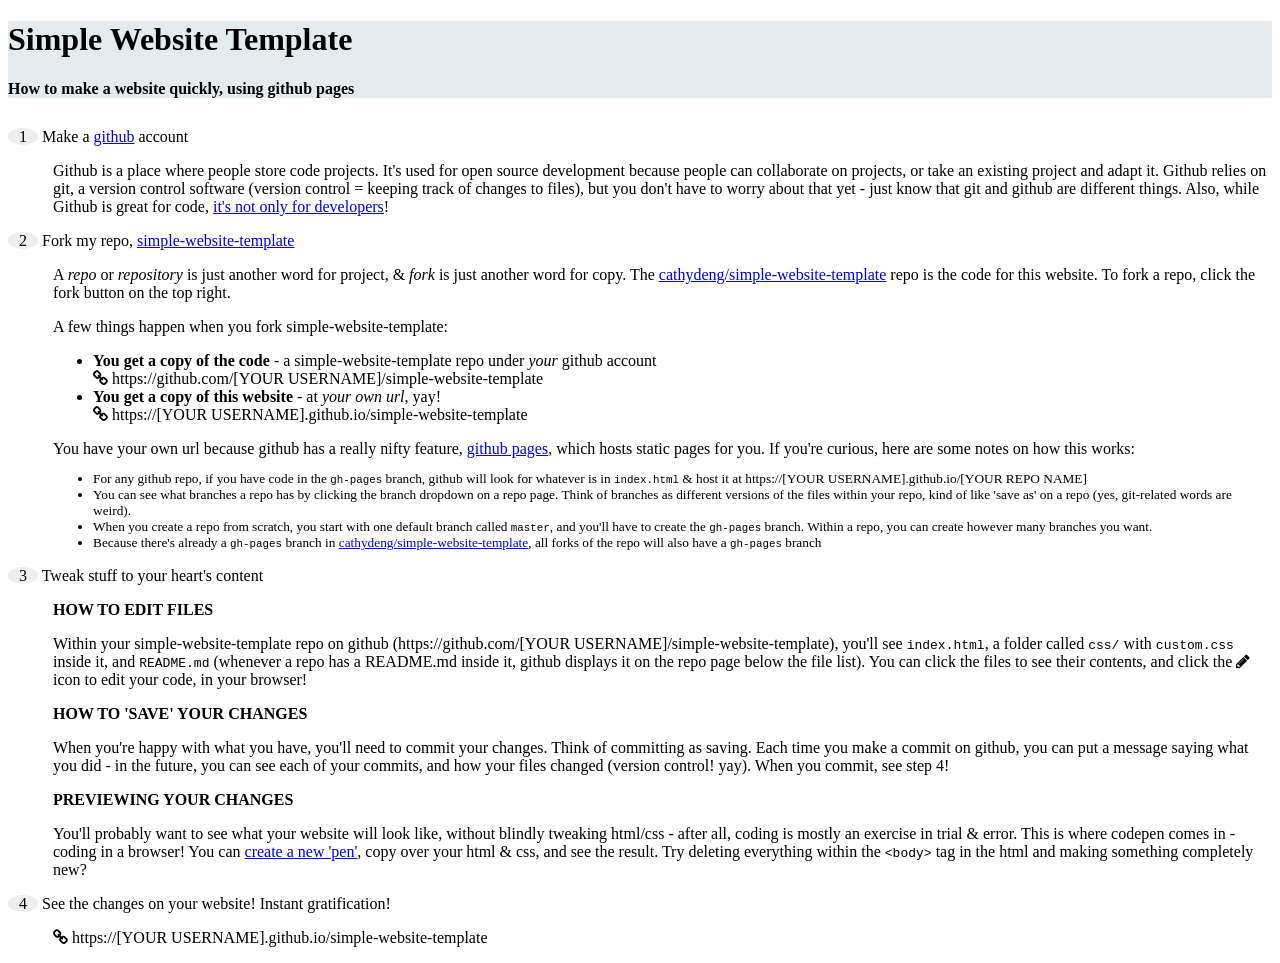
<file: index.html>
<!DOCTYPE html>
<html lang="en">
  <head>
    <meta charset="utf-8">
    <meta name="description" content="">
    <meta name="author" content="">

    <title>MY WEBSITE TITLE</title>

    <!--
    including font awesome - it is nifty for adding icons to your webpage
    see http://fortawesome.github.io/Font-Awesome/icons/
    -->
    <link href="http://maxcdn.bootstrapcdn.com/font-awesome/4.2.0/css/font-awesome.min.css" rel="stylesheet">

    <!-- 
    including bootstrap - it is nifty for pre-styled components
    see http://getbootstrap.com/components/ for components
    see https://bootswatch.com/ for other bootstrap themes
    -->
    <link href="https://bootswatch.com/yeti/bootstrap.min.css" rel="stylesheet">

    <!-- 
    including a custom stylesheet that you can edit - css/custom.css
    -->
    <link href="css/custom.css" rel="stylesheet">

  </head>

  <body>
    <div class="container-fluid colored-header">
        <div class="row">
          <div class="col-sm-12">
            <h1>Simple Website Template</h1>
            <h4>How to make a website quickly, using github pages</h4>
          </div>
        </div>
    </div>

    <div class="container">
      <div class="row">
        <div class="col-sm-12">

          <p class="h3 step">
            <span class="circle">1</span>
            Make a <a href="https://github.com/">github</a> account
          </p>
          <p class="step-detail">
            Github is a place where people store code projects. It's used for open source development because people can collaborate on projects, or take an existing project and adapt it. Github relies on git, a version control software (version control = keeping track of changes to files), but you don't have to worry about that yet - just know that git and github are different things. Also, while Github is great for code, <a href="http://readwrite.com/2013/11/08/seven-ways-to-use-github-that-arent-coding" target="blank">it's not only for developers</a>!
          </p>

          <p class="h3 step">
            <span class="circle">2</span>
            Fork my repo, <a href="https://github.com/cathydeng/simple-website-template" target="blank">simple-website-template</a>
          </p>
          <p class="step-detail">
            A <i>repo</i> or <i>repository</i> is just another word for project, & <i>fork</i> is just another word for copy. The <a href="https://github.com/cathydeng/simple-website-template" target="blank">cathydeng/simple-website-template</a> repo is the code for this website. To fork a repo, click the fork button on the top right.
          </p>
          <p class="step-detail">
            A few things happen when you fork simple-website-template:
          </p>
          <ul class="step-detail">
            <li>
              <strong>You get a copy of the code</strong> - a simple-website-template repo under <i>your</i> github account<br>
              <i class="fa fa-link"></i> https://github.com/[YOUR USERNAME]/simple-website-template
            </li>
            <li>
              <strong>You get a copy of this website</strong> - at <i>your own url</i>, yay!<br>
              <i class="fa fa-link"></i> https://[YOUR USERNAME].github.io/simple-website-template
            </li>
          </ul>
          <div class="well well-sm step-detail">
            You have your own url because github has a really nifty feature, <a href="https://pages.github.com/">github pages</a>, which hosts static pages for you. If you're curious, here are some notes on how this works:
            <small>
            <ul>
              <li>For any github repo, if you have code in the <code>gh-pages</code> branch, github will look for whatever is in <code>index.html</code> & host it at https://[YOUR USERNAME].github.io/[YOUR REPO NAME]</li>
              <li>You can see what branches a repo has by clicking the branch dropdown on a repo page. Think of branches as different versions of the files within your repo, kind of like 'save as' on a repo (yes, git-related words are weird).</li>
              <li>When you create a repo from scratch, you start with one default branch called <code>master</code>, and you'll have to create the <code>gh-pages</code> branch. Within a repo, you can create however many branches you want.</li>
              <li>Because there's already a <code>gh-pages</code> branch in <a href="https://github.com/cathydeng/simple-website-template" target="blank">cathydeng/simple-website-template</a>, all forks of the repo will also have a <code>gh-pages</code> branch</li>
            </ul></small>
          </div>

          <p class="h3 step">
            <span class="circle">3</span>
            Tweak stuff to your heart's content
          </p>
          <p class="step-detail"><strong>HOW TO EDIT FILES</strong></p>
          <p class="step-detail">
            Within your simple-website-template repo on github (https://github.com/[YOUR USERNAME]/simple-website-template), you'll see <code>index.html</code>, a folder called <code>css/</code> with <code>custom.css</code> inside it, and <code>README.md</code> (whenever a repo has a README.md inside it, github displays it on the repo page below the file list). You can click the files to see their contents, and click the <i class="fa fa-pencil"></i> icon to edit your code, in your browser!
          </p>
          <p class="step-detail"><strong>HOW TO 'SAVE' YOUR CHANGES</strong></p>
          <p class="step-detail">
            When you're happy with what you have, you'll need to commit your changes. Think of committing as saving. Each time you make a commit on github, you can put a message saying what you did - in the future, you can see each of your commits, and how your files changed (version control! yay). When you commit, see step 4!
          </p>
          <p class="step-detail"><strong>PREVIEWING YOUR CHANGES</strong></p>
          <p class="step-detail">
            You'll probably want to see what your website will look like, without blindly tweaking html/css - after all, coding is mostly an exercise in trial & error. This is where codepen comes in - coding in a browser! You can <a href="http://codepen.io/pen/" target="blank">create a new 'pen'</a>, copy over your html & css, and see the result. Try deleting everything within the <code>&lt;body&gt;</code> tag in the html and making something completely new?
          </p>

          <p class="h3 step">
            <span class="circle">4</span>
            See the changes on your website! Instant gratification!
          </p>
          <p class="step-detail">
            <i class="fa fa-link"></i> https://[YOUR USERNAME].github.io/simple-website-template</li>
          </p>
        </div>
      </div>
    </div>


  </body>

</html>
</file>
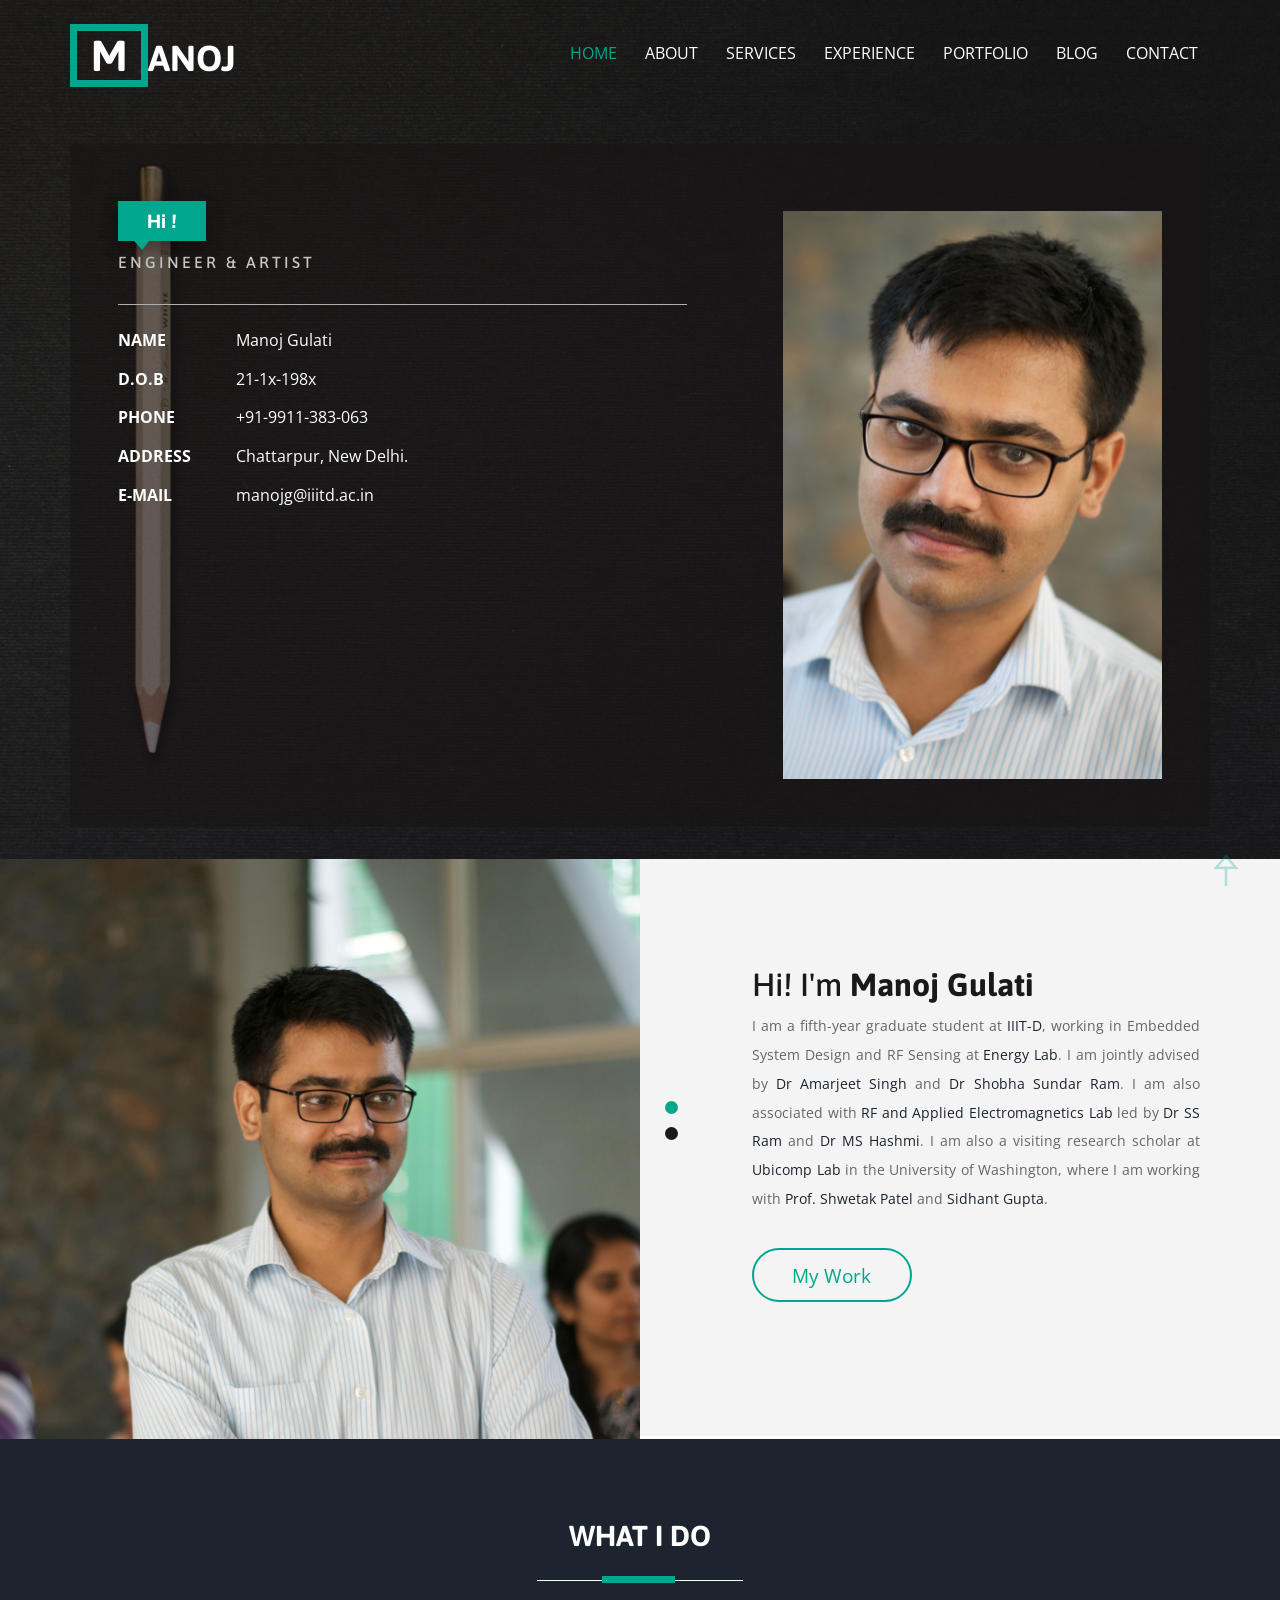
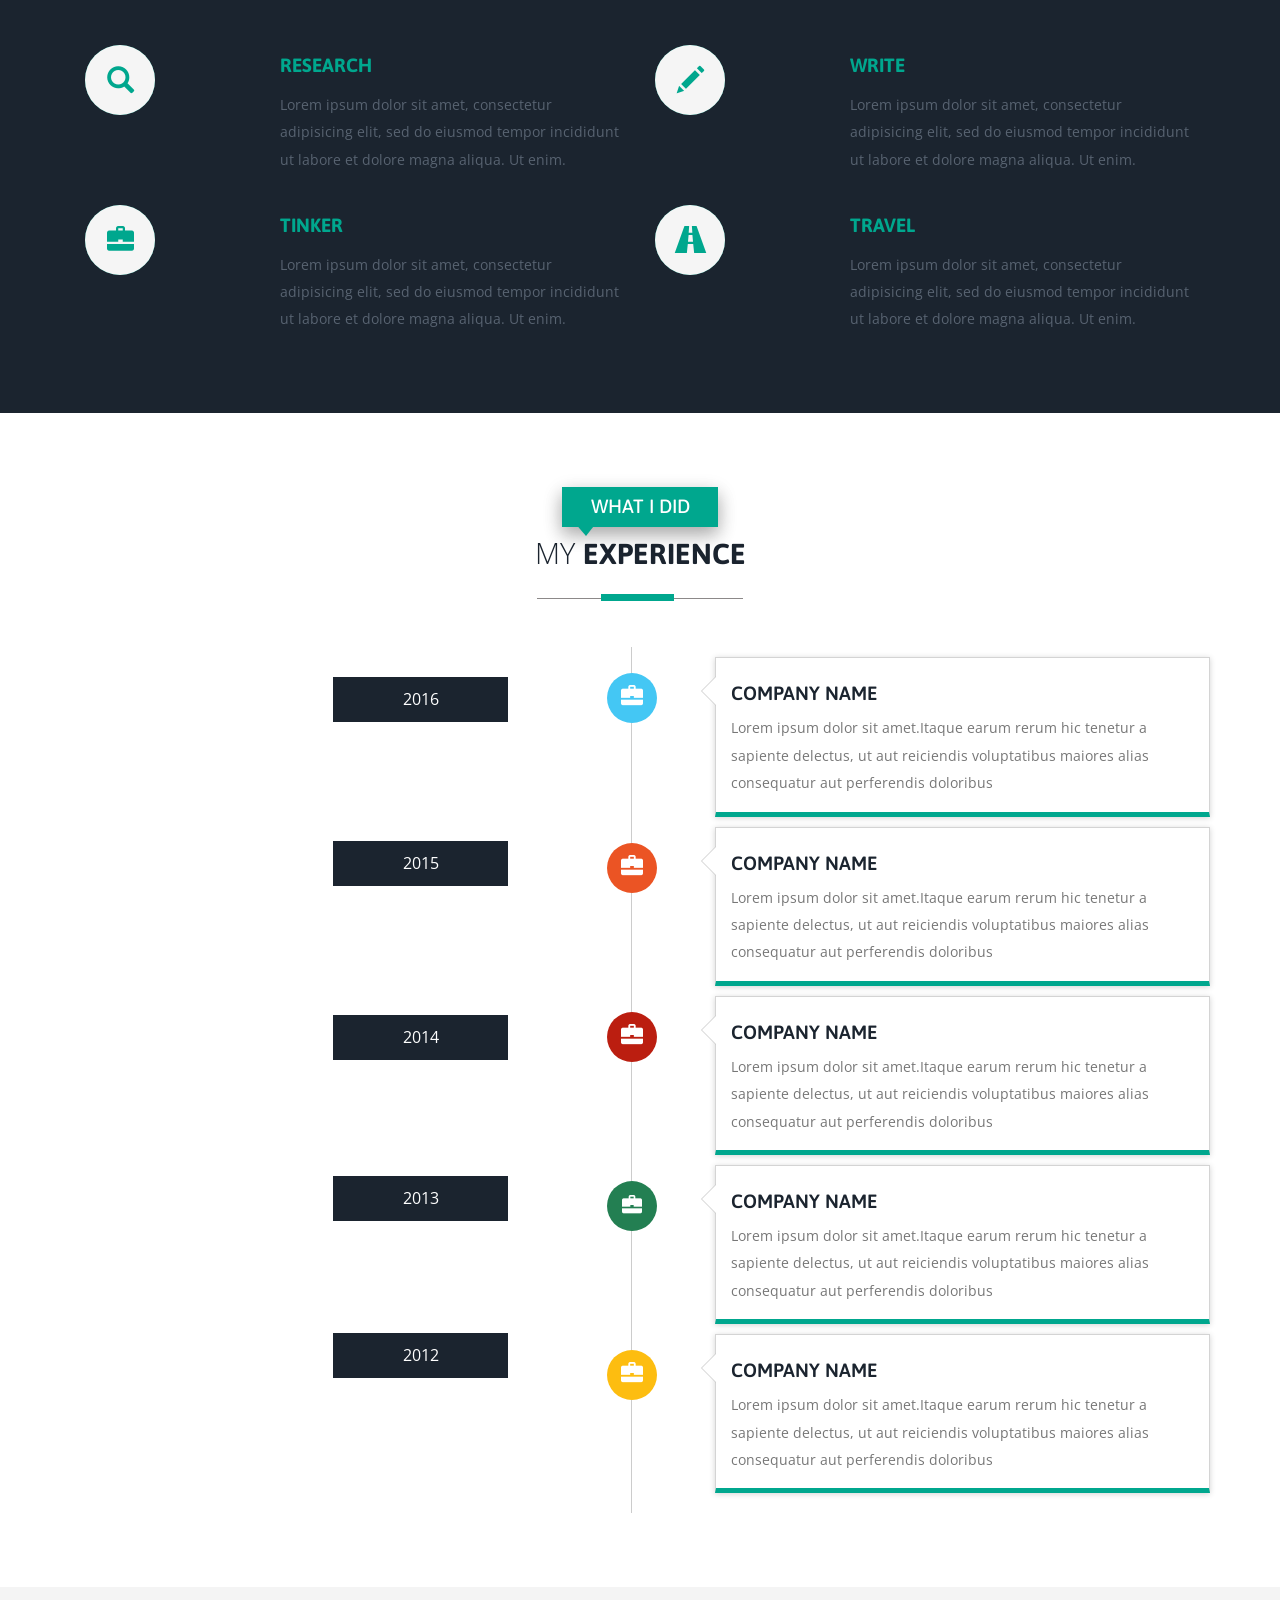
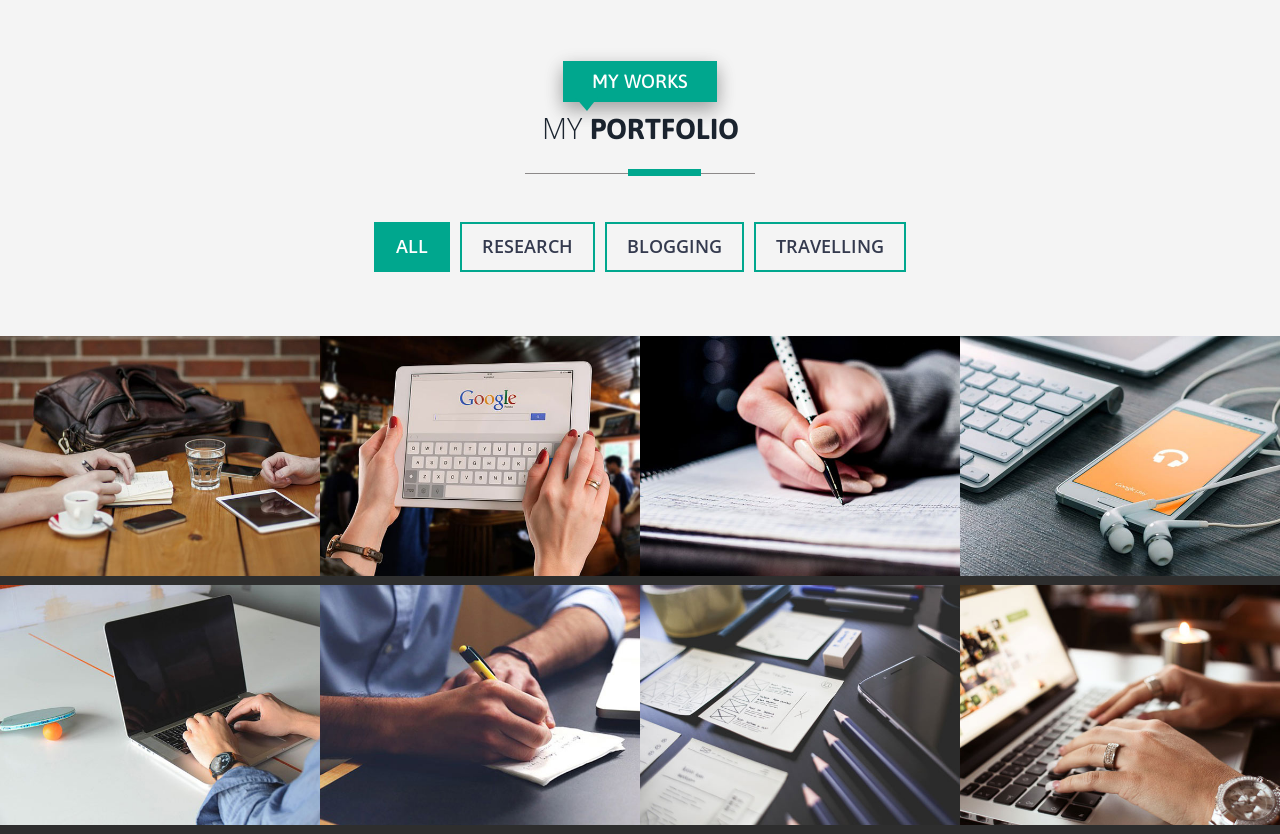
<file: OLD/index.html>
<!--
Author: W3layouts
Author URL: http://w3layouts.com
License: Creative Commons Attribution 3.0 Unported
License URL: http://creativecommons.org/licenses/by/3.0/
-->
<!DOCTYPE HTML>
<html>
<head>
<title>Manoj Gulati</title>
<link href="css/bootstrap.css" rel='stylesheet' type='text/css' />
<!-- jQuery (necessary for Bootstrap's JavaScript plugins) -->
<script src="js/jquery.min.js"></script>
<!-- Custom Theme files -->
<link href="css/style.css" rel='stylesheet' type='text/css' />
 <!-- Custom Theme files -->
 <meta name="viewport" content="width=device-width, initial-scale=1">
 <meta http-equiv="Content-Type" content="text/html; charset=utf-8" />
 <meta name="keywords" content="Preface Responsive web template, Bootstrap Web Templates, Flat Web Templates, Android Compatible web template, 
Smartphone Compatible web template, free webdesigns for Nokia, Samsung, LG, Sony Ericsson, Motorola web design" />
<!-- webfonts -->
	<link href='//fonts.googleapis.com/css?family=Asap:400,700,400italic' rel='stylesheet' type='text/css'>
	<link href='//fonts.googleapis.com/css?family=Open+Sans:400,300,600' rel='stylesheet' type='text/css'>
<!-- webfonts -->
 <!---- start-smoth-scrolling---->
<script type="text/javascript" src="js/move-top.js"></script>
<script type="text/javascript" src="js/easing.js"></script>
	<script type="text/javascript">
			jQuery(document).ready(function($) {
				$(".scroll").click(function(event){		
					event.preventDefault();
					$('html,body').animate({scrollTop:$(this.hash).offset().top},1000);
				});
			});
		</script>
 <!---- start-smoth-scrolling---->
</head>
	<body>
		<!-- container -->
			<!-- header -->
			<div id="home" class="header">
				<div class="container">
				<!-- top-hedader -->
				<div class="top-header">
					<!-- /logo -->
					<!--top-nav---->
					<div class="top-nav">
					<div class="navigation">
					<div class="logo">
						<h1><a href="index.html"><span>M</span>anoj</a></h1>
					</div>
					<div class="navigation-right">
						<span class="menu"><img src="images/menu.png" alt=" " /></span>
						<nav class="link-effect-3" id="link-effect-3">
							<ul class="nav1 nav nav-wil">
								<li class="active"><a data-hover="Home" href="index.html">Home</a></li>
								<li><a class="scroll" data-hover="About" href="#about">About</a></li>
								<li><a class="scroll" data-hover="Services" href="#services" >Services</a></li>
								<li><a class="scroll" data-hover="Experience" href="#work">Experience</a></li>
								<li><a class="scroll" data-hover="Portfolio" href="#port">Portfolio</a></li>
								<li><a class="scroll" data-hover="Blog" href="#blogs">Blog</a></li>
								<li><a class="scroll" data-hover="Contact" href="#contact">Contact</a></li>
							</ul>
						</nav>
							<!-- script-for-menu -->
								<script>
								   $( "span.menu" ).click(function() {
									 $( "ul.nav1" ).slideToggle( 300, function() {
									 // Animation complete.
									  });
									 });
								</script>
							<!-- /script-for-menu -->
					</div>
					<div class="clearfix"></div>
				</div>
				<!-- /top-hedader -->
				</div>
			<div class="banner-info">
				<div class="col-md-7 header-right">
					<h1>Hi !</h1>
					<h6>Engineer & Artist</h6>
					<ul class="address">
					
					<li>
							<ul class="address-text">
								<li><b>NAME</b></li>
								<li>Manoj Gulati</li>
							</ul>
						</li>
						<li>
							<ul class="address-text">
								<li><b>D.O.B</b></li>
								<li>21-1x-198x</li>
							</ul>
						</li>
						<li>
							<ul class="address-text">
								<li><b>PHONE </b></li>
								<li>+91-9911-383-063</li>
							</ul>
						</li>
						<li>
							<ul class="address-text">
								<li><b>ADDRESS </b></li>
								<li>Chattarpur, New Delhi.</li>
							</ul>
						</li>
						<li>
							<ul class="address-text">
								<li><b>E-MAIL </b></li>
								<li><a href="mailto:manojg@iiitd.ac.in"> manojg@iiitd.ac.in</a></li>
							</ul>
						</li>
						<!-- <li>
							<ul class="address-text">
								<li><b>WEBSITE </b></li>
								<li><a href="http://w3layouts.com">www.myresume.com</a></li>
							</ul>
						</li> -->
						
					</ul>
				</div>
				<div class="col-md-5 header-left">
					<img src="images/img1.jpg" alt="">
				</div>
				<div class="clearfix"> </div>
						
		      </div>
			</div>
		</div>
	</div>
			<!-- about -->
			<div id="about" class="about">
				<div class="col-md-6 about-left">
					<div id="owl-demo1" class="owl-carousel owl-carousel2">
					                <div class="item">
					                	<div class="about-left-grid">
											<h2>Hi! I'm <span>Manoj Gulati</span></h2>
											<p style="text-align:justify">I am a fifth-year graduate student at <a href="iiitd.ac.in">IIIT-D</a>, working in Embedded System Design and RF Sensing at <a href="energy.iiitd.edu.in">Energy Lab</a>. I am jointly advised by <a href="iitd.ac.in/~amarjeet">Dr Amarjeet Singh</a> and <a href="iiitd.ac.in/~shobha">Dr Shobha Sundar Ram</a>. I am also associated with <a href="https://sites.google.com/a/iiitd.ac.in/rfael/">RF and Applied Electromagnetics Lab</a> led by <a href="iitd.ac.in/~shobha">Dr SS Ram</a> and <a href="iitd.ac.in/~mshashmi">Dr MS Hashmi</a>.
											I am also a visiting research scholar at <a href="http://ubicomplab.cs.washington.edu/">Ubicomp Lab</a> in the University of Washington, where I am working with <a href="iitd.ac.in/~shwetak">Prof. Shwetak Patel</a> and <a href="sidhantgupta.com/about.html">Sidhant Gupta</a>.</p>
											<ul>
												<li><a class="a-btn-a scroll" href="#port">My Work</a></li>
											
											</ul>
										</div>
					                </div>
					                  <div class="item">
					                	<div class="about-left-grid">
											<h2>Background</h2>
											<p style="text-align:justify">Before joining IIIT, I have worked with <a href="hpesindia.com">Hewlett-Packard Educational services</a> (Noida),<a href="wifinitytech.com">WiFinity Tech</a> (Bangalore) and <a href="indrion.co.in">Indrion Technologies</a> (Bangalore) as Embedded Design Engineer in WSN for Smart Energy applications. I did B.Tech (Hons.) ECE in 2011 from <a href="mdurohtak.ac.in">Maharshi Dayanand University, Rohtak.</a>

If you want to know more about the kind of work I do, you can have a look at my CV (last updated in July 2015) <a href="https://manojgulati.files.wordpress.com/2015/08/manoj_gulati_cv_july15.pdf">here</a>.</p>
											<ul>
												<li><a class="a-btn-a scroll" href="#port">My Work</a></li>
												
											</ul>
										</div>
					                </div>
					                  <!-- <div class="item">
					                	<div class="about-left-grid">
											<h2>Hi! I'm <span>ROB LEE</span></h2>
											<p>Lorem ipsum dolor sit amet, consectetur adipisicing elit, sed do eiusmod tempor incididunt ut labore et dolore magna aliqua. Ut enim ad minim veniam, quis nostrud exercitation ullamco laboris nisi ut aliquip ex ea commodo consequat. Duis aute irure dolor in reprehenderit in voluptate velit esse cillum dolore eu fugiat nulla pariatur. Excepteur sint occaecat cupidatat non proident, sunt in culpa qui officia deserunt mollit anim id est laborum. Sed ut perspiciatis.</p>
											<ul>
												<li><a class="a-btn-a scroll" href="#port">My Work</a></li>
												<li><a class="a-btn-h scroll" href="#contact">Hire Me</a></li>
											</ul>
										</div>
					                </div> -->
					</div>
				</div>
				<div class="col-md-6 about-right">
					
				</div>
				<div class="clearfix"> </div>
							<link href="css/owl.carousel.css" rel="stylesheet">
							    <script src="js/owl.carousel.js"></script>
			<script>
				$(document).ready(function() {
					$("#owl-demo1").owlCarousel({
						items : 1,
						lazyLoad : false,
						autoPlay : true,
						navigation : false,
						navigationText :  false,
						pagination : true,
					});
				});
			</script>
			<!-- Feedback -->
			<script>
				$(document).ready(function() {
					$("#owl-demo3").owlCarousel({
						items : 1,
						lazyLoad : false,
						autoPlay : true,
						navigation : false,
						navigationText :  true,
						pagination :true,
					});
				});
			</script>
			</div>
			<!-- /about -->
			<!-- services -->
			<div id="services" class="services">
				<div class="container">
					<div class="service-head one text-center ">
						<!-- <h4>WHAT I DO</h4> -->
						<h3><span>WHAT I DO</span></h3>
						<span class="border two"></span>
					</div>
					<!-- services-grids -->
					<div class="wthree_about_right_grids w3l-agile">
				<div class="col-md-6 wthree_about_right_grid">
					<div class="col-xs-4 wthree_about_right_grid_left">
						<div class="hvr-rectangle-in">
							<i class="glyphicon glyphicon-search"></i>
						</div>
					</div>
					<div class="col-xs-8 wthree_about_right_grid_right">
						<h4>Research</h4>
						<p>Lorem ipsum dolor sit amet, consectetur adipisicing elit, sed do eiusmod tempor incididunt ut labore et dolore magna aliqua. Ut enim.</p>
					</div>
					<div class="clearfix"> </div>
				</div>
				<div class="col-md-6 wthree_about_right_grid">
					<div class="col-xs-4 wthree_about_right_grid_left">
						<div class="hvr-rectangle-in">
							<i class="glyphicon glyphicon-pencil"></i>
						</div>
					</div>
					<div class="col-xs-8 wthree_about_right_grid_right">
						<h4>Write</h4>
						<p>Lorem ipsum dolor sit amet, consectetur adipisicing elit, sed do eiusmod tempor incididunt ut labore et dolore magna aliqua. Ut enim.</p>
					</div>
					<div class="clearfix"> </div>
				</div>
				<div class="col-md-6 wthree_about_right_grid">
					<div class="col-xs-4 wthree_about_right_grid_left">
						<div class="hvr-rectangle-in">
							<i class="glyphicon glyphicon-briefcase"></i>
						</div>
					</div>
					<div class="col-xs-8 wthree_about_right_grid_right">
						<h4>Tinker</h4>
						<p>Lorem ipsum dolor sit amet, consectetur adipisicing elit, sed do eiusmod tempor incididunt ut labore et dolore magna aliqua. Ut enim.</p>
					</div>
					<div class="clearfix"> </div>
				</div>
				<div class="col-md-6 wthree_about_right_grid">
					<div class="col-xs-4 wthree_about_right_grid_left">
						<div class="hvr-rectangle-in">
							<i class="glyphicon glyphicon-road"></i>
						</div>
					</div>
					<div class="col-xs-8 wthree_about_right_grid_right">
						<h4>Travel</h4>
						<p>Lorem ipsum dolor sit amet, consectetur adipisicing elit, sed do eiusmod tempor incididunt ut labore et dolore magna aliqua. Ut enim.</p>
					</div>
					<div class="clearfix"> </div>
				</div>
				<div class="clearfix"> </div>
			</div>

					<!-- services-grids -->
				</div>
			</div>
			<!-- services -->
			<!--work-experience-->
	<div id="work" class="work">
		<div class="container">
			<div class="service-head text-center">
						<h4>WHAT I DID</h4>
						<h3>MY <span>EXPERIENCE</span></h3>
						<span class="border one"></span>
					</div>
					<div class="time-main w3l-agile">
							<div class="col-md-6 year-info">
							   <ul class="year">
								   <li>2016</li>
								   <li>2015</li>
								   <li>2014</li>
								   <li>2013</li>
								   <li>2012</li>
								   <div class="clearfix"></div>
								</ul>
							</div> 
					                        <ul class="col-md-6 timeline">
																<li>
																  <div class="timeline-badge info"><i class="glyphicon glyphicon-briefcase"></i></div>
																  <div class="timeline-panel">
																	<div class="timeline-heading">
																	  <h4 class="timeline-title">COMPANY NAME</h4>
																	</div>
																	<div class="timeline-body">
																	  <p>Lorem ipsum dolor sit amet.Itaque earum rerum hic tenetur a sapiente delectus, ut aut reiciendis voluptatibus maiores alias consequatur aut perferendis doloribus </p>
																	</div>
																  </div>
																</li>
																
																<li>
																  <div class="timeline-badge primary"><i class="glyphicon glyphicon-briefcase"></i></div>
																  <div class="timeline-panel">
																	<div class="timeline-heading">
																	  <h4 class="timeline-title">COMPANY NAME</h4>
																	</div>
																	<div class="timeline-body">
																	  <p>Lorem ipsum dolor sit amet.Itaque earum rerum hic tenetur a sapiente delectus, ut aut reiciendis voluptatibus maiores alias consequatur aut perferendis doloribus </p>
																	</div>
																  </div>
																</li>
																
																
																
																<li>
																  <div class="timeline-badge danger"><i class="glyphicon glyphicon-briefcase"></i></div>
																  <div class="timeline-panel">
																	<div class="timeline-heading">
																	  <h4 class="timeline-title">COMPANY NAME</h4>
																	</div>
																	<div class="timeline-body">
																	  <p>Lorem ipsum dolor sit amet.Itaque earum rerum hic tenetur a sapiente delectus, ut aut reiciendis voluptatibus maiores alias consequatur aut perferendis doloribus </p>
																	</div>
																  </div>
																</li>
																
																<li>
																  <div class="timeline-badge success"><i class="glyphicon glyphicon-briefcase"></i></div>
																  <div class="timeline-panel">
																	<div class="timeline-heading">
																	  <h4 class="timeline-title">COMPANY NAME</h4>
																	</div>
																	<div class="timeline-body">
																	  <p>Lorem ipsum dolor sit amet.Itaque earum rerum hic tenetur a sapiente delectus, ut aut reiciendis voluptatibus maiores alias consequatur aut perferendis doloribus </p>
																	</div>
																  </div>
																</li>
																<li>
																  <div class="timeline-badge pass"><i class="glyphicon glyphicon-briefcase"></i></div>
																  <div class="timeline-panel">
																	<div class="timeline-heading">
																	  <h4 class="timeline-title">COMPANY NAME</h4>
																	</div>
																	<div class="timeline-body">
																	  <p>Lorem ipsum dolor sit amet.Itaque earum rerum hic tenetur a sapiente delectus, ut aut reiciendis voluptatibus maiores alias consequatur aut perferendis doloribus </p>
																	</div>
																  </div>
																</li>
															</ul>
								<div class="clearfix"></div>
								</div>
						</div>
				</div>
	<!--//work-experience-->

		<!-- portfolio -->
<div class="portfolio" id="port">
				<div class="service-head text-center">
						<h4>MY WORKS</h4>
						<h3>MY <span>PORTFOLIO</span></h3>
						<span class="border"></span>
					</div>
			<div class="portfolio-grids">
				<script src="js/easyResponsiveTabs.js" type="text/javascript"></script>
				<script type="text/javascript">
									$(document).ready(function () {
										$('#horizontalTab').easyResponsiveTabs({
											type: 'default', //Types: default, vertical, accordion           
											width: 'auto', //auto or any width like 600px
											fit: true   // 100% fit in a container
										});
									});
									
				</script>
				<div class="sap_tabs">
					<div id="horizontalTab" style="display: block; width: 100%; margin: 0px;">
						<ul class="resp-tabs-list">
							<li class="resp-tab-item" aria-controls="tab_item-0" role="tab"><span>ALL</span></li> 
							<li class="resp-tab-item" aria-controls="tab_item-1" role="tab"><span>RESEARCH</span></li> 
							<li class="resp-tab-item" aria-controls="tab_item-2" role="tab"><span>BLOGGING</span></li> 				
							<li class="resp-tab-item" aria-controls="tab_item-3" role="tab"><span>TRAVELLING</span></li> 
						</ul>				  	 
						<div class="resp-tabs-container">
							<div class="tab-1 resp-tab-content" aria-labelledby="tab_item-0">
								<div class="col-md-3 team-gd ">
									
										<a href="#portfolioModal1" class="portfolio-link b-link-diagonal b-animate-go" data-toggle="modal"><img src="images/pic4.jpg" alt="">
										
										</a>
									
								</div>
								<div class="col-md-3 team-gd ">
									
										<a href="#portfolioModal3" class="portfolio-link b-link-diagonal b-animate-go" data-toggle="modal"><img src="images/pic5.jpg" alt="">
										
										</a>
									
								</div>
								<div class="col-md-3 team-gd ">
									
										<a href="#portfolioModal2" class="portfolio-link b-link-diagonal b-animate-go" data-toggle="modal"><img src="images/pic9.jpg" alt="">
										
										</a>
									
								</div>
								<div class="col-md-3 team-gd ">
								
										<a href="#portfolioModal4" class="portfolio-link b-link-diagonal b-animate-go" data-toggle="modal"><img src="images/pic6.jpg" alt="">
										
										</a>
									
								</div>
								<div class="col-md-3 team-gd yes_marg ">
									
										<a href="#portfolioModal5" class="portfolio-link b-link-diagonal b-animate-go" data-toggle="modal"><img src="images/pic10.jpg" alt="">
										
										</a>
									
								</div>
								<div class="col-md-3 team-gd yes_marg ">
									
										<a href="#portfolioModal6" class="portfolio-link b-link-diagonal b-animate-go" data-toggle="modal"><img src="images/pic11.jpg" alt="">
										
										</a>
									
								</div>
								<div class="col-md-3 team-gd yes_marg ">
									
										<a href="#portfolioModal7" class="portfolio-link b-link-diagonal b-animate-go" data-toggle="modal"><img src="images/pic13.jpg" alt="">
										
										</a>
								
								</div>
								<div class="col-md-3 team-gd yes_marg ">
									
										<a href="#portfolioModal8" class="portfolio-link b-link-diagonal b-animate-go" data-toggle="modal"><img src="images/pic14.jpg" alt="">
										
										</a>
									
								</div>
								<div class="clearfix"></div>
							</div>
							<div class="tab-1 resp-tab-content" aria-labelledby="tab_item-1">
								<div class="col-md-3 team-gd ">
									<div class="thumb">
										<a href="#portfolioModal5" class="portfolio-link b-link-diagonal b-animate-go" data-toggle="modal"><img src="images/pic10.jpg" alt="">
										
										</a>
									</div>
								</div>
								<div class="col-md-3 team-gd  ">
									<div class="thumb">
										<a href="#portfolioModal6" class="portfolio-link b-link-diagonal b-animate-go" data-toggle="modal"><img src="images/pic11.jpg" alt="">
										
										</a>
									</div>
								</div>
								<div class="col-md-3 team-gd ">
									
										<a href="#portfolioModal7" class="portfolio-link b-link-diagonal b-animate-go" data-toggle="modal"><img src="images/pic13.jpg" alt="">
										
										</a>
									
								</div>
								<div class="clearfix"></div>
							</div>
							<div class="tab-1 resp-tab-content" aria-labelledby="tab_item-2">
								<div class="col-md-3 team-gd ">
									
										<a href="#portfolioModal2" class="portfolio-link b-link-diagonal b-animate-go" data-toggle="modal"><img src="images/pic9.jpg" alt="">
										
										</a>
								
								</div>
								<div class="col-md-3 team-gd ">
									
										<a href="#portfolioModal4" class="portfolio-link b-link-diagonal b-animate-go" data-toggle="modal"><img src="images/pic6.jpg" alt="">
										
										</a>
									
								</div>
								<div class="col-md-3 team-gd">
									
										<a href="#portfolioModal5" class="portfolio-link b-link-diagonal b-animate-go" data-toggle="modal"><img src="images/pic10.jpg" alt="">
										
										</a>
									
								</div>
								<div class="col-md-3 team-gd">
									
										<a href="#portfolioModal6" class="portfolio-link b-link-diagonal b-animate-go" data-toggle="modal"><img src="images/pic11.jpg" alt="">
									
										</a>
									
								</div>
								<div class="clearfix"></div>
							</div>
								<div class="tab-1 resp-tab-content" aria-labelledby="tab_item-3">
								<div class="col-md-3 team-gd ">
									
										<a href="#portfolioModal5" class="portfolio-link b-link-diagonal b-animate-go" data-toggle="modal"><img src="images/pic10.jpg" alt="">
										
										</a>
									
								</div>
								<div class="col-md-3 team-gd">
									
										<a href="#portfolioModal6" class="portfolio-link b-link-diagonal b-animate-go" data-toggle="modal"><img src="images/pic11.jpg" alt="">
										
										</a>
									
								</div>
								<div class="col-md-3 team-gd ">
									
										<a href="#portfolioModal7" class="portfolio-link b-link-diagonal b-animate-go" data-toggle="modal"><img src="images/pic13.jpg" alt="">
										
										</a>
									
								</div>
								<div class="clearfix"></div>
							</div>
						</div>
					</div>
				</div>
			</div>
	</div>
	<!-- //portfolio -->
<!--  top-grids -->
	<!-- 			<div class="blog" id="blogs">
					<div class="container">
						<div class="service-head text-center">
						<h4>BLOGS</h4>
						<h3>MY <span>BLOGS</span></h3>
						<span class="border one"></span>
					</div>
					   <div class="news-grid w3l-agile">
					    <div class="col-md-6 news-img">
						  <a href="#" data-toggle="modal" data-target="#myModal1"> <img src="images/b1.jpg" alt=" " class="img-responsive"></a>
						 
						</div>
					    <div class="col-md-6 news-text">
						   <h3> <a href="#" data-toggle="modal" data-target="#myModal1">HERE GOES AN AWESOME BLOG TITLE</a></h3>
							<ul class="news">
								<li><i class="glyphicon glyphicon-user"></i> <a href="#">Admin</a></li>
								<li><i class="glyphicon glyphicon-comment"></i> <a href="#">2 Comments</a></li>
								<li><i class="glyphicon glyphicon-heart"></i> <a href="#">50 Likes</a></li>
								<li><i class="glyphicon glyphicon-tags"></i> <a href="#">3 Tags</a></li>
							</ul>
							<p>Itaque earum rerum hic tenetur a sapiente delectus, ut aut reiciendis voluptatibus maiores alias consequatur aut perferendis doloribus asperiores repellat. Neque porro quisquam est, qui dolorem ipsum quia dolor sit amet.</p>
							<a href="#" data-toggle="modal" data-target="#myModal1" class="read hvr-shutter-in-horizontal">Read More</a>
					
						</div>
		
						<div class="clearfix"></div>
					 </div>
					  <div class="news-grid">

					    <div class="col-md-6 news-text two">
						   <h3> <a href="#" data-toggle="modal" data-target="#myModal1">HERE GOES AN AWESOME BLOG TITLE</a></h3>
							<ul class="news">
								<li><i class="glyphicon glyphicon-user"></i> <a href="#">Admin</a></li>
								<li><i class="glyphicon glyphicon-comment"></i> <a href="#">2 Comments</a></li>
								<li><i class="glyphicon glyphicon-heart"></i> <a href="#">50 Likes</a></li>
								<li><i class="glyphicon glyphicon-tags"></i> <a href="#">3 Tags</a></li>
							</ul>
							<p>Itaque earum rerum hic tenetur a sapiente delectus, ut aut reiciendis voluptatibus maiores alias consequatur aut perferendis doloribus asperiores repellat. Neque porro quisquam est, qui dolorem ipsum quia dolor sit amet.</p>
								<a href="#" data-toggle="modal" data-target="#myModal1" class="read hvr-shutter-in-horizontal">Read More</a>
					
						</div>
						<div class="col-md-6 news-img two">
						   <a href="#" data-toggle="modal" data-target="#myModal1"> <img src="images/b2.jpg" alt=" " class="img-responsive"></a>
						 
						</div>
						<div class="clearfix"></div>
					 </div>
					  <div class="news-grid">
					    <div class="col-md-6 news-img">
						  <a href="#" data-toggle="modal" data-target="#myModal1"> <img src="images/b3.jpg" alt=" " class="img-responsive"></a>
						 
						</div>
					    <div class="col-md-6 news-text">
						   <h3> <a href="#" data-toggle="modal" data-target="#myModal1">HERE GOES AN AWESOME BLOG TITLE</a></h3>
							<ul class="news">
								<li><i class="glyphicon glyphicon-user"></i> <a href="#">Admin</a></li>
								<li><i class="glyphicon glyphicon-comment"></i> <a href="#">2 Comments</a></li>
								<li><i class="glyphicon glyphicon-heart"></i> <a href="#">50 Likes</a></li>
								<li><i class="glyphicon glyphicon-tags"></i> <a href="#">3 Tags</a></li>
							</ul>
							<p>Itaque earum rerum hic tenetur a sapiente delectus, ut aut reiciendis voluptatibus maiores alias consequatur aut perferendis doloribus asperiores repellat. Neque porro quisquam est, qui dolorem ipsum quia dolor sit amet.</p>
							<a href="#" data-toggle="modal" data-target="#myModal1" class="read hvr-shutter-in-horizontal">Read More</a>
					
						</div>
		
						<div class="clearfix"></div>
					 </div>
					</div>
				</div>
				 top-grids -->
	<!-- /blog-pop-->
			<div class="modal ab fade" id="myModal1" tabindex="-1" role="dialog" aria-labelledby="myModalLabel">
				<div class="modal-dialog about" role="document">
					<div class="modal-content about">
						<div class="modal-header">
							<button type="button" class="close ab" data-dismiss="modal" aria-label="Close"><span aria-hidden="true">&times;</span></button>						
						</div>
						<div class="modal-body about">
								<div class="about">
									
									  <div class="about-inner">
									   
									      <img src="images/b3.jpg" alt="about"/>
										     <h4 class="tittle">A Fews words about us</h4>
										   <p>Lorem ipsum dolor sit amet Integer gravida,Lorem ipsum dolor sit amet Integer gravida velit,Ming sits in the corner the whole day. She's into crochet. quis dolor tristiqumsan.Mirum est notare quam littera gothica, quam nunc putamus parum claram, anteposuerit litterarum formas humanitatis per seacula quarta decima et quinta decima. velit quis dolor tristiqumsan.</p>
										    <p>Lorem ipsum dolor sit amet. Integer gravida velit quis dolor tristiqumsan.anteposuerit litterarum formas humanitatis per seacula amet Integer gravida velit. </p>
									  </div>
												
								</div>
						</div>
					</div>
				</div>
			</div>
			<!-- //blog-pop-->
			<!-- /header -->
<!-- <div class="footer" id="contact">
	<div class="container">
	<div class="service-head one text-center">
						<h4>CONTACT ME</h4>
						<h3>GET <span>IN TOUCH WITH ME</span></h3>
						<span class="border two"></span>
					</div>
		<div class="mail_us">
			 <div class="col-md-6 mail_left">
				<div class="contact-grid1-left">
					<div class="contact-grid1-left1"> -->
						<!-- <span class="glyphicon glyphicon-envelope" aria-hidden="true"></span>
						<h4>Contact By Email</h4>
						<ul>
							<li>Mail1: <a href="mailto:info@example.com">info@example1.com</a></li>
							<li>Mail2: <a href="mailto:info@example.com">info@example2.com</a></li>
						</ul>
					 </div> -->
				<!-- </div> -->
					<!-- <div class="contact-grid1-left">
						<div class="contact-grid1-left1">
							<span class="glyphicon glyphicon-earphone" aria-hidden="true"></span>
							<h4>Contact By Phone</h4>
							<ul>
								<li>Phone: +0000 123 312</li>
								<li>Fax: +123 312</li>
							</ul> -->
						<!-- </div>
					</div> -->
					<!-- <div class="contact-grid1-left">
						<div class="contact-grid1-left1">
							<span class="glyphicon glyphicon-home" aria-hidden="true"></span>
							<h4>Looking For Address</h4>
							<ul>
								<li>Address: General Pvt 66, Dong Da</li>
								<li>Hanoi, Vietnam.</li>
							</ul> -->
				<!-- 		</div>
					</div>
				<div class="clearfix"> </div>
			</div> -->
			<!-- <div class="col-md-6 mail_right">
				<form action="#" method="post">
					<input type="text" name="Name" value="Name" onfocus="this.value = '';" onblur="if (this.value == '') {this.value = 'Nam --><!-- e';}" required="">
					<input type="email" name="Email" value="Email" onfocus="this.value = '';" onblur="if (this.value == '') {this.value = 'Email';}" required="">
					<input type="text" name="Mobile number" value="Mobile number" onfocus="this.value = '';" onblur="if (this.value == '') {this.value = 'Mobile number';}" required="">
					<textarea name="Message..." onfocus="this.value = '';" onblur="if (this.value == '') {this.value = 'Message...';}" required="">Message...</textarea>
					<input type="submit" value="Send">
					
				</form>
			</div>
			<div class="clearfix"></div> -->
		<!-- </div>
		<div class="copy_right text-center">
			<p>&copy; 2016 Preface . All rights reserved | Design by <a href="http://w3layouts.com/" target="_blank">W3layouts.</a></p>
			 <ul class="social-icons two">
							<li><a href="#"> </a></li>
							<li><a href="#" class="fb"> </a></li>
							<li><a href="#" class="in"> </a></li>
							<li><a href="#" class="dott"> </a></li>
						</ul>
		</div>
	</div> -->
</div> 
			<!-- //footer -->
		<!-- /container -->
		<div class="portfolio-modal modal fade slideanim" id="portfolioModal1" tabindex="-1" role="dialog" aria-hidden="true">
    <div class="modal-content port-modal">
        <div class="close-modal" data-dismiss="modal">
            <div class="lr">
                <div class="rl"></div>
            </div>
        </div>
        <div class="container">
			<div class="row">
                <div class="col-lg-8 col-lg-offset-2 text-center">
                    <div class="modal-body">
						<h3>Image-Title</h3>
                        <img src="images/pic4.jpg" class="img-responsive img-centered" alt="">
                        <p>Lorem Ipsum is simply dummy text of the printing and typesetting industry. Lorem Ipsum has been the industry's standard dummy text ever since the 1500s, when an unknown printer took a galley of type and scrambled it to make a type specimen book.</p>
                    </div>
                </div>
            </div>
        </div>
    </div>
</div>
<div class="portfolio-modal modal fade slideanim" id="portfolioModal2" tabindex="-1" role="dialog" aria-hidden="true">
    <div class="modal-content port-modal">
        <div class="close-modal" data-dismiss="modal">
            <div class="lr">
                <div class="rl"></div>
            </div>
        </div>
        <div class="container">
			<div class="row">
                <div class="col-lg-8 col-lg-offset-2 text-center">
                    <div class="modal-body">
						<h3>Image-Title</h3>
                        <img src="images/pic9.jpg" class="img-responsive img-centered" alt="">
                        <p>Lorem Ipsum is simply dummy text of the printing and typesetting industry. Lorem Ipsum has been the industry's standard dummy text ever since the 1500s, when an unknown printer took a galley of type and scrambled it to make a type specimen book.</p>
                    </div>
                </div>
            </div>
        </div>
    </div>
</div>
<div class="portfolio-modal modal fade slideanim" id="portfolioModal3" tabindex="-1" role="dialog" aria-hidden="true">
    <div class="modal-content port-modal">
        <div class="close-modal" data-dismiss="modal">
            <div class="lr">
                <div class="rl"></div>
            </div>
        </div>
        <div class="container">
			<div class="row">
                <div class="col-lg-8 col-lg-offset-2 text-center">
                    <div class="modal-body">
						<h3>Image-Title</h3>
                        <img src="images/pic5.jpg" class="img-responsive img-centered" alt="">
                        <p>Lorem Ipsum is simply dummy text of the printing and typesetting industry. Lorem Ipsum has been the industry's standard dummy text ever since the 1500s, when an unknown printer took a galley of type and scrambled it to make a type specimen book.</p>
                    </div>
                </div>
            </div>
        </div>
    </div>
</div>
<div class="portfolio-modal modal fade slideanim" id="portfolioModal4" tabindex="-1" role="dialog" aria-hidden="true">
    <div class="modal-content port-modal">
        <div class="close-modal" data-dismiss="modal">
            <div class="lr">
                <div class="rl"></div>
            </div>
        </div>
        <div class="container">
			<div class="row">
                <div class="col-lg-8 col-lg-offset-2 text-center">
                    <div class="modal-body">
						<h3>Image-Title</h3>
                        <img src="images/pic6.jpg" class="img-responsive img-centered" alt="">
                        <p>Lorem Ipsum is simply dummy text of the printing and typesetting industry. Lorem Ipsum has been the industry's standard dummy text ever since the 1500s, when an unknown printer took a galley of type and scrambled it to make a type specimen book.</p>
                    </div>
                </div>
            </div>
        </div>
    </div>
</div>
<div class="portfolio-modal modal fade slideanim" id="portfolioModal5" tabindex="-1" role="dialog" aria-hidden="true">
    <div class="modal-content port-modal">
        <div class="close-modal" data-dismiss="modal">
            <div class="lr">
                <div class="rl"></div>
            </div>
        </div>
        <div class="container">
			<div class="row">
                <div class="col-lg-8 col-lg-offset-2 text-center">
                    <div class="modal-body">
						<h3>Image-Title</h3>
                        <img src="images/pic10.jpg" class="img-responsive img-centered" alt="">
                        <p>Lorem Ipsum is simply dummy text of the printing and typesetting industry. Lorem Ipsum has been the industry's standard dummy text ever since the 1500s, when an unknown printer took a galley of type and scrambled it to make a type specimen book.</p>
                    </div>
                </div>
            </div>
        </div>
    </div>
</div>
<div class="portfolio-modal modal fade slideanim" id="portfolioModal6" tabindex="-1" role="dialog" aria-hidden="true">
    <div class="modal-content port-modal">
        <div class="close-modal" data-dismiss="modal">
            <div class="lr">
                <div class="rl"></div>
            </div>
        </div>
        <div class="container">
			<div class="row">
                <div class="col-lg-8 col-lg-offset-2 text-center">
                    <div class="modal-body">
						<h3>Image-Title</h3>
                        <img src="images/pic11.jpg" class="img-responsive img-centered" alt="">
                        <p>Lorem Ipsum is simply dummy text of the printing and typesetting industry. Lorem Ipsum has been the industry's standard dummy text ever since the 1500s, when an unknown printer took a galley of type and scrambled it to make a type specimen book.</p>
                    </div>
                </div>
            </div>
        </div>
    </div>
</div>
<div class="portfolio-modal modal fade slideanim" id="portfolioModal7" tabindex="-1" role="dialog" aria-hidden="true">
    <div class="modal-content port-modal">
        <div class="close-modal" data-dismiss="modal">
            <div class="lr">
                <div class="rl"></div>
            </div>
        </div>
        <div class="container">
			<div class="row">
                <div class="col-lg-8 col-lg-offset-2 text-center">
                    <div class="modal-body">
						<h3>Image-Title</h3>
                        <img src="images/pic13.jpg" class="img-responsive img-centered" alt="">
                        <p>Lorem Ipsum is simply dummy text of the printing and typesetting industry. Lorem Ipsum has been the industry's standard dummy text ever since the 1500s, when an unknown printer took a galley of type and scrambled it to make a type specimen book.</p>
                    </div>
                </div>
            </div>
        </div>
    </div>
</div>
<div class="portfolio-modal modal fade slideanim" id="portfolioModal8" tabindex="-1" role="dialog" aria-hidden="true">
    <div class="modal-content port-modal">
        <div class="close-modal" data-dismiss="modal">
            <div class="lr">
                <div class="rl"></div>
            </div>
        </div>
        <div class="container">
			<div class="row">
                <div class="col-lg-8 col-lg-offset-2 text-center">
                    <div class="modal-body">
						<h3>Image-Title</h3>
                        <img src="images/pic14.jpg" class="img-responsive img-centered" alt="">
                        <p>Lorem Ipsum is simply dummy text of the printing and typesetting industry. Lorem Ipsum has been the industry's standard dummy text ever since the 1500s, when an unknown printer took a galley of type and scrambled it to make a type specimen book.</p>
                    </div>
                </div>
            </div>
        </div>
    </div>
</div>
<div class="portfolio-modal modal fade slideanim" id="portfolioModal9" tabindex="-1" role="dialog" aria-hidden="true">
    <div class="modal-content port-modal">
        <div class="close-modal" data-dismiss="modal">
            <div class="lr">
                <div class="rl"></div>
            </div>
        </div>
        <div class="container">
			<div class="row">
                <div class="col-lg-8 col-lg-offset-2 text-center">
                    <div class="modal-body">
                        <img src="images/pic1.jpg" class="img-responsive img-centered" alt="">
                    </div>
                </div>
            </div>
        </div>
    </div>
</div>
<a href="#home" id="toTop" style="display: block;"> <span id="toTopHover" style="opacity: 1;"> </span></a>
	<!--start-smooth-scrolling-->
						<script type="text/javascript">
									$(document).ready(function() {
										/*
										var defaults = {
								  			containerID: 'toTop', // fading element id
											containerHoverID: 'toTopHover', // fading element hover id
											scrollSpeed: 1200,
											easingType: 'linear' 
								 		};
										*/
										
										$().UItoTop({ easingType: 'easeOutQuart' });
										
									});
								</script>
								<!--end-smooth-scrolling-->
<!-- //for bootstrap working -->
	<script src="js/bootstrap.js"></script>
	

	</body>
</html>
</file>
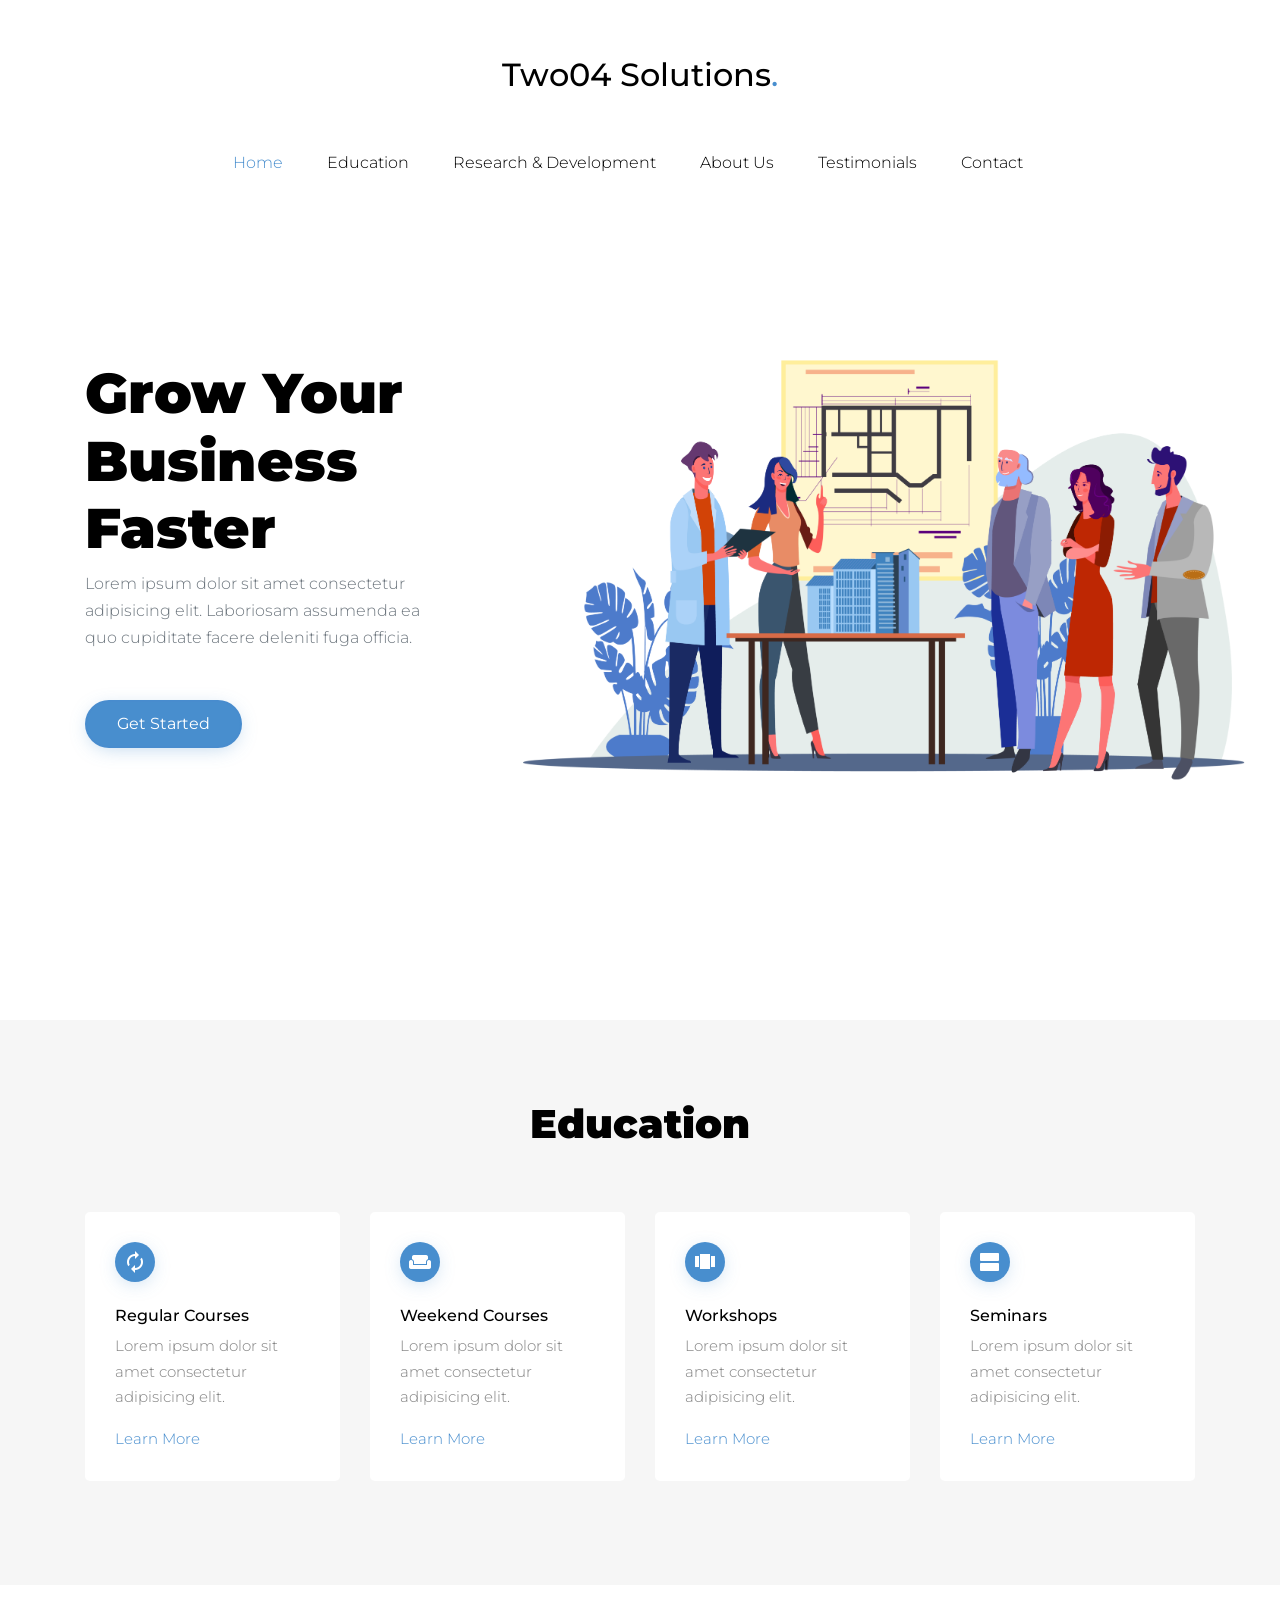
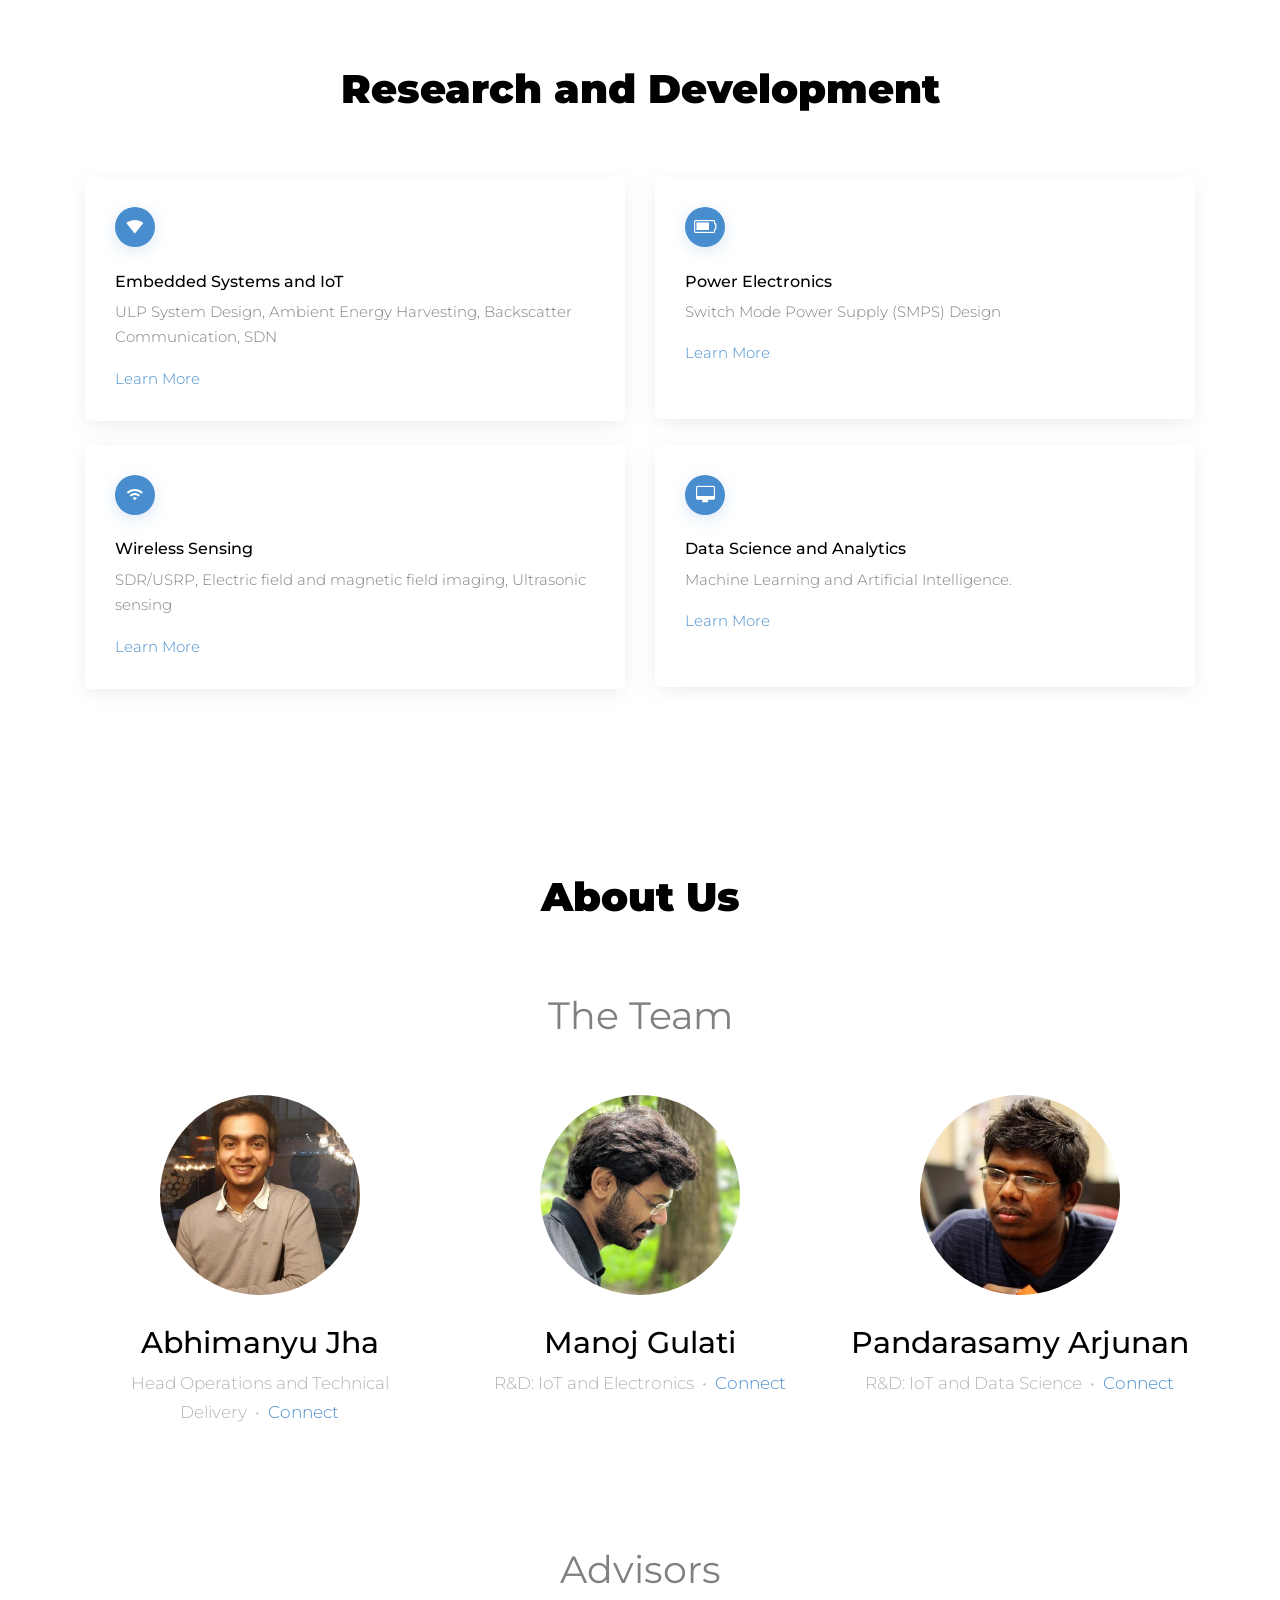
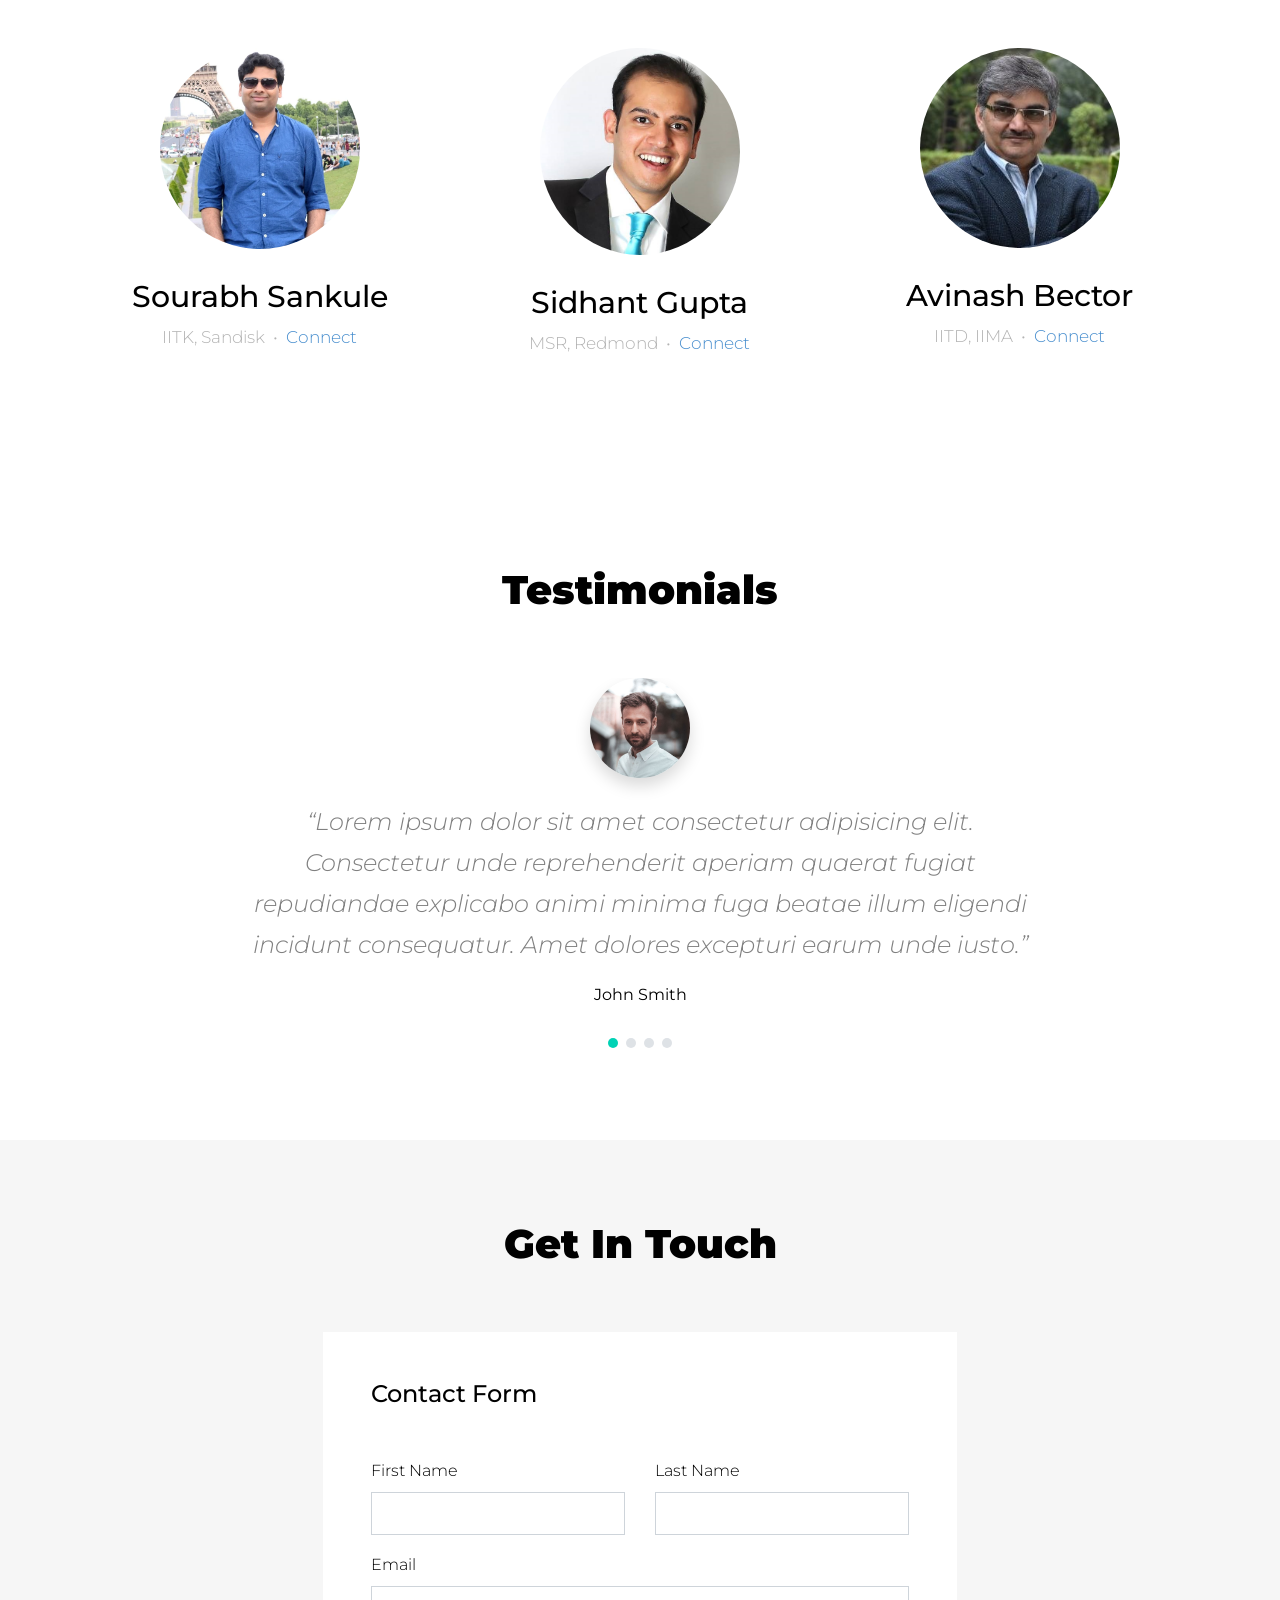
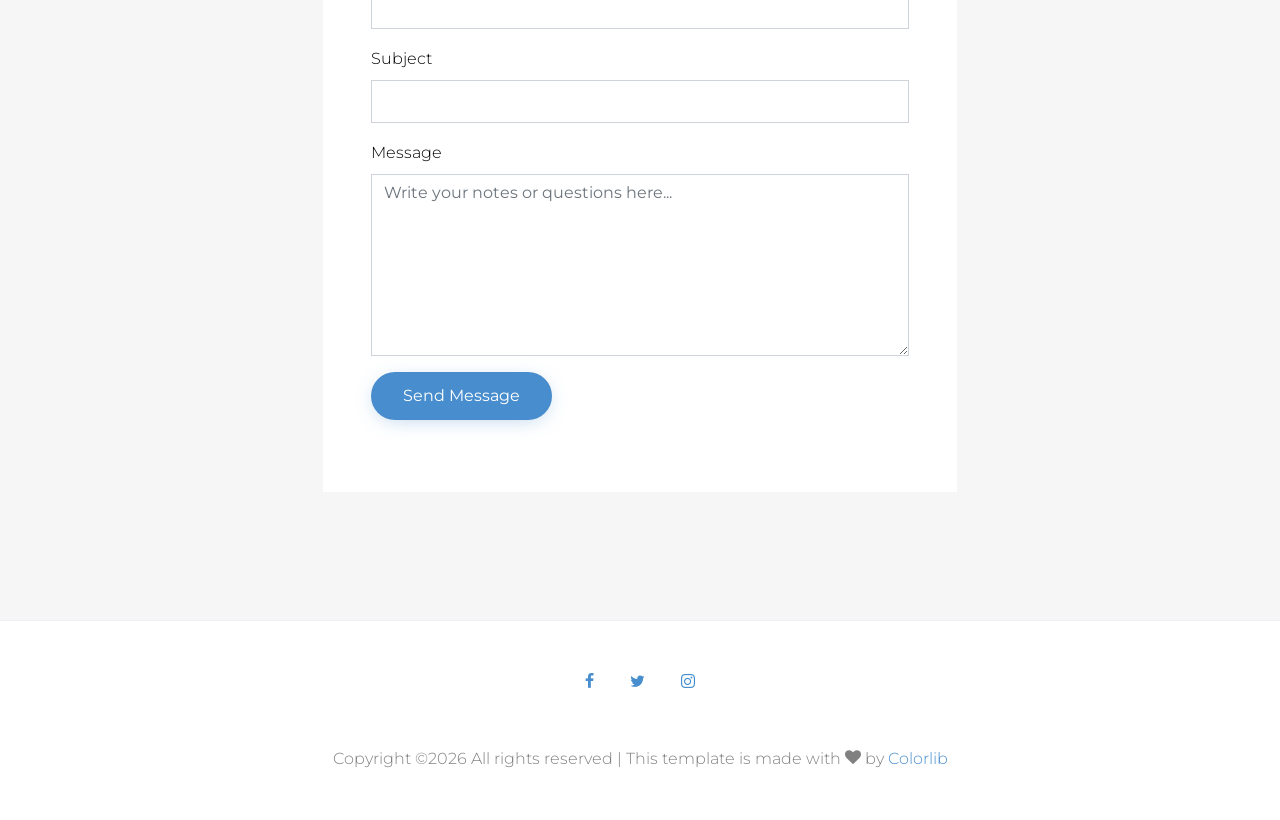
<file: Two04-website/index.html>
<!DOCTYPE html>
<html lang="en">
  <head>
    <title>Two04 Solutions</title>
    <link rel="icon" href="images/204_logo.png" type="image/icon type">

    <meta charset="utf-8">
    <meta name="viewport" content="width=device-width, initial-scale=1, shrink-to-fit=no">
    
    
    <link href="https://fonts.googleapis.com/css?family=Montserrat:300,400,700" rel="stylesheet">
    <link rel="stylesheet" href="fonts/icomoon/style.css">

    <link rel="stylesheet" href="css/bootstrap.min.css">
    <link rel="stylesheet" href="css/jquery-ui.css">
    <link rel="stylesheet" href="css/owl.carousel.min.css">
    <link rel="stylesheet" href="css/owl.theme.default.min.css">
    <link rel="stylesheet" href="css/owl.theme.default.min.css">

    <link rel="stylesheet" href="css/jquery.fancybox.min.css">

    <link rel="stylesheet" href="css/bootstrap-datepicker.css">

    <link rel="stylesheet" href="fonts/flaticon/font/flaticon.css">

    <link rel="stylesheet" href="css/aos.css">

    <link rel="stylesheet" href="css/style.css">
    
  </head>
  <body data-spy="scroll" data-target=".site-navbar-target" data-offset="300">
  
  <div class="site-wrap"  id="home-section">

    <div class="site-mobile-menu site-navbar-target">
      <div class="site-mobile-menu-header">
        <div class="site-mobile-menu-close mt-3">
          <span class="icon-close2 js-menu-toggle"></span>
        </div>
      </div>
      <div class="site-mobile-menu-body"></div>
    </div>
   
    <div class="container d-none d-lg-block">
      <div class="row">
        <div class="col-12 text-center mb-4 mt-5">
            <h1 class="mb-0 site-logo"><a href="index.html" class="text-black h2 mb-0">Two04 Solutions<span class="text-primary">.</span> </a></h1>
          </div>
      </div>
    </div>
    <header class="site-navbar py-md-4 js-sticky-header site-navbar-target" role="banner">

      <div class="container">
        <div class="row align-items-center">
          
          <div class="col-6 col-md-6 col-xl-2  d-block d-lg-none">
            <h1 class="mb-0 site-logo"><a href="index.html" class="text-black h2 mb-0">Two04 Solutions<span class="text-primary">.</span> </a></h1>
          </div>

          <div class="col-12 col-md-10 main-menu">
            <nav class="site-navigation position-relative text-right" role="navigation">

              <ul class="site-menu main-menu js-clone-nav mr-auto d-none d-lg-block">
                <li><a href="#home-section" class="nav-link">Home</a></li>
                <li><a href="#education-section" class="nav-link">Education</a></li>
                <li><a href="#research-section" class="nav-link">Research & Development</a></li>
                <li><a href="#about-section" class="nav-link">About Us</a></li>
                <li><a href="#testimonials-section" class="nav-link">Testimonials</a></li>
                <!-- <li><a href="#blog-section" class="nav-link">Blog</a></li> -->
                <li><a href="#contact-section" class="nav-link">Contact</a></li>
              </ul>
            </nav>
          </div>


          <div class="col-6 col-md-6 d-inline-block d-lg-none ml-md-0" ><a href="#" class="site-menu-toggle js-menu-toggle text-black float-right"><span class="icon-menu h3"></span></a></div>

        </div>
      </div>
      
    </header>
    

    <div class="site-blocks-cover">
      <div class="container">
        <div class="row align-items-center justify-content-center">

          <div class="col-md-12" style="position: relative;" data-aos="fade-up">
            
            <img src="images/landing_1.png" alt="Image" class="img-fluid img-absolute">

            <div class="row mb-4">
              <div class="col-lg-4 mr-auto">
                <h1>Grow Your Business Faster</h1>
                <p class="mb-5">Lorem ipsum dolor sit amet consectetur adipisicing elit. Laboriosam assumenda ea quo cupiditate facere deleniti fuga officia.</p>
                <div>
                  <a href="#" class="btn btn-primary mr-2 mb-2">Get Started</a>
                </div>
              </div>
              
              
            </div>

          </div>
        </div>
      </div>
    </div>  

    <div class="site-section bg-light" id="education-section">
      <div class="container">
        <div class="row mb-5">
          <div class="col-12 text-center">
            <h2 class="section-title mb-3">Education</h2>
          </div>
        </div>
        <div class="row align-items-stretch">
          <div class="col-md-6 col-lg-3 mb-4 mb-lg-4" data-aos="fade-up">
            
            <div class="unit-4 d-block">
              <div class="unit-4-icon mb-3">
                <span class="icon-wrap"><span class="text-primary icon-autorenew"></span></span>
              </div>
              <div>
                <h3>Regular Courses</h3>
                <p>Lorem ipsum dolor sit amet consectetur adipisicing elit.</p>
                <p><a href="#">Learn More</a></p>
              </div>
            </div>

          </div>
          <div class="col-md-6 col-lg-3 mb-4 mb-lg-4" data-aos="fade-up">
            
            <div class="unit-4 d-block">
              <div class="unit-4-icon mb-3">
                <span class="icon-wrap"><span class="text-primary icon-weekend"></span></span>
              </div>
              <div>
                <h3>Weekend Courses</h3>
                <p>Lorem ipsum dolor sit amet consectetur adipisicing elit.</p>
                <p><a href="#">Learn More</a></p>
              </div>
            </div>

          </div>
          <div class="col-md-6 col-lg-3 mb-4 mb-lg-4" data-aos="fade-up">
            
            <div class="unit-4 d-block">
              <div class="unit-4-icon mb-3">
                <span class="icon-wrap"><span class="text-primary icon-view_carousel"></span></span>
              </div>
              <div>
                <h3>Workshops</h3>
                <p>Lorem ipsum dolor sit amet consectetur adipisicing elit.</p>
                <p><a href="#">Learn More</a></p>
              </div>
            </div>

          </div>
          <div class="col-md-6 col-lg-3 mb-4 mb-lg-4" data-aos="fade-up">
            
            <div class="unit-4 d-block">
              <div class="unit-4-icon mb-3">
                <span class="icon-wrap"><span class="text-primary icon-view_agenda"></span></span>
              </div>
              <div>
                <h3>Seminars</h3>
                <p>Lorem ipsum dolor sit amet consectetur adipisicing elit.</p>
                <p><a href="#">Learn More</a></p>
              </div>
            </div>

          </div>

        </div>
      </div>
    </div>
    <!-- <div class="site-section bg-light" id="features-section">
      <div class="container">
        <div class="row mb-5">
          <div class="col-12 text-center">
            <h2 class="section-title mb-3">Features</h2>
          </div>
        </div>
        <div class="row align-items-stretch">
          <div class="col-md-6 col-lg-4 mb-4 mb-lg-4" data-aos="fade-up">
            
            <div class="unit-4 d-block">
              <div class="unit-4-icon mb-3">
                <span class="icon-wrap"><span class="text-primary icon-autorenew"></span></span>
              </div>
              <div>
                <h3>Business Consulting</h3>
                <p>Lorem ipsum dolor sit amet consectetur adipisicing elit. Perferendis quis molestiae vitae eligendi at.</p>
                <p><a href="#">Learn More</a></p>
              </div>
            </div>

          </div>
          <div class="col-md-6 col-lg-4 mb-4 mb-lg-4" data-aos="fade-up">

            <div class="unit-4 d-block">
              <div class="unit-4-icon mb-3">
                <span class="icon-wrap"><span class="text-primary icon-store_mall_directory"></span></span>
              </div>
              <div>
                <h3>Market Analysis</h3>
                <p>Lorem ipsum dolor sit amet consectetur adipisicing elit. Perferendis quis molestiae vitae eligendi at.</p>
                <p><a href="#">Learn More</a></p>
              </div>
            </div>
          </div>
          <div class="col-md-6 col-lg-4 mb-4 mb-lg-4" data-aos="fade-up" >
            <div class="unit-4 d-block">
              <div class="unit-4-icon mb-3">
                <span class="icon-wrap"><span class="text-primary icon-shopping_basket"></span></span>
              </div>
              <div>
                <h3>User Monitoring</h3>
                <p>Lorem ipsum dolor sit amet consectetur adipisicing elit. Perferendis quis molestiae vitae eligendi at.</p>
                <p><a href="#">Learn More</a></p>
              </div>
            </div>
          </div>


          <div class="col-md-6 col-lg-4 mb-4 mb-lg-4" data-aos="fade-up">
            <div class="unit-4 d-block">
              <div class="unit-4-icon mb-3">
                <span class="icon-wrap"><span class="text-primary icon-settings_backup_restore"></span></span>
              </div>
              <div>
                <h3>Insurance Consulting</h3>
                <p>Lorem ipsum dolor sit amet consectetur adipisicing elit. Perferendis quis molestiae vitae eligendi at.</p>
                <p><a href="#">Learn More</a></p>
              </div>
            </div>
          </div>

          <div class="col-md-6 col-lg-4 mb-4 mb-lg-4" data-aos="fade-up">
            <div class="unit-4 d-block">
              <div class="unit-4-icon mb-3">
                <span class="icon-wrap"><span class="text-primary icon-sentiment_satisfied"></span></span>
              </div>
              <div>
                <h3>Customer Satistified</h3>
                <p>Lorem ipsum dolor sit amet consectetur adipisicing elit. Perferendis quis molestiae vitae eligendi at.</p>
                <p><a href="#">Learn More</a></p>
              </div>
            </div>

            
          </div>
          
          <div class="col-md-6 col-lg-4 mb-4 mb-lg-4" data-aos="fade-up">
            <div class="unit-4 d-block">
              <div class="unit-4-icon mb-3">
                <span class="icon-wrap"><span class="text-primary icon-power"></span></span>
              </div>
              <div>
                <h3>Plug &amp; Play</h3>
                <p>Lorem ipsum dolor sit amet consectetur adipisicing elit. Perferendis quis molestiae vitae eligendi at.</p>
                <p><a href="#">Learn More</a></p>
              </div>
            </div>
          </div>

        </div>
      </div>
    </div> -->
    
    <div class="site-section" id="research-section">
      <div class="container">
        <div class="row mb-5">
          <div class="col-12 text-center">
            <h2 class="section-title mb-3">Research and Development</h2>
          </div>
        </div>
        <div class="row align-items-stretch">
          <div class="col-md-6 col-lg-6 mb-4 mb-lg-4" data-aos="fade-up">
            
            <div class="unit-4 d-block elevated-box">
              <div class="unit-4-icon mb-3">
                <span class="icon-wrap"><span class="text-primary icon-network_wifi smaller-icons"></span></span>
              </div>
              <div>
                <h3>Embedded Systems and IoT</h3>
                <p>ULP System Design, Ambient Energy Harvesting, Backscatter Communication, SDN</p>
                <p><a href="#">Learn More</a></p>
              </div>
            </div>

          </div>
          <div class="col-md-6 col-lg-6 mb-4 mb-lg-4" data-aos="fade-up">
            
            <div class="unit-4 d-block elevated-box">
              <div class="unit-4-icon mb-3">
                <span class="icon-wrap"><span class="text-primary icon-battery-3 smaller-icons"></span></span>
              </div>
              <div>
                <h3>Power Electronics</h3>
                <p>Switch Mode Power Supply (SMPS) Design</p>
                <p><a href="#">Learn More</a></p>
              </div>
            </div>

          </div>
          <div class="col-md-6 col-lg-6 mb-4 mb-lg-4" data-aos="fade-up">
            
            <div class="unit-4 d-block elevated-box">
              <div class="unit-4-icon mb-3">
                <span class="icon-wrap"><span class="text-primary icon-wifi2 smaller-icons"></span></span>
              </div>
              <div>
                <h3>Wireless Sensing</h3>
                <p>SDR/USRP, Electric field and magnetic field imaging, Ultrasonic sensing</p>
                <p><a href="#">Learn More</a></p>
              </div>
            </div>

          </div>
          <div class="col-md-6 col-lg-6 mb-4 mb-lg-4" data-aos="fade-up">
            
            <div class="unit-4 d-block elevated-box">
              <div class="unit-4-icon mb-3">
                <span class="icon-wrap"><span class="text-primary icon-desktop smaller-icons"></span></span>
              </div>
              <div>
                <h3>Data Science and Analytics</h3>
                <p>Machine Learning and Artificial Intelligence.</p>
                <p><a href="#">Learn More</a></p>
              </div>
            </div>

          </div>

        </div>
      </div>
    </div>


    <!-- <div class="feature-big">
      <div class="container">
        <div class="row mb-5 site-section border-bottom">
          <div class="col-lg-7">
            <img src="images/do_ui_kit_download_cta_floating_devices-2x.png" alt="Image" class="img-fluid">
          </div>
          <div class="col-lg-5 pl-lg-5 ml-auto mt-md-5">
            <h2 class="text-black">Create interactive prototypes</h2>
            <p class="mb-4">Lorem ipsum dolor sit amet consectetur adipisicing elit. Voluptatem neque nisi architecto autem molestias corrupti officia veniam.</p>
            <ul class="ul-check mb-5 list-unstyled success">
              <li>Adipisci excepturi aliquam</li>
              <li>Deleniti labore reiciendis</li>
            </ul>
            <div class="author-box">
              <div class="d-flex mb-4">
                <div class="mr-3">
                  <img src="images/person_1.jpg" alt="Image" class="img-fluid rounded-circle">
                </div>
                <div class="mr-auto text-black">
                  <strong class="font-weight-bold mb-0">Amalia G.</strong> <br>
                  Co-Founder, XYZ Inc.
                </div>
              </div>
              <blockquote>&ldquo;Lorem ipsum dolor sit amet, consectetur adipisicing elit. Ducimus vitae ipsa asperiores inventore aperiam iure?&rdquo;</blockquote>
            </div>
          </div>
        </div>

        <div class="mt-5 row mb-5 site-section ">
          <div class="col-lg-7 order-1 order-lg-2">
            <img src="images/do_ui_kit_hero_floating_devices-2x.png" alt="Image" class="img-fluid">
          </div>
          <div class="col-lg-5 pr-lg-5 mr-auto mt-5 order-2 order-lg-1">
            <h2 class="text-black">Create interactive prototypes</h2>
            <p class="mb-4">Lorem ipsum dolor sit amet consectetur adipisicing elit. Voluptatem neque nisi architecto autem molestias corrupti officia veniam</p>
            <ul class="ul-check mb-5 list-unstyled success">
              <li>Laborum enim quasi at modi</li>
              <li>Ad at tempore</li>
            </ul>
            

            <div class="author-box">
              <div class="d-flex mb-4">
                <div class="mr-3">
                  <img src="images/person_4.jpg" alt="Image" class="img-fluid rounded-circle">
                </div>
                <div class="mr-auto text-black">
                  <strong class="font-weight-bold mb-0">Darren K.</strong> <br>
                  Co-Founder, XYZ Inc.
                </div>
              </div>
              <blockquote>&ldquo;Lorem ipsum dolor sit amet, consectetur adipisicing elit. Ducimus vitae ipsa asperiores inventore aperiam iure?&rdquo;</blockquote>
            </div>
          </div>
        </div>
      </div>
    </div> -->

<!-- 
    <div class="site-section bg-light" id="about-section">
      <div class="container">
        <div class="row mb-5">
          <div class="col-12 text-center">
            <h2 class="section-title mb-3">About Us</h2>
          </div>
        </div>
        <div class="row mb-5">
          <div class="col-lg-6">
            <img src="images/about_1.jpg" alt="Image" class="img-fluid mb-5 mb-lg-0 rounded shadow">
          </div>
          <div class="col-lg-5 ml-auto pl-lg-5">
            <h2 class="text-black mb-4">Create interactive prototypes</h2>
            <p class="mb-4">Eos cumque optio dolores excepturi rerum temporibus magni recusandae eveniet, totam omnis consectetur maxime quibusdam expedita dolorem dolor nobis dicta labore quaerat esse magnam unde, aperiam delectus! At maiores, itaque.</p>
            <p><a href="#" class="btn btn-primary">Learn More</a></p>
          </div>
        </div>
        
      </div>
    </div> -->


    
    
    <div class="site-section" id="about-section">
      <div class="container">
        <div class="row mb-5">
          <div class="col-12 text-center">
            <h2 class="section-title mb-3">About Us</h2>
            <h3 class="section-subheading">The Team</h3>
          </div>
        </div>

        <div class="row text-center">
          <div class="col-md-6 col-lg-4 mb-4 mb-lg-4">
            <div class="h-entry">
              <img src="images/abhimanyu.jpg" alt="Image" class="img-fluid rounded-circle team-images">
              <h2><a href="#">Abhimanyu Jha</a></h2>
              <div class="meta mb-4">Head Operations and Technical Delivery<span class="mx-2">&bullet;</span><a href="http://in.linkedin.com/in/abhimanyu-jha">Connect</a></div>
            </div> 
          </div>
          <div class="col-md-6 col-lg-4 mb-4 mb-lg-4">
            <div class="h-entry">
              <img src="images/manoj.jpg" alt="Image" class="img-fluid rounded-circle team-images">
              <h2><a href="#">Manoj Gulati</a></h2>
              <div class="meta mb-4">R&D: IoT and Electronics<span class="mx-2">&bullet;</span><a href="http://sg.linkedin.com/in/manoj-gulati-4416b145">Connect</a></div>
            </div>
          </div>
          <div class="col-md-6 col-lg-4 mb-4 mb-lg-4">
            <div class="h-entry">
              <img src="images/samy.jpg" alt="Image" class="img-fluid rounded-circle team-images">
              <h2><a href="#">Pandarasamy Arjunan</a></h2>
              <div class="meta mb-4">R&D: IoT and Data Science<span class="mx-2">&bullet;</span><a href="http://sg.linkedin.com/in/pandarasamy-arjunan-5580a215">Connect</a></div>
            </div>
          </div>
          
        </div>

        <div class="row mb-5">
          <div class="col-12 text-center">
            <h3 class="section-subheading">Advisors</h3>
          </div>
        </div>

        <div class="row text-center">
          <div class="col-md-6 col-lg-4 mb-4 mb-lg-4">
            <div class="h-entry">
              <img src="images/sourabh.jpg" alt="Image" class="img-fluid rounded-circle team-images">
              <h2><a href="#">Sourabh Sankule</a></h2>
              <div class="meta mb-4">IITK, Sandisk<span class="mx-2">&bullet;</span><a href="http://in.linkedin.com/in/sourabh-sankule-51575418">Connect</a></div>
            </div> 
          </div>
          <div class="col-md-6 col-lg-4 mb-4 mb-lg-4">
            <div class="h-entry">
              <img src="images/sidhant.jpg" alt="Image" class="img-fluid rounded-circle team-images">
              <h2><a href="#">Sidhant Gupta</a></h2>
              <div class="meta mb-4">MSR, Redmond<span class="mx-2">&bullet;</span><a href="http://www.linkedin.com/in/sidhantgupta">Connect</a></div>
            </div>
          </div>
          <div class="col-md-6 col-lg-4 mb-4 mb-lg-4">
            <div class="h-entry">
              <img src="images/avinash.jpg" alt="Image" class="img-fluid rounded-circle team-images">
              <h2><a href="#">Avinash Bector</a></h2>
              <div class="meta mb-4">IITD, IIMA<span class="mx-2">&bullet;</span><a href="http://in.linkedin.com/in/avinash-bector-71a6341">Connect</a></div>
            </div>
          </div>
          
        </div>
      </div>
    </div>

    <div class="site-section testimonial-wrap" id="testimonials-section">
      <div class="container">
        <div class="row mb-5">
          <div class="col-12 text-center">
            <h2 class="section-title mb-3">Testimonials</h2>
          </div>
        </div>
      </div>
      <div class="slide-one-item home-slider owl-carousel">
          <div>
            <div class="testimonial">
              <figure class="mb-4 d-block align-items-center justify-content-center">
                <div><img src="images/person_3.jpg" alt="Image" class="w-100 img-fluid mb-3 shadow"></div>
              </figure>
              <blockquote class="mb-3">
                <p>&ldquo;Lorem ipsum dolor sit amet consectetur adipisicing elit. Consectetur unde reprehenderit aperiam quaerat fugiat repudiandae explicabo animi minima fuga beatae illum eligendi incidunt consequatur. Amet dolores excepturi earum unde iusto.&rdquo;</p>
              </blockquote>
              <p class="text-black"><strong>John Smith</strong></p>

              
            </div>
          </div>
          <div>
            <div class="testimonial">
              
              <figure class="mb-4 d-block align-items-center justify-content-center">
                <div><img src="images/person_2.jpg" alt="Image" class="w-100 img-fluid mb-3 shadow"></div>
              </figure>

              <blockquote class="mb-3">
                <p>&ldquo;Lorem ipsum dolor sit amet consectetur adipisicing elit. Consectetur unde reprehenderit aperiam quaerat fugiat repudiandae explicabo animi minima fuga beatae illum eligendi incidunt consequatur. Amet dolores excepturi earum unde iusto.&rdquo;</p>
              </blockquote>
              
              <p class="text-black"><strong>Robert Aguilar</strong></p>
              
              
            </div>
          </div>

          <div>
            <div class="testimonial">
              <figure class="mb-4 d-block align-items-center justify-content-center">
                <div><img src="images/person_4.jpg" alt="Image" class="w-100 img-fluid mb-3 shadow"></div>
              </figure>
              <blockquote class="mb-3">
                <p>&ldquo;Lorem ipsum dolor sit amet consectetur adipisicing elit. Consectetur unde reprehenderit aperiam quaerat fugiat repudiandae explicabo animi minima fuga beatae illum eligendi incidunt consequatur. Amet dolores excepturi earum unde iusto.&rdquo;</p>
              </blockquote>
              <p class="text-black"><strong>Roger Spears</strong></p>

              
            </div>
           
          </div>

          <div>
            <div class="testimonial">
              <figure class="mb-4 d-block align-items-center justify-content-center">
                <div><img src="images/person_1.jpg" alt="Image" class="w-100 img-fluid mb-3 shadow"></div>
              </figure>
              <blockquote class="mb-3">
                <p>&ldquo;Lorem ipsum dolor sit amet consectetur adipisicing elit. Consectetur unde reprehenderit aperiam quaerat fugiat repudiandae explicabo animi minima fuga beatae illum eligendi incidunt consequatur. Amet dolores excepturi earum unde iusto.&rdquo;</p>
              </blockquote>
              <p class="text-black"><strong>Kyle McDonald</strong></p>

              
            </div>

          </div>

        </div>
    </div>

    <div class="site-section bg-light" id="contact-section">
      <div class="container">
        <div class="row mb-5">
          <div class="col-12 text-center">
            <h2 class="section-title mb-3">Get In Touch</h2>
          </div>
        </div>
        <div class="row justify-content-center">
          <div class="col-lg-7 mb-5">

            

            <form action="#" class="p-5 bg-white">
              
              <h2 class="h4 text-black mb-5">Contact Form</h2> 

              <div class="row form-group">
                <div class="col-md-6 mb-3 mb-md-0">
                  <label class="text-black" for="fname">First Name</label>
                  <input type="text" id="fname" class="form-control rounded-0">
                </div>
                <div class="col-md-6">
                  <label class="text-black" for="lname">Last Name</label>
                  <input type="text" id="lname" class="form-control rounded-0">
                </div>
              </div>

              <div class="row form-group">
                
                <div class="col-md-12">
                  <label class="text-black" for="email">Email</label> 
                  <input type="email" id="email" class="form-control rounded-0">
                </div>
              </div>

              <div class="row form-group">
                
                <div class="col-md-12">
                  <label class="text-black" for="subject">Subject</label> 
                  <input type="subject" id="subject" class="form-control rounded-0">
                </div>
              </div>

              <div class="row form-group">
                <div class="col-md-12">
                  <label class="text-black" for="message">Message</label> 
                  <textarea name="message" id="message" cols="30" rows="7" class="form-control rounded-0" placeholder="Write your notes or questions here..."></textarea>
                </div>
              </div>

              <div class="row form-group">
                <div class="col-md-12">
                  <input type="submit" value="Send Message" class="btn btn-primary mr-2 mb-2">
                </div>
              </div>

  
            </form>
          </div>
        
        </div>
        
      </div>
    </div>

    <div class="footer py-5 border-top text-center">
      <div class="container">
        <div class="row mb-5">
          <div class="col-12">
            <p class="mb-0">
              <a href="#" class="p-3"><span class="icon-facebook"></span></a>
              <a href="#" class="p-3"><span class="icon-twitter"></span></a>
              <a href="#" class="p-3"><span class="icon-instagram"></span></a>
            </p>
          </div>
        </div>
        <div class="row">
          <div class="col-md-12">
            <p class="mb-0">
              <!-- Link back to Colorlib can't be removed. Template is licensed under CC BY 3.0. -->
              Copyright &copy;<script>document.write(new Date().getFullYear());</script> All rights reserved | This template is made with <i class="icon-heart" aria-hidden="true"></i> by <a href="https://colorlib.com" target="_blank" >Colorlib</a>
              <!-- Link back to Colorlib can't be removed. Template is licensed under CC BY 3.0. -->
            </p>
          </div>
        </div>
      </div>
    </div>

  
     
    
  </div> <!-- .site-wrap -->

  <script src="js/jquery-3.3.1.min.js"></script>
  <script src="js/jquery-migrate-3.0.1.min.js"></script>
  <script src="js/jquery-ui.js"></script>
  <script src="js/popper.min.js"></script>
  <script src="js/bootstrap.min.js"></script>
  <script src="js/owl.carousel.min.js"></script>
  <script src="js/jquery.stellar.min.js"></script>
  <script src="js/jquery.countdown.min.js"></script>
  <script src="js/bootstrap-datepicker.min.js"></script>
  <script src="js/jquery.easing.1.3.js"></script>
  <script src="js/aos.js"></script>
  <script src="js/jquery.fancybox.min.js"></script>
  <script src="js/jquery.sticky.js"></script>

  
  <script src="js/main.js"></script>
    
  </body>
</html>
</file>
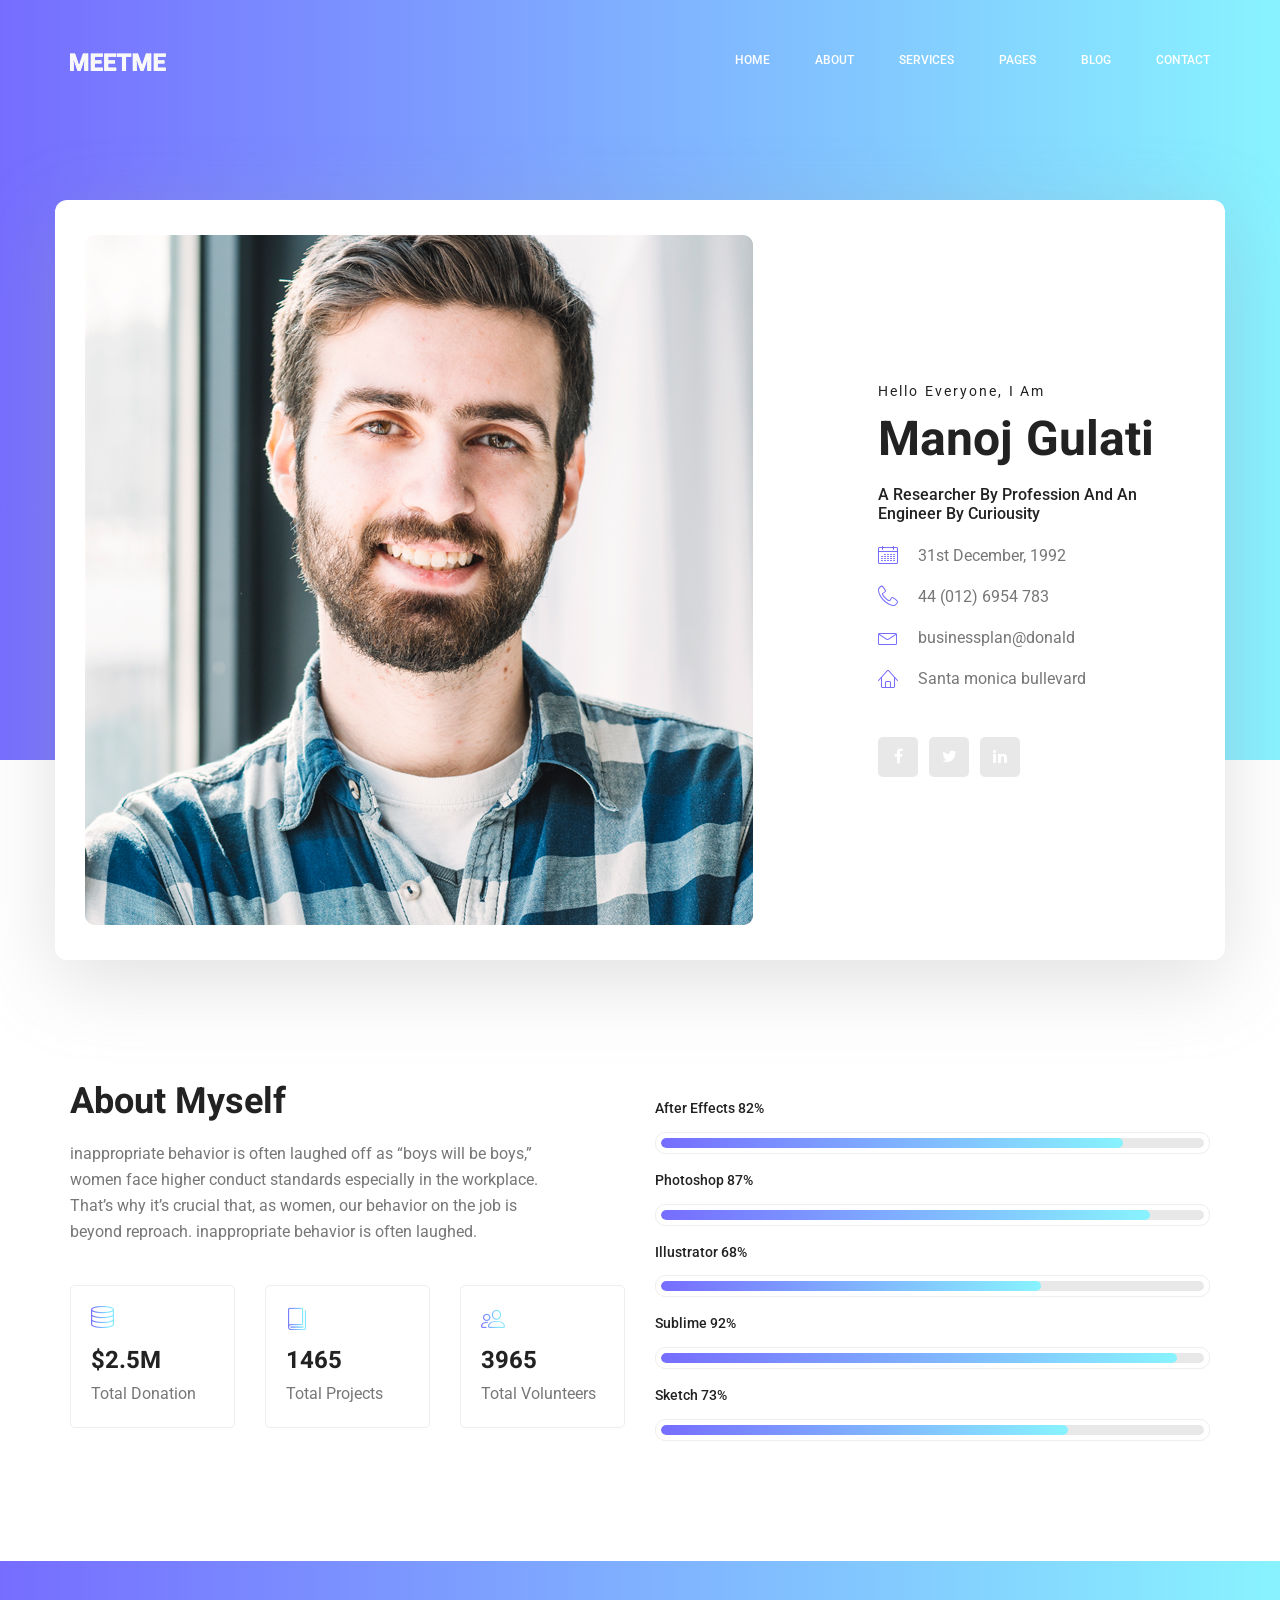
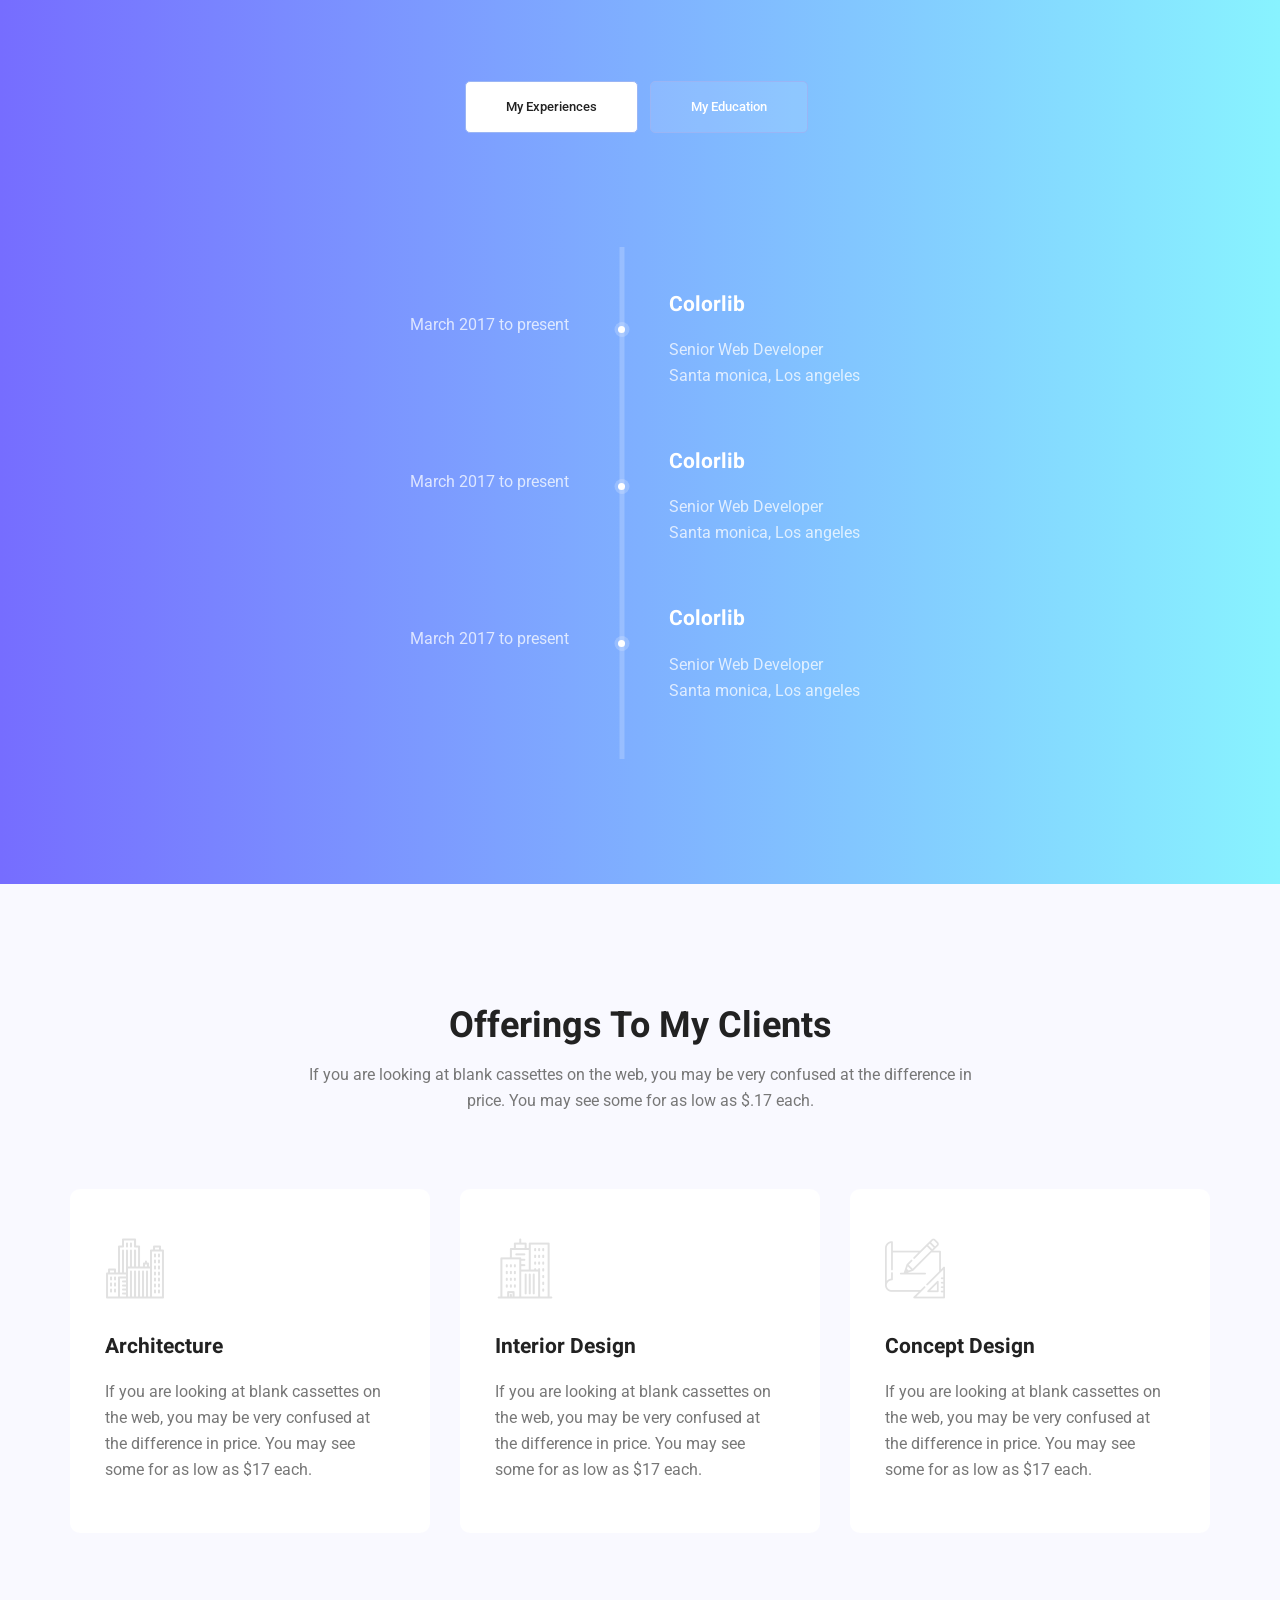
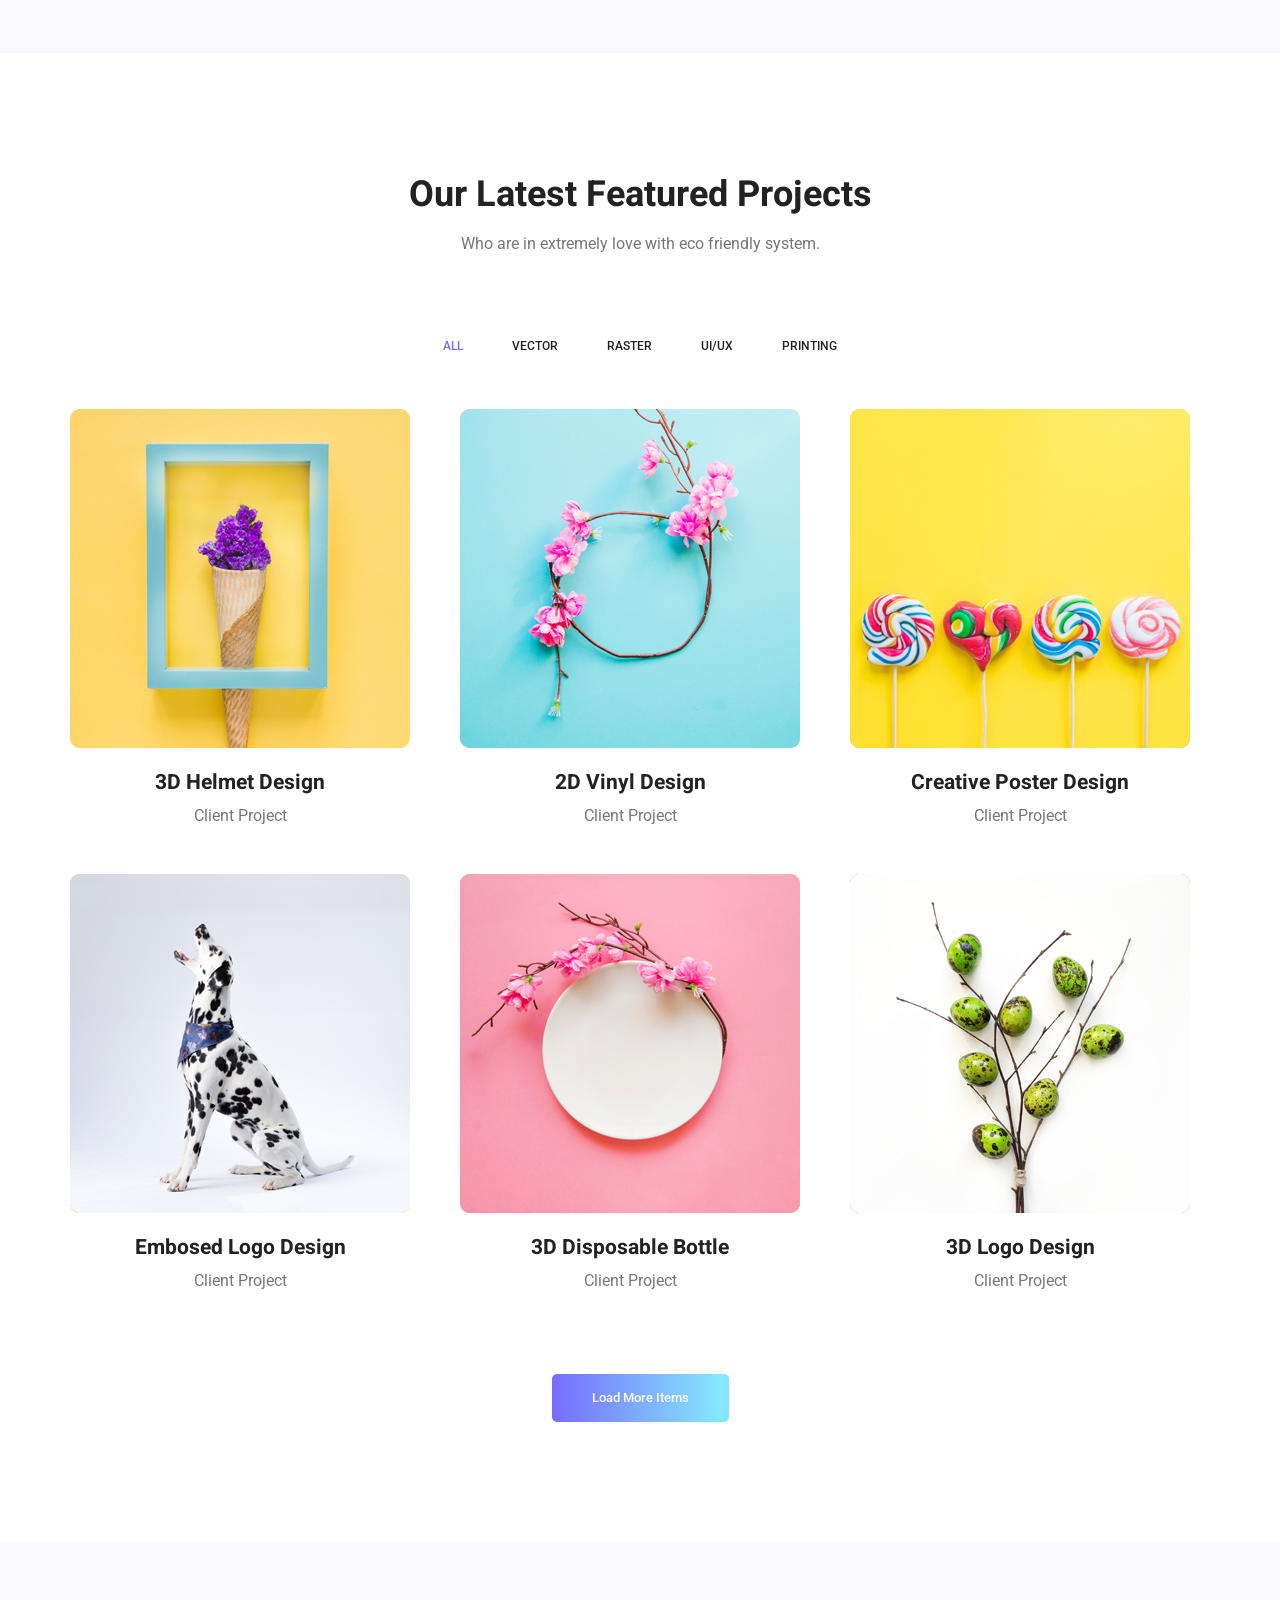
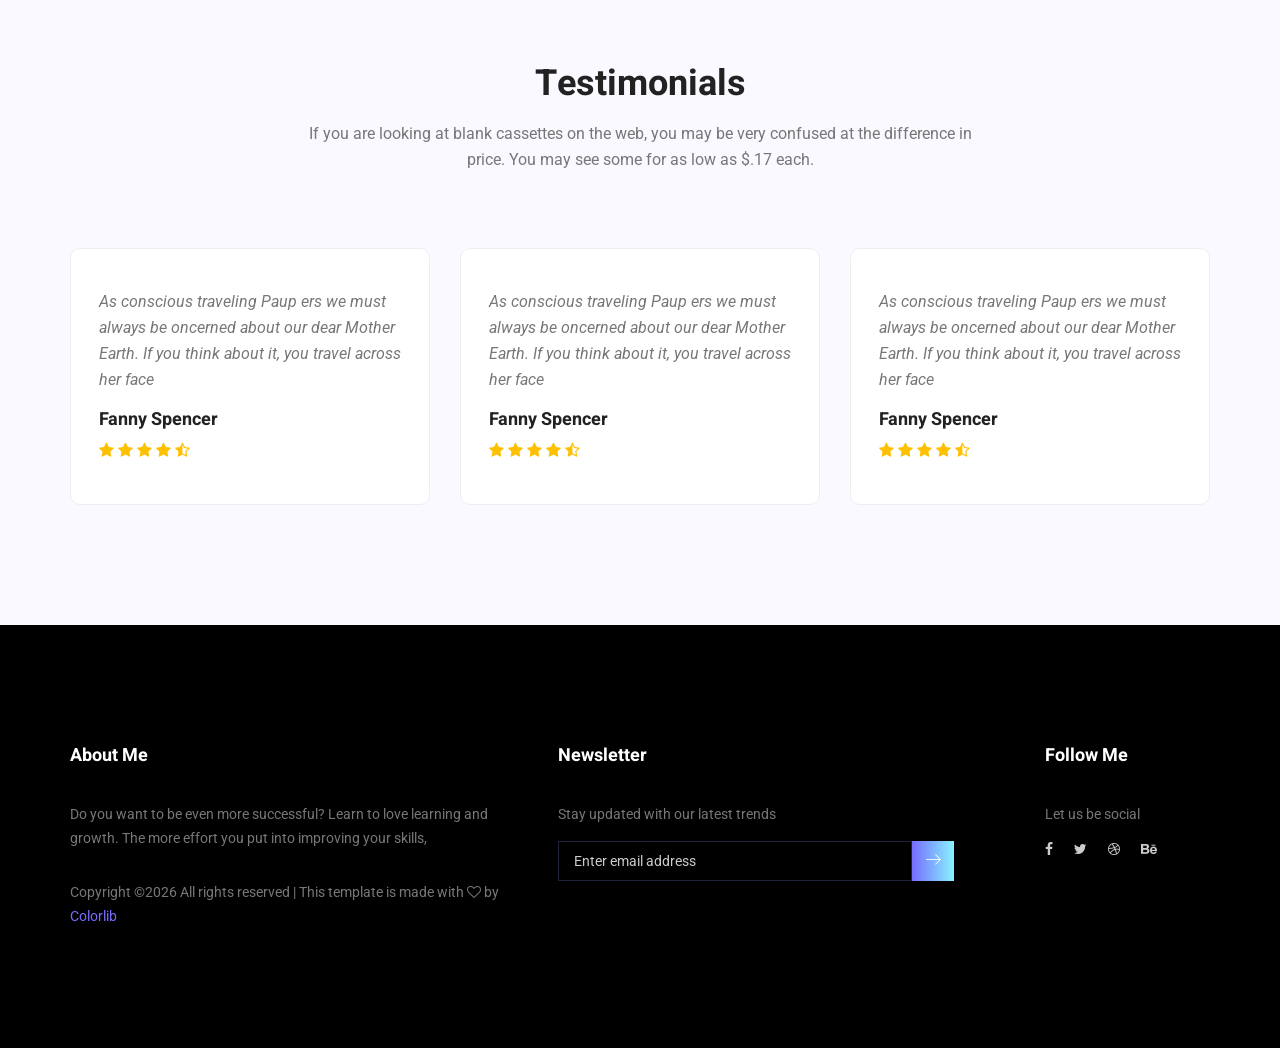
<file: OLD/Backup2/index.html>
<!doctype html>
<html lang="en">
    <head>
        <!-- Required meta tags -->
        <meta charset="utf-8">
        <meta name="viewport" content="width=device-width, initial-scale=1, shrink-to-fit=no">
        <link rel="icon" href="img/favicon.png" type="image/png">
        <title>MeetMe Personal</title>
        <!-- Bootstrap CSS -->
        <link rel="stylesheet" href="css/bootstrap.css">
        <link rel="stylesheet" href="vendors/linericon/style.css">
        <link rel="stylesheet" href="css/font-awesome.min.css">
        <link rel="stylesheet" href="vendors/owl-carousel/owl.carousel.min.css">
        <link rel="stylesheet" href="vendors/lightbox/simpleLightbox.css">
        <link rel="stylesheet" href="vendors/nice-select/css/nice-select.css">
        <link rel="stylesheet" href="vendors/animate-css/animate.css">
        <link rel="stylesheet" href="vendors/popup/magnific-popup.css">
        <link rel="stylesheet" href="vendors/flaticon/flaticon.css">
        <!-- main css -->
        <link rel="stylesheet" href="css/style.css">
        <link rel="stylesheet" href="css/responsive.css">
    </head>
    <body>
        
        <!--================Header Menu Area =================-->
        <header class="header_area">
            <div class="main_menu">
            	<nav class="navbar navbar-expand-lg navbar-light">
					<div class="container box_1620">
						<!-- Brand and toggle get grouped for better mobile display -->
						<a class="navbar-brand logo_h" href="index.html"><img src="img/logo.png" alt=""></a>
						<button class="navbar-toggler" type="button" data-toggle="collapse" data-target="#navbarSupportedContent" aria-controls="navbarSupportedContent" aria-expanded="false" aria-label="Toggle navigation">
							<span class="icon-bar"></span>
							<span class="icon-bar"></span>
							<span class="icon-bar"></span>
						</button>
						<!-- Collect the nav links, forms, and other content for toggling -->
						<div class="collapse navbar-collapse offset" id="navbarSupportedContent">
							<ul class="nav navbar-nav menu_nav ml-auto">
								<li class="nav-item active"><a class="nav-link" href="index.html">Home</a></li> 
								<li class="nav-item"><a class="nav-link" href="about-us.html">About</a></li> 
								<li class="nav-item"><a class="nav-link" href="services.html">Services</a></li> 
								<li class="nav-item submenu dropdown">
									<a href="#" class="nav-link dropdown-toggle" data-toggle="dropdown" role="button" aria-haspopup="true" aria-expanded="false">Pages</a>
									<ul class="dropdown-menu">
										<li class="nav-item"><a class="nav-link" href="portfolio.html">Portfolio</a></li>
										<li class="nav-item"><a class="nav-link" href="elements.html">Elements</a></li>
									</ul>
								</li> 
								<li class="nav-item submenu dropdown">
									<a href="#" class="nav-link dropdown-toggle" data-toggle="dropdown" role="button" aria-haspopup="true" aria-expanded="false">Blog</a>
									<ul class="dropdown-menu">
										<li class="nav-item"><a class="nav-link" href="blog.html">Blog</a></li>
										<li class="nav-item"><a class="nav-link" href="single-blog.html">Blog Details</a></li>
									</ul>
								</li> 
								<li class="nav-item"><a class="nav-link" href="contact.html">Contact</a></li>
							</ul>
						</div> 
					</div>
            	</nav>
            </div>
        </header>
        <!--================Header Menu Area =================-->
        
        <!--================Home Banner Area =================-->
        <section class="home_banner_area">
           	<div class="container box_1620">
           		<div class="banner_inner d-flex align-items-center">
					<div class="banner_content">
						<div class="media">
							<div class="d-flex">
								<img src="img/personal.jpg" alt="">
							</div>
							<div class="media-body">
								<div class="personal_text">
									<h6>Hello Everyone, I am</h6>
									<h3>Manoj Gulati</h3>
									<h4>A researcher by profession and an engineer by curiousity</h4>
									<!-- <p>You will begin to realise why this exercise is called the Dickens Pattern (with reference to the ghost showing Scrooge some different futures)</p> -->
									<ul class="list basic_info">
										<li><a href="#"><i class="lnr lnr-calendar-full"></i> 31st December, 1992</a></li>
										<li><a href="#"><i class="lnr lnr-phone-handset"></i> 44 (012) 6954 783</a></li>
										<li><a href="#"><i class="lnr lnr-envelope"></i> businessplan@donald</a></li>
										<li><a href="#"><i class="lnr lnr-home"></i> Santa monica bullevard</a></li>
									</ul>
									<ul class="list personal_social">
										<li><a href="#"><i class="fa fa-facebook"></i></a></li>
										<li><a href="#"><i class="fa fa-twitter"></i></a></li>
										<li><a href="#"><i class="fa fa-linkedin"></i></a></li>
									</ul>
								</div>
							</div>
						</div>
					</div>
				</div>
            </div>
        </section>
        <!--================End Home Banner Area =================-->
        
        <!--================Welcome Area =================-->
        <section class="welcome_area p_120">
        	<div class="container">
        		<div class="row welcome_inner">
        			<div class="col-lg-6">
        				<div class="welcome_text">
        					<h4>About Myself</h4>
        					<p>inappropriate behavior is often laughed off as “boys will be boys,” women face higher conduct standards especially in the workplace. That’s why it’s crucial that, as women, our behavior on the job is beyond reproach. inappropriate behavior is often laughed.</p>
        					<div class="row">
        						<div class="col-md-4">
        							<div class="wel_item">
        								<i class="lnr lnr-database"></i>
        								<h4>$2.5M</h4>
        								<p>Total Donation</p>
        							</div>
        						</div>
        						<div class="col-md-4">
        							<div class="wel_item">
        								<i class="lnr lnr-book"></i>
        								<h4>1465</h4>
        								<p>Total Projects</p>
        							</div>
        						</div>
        						<div class="col-md-4">
        							<div class="wel_item">
        								<i class="lnr lnr-users"></i>
        								<h4>3965</h4>
        								<p>Total Volunteers</p>
        							</div>
        						</div>
        					</div>
        				</div>
        			</div>
        			<div class="col-lg-6">
        				<div class="tools_expert">
        					<div class="skill_main">
								<div class="skill_item">
									<h4>After Effects <span class="counter">85</span>%</h4>
									<div class="progress_br">
										<div class="progress">
											<div class="progress-bar" role="progressbar" aria-valuenow="85" aria-valuemin="0" aria-valuemax="100"></div>
										</div>
									</div>
								</div>
								<div class="skill_item">
									<h4>Photoshop <span class="counter">90</span>%</h4>
									<div class="progress_br">
										<div class="progress">
											<div class="progress-bar" role="progressbar" aria-valuenow="90" aria-valuemin="0" aria-valuemax="100"></div>
										</div>
									</div>
								</div>
								<div class="skill_item">
									<h4>Illustrator <span class="counter">70</span>%</h4>
									<div class="progress_br">
										<div class="progress">
											<div class="progress-bar" role="progressbar" aria-valuenow="70" aria-valuemin="0" aria-valuemax="100"></div>
										</div>
									</div>
								</div>
								<div class="skill_item">
									<h4>Sublime <span class="counter">95</span>%</h4>
									<div class="progress_br">
										<div class="progress">
											<div class="progress-bar" role="progressbar" aria-valuenow="95" aria-valuemin="0" aria-valuemax="100"></div>
										</div>
									</div>
								</div>
								<div class="skill_item">
									<h4>Sketch <span class="counter">75</span>%</h4>
									<div class="progress_br">
										<div class="progress">
											<div class="progress-bar" role="progressbar" aria-valuenow="75" aria-valuemin="0" aria-valuemax="100"></div>
										</div>
									</div>
								</div>
							</div>
        				</div>
        			</div>
        		</div>
        	</div>
        </section>
        <!--================End Welcome Area =================-->
        
        <!--================My Tabs Area =================-->
        <section class="mytabs_area p_120">
        	<div class="container">
        		<div class="tabs_inner">
					<ul class="nav nav-tabs" id="myTab" role="tablist">
						<li class="nav-item">
							<a class="nav-link active" id="home-tab" data-toggle="tab" href="#home" role="tab" aria-controls="home" aria-selected="true">My Experiences</a>
						</li>
						<li class="nav-item">
							<a class="nav-link" id="profile-tab" data-toggle="tab" href="#profile" role="tab" aria-controls="profile" aria-selected="false">My Education</a>
						</li>
					</ul>
					<div class="tab-content" id="myTabContent">
						<div class="tab-pane fade show active" id="home" role="tabpanel" aria-labelledby="home-tab">
							<ul class="list">
								<li>
									<span></span>
									<div class="media">
										<div class="d-flex">
											<p>March 2017 to present</p>
										</div>
										<div class="media-body">
											<h4>Colorlib</h4>
											<p>Senior Web Developer <br />Santa monica, Los angeles</p>
										</div>
									</div>
								</li>
								<li>
									<span></span>
									<div class="media">
										<div class="d-flex">
											<p>March 2017 to present</p>
										</div>
										<div class="media-body">
											<h4>Colorlib</h4>
											<p>Senior Web Developer <br />Santa monica, Los angeles</p>
										</div>
									</div>
								</li>
								<li>
								<span></span>
									<div class="media">
										<div class="d-flex">
											<p>March 2017 to present</p>
										</div>
										<div class="media-body">
											<h4>Colorlib</h4>
											<p>Senior Web Developer <br />Santa monica, Los angeles</p>
										</div>
									</div>
								</li>
							</ul>
						</div>
						<div class="tab-pane fade" id="profile" role="tabpanel" aria-labelledby="profile-tab">
							<ul class="list">
								<li>
									<span></span>
									<div class="media">
										<div class="d-flex">
											<p>March 2017 to present</p>
										</div>
										<div class="media-body">
											<h4>Colorlib</h4>
											<p>Senior Web Developer <br />Santa monica, Los angeles</p>
										</div>
									</div>
								</li>
								<li>
									<span></span>
									<div class="media">
										<div class="d-flex">
											<p>March 2017 to present</p>
										</div>
										<div class="media-body">
											<h4>Colorlib</h4>
											<p>Senior Web Developer <br />Santa monica, Los angeles</p>
										</div>
									</div>
								</li>
								<li>
								<span></span>
									<div class="media">
										<div class="d-flex">
											<p>March 2017 to present</p>
										</div>
										<div class="media-body">
											<h4>Colorlib</h4>
											<p>Senior Web Developer <br />Santa monica, Los angeles</p>
										</div>
									</div>
								</li>
							</ul>
						</div>
					</div>
        		</div>
        	</div>
        </section>
        <!--================End My Tabs Area =================-->
        
        <!--================Feature Area =================-->
        <section class="feature_area p_120">
        	<div class="container">
        		<div class="main_title">
        			<h2>offerings to my clients</h2>
        			<p>If you are looking at blank cassettes on the web, you may be very confused at the difference in price. You may see some for as low as $.17 each.</p>
        		</div>
        		<div class="feature_inner row">
        			<div class="col-lg-4 col-md-6">
        				<div class="feature_item">
        					<i class="flaticon-city"></i>
        					<h4>Architecture</h4>
        					<p>If you are looking at blank cassettes on the web, you may be very confused at the difference in price. You may see some for as low as $17 each.</p>
        				</div>
        			</div>
        			<div class="col-lg-4 col-md-6">
        				<div class="feature_item">
        					<i class="flaticon-skyline"></i>
        					<h4>Interior Design</h4>
        					<p>If you are looking at blank cassettes on the web, you may be very confused at the difference in price. You may see some for as low as $17 each.</p>
        				</div>
        			</div>
        			<div class="col-lg-4 col-md-6">
        				<div class="feature_item">
        					<i class="flaticon-sketch"></i>
        					<h4>Concept Design</h4>
        					<p>If you are looking at blank cassettes on the web, you may be very confused at the difference in price. You may see some for as low as $17 each.</p>
        				</div>
        			</div>
        		</div>
        	</div>
        </section>
        <!--================End Feature Area =================-->
        
        <!--================Home Gallery Area =================-->
        <section class="home_gallery_area p_120">
        	<div class="container">
        		<div class="main_title">
        			<h2>Our Latest Featured Projects</h2>
        			<p>Who are in extremely love with eco friendly system.</p>
        		</div>
        		<div class="isotope_fillter">
        			<ul class="gallery_filter list">
						<li class="active" data-filter="*"><a href="#">All</a></li>
						<li data-filter=".brand"><a href="#">Vector</a></li>
						<li data-filter=".manipul"><a href="#">Raster</a></li>
						<li data-filter=".creative"><a href="#">UI/UX</a></li>
						<li data-filter=".design"><a href="#">Printing</a></li>
					</ul>
        		</div>
        	</div>
        	<div class="container">
        		<div class="gallery_f_inner row imageGallery1">
        			<div class="col-lg-4 col-md-4 col-sm-6 brand manipul design print">
        				<div class="h_gallery_item">
        					<div class="g_img_item">
        						<img class="img-fluid" src="img/gallery/project-1.jpg" alt="">
        						<a class="light" href="img/gallery/project-1.jpg"><img src="img/gallery/icon.png" alt=""></a>
        					</div>
        					<div class="g_item_text">
        						<h4>3D Helmet Design</h4>
        						<p>Client Project</p>
        					</div>
        				</div>
        			</div>
        			<div class="col-lg-4 col-md-4 col-sm-6 brand manipul creative">
        				<div class="h_gallery_item">
        					<div class="g_img_item">
        						<img class="img-fluid" src="img/gallery/project-2.jpg" alt="">
        						<a class="light" href="img/gallery/project-2.jpg"><img src="img/gallery/icon.png" alt=""></a>
        					</div>
        					<div class="g_item_text">
        						<h4>2D Vinyl Design</h4>
        						<p>Client Project</p>
        					</div>
        				</div>
        			</div>
        			<div class="col-lg-4 col-md-4 col-sm-6 manipul creative design print">
        				<div class="h_gallery_item">
        					<div class="g_img_item">
        						<img class="img-fluid" src="img/gallery/project-3.jpg" alt="">
        						<a class="light" href="img/gallery/project-3.jpg"><img src="img/gallery/icon.png" alt=""></a>
        					</div>
        					<div class="g_item_text">
        						<h4>Creative Poster Design</h4>
        						<p>Client Project</p>
        					</div>
        				</div>
        			</div>
        			<div class="col-lg-4 col-md-4 col-sm-6 brand creative print">
        				<div class="h_gallery_item">
        					<div class="g_img_item">
        						<img class="img-fluid" src="img/gallery/project-4.jpg" alt="">
        						<a class="light" href="img/gallery/project-4.jpg"><img src="img/gallery/icon.png" alt=""></a>
        					</div>
        					<div class="g_item_text">
        						<h4>Embosed Logo Design</h4>
        						<p>Client Project</p>
        					</div>
        				</div>
        			</div>
        			<div class="col-lg-4 col-md-4 col-sm-6 brand manipul design">
        				<div class="h_gallery_item">
        					<div class="g_img_item">
        						<img class="img-fluid" src="img/gallery/project-5.jpg" alt="">
        						<a class="light" href="img/gallery/project-5.jpg"><img src="img/gallery/icon.png" alt=""></a>
        					</div>
        					<div class="g_item_text">
        						<h4>3D Disposable Bottle</h4>
        						<p>Client Project</p>
        					</div>
        				</div>
        			</div>
        			<div class="col-lg-4 col-md-4 col-sm-6 brand creative">
        				<div class="h_gallery_item">
        					<div class="g_img_item">
        						<img class="img-fluid" src="img/gallery/project-6.jpg" alt="">
        						<a class="light" href="img/gallery/project-6.jpg"><img src="img/gallery/icon.png" alt=""></a>
        					</div>
        					<div class="g_item_text">
        						<h4>3D Logo Design</h4>
        						<p>Client Project</p>
        					</div>
        				</div>
        			</div>
        		</div>
        		<div class="more_btn">
        			<a class="main_btn" href="#">Load More Items</a>
        		</div>
        	</div>
        </section>
        <!--================End Home Gallery Area =================-->
        
        <!--================Testimonials Area =================-->
        <section class="testimonials_area p_120">
        	<div class="container">
        		<div class="main_title">
        			<h2>Testimonials</h2>
        			<p>If you are looking at blank cassettes on the web, you may be very confused at the difference in price. You may see some for as low as $.17 each.</p>
        		</div>
        		<div class="testi_inner">
					<div class="testi_slider owl-carousel">
						<div class="item">
							<div class="testi_item">
								<p>As conscious traveling Paup ers we must always be oncerned about our dear Mother Earth. If you think about it, you travel across her face</p>
								<h4>Fanny Spencer</h4>
								<a href="#"><i class="fa fa-star"></i></a>
								<a href="#"><i class="fa fa-star"></i></a>
								<a href="#"><i class="fa fa-star"></i></a>
								<a href="#"><i class="fa fa-star"></i></a>
								<a href="#"><i class="fa fa-star-half-o"></i></a>
							</div>
						</div>
						<div class="item">
							<div class="testi_item">
								<p>As conscious traveling Paup ers we must always be oncerned about our dear Mother Earth. If you think about it, you travel across her face</p>
								<h4>Fanny Spencer</h4>
								<a href="#"><i class="fa fa-star"></i></a>
								<a href="#"><i class="fa fa-star"></i></a>
								<a href="#"><i class="fa fa-star"></i></a>
								<a href="#"><i class="fa fa-star"></i></a>
								<a href="#"><i class="fa fa-star-half-o"></i></a>
							</div>
						</div>
						<div class="item">
							<div class="testi_item">
								<p>As conscious traveling Paup ers we must always be oncerned about our dear Mother Earth. If you think about it, you travel across her face</p>
								<h4>Fanny Spencer</h4>
								<a href="#"><i class="fa fa-star"></i></a>
								<a href="#"><i class="fa fa-star"></i></a>
								<a href="#"><i class="fa fa-star"></i></a>
								<a href="#"><i class="fa fa-star"></i></a>
								<a href="#"><i class="fa fa-star-half-o"></i></a>
							</div>
						</div>
					</div>
        		</div>
        	</div>
        </section>
        <!--================End Testimonials Area =================-->
        
        <!--================Footer Area =================-->
        <footer class="footer_area p_120">
        	<div class="container">
        		<div class="row footer_inner">
        			<div class="col-lg-5 col-sm-6">
        				<aside class="f_widget ab_widget">
        					<div class="f_title">
        						<h3>About Me</h3>
        					</div>
        					<p>Do you want to be even more successful? Learn to love learning and growth. The more effort you put into improving your skills,</p>
        					<p><!-- Link back to Colorlib can't be removed. Template is licensed under CC BY 3.0. -->
Copyright &copy;<script>document.write(new Date().getFullYear());</script> All rights reserved | This template is made with <i class="fa fa-heart-o" aria-hidden="true"></i> by <a href="https://colorlib.com" target="_blank">Colorlib</a>
<!-- Link back to Colorlib can't be removed. Template is licensed under CC BY 3.0. --></p>
        				</aside>
        			</div>
        			<div class="col-lg-5 col-sm-6">
        				<aside class="f_widget news_widget">
        					<div class="f_title">
        						<h3>Newsletter</h3>
        					</div>
        					<p>Stay updated with our latest trends</p>
        					<div id="mc_embed_signup">
                                <form target="_blank" action="https://spondonit.us12.list-manage.com/subscribe/post?u=1462626880ade1ac87bd9c93a&amp;id=92a4423d01" method="get" class="subscribe_form relative">
                                	<div class="input-group d-flex flex-row">
                                        <input name="EMAIL" placeholder="Enter email address" onfocus="this.placeholder = ''" onblur="this.placeholder = 'Email Address '" required="" type="email">
                                        <button class="btn sub-btn"><span class="lnr lnr-arrow-right"></span></button>		
                                    </div>				
                                    <div class="mt-10 info"></div>
                                </form>
                            </div>
        				</aside>
        			</div>
        			<div class="col-lg-2">
        				<aside class="f_widget social_widget">
        					<div class="f_title">
        						<h3>Follow Me</h3>
        					</div>
        					<p>Let us be social</p>
        					<ul class="list">
        						<li><a href="#"><i class="fa fa-facebook"></i></a></li>
        						<li><a href="#"><i class="fa fa-twitter"></i></a></li>
        						<li><a href="#"><i class="fa fa-dribbble"></i></a></li>
        						<li><a href="#"><i class="fa fa-behance"></i></a></li>
        					</ul>
        				</aside>
        			</div>
        		</div>
        	</div>
        </footer>
        <!--================End Footer Area =================-->
        
        
        
        
        
        
        <!-- Optional JavaScript -->
        <!-- jQuery first, then Popper.js, then Bootstrap JS -->
        <script src="js/jquery-3.3.1.min.js"></script>
        <script src="js/popper.js"></script>
        <script src="js/bootstrap.min.js"></script>
        <script src="js/stellar.js"></script>
        <script src="vendors/lightbox/simpleLightbox.min.js"></script>
        <script src="vendors/nice-select/js/jquery.nice-select.min.js"></script>
        <script src="vendors/isotope/imagesloaded.pkgd.min.js"></script>
        <script src="vendors/isotope/isotope.pkgd.min.js"></script>
        <script src="vendors/owl-carousel/owl.carousel.min.js"></script>
        <script src="vendors/popup/jquery.magnific-popup.min.js"></script>
        <script src="js/jquery.ajaxchimp.min.js"></script>
        <script src="vendors/counter-up/jquery.waypoints.min.js"></script>
        <script src="vendors/counter-up/jquery.counterup.min.js"></script>
        <script src="js/mail-script.js"></script>
        <script src="js/theme.js"></script>
    </body>
</html>
</file>
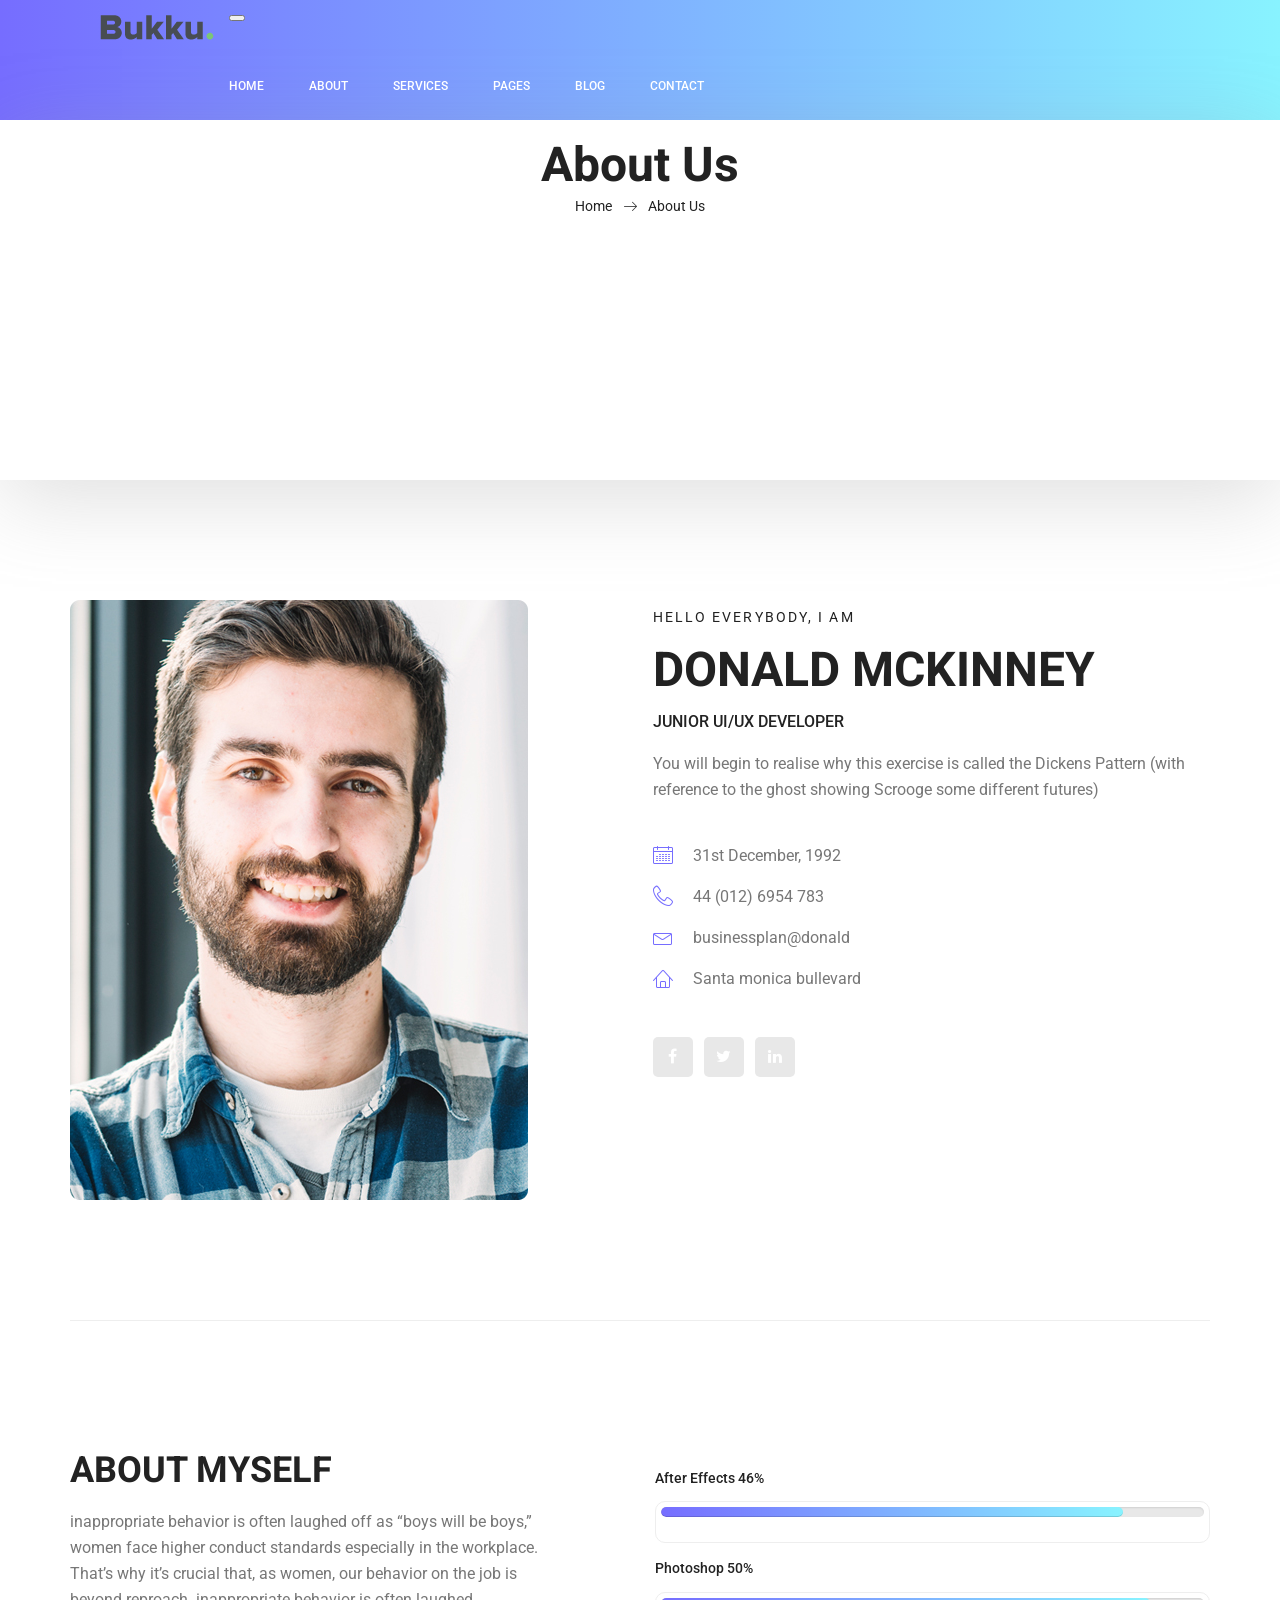
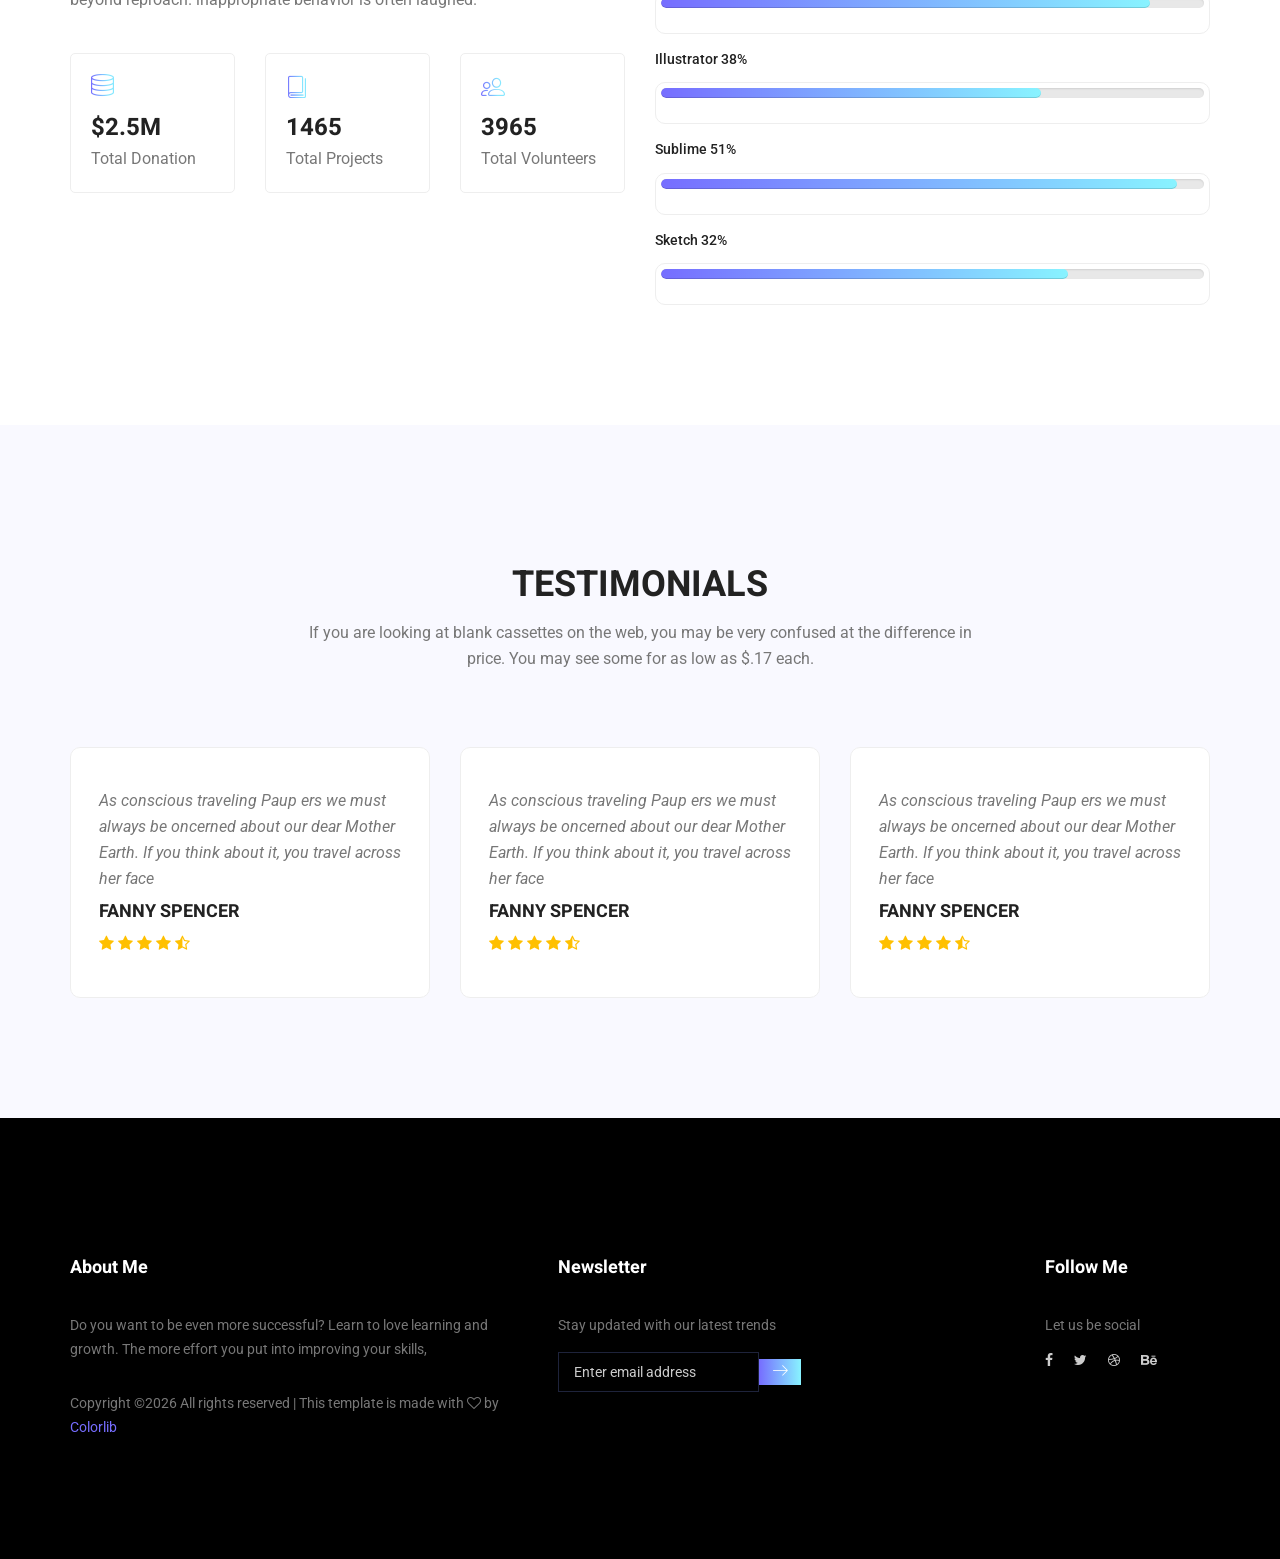
<file: about-us.html>
<!doctype html>
<html lang="en">
    <head>
        <!-- Required meta tags -->
        <meta charset="utf-8">
        <meta name="viewport" content="width=device-width, initial-scale=1, shrink-to-fit=no">
        <link rel="icon" href="img/favicon.png" type="image/png">
        <title>MeetMe Personal</title>
        <!-- Bootstrap CSS -->
        <link rel="stylesheet" href="css/bootstrap.css">
        <link rel="stylesheet" href="vendors/linericon/style.css">
        <link rel="stylesheet" href="css/font-awesome.min.css">
        <link rel="stylesheet" href="vendors/owl-carousel/owl.carousel.min.css">
        <link rel="stylesheet" href="vendors/lightbox/simpleLightbox.css">
        <link rel="stylesheet" href="vendors/nice-select/css/nice-select.css">
        <link rel="stylesheet" href="vendors/animate-css/animate.css">
        <link rel="stylesheet" href="vendors/popup/magnific-popup.css">
        <!-- main css -->
        <link rel="stylesheet" href="css/style.css">
        <link rel="stylesheet" href="css/responsive.css">
    </head>
    <body>
        
        <!--================Header Menu Area =================-->
        <header class="header_area">
            <div class="main_menu">
            	<nav class="navbar navbar-expand-lg navbar-light">
					<div class="container box_1620">
						<!-- Brand and toggle get grouped for better mobile display -->
						<a class="navbar-brand logo_h" href="index.html"><img src="img/logo.png" alt=""></a>
						<button class="navbar-toggler" type="button" data-toggle="collapse" data-target="#navbarSupportedContent" aria-controls="navbarSupportedContent" aria-expanded="false" aria-label="Toggle navigation">
							<span class="icon-bar"></span>
							<span class="icon-bar"></span>
							<span class="icon-bar"></span>
						</button>
						<!-- Collect the nav links, forms, and other content for toggling -->
						<div class="collapse navbar-collapse offset" id="navbarSupportedContent">
							<ul class="nav navbar-nav menu_nav ml-auto">
								<li class="nav-item active"><a class="nav-link" href="index.html">Home</a></li> 
								<li class="nav-item"><a class="nav-link" href="about-us.html">About</a></li> 
								<li class="nav-item"><a class="nav-link" href="services.html">Services</a></li> 
								<li class="nav-item submenu dropdown">
									<a href="#" class="nav-link dropdown-toggle" data-toggle="dropdown" role="button" aria-haspopup="true" aria-expanded="false">Pages</a>
									<ul class="dropdown-menu">
										<li class="nav-item"><a class="nav-link" href="portfolio.html">Portfolio</a></li>
										<li class="nav-item"><a class="nav-link" href="elements.html">Elements</a></li>
									</ul>
								</li> 
								<li class="nav-item submenu dropdown">
									<a href="#" class="nav-link dropdown-toggle" data-toggle="dropdown" role="button" aria-haspopup="true" aria-expanded="false">Blog</a>
									<ul class="dropdown-menu">
										<li class="nav-item"><a class="nav-link" href="blog.html">Blog</a></li>
										<li class="nav-item"><a class="nav-link" href="single-blog.html">Blog Details</a></li>
									</ul>
								</li> 
								<li class="nav-item"><a class="nav-link" href="contact.html">Contact</a></li>
							</ul>
						</div> 
					</div>
            	</nav>
            </div>
        </header>
        <!--================Header Menu Area =================-->
        
        <!--================Home Banner Area =================-->
        <section class="banner_area">
            <div class="box_1620">
				<div class="banner_inner d-flex align-items-center">
					<div class="container">
						<div class="banner_content text-center">
							<h2>About Us</h2>
							<div class="page_link">
								<a href="index.html">Home</a>
								<a href="about-us.html">About Us</a>
							</div>
						</div>
					</div>
				</div>
            </div>
        </section>
        <!--================End Home Banner Area =================-->
        
        
        <!--================Home Banner Area =================-->
        <section class="profile_area">
           	<div class="container">
           		<div class="profile_inner p_120">
					<div class="row">
						<div class="col-lg-5">
							<img class="img-fluid" src="img/personal-2.jpg" alt="">
						</div>
						<div class="col-lg-7">
							<div class="personal_text">
								<h6>Hello Everybody, i am</h6>
								<h3>Donald McKinney</h3>
								<h4>Junior UI/UX Developer</h4>
								<p>You will begin to realise why this exercise is called the Dickens Pattern (with reference to the ghost showing Scrooge some different futures)</p>
								<ul class="list basic_info">
									<li><a href="#"><i class="lnr lnr-calendar-full"></i> 31st December, 1992</a></li>
									<li><a href="#"><i class="lnr lnr-phone-handset"></i> 44 (012) 6954 783</a></li>
									<li><a href="#"><i class="lnr lnr-envelope"></i> businessplan@donald</a></li>
									<li><a href="#"><i class="lnr lnr-home"></i> Santa monica bullevard</a></li>
								</ul>
								<ul class="list personal_social">
									<li><a href="#"><i class="fa fa-facebook"></i></a></li>
									<li><a href="#"><i class="fa fa-twitter"></i></a></li>
									<li><a href="#"><i class="fa fa-linkedin"></i></a></li>
								</ul>
							</div>
						</div>
					</div>
           		</div>
            </div>
        </section>
        <!--================End Home Banner Area =================-->
        
        <!--================Welcome Area =================-->
        <section class="welcome_area p_120">
        	<div class="container">
        		<div class="row welcome_inner">
        			<div class="col-lg-6">
        				<div class="welcome_text">
        					<h4>About Myself</h4>
        					<p>inappropriate behavior is often laughed off as “boys will be boys,” women face higher conduct standards especially in the workplace. That’s why it’s crucial that, as women, our behavior on the job is beyond reproach. inappropriate behavior is often laughed.</p>
        					<div class="row">
        						<div class="col-md-4">
        							<div class="wel_item">
        								<i class="lnr lnr-database"></i>
        								<h4>$2.5M</h4>
        								<p>Total Donation</p>
        							</div>
        						</div>
        						<div class="col-md-4">
        							<div class="wel_item">
        								<i class="lnr lnr-book"></i>
        								<h4>1465</h4>
        								<p>Total Projects</p>
        							</div>
        						</div>
        						<div class="col-md-4">
        							<div class="wel_item">
        								<i class="lnr lnr-users"></i>
        								<h4>3965</h4>
        								<p>Total Volunteers</p>
        							</div>
        						</div>
        					</div>
        				</div>
        			</div>
        			<div class="col-lg-6">
        				<div class="tools_expert">
        					<div class="skill_main">
								<div class="skill_item">
									<h4>After Effects <span class="counter">85</span>%</h4>
									<div class="progress_br">
										<div class="progress">
											<div class="progress-bar" role="progressbar" aria-valuenow="85" aria-valuemin="0" aria-valuemax="100"></div>
										</div>
									</div>
								</div>
								<div class="skill_item">
									<h4>Photoshop <span class="counter">90</span>%</h4>
									<div class="progress_br">
										<div class="progress">
											<div class="progress-bar" role="progressbar" aria-valuenow="90" aria-valuemin="0" aria-valuemax="100"></div>
										</div>
									</div>
								</div>
								<div class="skill_item">
									<h4>Illustrator <span class="counter">70</span>%</h4>
									<div class="progress_br">
										<div class="progress">
											<div class="progress-bar" role="progressbar" aria-valuenow="70" aria-valuemin="0" aria-valuemax="100"></div>
										</div>
									</div>
								</div>
								<div class="skill_item">
									<h4>Sublime <span class="counter">95</span>%</h4>
									<div class="progress_br">
										<div class="progress">
											<div class="progress-bar" role="progressbar" aria-valuenow="95" aria-valuemin="0" aria-valuemax="100"></div>
										</div>
									</div>
								</div>
								<div class="skill_item">
									<h4>Sketch <span class="counter">75</span>%</h4>
									<div class="progress_br">
										<div class="progress">
											<div class="progress-bar" role="progressbar" aria-valuenow="75" aria-valuemin="0" aria-valuemax="100"></div>
										</div>
									</div>
								</div>
							</div>
        				</div>
        			</div>
        		</div>
        	</div>
        </section>
        <!--================End Welcome Area =================-->
        
        <!--================Testimonials Area =================-->
        <section class="testimonials_area p_120">
        	<div class="container">
        		<div class="main_title">
        			<h2>Testimonials</h2>
        			<p>If you are looking at blank cassettes on the web, you may be very confused at the difference in price. You may see some for as low as $.17 each.</p>
        		</div>
        		<div class="testi_inner">
					<div class="testi_slider owl-carousel">
						<div class="item">
							<div class="testi_item">
								<p>As conscious traveling Paup ers we must always be oncerned about our dear Mother Earth. If you think about it, you travel across her face</p>
								<h4>Fanny Spencer</h4>
								<a href="#"><i class="fa fa-star"></i></a>
								<a href="#"><i class="fa fa-star"></i></a>
								<a href="#"><i class="fa fa-star"></i></a>
								<a href="#"><i class="fa fa-star"></i></a>
								<a href="#"><i class="fa fa-star-half-o"></i></a>
							</div>
						</div>
						<div class="item">
							<div class="testi_item">
								<p>As conscious traveling Paup ers we must always be oncerned about our dear Mother Earth. If you think about it, you travel across her face</p>
								<h4>Fanny Spencer</h4>
								<a href="#"><i class="fa fa-star"></i></a>
								<a href="#"><i class="fa fa-star"></i></a>
								<a href="#"><i class="fa fa-star"></i></a>
								<a href="#"><i class="fa fa-star"></i></a>
								<a href="#"><i class="fa fa-star-half-o"></i></a>
							</div>
						</div>
						<div class="item">
							<div class="testi_item">
								<p>As conscious traveling Paup ers we must always be oncerned about our dear Mother Earth. If you think about it, you travel across her face</p>
								<h4>Fanny Spencer</h4>
								<a href="#"><i class="fa fa-star"></i></a>
								<a href="#"><i class="fa fa-star"></i></a>
								<a href="#"><i class="fa fa-star"></i></a>
								<a href="#"><i class="fa fa-star"></i></a>
								<a href="#"><i class="fa fa-star-half-o"></i></a>
							</div>
						</div>
					</div>
        		</div>
        	</div>
        </section>
        <!--================End Testimonials Area =================-->
        
        <!--================Footer Area =================-->
        <footer class="footer_area p_120">
        	<div class="container">
        		<div class="row footer_inner">
        			<div class="col-lg-5 col-sm-6">
        				<aside class="f_widget ab_widget">
        					<div class="f_title">
        						<h3>About Me</h3>
        					</div>
        					<p>Do you want to be even more successful? Learn to love learning and growth. The more effort you put into improving your skills,</p>
        					<p><!-- Link back to Colorlib can't be removed. Template is licensed under CC BY 3.0. -->
Copyright &copy;<script>document.write(new Date().getFullYear());</script> All rights reserved | This template is made with <i class="fa fa-heart-o" aria-hidden="true"></i> by <a href="https://colorlib.com" target="_blank">Colorlib</a>
<!-- Link back to Colorlib can't be removed. Template is licensed under CC BY 3.0. --></p>
        				</aside>
        			</div>
        			<div class="col-lg-5 col-sm-6">
        				<aside class="f_widget news_widget">
        					<div class="f_title">
        						<h3>Newsletter</h3>
        					</div>
        					<p>Stay updated with our latest trends</p>
        					<div id="mc_embed_signup">
                                <form target="_blank" action="https://spondonit.us12.list-manage.com/subscribe/post?u=1462626880ade1ac87bd9c93a&amp;id=92a4423d01" method="get" class="subscribe_form relative">
                                	<div class="input-group d-flex flex-row">
                                        <input name="EMAIL" placeholder="Enter email address" onfocus="this.placeholder = ''" onblur="this.placeholder = 'Email Address '" required="" type="email">
                                        <button class="btn sub-btn"><span class="lnr lnr-arrow-right"></span></button>		
                                    </div>				
                                    <div class="mt-10 info"></div>
                                </form>
                            </div>
        				</aside>
        			</div>
        			<div class="col-lg-2">
        				<aside class="f_widget social_widget">
        					<div class="f_title">
        						<h3>Follow Me</h3>
        					</div>
        					<p>Let us be social</p>
        					<ul class="list">
        						<li><a href="#"><i class="fa fa-facebook"></i></a></li>
        						<li><a href="#"><i class="fa fa-twitter"></i></a></li>
        						<li><a href="#"><i class="fa fa-dribbble"></i></a></li>
        						<li><a href="#"><i class="fa fa-behance"></i></a></li>
        					</ul>
        				</aside>
        			</div>
        		</div>
        	</div>
        </footer>
        <!--================End Footer Area =================-->
        
        
        
        
        <!-- Optional JavaScript -->
        <!-- jQuery first, then Popper.js, then Bootstrap JS -->
        <script src="js/jquery-3.3.1.min.js"></script>
        <script src="js/popper.js"></script>
        <script src="js/bootstrap.min.js"></script>
        <script src="js/stellar.js"></script>
        <script src="vendors/lightbox/simpleLightbox.min.js"></script>
        <script src="vendors/nice-select/js/jquery.nice-select.min.js"></script>
        <script src="vendors/isotope/imagesloaded.pkgd.min.js"></script>
        <script src="vendors/isotope/isotope.pkgd.min.js"></script>
        <script src="vendors/owl-carousel/owl.carousel.min.js"></script>
        <script src="vendors/popup/jquery.magnific-popup.min.js"></script>
        <script src="js/jquery.ajaxchimp.min.js"></script>
        <script src="vendors/counter-up/jquery.waypoints.min.js"></script>
        <script src="vendors/counter-up/jquery.counterup.min.js"></script>
        <script src="js/mail-script.js"></script>
        <script src="js/theme.js"></script>
    </body>
</html>
</file>
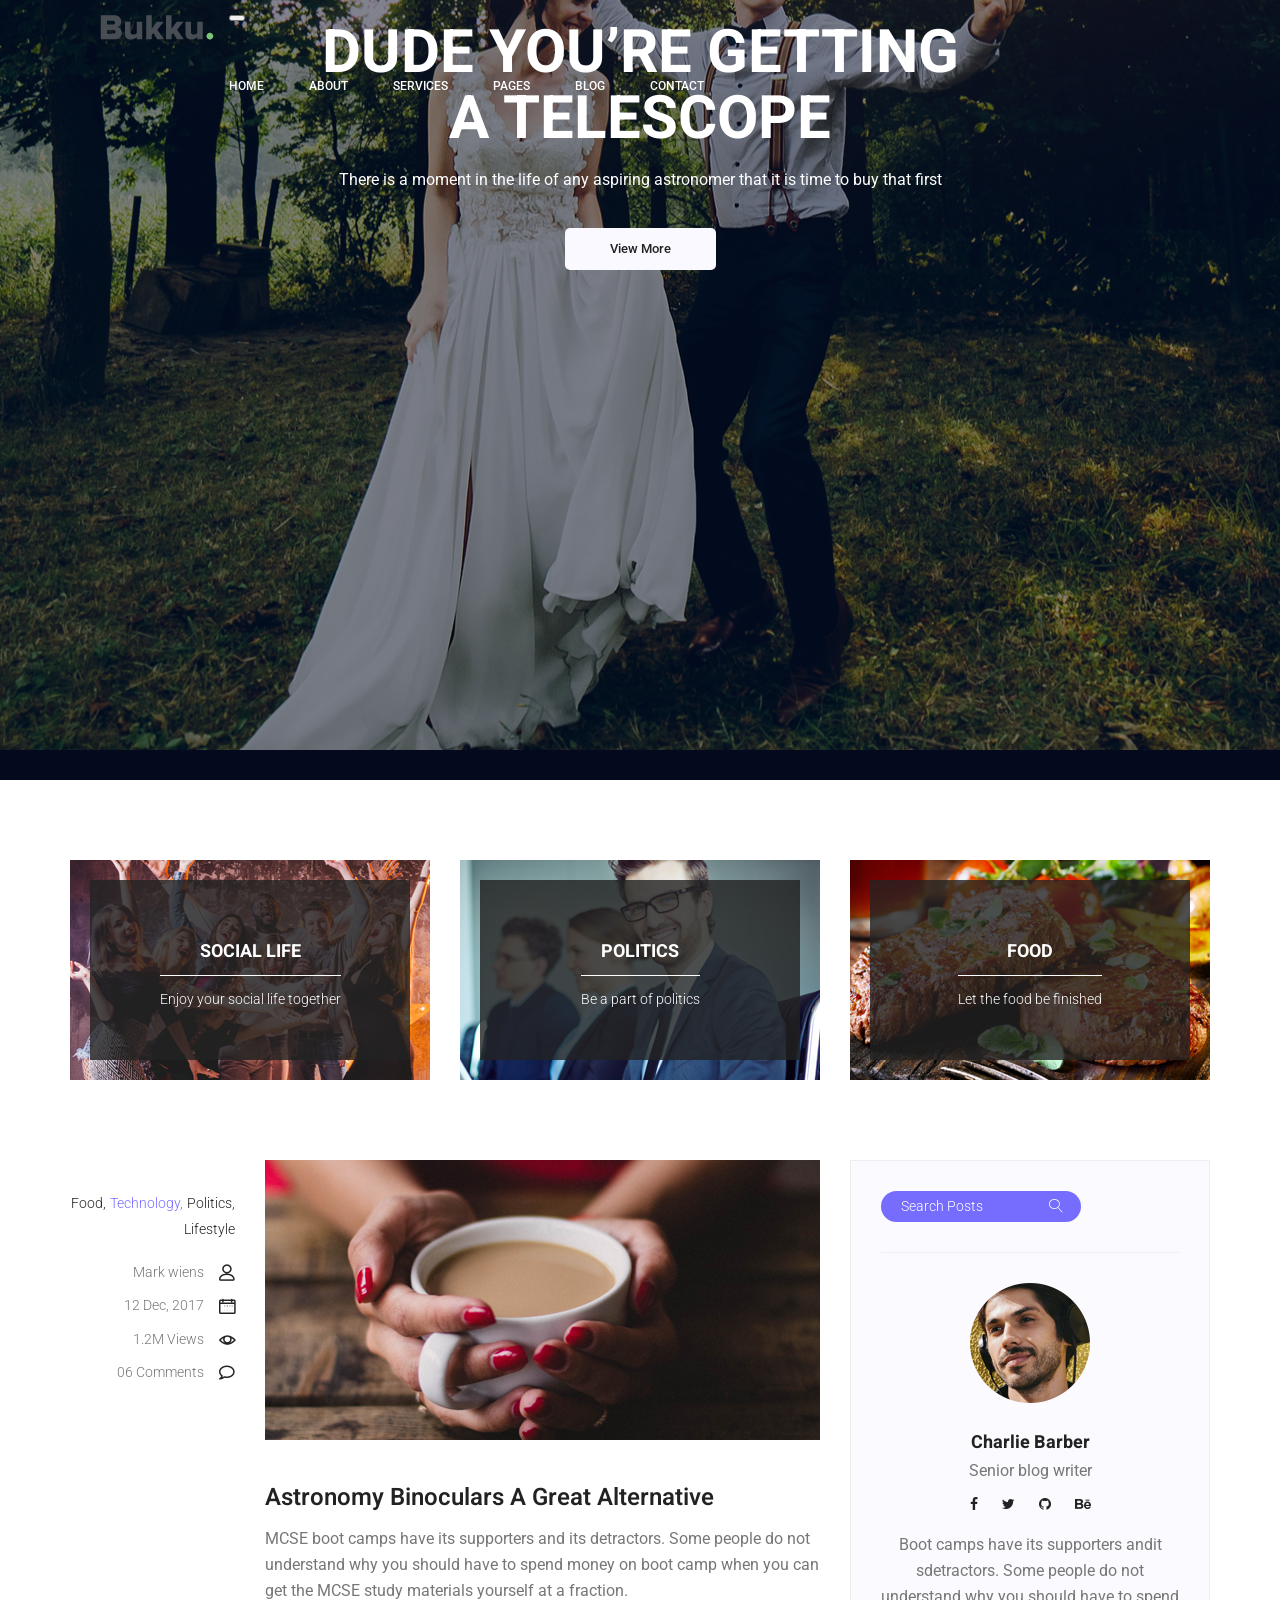
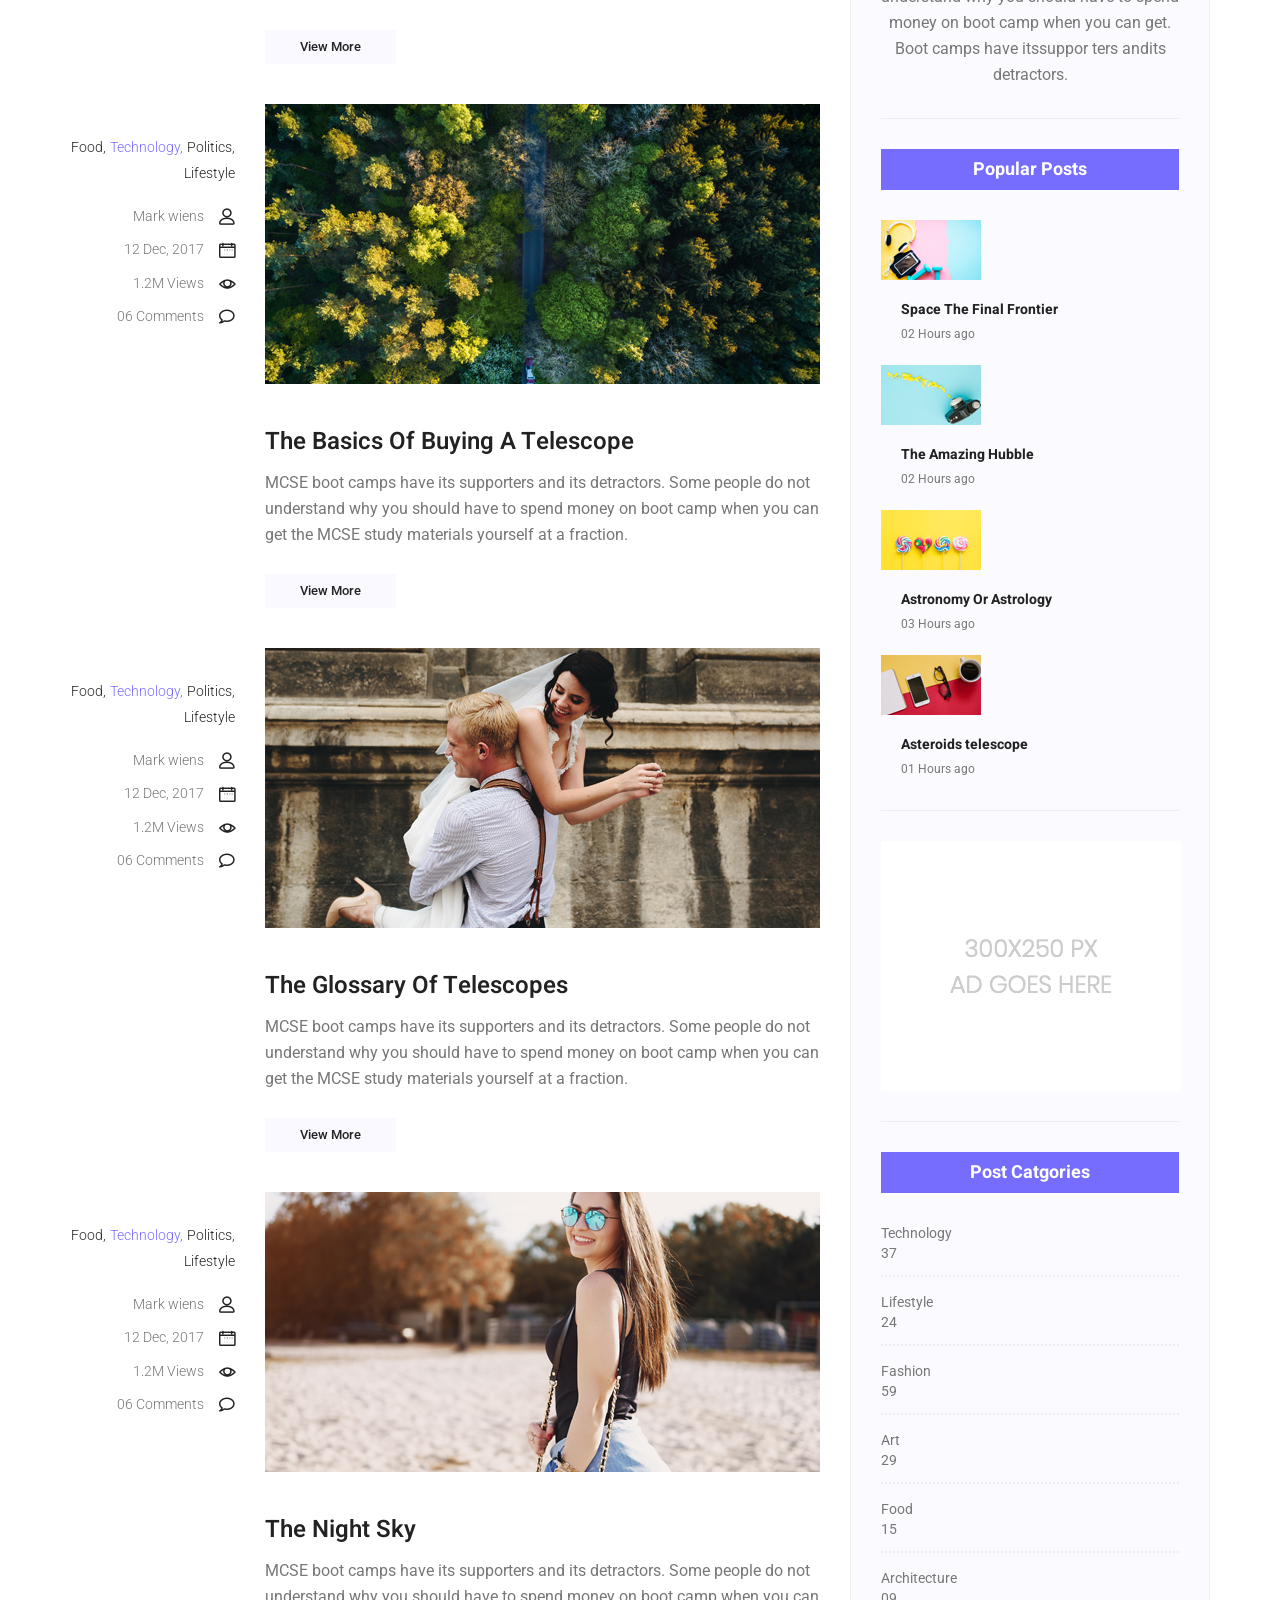
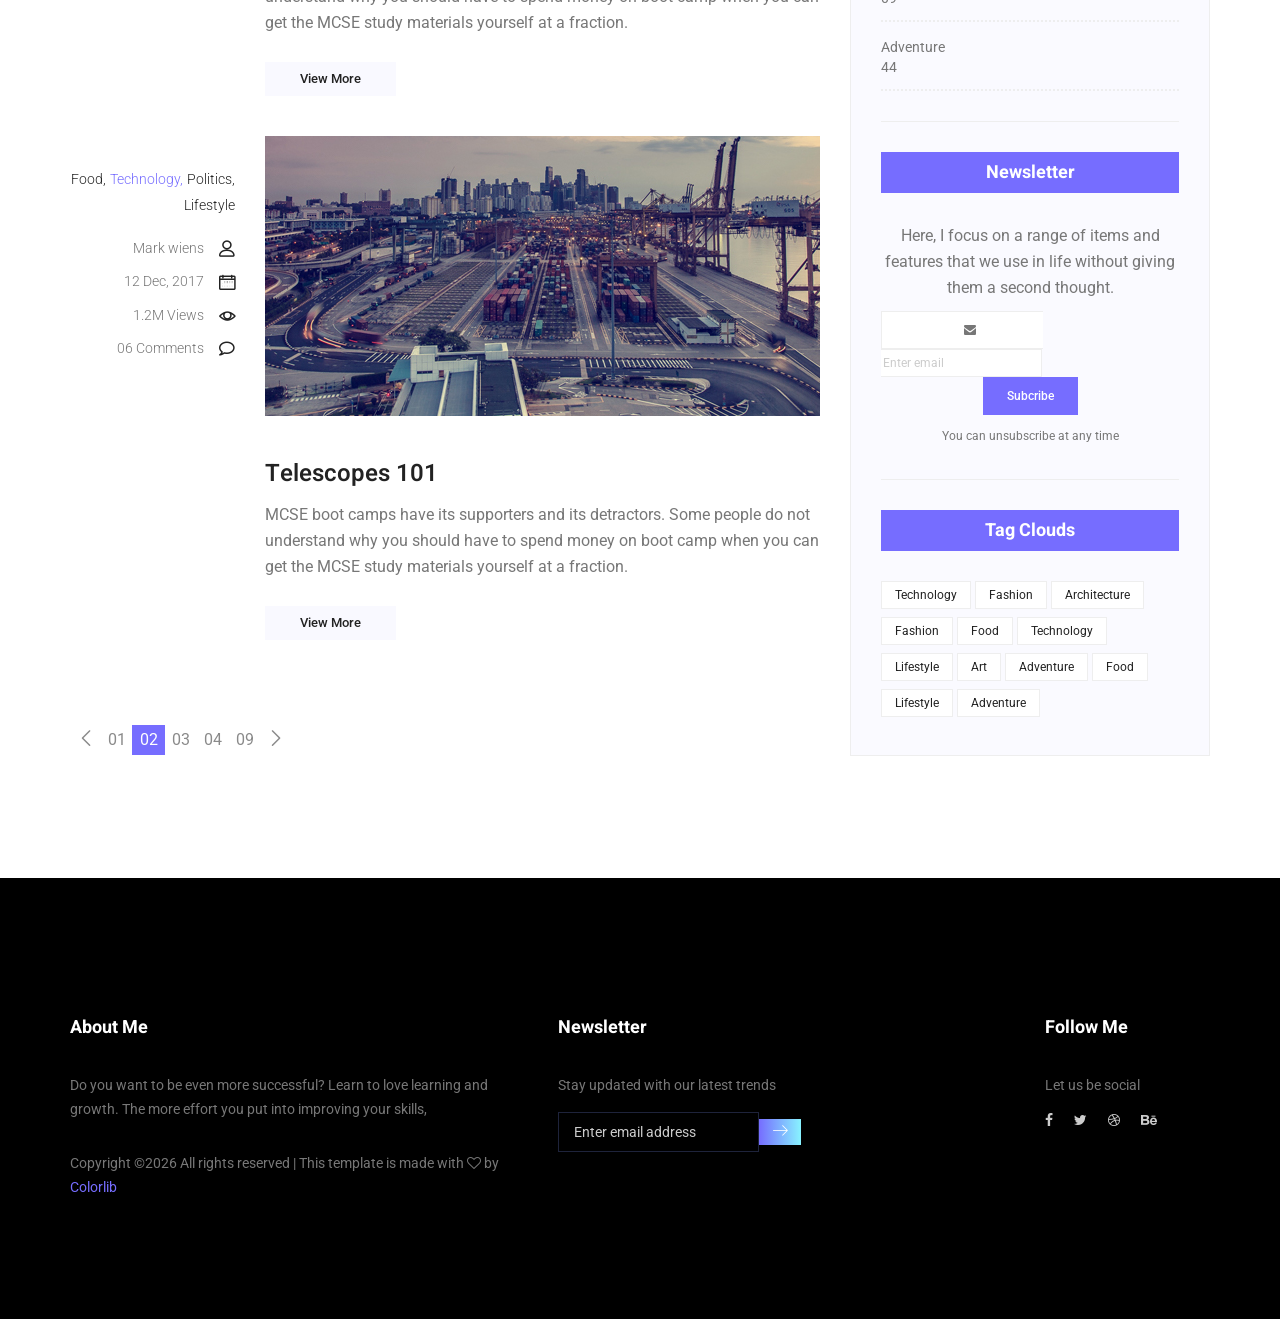
<file: blog.html>
<!doctype html>
<html lang="en">
    <head>
        <!-- Required meta tags -->
        <meta charset="utf-8">
        <meta name="viewport" content="width=device-width, initial-scale=1, shrink-to-fit=no">
        <link rel="icon" href="img/favicon.png" type="image/png">
        <title>MeetMe Personal</title>
        <!-- Bootstrap CSS -->
        <link rel="stylesheet" href="css/bootstrap.css">
        <link rel="stylesheet" href="vendors/linericon/style.css">
        <link rel="stylesheet" href="css/font-awesome.min.css">
        <link rel="stylesheet" href="vendors/owl-carousel/owl.carousel.min.css">
        <link rel="stylesheet" href="vendors/lightbox/simpleLightbox.css">
        <link rel="stylesheet" href="vendors/nice-select/css/nice-select.css">
        <link rel="stylesheet" href="vendors/animate-css/animate.css">
        <link rel="stylesheet" href="vendors/popup/magnific-popup.css">
        <!-- main css -->
        <link rel="stylesheet" href="css/style.css">
        <link rel="stylesheet" href="css/responsive.css">
    </head>
    <body>
        
        <!--================Header Menu Area =================-->
        <header class="header_area">
            <div class="main_menu">
            	<nav class="navbar navbar-expand-lg navbar-light">
					<div class="container box_1620">
						<!-- Brand and toggle get grouped for better mobile display -->
						<a class="navbar-brand logo_h" href="index.html"><img src="img/logo.png" alt=""></a>
						<button class="navbar-toggler" type="button" data-toggle="collapse" data-target="#navbarSupportedContent" aria-controls="navbarSupportedContent" aria-expanded="false" aria-label="Toggle navigation">
							<span class="icon-bar"></span>
							<span class="icon-bar"></span>
							<span class="icon-bar"></span>
						</button>
						<!-- Collect the nav links, forms, and other content for toggling -->
						<div class="collapse navbar-collapse offset" id="navbarSupportedContent">
							<ul class="nav navbar-nav menu_nav ml-auto">
								<li class="nav-item active"><a class="nav-link" href="index.html">Home</a></li> 
								<li class="nav-item"><a class="nav-link" href="about-us.html">About</a></li> 
								<li class="nav-item"><a class="nav-link" href="services.html">Services</a></li> 
								<li class="nav-item submenu dropdown">
									<a href="#" class="nav-link dropdown-toggle" data-toggle="dropdown" role="button" aria-haspopup="true" aria-expanded="false">Pages</a>
									<ul class="dropdown-menu">
										<li class="nav-item"><a class="nav-link" href="portfolio.html">Portfolio</a></li>
										<li class="nav-item"><a class="nav-link" href="elements.html">Elements</a></li>
									</ul>
								</li> 
								<li class="nav-item submenu dropdown">
									<a href="#" class="nav-link dropdown-toggle" data-toggle="dropdown" role="button" aria-haspopup="true" aria-expanded="false">Blog</a>
									<ul class="dropdown-menu">
										<li class="nav-item"><a class="nav-link" href="blog.html">Blog</a></li>
										<li class="nav-item"><a class="nav-link" href="single-blog.html">Blog Details</a></li>
									</ul>
								</li> 
								<li class="nav-item"><a class="nav-link" href="contact.html">Contact</a></li>
							</ul>
						</div> 
					</div>
            	</nav>
            </div>
        </header>
        <!--================Header Menu Area =================-->
        
        <!--================Home Banner Area =================-->
        <section class="home_banner_area blog_banner">
            <div class="banner_inner d-flex align-items-center">
            	<div class="overlay bg-parallax" data-stellar-ratio="0.9" data-stellar-vertical-offset="0" data-background=""></div>
				<div class="container">
					<div class="blog_b_text text-center">
						<h2>Dude You’re Getting <br /> a Telescope</h2>
						<p>There is a moment in the life of any aspiring astronomer that it is time to buy that first</p>
						<a class="white_bg_btn" href="#">View More</a>
					</div>
				</div>
            </div>
        </section>
        <!--================End Home Banner Area =================-->
        
        <!--================Blog Categorie Area =================-->
        <section class="blog_categorie_area">
            <div class="container">
                <div class="row">
                    <div class="col-lg-4">
                        <div class="categories_post">
                            <img src="img/blog/cat-post/cat-post-3.jpg" alt="post">
                            <div class="categories_details">
                                <div class="categories_text">
                                    <a href="blog-details.html"><h5>Social Life</h5></a>
                                    <div class="border_line"></div>
                                    <p>Enjoy your social life together</p>
                                </div>
                            </div>
                        </div>
                    </div>
                    <div class="col-lg-4">
                        <div class="categories_post">
                            <img src="img/blog/cat-post/cat-post-2.jpg" alt="post">
                            <div class="categories_details">
                                <div class="categories_text">
                                    <a href="blog-details.html"><h5>Politics</h5></a>
                                    <div class="border_line"></div>
                                    <p>Be a part of politics</p>
                                </div>
                            </div>
                        </div>
                    </div>
                    <div class="col-lg-4">
                        <div class="categories_post">
                            <img src="img/blog/cat-post/cat-post-1.jpg" alt="post">
                            <div class="categories_details">
                                <div class="categories_text">
                                    <a href="blog-details.html"><h5>Food</h5></a>
                                    <div class="border_line"></div>
                                    <p>Let the food be finished</p>
                                </div>
                            </div>
                        </div>
                    </div>
                </div>
            </div>
        </section>
        <!--================Blog Categorie Area =================-->
        
        <!--================Blog Area =================-->
        <section class="blog_area">
            <div class="container">
                <div class="row">
                    <div class="col-lg-8">
                        <div class="blog_left_sidebar">
                            <article class="row blog_item">
                               <div class="col-md-3">
                                   <div class="blog_info text-right">
                                        <div class="post_tag">
                                            <a href="#">Food,</a>
                                            <a class="active" href="#">Technology,</a>
                                            <a href="#">Politics,</a>
                                            <a href="#">Lifestyle</a>
                                        </div>
                                        <ul class="blog_meta list">
                                            <li><a href="#">Mark wiens<i class="lnr lnr-user"></i></a></li>
                                            <li><a href="#">12 Dec, 2017<i class="lnr lnr-calendar-full"></i></a></li>
                                            <li><a href="#">1.2M Views<i class="lnr lnr-eye"></i></a></li>
                                            <li><a href="#">06 Comments<i class="lnr lnr-bubble"></i></a></li>
                                        </ul>
                                    </div>
                               </div>
                                <div class="col-md-9">
                                    <div class="blog_post">
                                        <img src="img/blog/main-blog/m-blog-1.jpg" alt="">
                                        <div class="blog_details">
                                            <a href="single-blog.html"><h2>Astronomy Binoculars A Great Alternative</h2></a>
                                            <p>MCSE boot camps have its supporters and its detractors. Some people do not understand why you should have to spend money on boot camp when you can get the MCSE study materials yourself at a fraction.</p>
                                            <a href="single-blog.html" class="white_bg_btn">View More</a>
                                        </div>
                                    </div>
                                </div>
                            </article>
                            <article class="row blog_item">
                               <div class="col-md-3">
                                   <div class="blog_info text-right">
                                        <div class="post_tag">
                                            <a href="#">Food,</a>
                                            <a class="active" href="#">Technology,</a>
                                            <a href="#">Politics,</a>
                                            <a href="#">Lifestyle</a>
                                        </div>
                                        <ul class="blog_meta list">
                                            <li><a href="#">Mark wiens<i class="lnr lnr-user"></i></a></li>
                                            <li><a href="#">12 Dec, 2017<i class="lnr lnr-calendar-full"></i></a></li>
                                            <li><a href="#">1.2M Views<i class="lnr lnr-eye"></i></a></li>
                                            <li><a href="#">06 Comments<i class="lnr lnr-bubble"></i></a></li>
                                        </ul>
                                    </div>
                               </div>
                                <div class="col-md-9">
                                    <div class="blog_post">
                                        <img src="img/blog/main-blog/m-blog-2.jpg" alt="">
                                        <div class="blog_details">
                                            <a href="single-blog.html"><h2>The Basics Of Buying A Telescope</h2></a>
                                            <p>MCSE boot camps have its supporters and its detractors. Some people do not understand why you should have to spend money on boot camp when you can get the MCSE study materials yourself at a fraction.</p>
                                            <a href="single-blog.html" class="white_bg_btn">View More</a>
                                        </div>
                                    </div>
                                </div>
                            </article>
                            <article class="row blog_item">
                               <div class="col-md-3">
                                   <div class="blog_info text-right">
                                        <div class="post_tag">
                                            <a href="#">Food,</a>
                                            <a class="active" href="#">Technology,</a>
                                            <a href="#">Politics,</a>
                                            <a href="#">Lifestyle</a>
                                        </div>
                                        <ul class="blog_meta list">
                                            <li><a href="#">Mark wiens<i class="lnr lnr-user"></i></a></li>
                                            <li><a href="#">12 Dec, 2017<i class="lnr lnr-calendar-full"></i></a></li>
                                            <li><a href="#">1.2M Views<i class="lnr lnr-eye"></i></a></li>
                                            <li><a href="#">06 Comments<i class="lnr lnr-bubble"></i></a></li>
                                        </ul>
                                    </div>
                               </div>
                                <div class="col-md-9">
                                    <div class="blog_post">
                                        <img src="img/blog/main-blog/m-blog-3.jpg" alt="">
                                        <div class="blog_details">
                                            <a href="single-blog.html"><h2>The Glossary Of Telescopes</h2></a>
                                            <p>MCSE boot camps have its supporters and its detractors. Some people do not understand why you should have to spend money on boot camp when you can get the MCSE study materials yourself at a fraction.</p>
                                            <a href="single-blog.html" class="white_bg_btn">View More</a>
                                        </div>
                                    </div>
                                </div>
                            </article>
                            <article class="row blog_item">
                               <div class="col-md-3">
                                   <div class="blog_info text-right">
                                        <div class="post_tag">
                                            <a href="#">Food,</a>
                                            <a class="active" href="#">Technology,</a>
                                            <a href="#">Politics,</a>
                                            <a href="#">Lifestyle</a>
                                        </div>
                                        <ul class="blog_meta list">
                                            <li><a href="#">Mark wiens<i class="lnr lnr-user"></i></a></li>
                                            <li><a href="#">12 Dec, 2017<i class="lnr lnr-calendar-full"></i></a></li>
                                            <li><a href="#">1.2M Views<i class="lnr lnr-eye"></i></a></li>
                                            <li><a href="#">06 Comments<i class="lnr lnr-bubble"></i></a></li>
                                        </ul>
                                    </div>
                               </div>
                                <div class="col-md-9">
                                    <div class="blog_post">
                                        <img src="img/blog/main-blog/m-blog-4.jpg" alt="">
                                        <div class="blog_details">
                                            <a href="single-blog.html"><h2>The Night Sky</h2></a>
                                            <p>MCSE boot camps have its supporters and its detractors. Some people do not understand why you should have to spend money on boot camp when you can get the MCSE study materials yourself at a fraction.</p>
                                            <a href="single-blog.html" class="white_bg_btn">View More</a>
                                        </div>
                                    </div>
                                </div>
                            </article>
                            <article class="row blog_item">
                               <div class="col-md-3">
                                   <div class="blog_info text-right">
                                        <div class="post_tag">
                                            <a href="#">Food,</a>
                                            <a class="active" href="#">Technology,</a>
                                            <a href="#">Politics,</a>
                                            <a href="#">Lifestyle</a>
                                        </div>
                                        <ul class="blog_meta list">
                                            <li><a href="#">Mark wiens<i class="lnr lnr-user"></i></a></li>
                                            <li><a href="#">12 Dec, 2017<i class="lnr lnr-calendar-full"></i></a></li>
                                            <li><a href="#">1.2M Views<i class="lnr lnr-eye"></i></a></li>
                                            <li><a href="#">06 Comments<i class="lnr lnr-bubble"></i></a></li>
                                        </ul>
                                    </div>
                               </div>
                                <div class="col-md-9">
                                    <div class="blog_post">
                                        <img src="img/blog/main-blog/m-blog-5.jpg" alt="">
                                        <div class="blog_details">
                                            <a href="single-blog.html"><h2>Telescopes 101</h2></a>
                                            <p>MCSE boot camps have its supporters and its detractors. Some people do not understand why you should have to spend money on boot camp when you can get the MCSE study materials yourself at a fraction.</p>
                                            <a href="single-blog.html" class="white_bg_btn">View More</a>
                                        </div>
                                    </div>
                                </div>
                            </article>
                            <nav class="blog-pagination justify-content-center d-flex">
		                        <ul class="pagination">
		                            <li class="page-item">
		                                <a href="#" class="page-link" aria-label="Previous">
		                                    <span aria-hidden="true">
		                                        <span class="lnr lnr-chevron-left"></span>
		                                    </span>
		                                </a>
		                            </li>
		                            <li class="page-item"><a href="#" class="page-link">01</a></li>
		                            <li class="page-item active"><a href="#" class="page-link">02</a></li>
		                            <li class="page-item"><a href="#" class="page-link">03</a></li>
		                            <li class="page-item"><a href="#" class="page-link">04</a></li>
		                            <li class="page-item"><a href="#" class="page-link">09</a></li>
		                            <li class="page-item">
		                                <a href="#" class="page-link" aria-label="Next">
		                                    <span aria-hidden="true">
		                                        <span class="lnr lnr-chevron-right"></span>
		                                    </span>
		                                </a>
		                            </li>
		                        </ul>
		                    </nav>
                        </div>
                    </div>
                    <div class="col-lg-4">
                        <div class="blog_right_sidebar">
                            <aside class="single_sidebar_widget search_widget">
                                <div class="input-group">
                                    <input type="text" class="form-control" placeholder="Search Posts">
                                    <span class="input-group-btn">
                                        <button class="btn btn-default" type="button"><i class="lnr lnr-magnifier"></i></button>
                                    </span>
                                </div><!-- /input-group -->
                                <div class="br"></div>
                            </aside>
                            <aside class="single_sidebar_widget author_widget">
                                <img class="author_img rounded-circle" src="img/blog/author.png" alt="">
                                <h4>Charlie Barber</h4>
                                <p>Senior blog writer</p>
                                <div class="social_icon">
                                    <a href="#"><i class="fa fa-facebook"></i></a>
                                    <a href="#"><i class="fa fa-twitter"></i></a>
                                    <a href="#"><i class="fa fa-github"></i></a>
                                    <a href="#"><i class="fa fa-behance"></i></a>
                                </div>
                                <p>Boot camps have its supporters andit sdetractors. Some people do not understand why you should have to spend money on boot camp when you can get. Boot camps have itssuppor ters andits detractors.</p>
                                <div class="br"></div>
                            </aside>
                            <aside class="single_sidebar_widget popular_post_widget">
                                <h3 class="widget_title">Popular Posts</h3>
                                <div class="media post_item">
                                    <img src="img/blog/popular-post/post1.jpg" alt="post">
                                    <div class="media-body">
                                        <a href="blog-details.html"><h3>Space The Final Frontier</h3></a>
                                        <p>02 Hours ago</p>
                                    </div>
                                </div>
                                <div class="media post_item">
                                    <img src="img/blog/popular-post/post2.jpg" alt="post">
                                    <div class="media-body">
                                        <a href="blog-details.html"><h3>The Amazing Hubble</h3></a>
                                        <p>02 Hours ago</p>
                                    </div>
                                </div>
                                <div class="media post_item">
                                    <img src="img/blog/popular-post/post3.jpg" alt="post">
                                    <div class="media-body">
                                        <a href="blog-details.html"><h3>Astronomy Or Astrology</h3></a>
                                        <p>03 Hours ago</p>
                                    </div>
                                </div>
                                <div class="media post_item">
                                    <img src="img/blog/popular-post/post4.jpg" alt="post">
                                    <div class="media-body">
                                        <a href="blog-details.html"><h3>Asteroids telescope</h3></a>
                                        <p>01 Hours ago</p>
                                    </div>
                                </div>
                                <div class="br"></div>
                            </aside>
                            <aside class="single_sidebar_widget ads_widget">
                                <a href="#"><img class="img-fluid" src="img/blog/add.jpg" alt=""></a>
                                <div class="br"></div>
                            </aside>
                            <aside class="single_sidebar_widget post_category_widget">
                                <h4 class="widget_title">Post Catgories</h4>
                                <ul class="list cat-list">
                                    <li>
                                        <a href="#" class="d-flex justify-content-between">
                                            <p>Technology</p>
                                            <p>37</p>
                                        </a>
                                    </li>
                                    <li>
                                        <a href="#" class="d-flex justify-content-between">
                                            <p>Lifestyle</p>
                                            <p>24</p>
                                        </a>
                                    </li>
                                    <li>
                                        <a href="#" class="d-flex justify-content-between">
                                            <p>Fashion</p>
                                            <p>59</p>
                                        </a>
                                    </li>
                                    <li>
                                        <a href="#" class="d-flex justify-content-between">
                                            <p>Art</p>
                                            <p>29</p>
                                        </a>
                                    </li>
                                    <li>
                                        <a href="#" class="d-flex justify-content-between">
                                            <p>Food</p>
                                            <p>15</p>
                                        </a>
                                    </li>
                                    <li>
                                        <a href="#" class="d-flex justify-content-between">
                                            <p>Architecture</p>
                                            <p>09</p>
                                        </a>
                                    </li>
                                    <li>
                                        <a href="#" class="d-flex justify-content-between">
                                            <p>Adventure</p>
                                            <p>44</p>
                                        </a>
                                    </li>															
                                </ul>
                                <div class="br"></div>
                            </aside>
                            <aside class="single-sidebar-widget newsletter_widget">
                                <h4 class="widget_title">Newsletter</h4>
                                <p>
                                Here, I focus on a range of items and features that we use in life without
                                giving them a second thought.
                                </p>
                                <div class="form-group d-flex flex-row">
                                    <div class="input-group">
                                        <div class="input-group-prepend">
                                            <div class="input-group-text"><i class="fa fa-envelope" aria-hidden="true"></i></div>
                                        </div>
                                        <input type="text" class="form-control" id="inlineFormInputGroup" placeholder="Enter email" onfocus="this.placeholder = ''" onblur="this.placeholder = 'Enter email'">
                                    </div>
                                    <a href="#" class="bbtns">Subcribe</a>
                                </div>	
                                <p class="text-bottom">You can unsubscribe at any time</p>	
                                <div class="br"></div>							
                            </aside>
                            <aside class="single-sidebar-widget tag_cloud_widget">
                                <h4 class="widget_title">Tag Clouds</h4>
                                <ul class="list">
                                    <li><a href="#">Technology</a></li>
                                    <li><a href="#">Fashion</a></li>
                                    <li><a href="#">Architecture</a></li>
                                    <li><a href="#">Fashion</a></li>
                                    <li><a href="#">Food</a></li>
                                    <li><a href="#">Technology</a></li>
                                    <li><a href="#">Lifestyle</a></li>
                                    <li><a href="#">Art</a></li>
                                    <li><a href="#">Adventure</a></li>
                                    <li><a href="#">Food</a></li>
                                    <li><a href="#">Lifestyle</a></li>
                                    <li><a href="#">Adventure</a></li>
                                </ul>
                            </aside>
                        </div>
                    </div>
                </div>
            </div>
        </section>
        <!--================Blog Area =================-->
        
        <!--================Footer Area =================-->
        <footer class="footer_area p_120">
        	<div class="container">
        		<div class="row footer_inner">
        			<div class="col-lg-5 col-sm-6">
        				<aside class="f_widget ab_widget">
        					<div class="f_title">
        						<h3>About Me</h3>
        					</div>
        					<p>Do you want to be even more successful? Learn to love learning and growth. The more effort you put into improving your skills,</p>
        					<p><!-- Link back to Colorlib can't be removed. Template is licensed under CC BY 3.0. -->
Copyright &copy;<script>document.write(new Date().getFullYear());</script> All rights reserved | This template is made with <i class="fa fa-heart-o" aria-hidden="true"></i> by <a href="https://colorlib.com" target="_blank">Colorlib</a>
<!-- Link back to Colorlib can't be removed. Template is licensed under CC BY 3.0. --></p>
        				</aside>
        			</div>
        			<div class="col-lg-5 col-sm-6">
        				<aside class="f_widget news_widget">
        					<div class="f_title">
        						<h3>Newsletter</h3>
        					</div>
        					<p>Stay updated with our latest trends</p>
        					<div id="mc_embed_signup">
                                <form target="_blank" action="https://spondonit.us12.list-manage.com/subscribe/post?u=1462626880ade1ac87bd9c93a&amp;id=92a4423d01" method="get" class="subscribe_form relative">
                                	<div class="input-group d-flex flex-row">
                                        <input name="EMAIL" placeholder="Enter email address" onfocus="this.placeholder = ''" onblur="this.placeholder = 'Email Address '" required="" type="email">
                                        <button class="btn sub-btn"><span class="lnr lnr-arrow-right"></span></button>		
                                    </div>				
                                    <div class="mt-10 info"></div>
                                </form>
                            </div>
        				</aside>
        			</div>
        			<div class="col-lg-2">
        				<aside class="f_widget social_widget">
        					<div class="f_title">
        						<h3>Follow Me</h3>
        					</div>
        					<p>Let us be social</p>
        					<ul class="list">
        						<li><a href="#"><i class="fa fa-facebook"></i></a></li>
        						<li><a href="#"><i class="fa fa-twitter"></i></a></li>
        						<li><a href="#"><i class="fa fa-dribbble"></i></a></li>
        						<li><a href="#"><i class="fa fa-behance"></i></a></li>
        					</ul>
        				</aside>
        			</div>
        		</div>
        	</div>
        </footer>
        <!--================End Footer Area =================-->
        
        
        
        
        <!-- Optional JavaScript -->
        <!-- jQuery first, then Popper.js, then Bootstrap JS -->
        <script src="js/jquery-3.3.1.min.js"></script>
        <script src="js/popper.js"></script>
        <script src="js/bootstrap.min.js"></script>
        <script src="js/stellar.js"></script>
        <script src="vendors/lightbox/simpleLightbox.min.js"></script>
        <script src="vendors/nice-select/js/jquery.nice-select.min.js"></script>
        <script src="vendors/isotope/imagesloaded.pkgd.min.js"></script>
        <script src="vendors/isotope/isotope.pkgd.min.js"></script>
        <script src="vendors/owl-carousel/owl.carousel.min.js"></script>
        <script src="vendors/popup/jquery.magnific-popup.min.js"></script>
        <script src="js/jquery.ajaxchimp.min.js"></script>
        <script src="vendors/counter-up/jquery.waypoints.min.js"></script>
        <script src="vendors/counter-up/jquery.counterup.min.js"></script>
        <script src="js/mail-script.js"></script>
        <script src="js/theme.js"></script>
    </body>
</html>
</file>
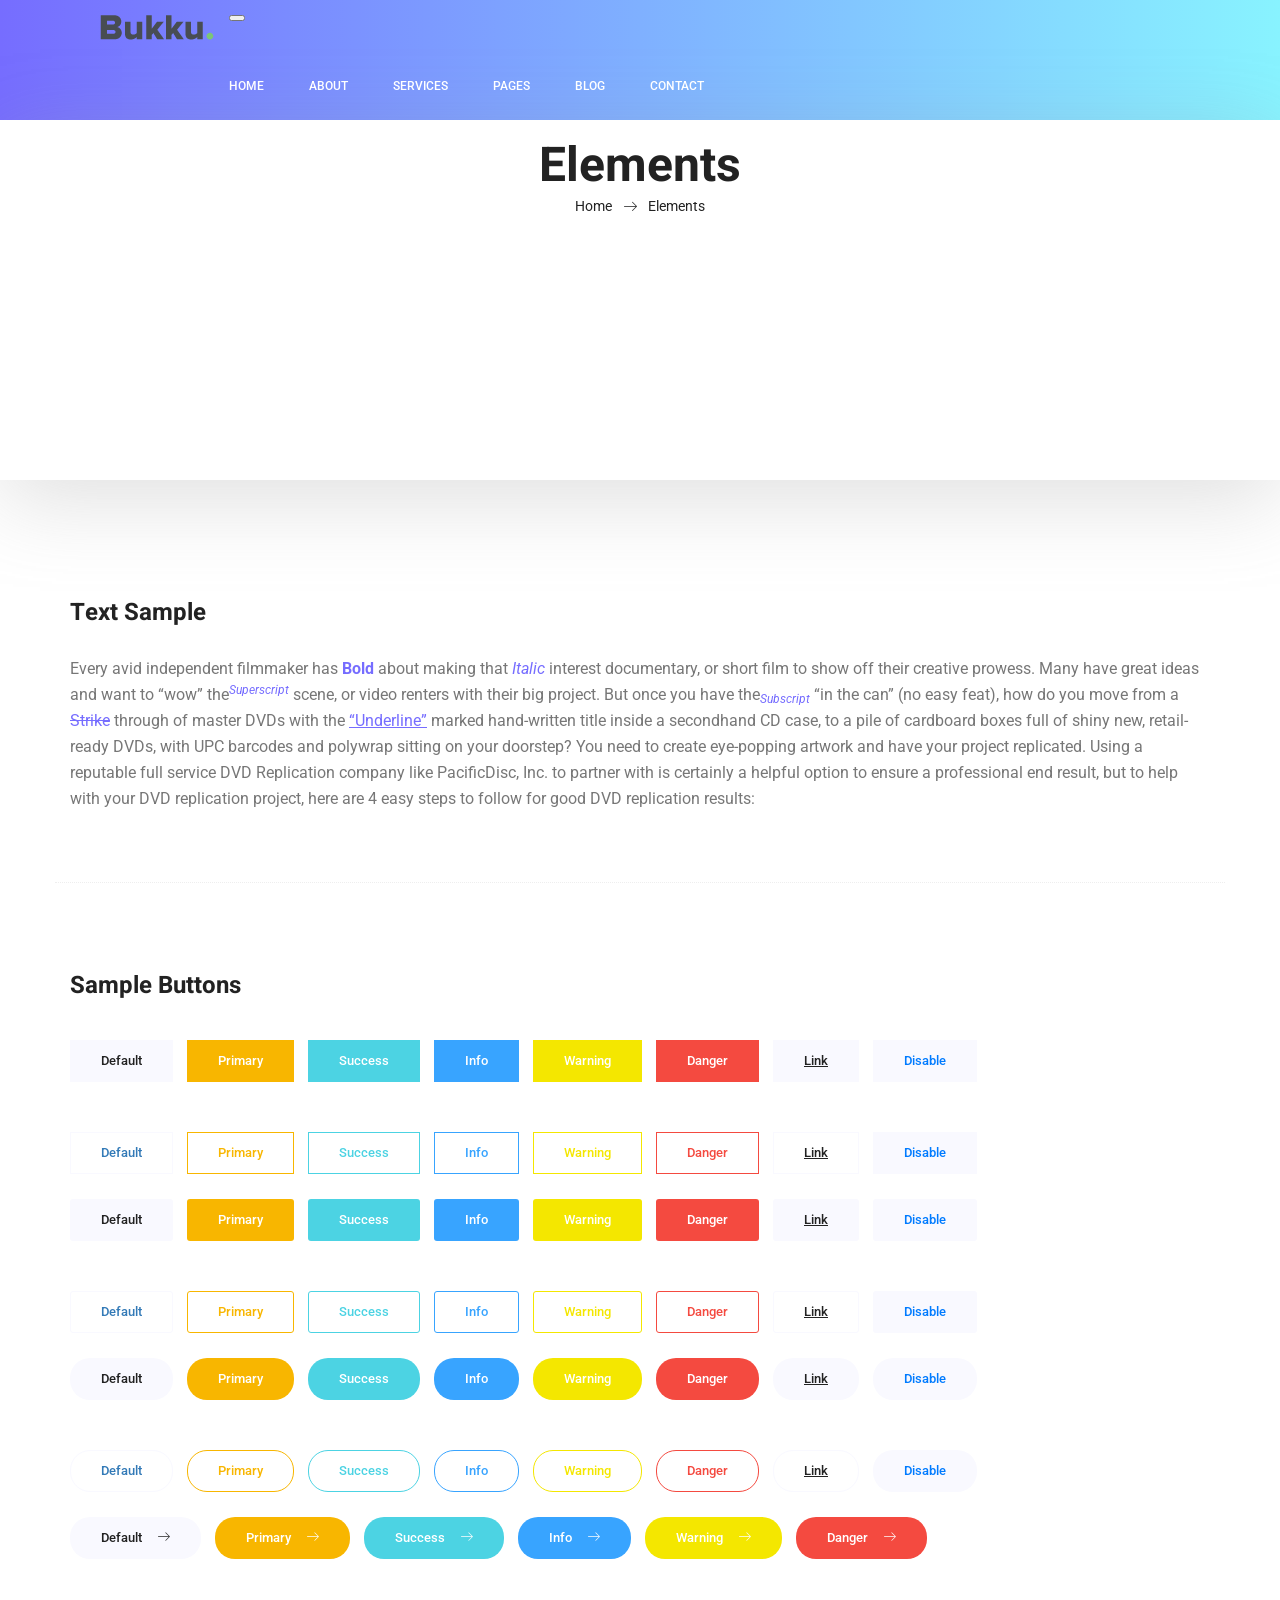
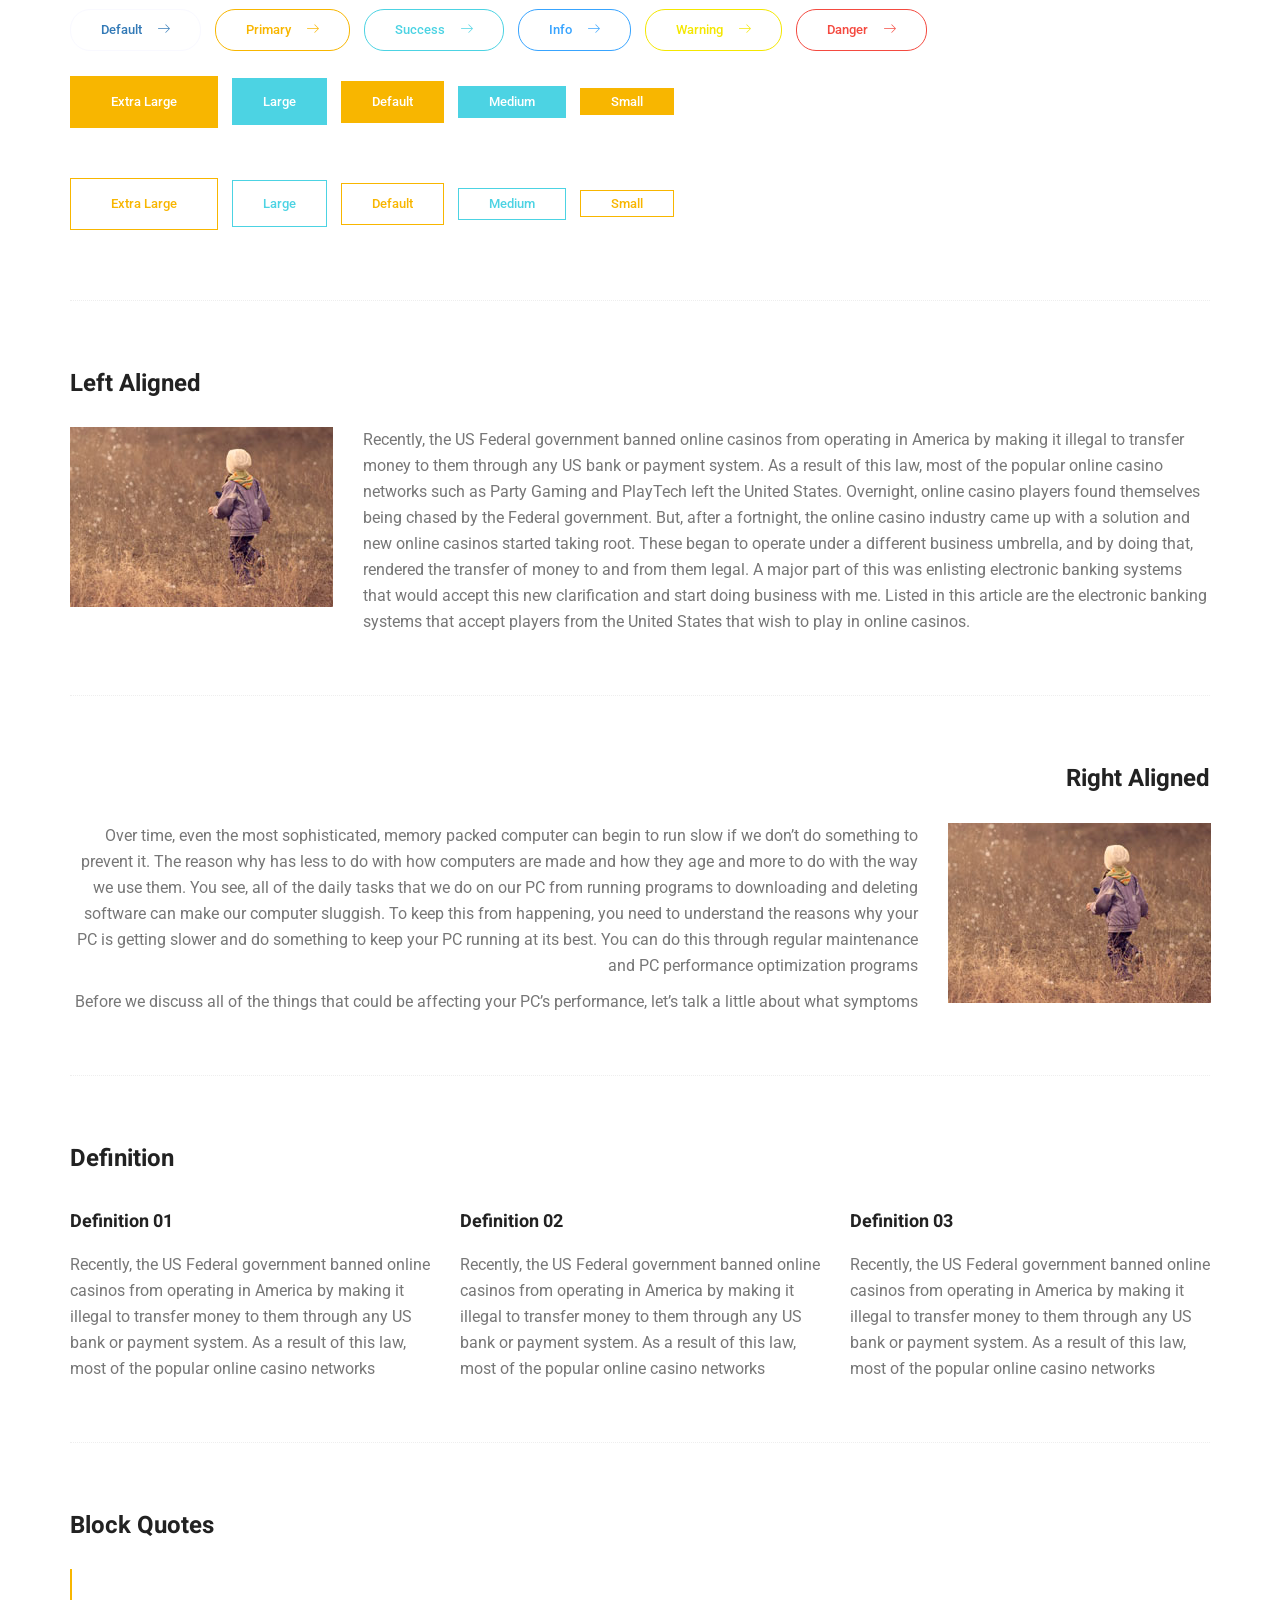
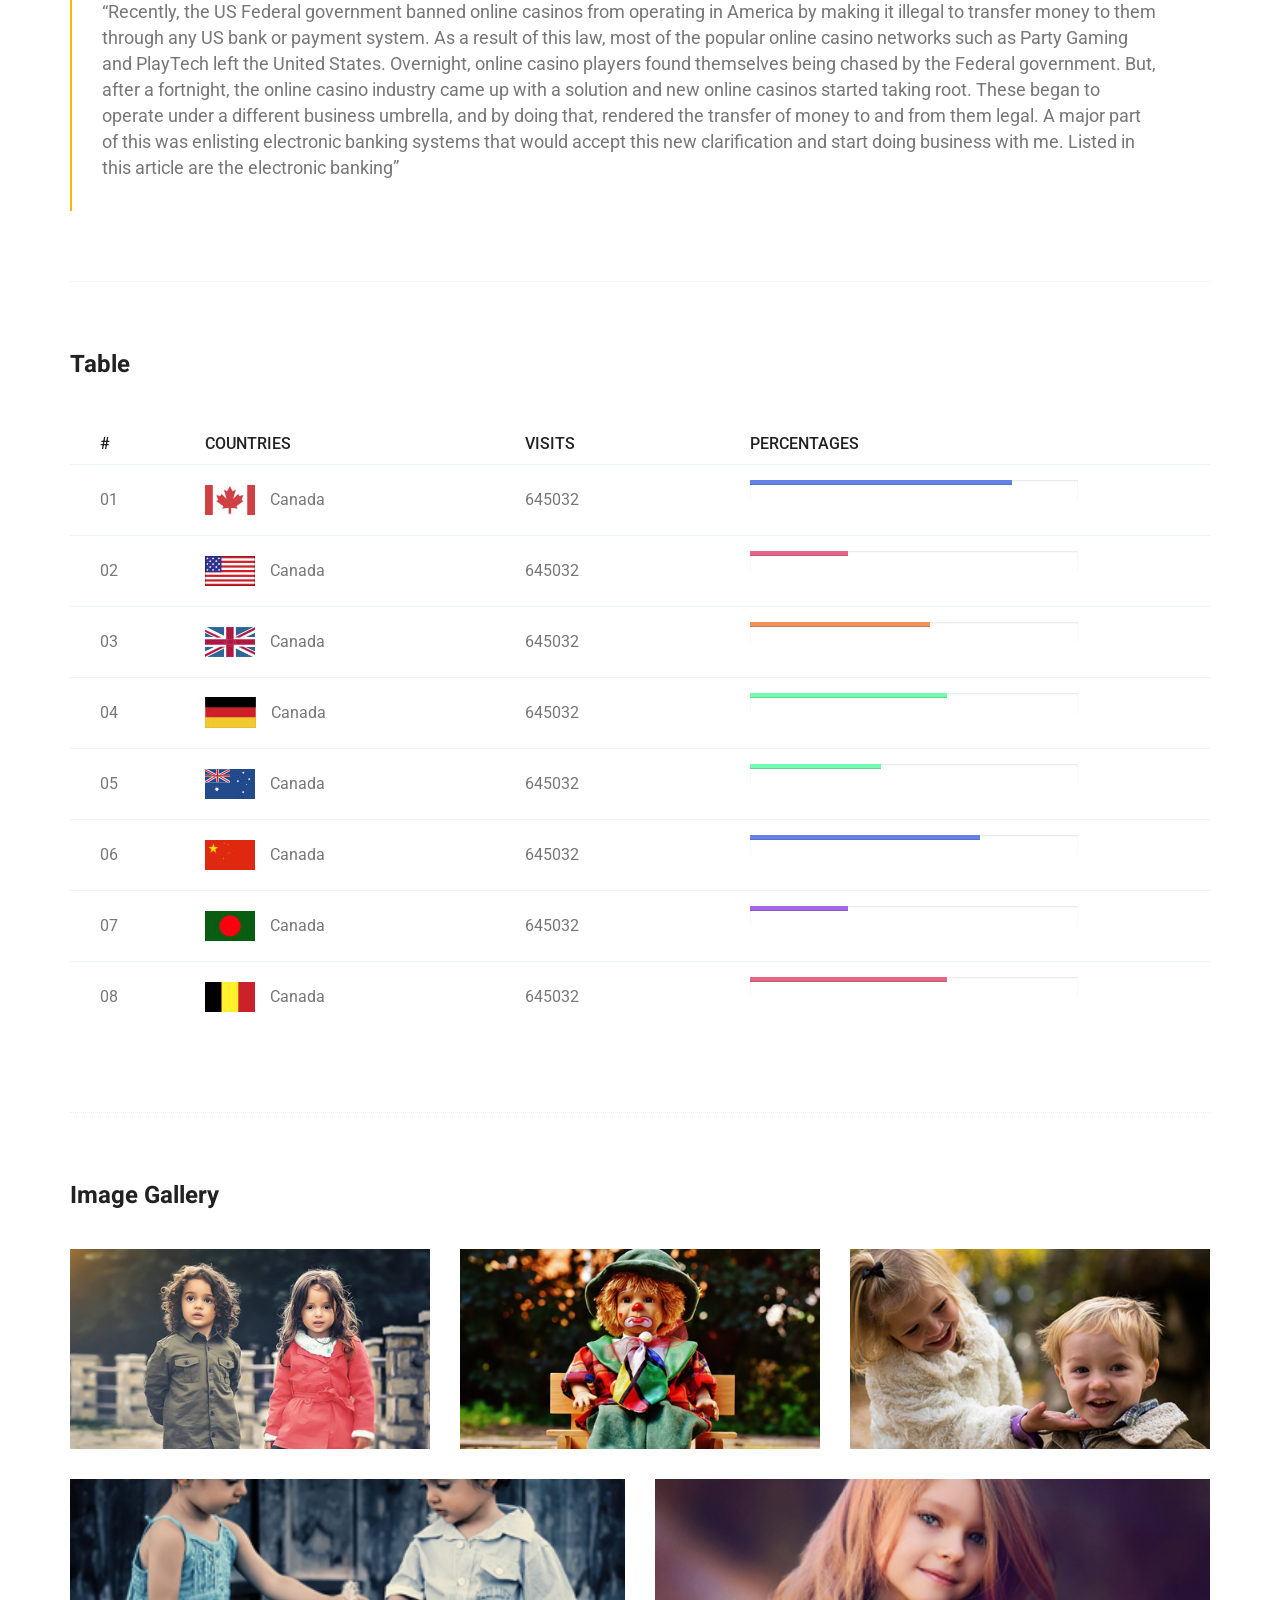
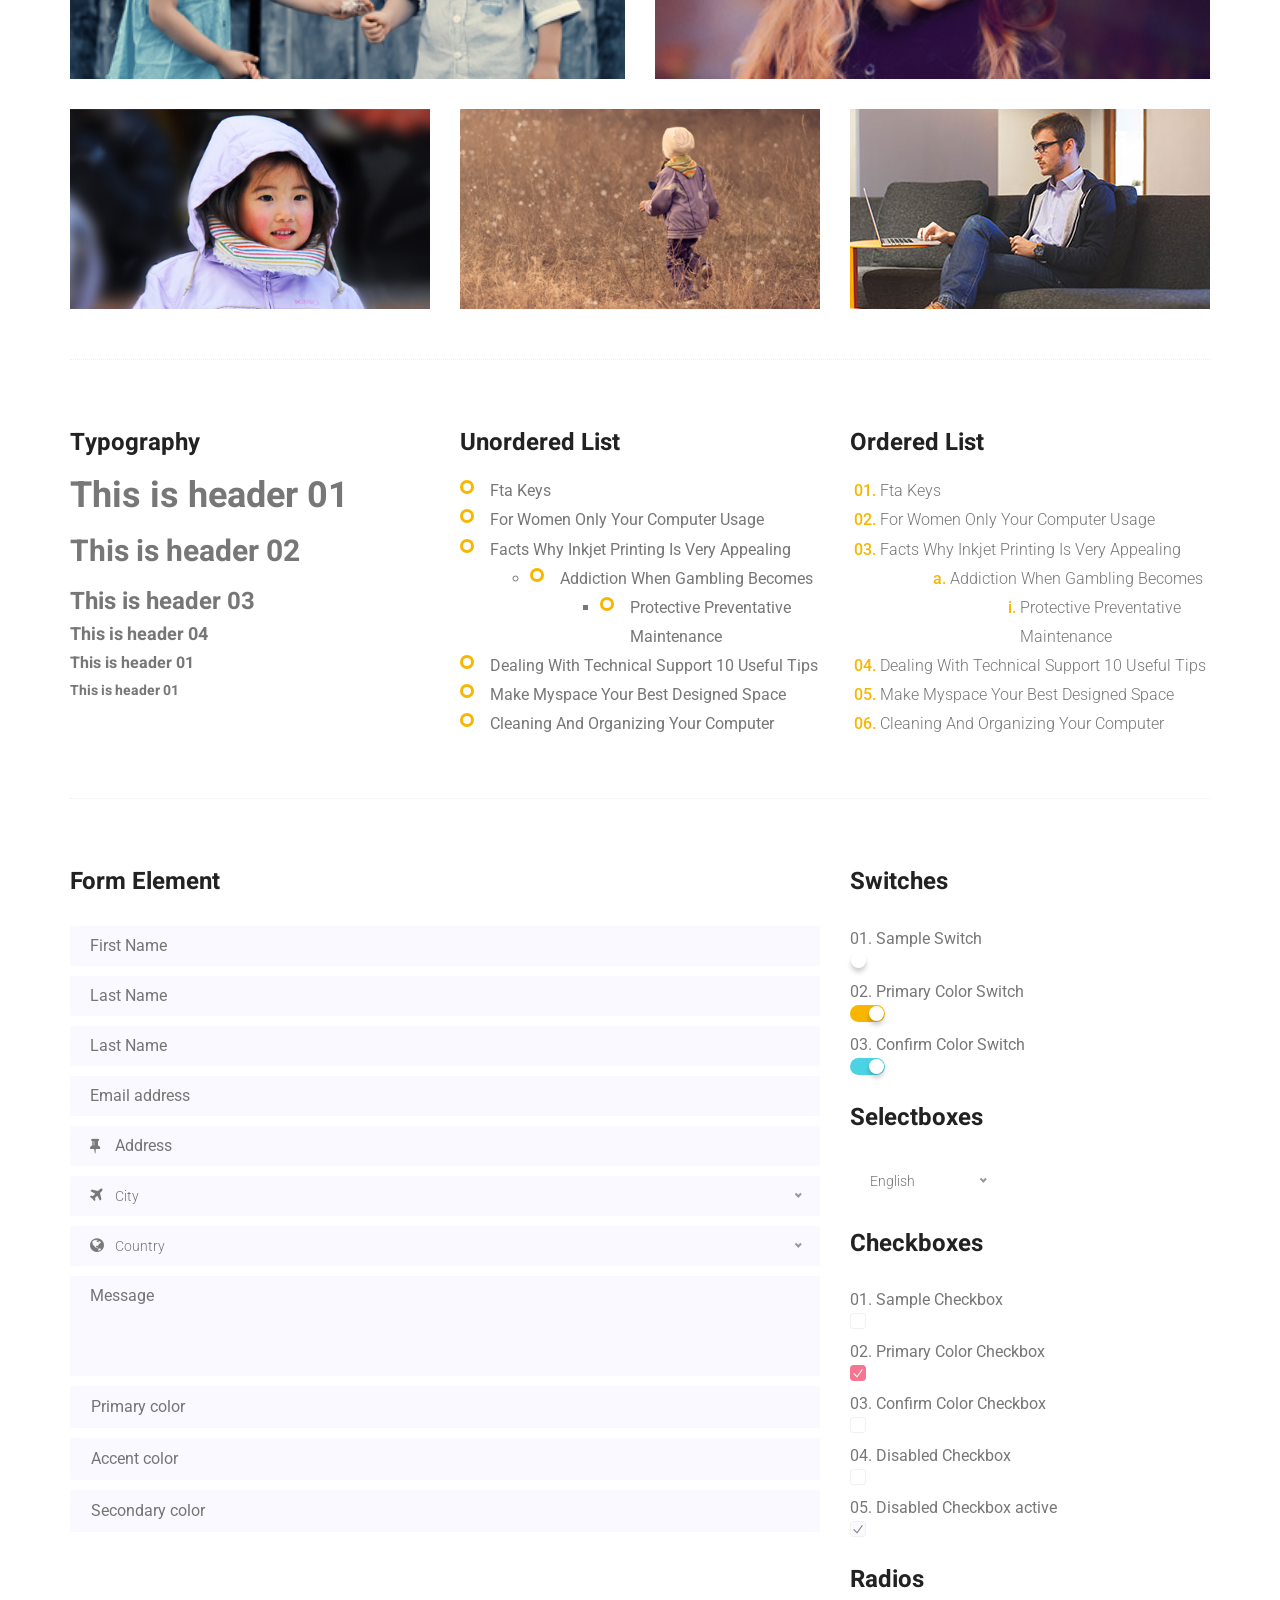
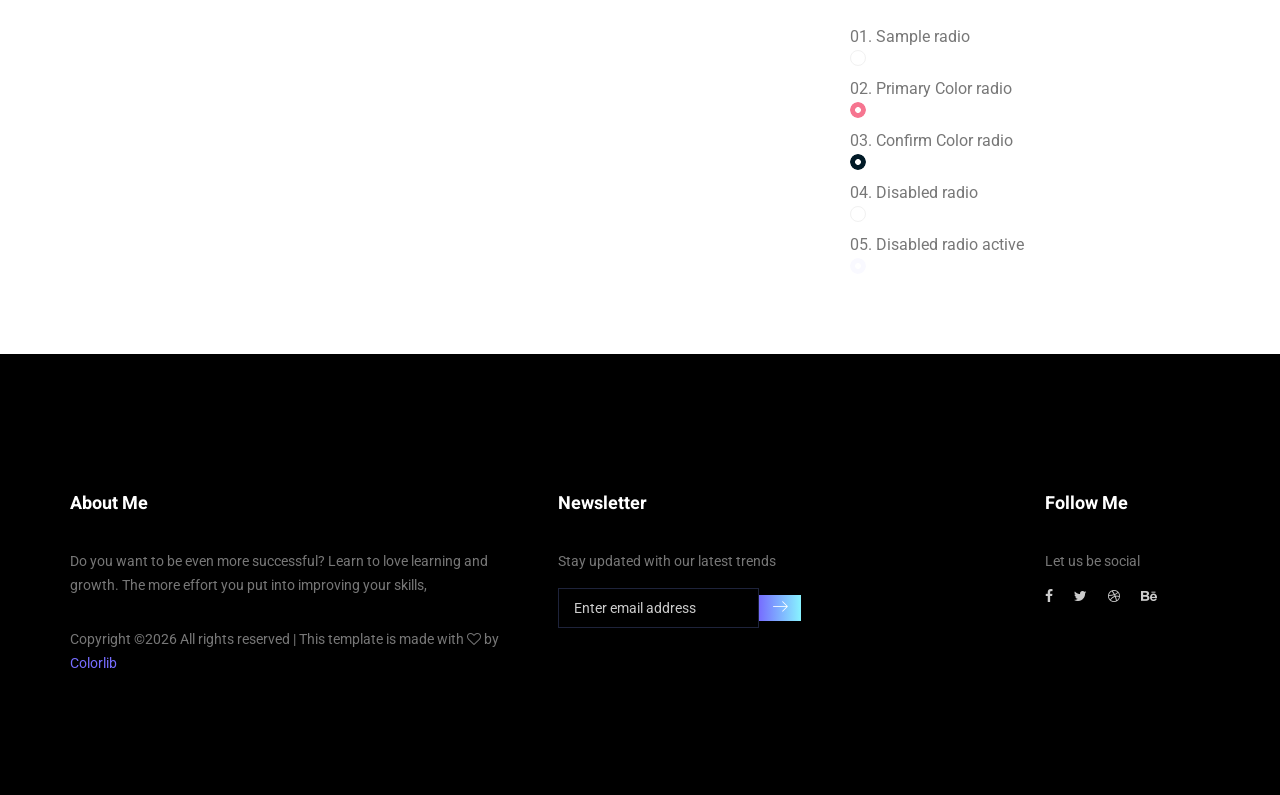
<file: elements.html>
<!doctype html>
<html lang="en">
    <head>
        <!-- Required meta tags -->
        <meta charset="utf-8">
        <meta name="viewport" content="width=device-width, initial-scale=1, shrink-to-fit=no">
        <link rel="icon" href="img/favicon.png" type="image/png">
        <title>MeetMe Personal</title>
        <!-- Bootstrap CSS -->
        <link rel="stylesheet" href="css/bootstrap.css">
        <link rel="stylesheet" href="vendors/linericon/style.css">
        <link rel="stylesheet" href="css/font-awesome.min.css">
        <link rel="stylesheet" href="vendors/owl-carousel/owl.carousel.min.css">
        <link rel="stylesheet" href="vendors/lightbox/simpleLightbox.css">
        <link rel="stylesheet" href="vendors/nice-select/css/nice-select.css">
        <link rel="stylesheet" href="vendors/animate-css/animate.css">
        <link rel="stylesheet" href="vendors/popup/magnific-popup.css">
        <!-- main css -->
        <link rel="stylesheet" href="css/style.css">
        <link rel="stylesheet" href="css/responsive.css">
    </head>
    <body>
        
        <!--================Header Menu Area =================-->
        <header class="header_area">
            <div class="main_menu">
            	<nav class="navbar navbar-expand-lg navbar-light">
					<div class="container box_1620">
						<!-- Brand and toggle get grouped for better mobile display -->
						<a class="navbar-brand logo_h" href="index.html"><img src="img/logo.png" alt=""></a>
						<button class="navbar-toggler" type="button" data-toggle="collapse" data-target="#navbarSupportedContent" aria-controls="navbarSupportedContent" aria-expanded="false" aria-label="Toggle navigation">
							<span class="icon-bar"></span>
							<span class="icon-bar"></span>
							<span class="icon-bar"></span>
						</button>
						<!-- Collect the nav links, forms, and other content for toggling -->
						<div class="collapse navbar-collapse offset" id="navbarSupportedContent">
							<ul class="nav navbar-nav menu_nav ml-auto">
								<li class="nav-item active"><a class="nav-link" href="index.html">Home</a></li> 
								<li class="nav-item"><a class="nav-link" href="about-us.html">About</a></li> 
								<li class="nav-item"><a class="nav-link" href="services.html">Services</a></li> 
								<li class="nav-item submenu dropdown">
									<a href="#" class="nav-link dropdown-toggle" data-toggle="dropdown" role="button" aria-haspopup="true" aria-expanded="false">Pages</a>
									<ul class="dropdown-menu">
										<li class="nav-item"><a class="nav-link" href="portfolio.html">Portfolio</a></li>
										<li class="nav-item"><a class="nav-link" href="elements.html">Elements</a></li>
									</ul>
								</li> 
								<li class="nav-item submenu dropdown">
									<a href="#" class="nav-link dropdown-toggle" data-toggle="dropdown" role="button" aria-haspopup="true" aria-expanded="false">Blog</a>
									<ul class="dropdown-menu">
										<li class="nav-item"><a class="nav-link" href="blog.html">Blog</a></li>
										<li class="nav-item"><a class="nav-link" href="single-blog.html">Blog Details</a></li>
									</ul>
								</li> 
								<li class="nav-item"><a class="nav-link" href="contact.html">Contact</a></li>
							</ul>
						</div> 
					</div>
            	</nav>
            </div>
        </header>
        <!--================Header Menu Area =================-->
        
        <!--================Home Banner Area =================-->
        <section class="banner_area">
            <div class="box_1620">
				<div class="banner_inner d-flex align-items-center">
					<div class="container">
						<div class="banner_content text-center">
							<h2>Elements</h2>
							<div class="page_link">
								<a href="index.html">Home</a>
								<a href="elements.html">Elements</a>
							</div>
						</div>
					</div>
				</div>
            </div>
        </section>
        <!--================End Home Banner Area =================-->
        
        
        <!-- Start Sample Area -->
			<section class="sample-text-area">
				<div class="container">
					<h3 class="text-heading title_color">Text Sample</h3>
					<p class="sample-text">
						Every avid independent filmmaker has <b>Bold</b> about making that <i>Italic</i> interest documentary, or short film to show off their creative prowess. Many have great ideas and want to “wow” the<sup>Superscript</sup> scene, or video renters with their big project.  But once you have the<sub>Subscript</sub> “in the can” (no easy feat), how do you move from a <del>Strike</del> through of master DVDs with the <u>“Underline”</u> marked hand-written title inside a secondhand CD case, to a pile of cardboard boxes full of shiny new, retail-ready DVDs, with UPC barcodes and polywrap sitting on your doorstep?  You need to create eye-popping artwork and have your project replicated. Using a reputable full service DVD Replication company like PacificDisc, Inc. to partner with is certainly a helpful option to ensure a professional end result, but to help with your DVD replication project, here are 4 easy steps to follow for good DVD replication results: 

					</p>
				</div>
			</section>
			<!-- End Sample Area -->
			<!-- Start Button -->
			<section class="button-area">
				<div class="container border-top-generic">
					<h3 class="text-heading title_color">Sample Buttons</h3>
					<div class="button-group-area">
						<a href="#" class="genric-btn default">Default</a>
						<a href="#" class="genric-btn primary">Primary</a>
						<a href="#" class="genric-btn success">Success</a>
						<a href="#" class="genric-btn info">Info</a>
						<a href="#" class="genric-btn warning">Warning</a>
						<a href="#" class="genric-btn danger">Danger</a>
						<a href="#" class="genric-btn link">Link</a>
						<a href="#" class="genric-btn disable">Disable</a>
					</div>
					<div class="button-group-area mt-10">
						<a href="#" class="genric-btn default-border">Default</a>
						<a href="#" class="genric-btn primary-border">Primary</a>
						<a href="#" class="genric-btn success-border">Success</a>
						<a href="#" class="genric-btn info-border">Info</a>
						<a href="#" class="genric-btn warning-border">Warning</a>
						<a href="#" class="genric-btn danger-border">Danger</a>
						<a href="#" class="genric-btn link-border">Link</a>
						<a href="#" class="genric-btn disable">Disable</a>
					</div>
					<div class="button-group-area mt-40">
						<a href="#" class="genric-btn default radius">Default</a>
						<a href="#" class="genric-btn primary radius">Primary</a>
						<a href="#" class="genric-btn success radius">Success</a>
						<a href="#" class="genric-btn info radius">Info</a>
						<a href="#" class="genric-btn warning radius">Warning</a>
						<a href="#" class="genric-btn danger radius">Danger</a>
						<a href="#" class="genric-btn link radius">Link</a>
						<a href="#" class="genric-btn disable radius">Disable</a>
					</div>
					<div class="button-group-area mt-10">
						<a href="#" class="genric-btn default-border radius">Default</a>
						<a href="#" class="genric-btn primary-border radius">Primary</a>
						<a href="#" class="genric-btn success-border radius">Success</a>
						<a href="#" class="genric-btn info-border radius">Info</a>
						<a href="#" class="genric-btn warning-border radius">Warning</a>
						<a href="#" class="genric-btn danger-border radius">Danger</a>
						<a href="#" class="genric-btn link-border radius">Link</a>
						<a href="#" class="genric-btn disable radius">Disable</a>
					</div>
					<div class="button-group-area mt-40">
						<a href="#" class="genric-btn default circle">Default</a>
						<a href="#" class="genric-btn primary circle">Primary</a>
						<a href="#" class="genric-btn success circle">Success</a>
						<a href="#" class="genric-btn info circle">Info</a>
						<a href="#" class="genric-btn warning circle">Warning</a>
						<a href="#" class="genric-btn danger circle">Danger</a>
						<a href="#" class="genric-btn link circle">Link</a>
						<a href="#" class="genric-btn disable circle">Disable</a>
					</div>
					<div class="button-group-area mt-10">
						<a href="#" class="genric-btn default-border circle">Default</a>
						<a href="#" class="genric-btn primary-border circle">Primary</a>
						<a href="#" class="genric-btn success-border circle">Success</a>
						<a href="#" class="genric-btn info-border circle">Info</a>
						<a href="#" class="genric-btn warning-border circle">Warning</a>
						<a href="#" class="genric-btn danger-border circle">Danger</a>
						<a href="#" class="genric-btn link-border circle">Link</a>
						<a href="#" class="genric-btn disable circle">Disable</a>
					</div>
					<div class="button-group-area mt-40">
						<a href="#" class="genric-btn default circle arrow">Default<span class="lnr lnr-arrow-right"></span></a>
						<a href="#" class="genric-btn primary circle arrow">Primary<span class="lnr lnr-arrow-right"></span></a>
						<a href="#" class="genric-btn success circle arrow">Success<span class="lnr lnr-arrow-right"></span></a>
						<a href="#" class="genric-btn info circle arrow">Info<span class="lnr lnr-arrow-right"></span></a>
						<a href="#" class="genric-btn warning circle arrow">Warning<span class="lnr lnr-arrow-right"></span></a>
						<a href="#" class="genric-btn danger circle arrow">Danger<span class="lnr lnr-arrow-right"></span></a>
					</div>
					<div class="button-group-area mt-10">
						<a href="#" class="genric-btn default-border circle arrow">Default<span class="lnr lnr-arrow-right"></span></a>
						<a href="#" class="genric-btn primary-border circle arrow">Primary<span class="lnr lnr-arrow-right"></span></a>
						<a href="#" class="genric-btn success-border circle arrow">Success<span class="lnr lnr-arrow-right"></span></a>
						<a href="#" class="genric-btn info-border circle arrow">Info<span class="lnr lnr-arrow-right"></span></a>
						<a href="#" class="genric-btn warning-border circle arrow">Warning<span class="lnr lnr-arrow-right"></span></a>
						<a href="#" class="genric-btn danger-border circle arrow">Danger<span class="lnr lnr-arrow-right"></span></a>
					</div>
					<div class="button-group-area mt-40">
						<a href="#" class="genric-btn primary e-large">Extra Large</a>
						<a href="#" class="genric-btn success large">Large</a>
						<a href="#" class="genric-btn primary">Default</a>
						<a href="#" class="genric-btn success medium">Medium</a>
						<a href="#" class="genric-btn primary small">Small</a>
					</div>
					<div class="button-group-area mt-10">
						<a href="#" class="genric-btn primary-border e-large">Extra Large</a>
						<a href="#" class="genric-btn success-border large">Large</a>
						<a href="#" class="genric-btn primary-border">Default</a>
						<a href="#" class="genric-btn success-border medium">Medium</a>
						<a href="#" class="genric-btn primary-border small">Small</a>
					</div>
				</div>
			</section>
			<!-- End Button -->
			<!-- Start Align Area -->
			<div class="whole-wrap">
				<div class="container">
					<div class="section-top-border">
						<h3 class="mb-30 title_color">Left Aligned</h3>
						<div class="row">
							<div class="col-md-3">
								<img src="img/elements/d.jpg" alt="" class="img-fluid">
							</div>
							<div class="col-md-9 mt-sm-20 left-align-p">
								<p>Recently, the US Federal government banned online casinos from operating in America by making it illegal to transfer money to them through any US bank or payment system. As a result of this law, most of the popular online casino networks such as Party Gaming and PlayTech left the United States. Overnight, online casino players found themselves being chased by the Federal government. But, after a fortnight, the online casino industry came up with a solution and new online casinos started taking root. These began to operate under a different business umbrella, and by doing that, rendered the transfer of money to and from them legal. A major part of this was enlisting electronic banking systems that would accept this new clarification and start doing business with me. Listed in this article are the electronic banking systems that accept players from the United States that wish to play in online casinos.</p>
							</div>
						</div>
					</div>
					<div class="section-top-border text-right">
						<h3 class="mb-30 title_color">Right Aligned</h3>
						<div class="row">
							<div class="col-md-9">
								<p class="text-right">Over time, even the most sophisticated, memory packed computer can begin to run slow if we don’t do something to prevent it. The reason why has less to do with how computers are made and how they age and more to do with the way we use them. You see, all of the daily tasks that we do on our PC from running programs to downloading and deleting software can make our computer sluggish. To keep this from happening, you need to understand the reasons why your PC is getting slower and do something to keep your PC running at its best. You can do this through regular maintenance and PC performance optimization programs</p>
								<p class="text-right">Before we discuss all of the things that could be affecting your PC’s performance, let’s talk a little about what symptoms</p>
							</div>
							<div class="col-md-3">
								<img src="img/elements/d.jpg" alt="" class="img-fluid">
							</div>
						</div>
					</div>
					<div class="section-top-border">
						<h3 class="mb-30 title_color">Definition</h3>
						<div class="row">
							<div class="col-md-4">
								<div class="single-defination">
									<h4 class="mb-20">Definition 01</h4>
									<p>Recently, the US Federal government banned online casinos from operating in America by making it illegal to transfer money to them through any US bank or payment system. As a result of this law, most of the popular online casino networks</p>
								</div>
							</div>
							<div class="col-md-4">
								<div class="single-defination">
									<h4 class="mb-20">Definition 02</h4>
									<p>Recently, the US Federal government banned online casinos from operating in America by making it illegal to transfer money to them through any US bank or payment system. As a result of this law, most of the popular online casino networks</p>
								</div>
							</div>
							<div class="col-md-4">
								<div class="single-defination">
									<h4 class="mb-20">Definition 03</h4>
									<p>Recently, the US Federal government banned online casinos from operating in America by making it illegal to transfer money to them through any US bank or payment system. As a result of this law, most of the popular online casino networks</p>
								</div>
							</div>
						</div>
					</div>
					<div class="section-top-border">
						<h3 class="mb-30 title_color">Block Quotes</h3>
						<div class="row">
							<div class="col-lg-12">
								<blockquote class="generic-blockquote">
									“Recently, the US Federal government banned online casinos from operating in America by making it illegal to transfer money to them through any US bank or payment system. As a result of this law, most of the popular online casino networks such as Party Gaming and PlayTech left the United States. Overnight, online casino players found themselves being chased by the Federal government. But, after a fortnight, the online casino industry came up with a solution and new online casinos started taking root. These began to operate under a different business umbrella, and by doing that, rendered the transfer of money to and from them legal. A major part of this was enlisting electronic banking systems that would accept this new clarification and start doing business with me. Listed in this article are the electronic banking” 
								</blockquote>
							</div>
						</div>
					</div>
					<div class="section-top-border">
						<h3 class="mb-30 title_color">Table</h3>
						<div class="progress-table-wrap">
							<div class="progress-table">
								<div class="table-head">
									<div class="serial">#</div>
									<div class="country">Countries</div>
									<div class="visit">Visits</div>
									<div class="percentage">Percentages</div>
								</div>
								<div class="table-row">
									<div class="serial">01</div>
									<div class="country"> <img src="img/elements/f1.jpg" alt="flag">Canada</div>
									<div class="visit">645032</div>
									<div class="percentage">
										<div class="progress">
											<div class="progress-bar color-1" role="progressbar" style="width: 80%" aria-valuenow="80" aria-valuemin="0" aria-valuemax="100"></div>
										</div>
									</div>
								</div>
								<div class="table-row">
									<div class="serial">02</div>
									<div class="country"> <img src="img/elements/f2.jpg" alt="flag">Canada</div>
									<div class="visit">645032</div>
									<div class="percentage">
										<div class="progress">
											<div class="progress-bar color-2" role="progressbar" style="width: 30%" aria-valuenow="30" aria-valuemin="0" aria-valuemax="100"></div>
										</div>
									</div>
								</div>
								<div class="table-row">
									<div class="serial">03</div>
									<div class="country"> <img src="img/elements/f3.jpg" alt="flag">Canada</div>
									<div class="visit">645032</div>
									<div class="percentage">
										<div class="progress">
											<div class="progress-bar color-3" role="progressbar" style="width: 55%" aria-valuenow="55" aria-valuemin="0" aria-valuemax="100"></div>
										</div>
									</div>
								</div>
								<div class="table-row">
									<div class="serial">04</div>
									<div class="country"> <img src="img/elements/f4.jpg" alt="flag">Canada</div>
									<div class="visit">645032</div>
									<div class="percentage">
										<div class="progress">
											<div class="progress-bar color-4" role="progressbar" style="width: 60%" aria-valuenow="60" aria-valuemin="0" aria-valuemax="100"></div>
										</div>
									</div>
								</div>
								<div class="table-row">
									<div class="serial">05</div>
									<div class="country"> <img src="img/elements/f5.jpg" alt="flag">Canada</div>
									<div class="visit">645032</div>
									<div class="percentage">
										<div class="progress">
											<div class="progress-bar color-5" role="progressbar" style="width: 40%" aria-valuenow="40" aria-valuemin="0" aria-valuemax="100"></div>
										</div>
									</div>
								</div>
								<div class="table-row">
									<div class="serial">06</div>
									<div class="country"> <img src="img/elements/f6.jpg" alt="flag">Canada</div>
									<div class="visit">645032</div>
									<div class="percentage">
										<div class="progress">
											<div class="progress-bar color-6" role="progressbar" style="width: 70%" aria-valuenow="70" aria-valuemin="0" aria-valuemax="100"></div>
										</div>
									</div>
								</div>
								<div class="table-row">
									<div class="serial">07</div>
									<div class="country"> <img src="img/elements/f7.jpg" alt="flag">Canada</div>
									<div class="visit">645032</div>
									<div class="percentage">
										<div class="progress">
											<div class="progress-bar color-7" role="progressbar" style="width: 30%" aria-valuenow="30" aria-valuemin="0" aria-valuemax="100"></div>
										</div>
									</div>
								</div>
								<div class="table-row">
									<div class="serial">08</div>
									<div class="country"> <img src="img/elements/f8.jpg" alt="flag">Canada</div>
									<div class="visit">645032</div>
									<div class="percentage">
										<div class="progress">
											<div class="progress-bar color-8" role="progressbar" style="width: 60%" aria-valuenow="60" aria-valuemin="0" aria-valuemax="100"></div>
										</div>
									</div>
								</div>
							</div>
						</div>
					</div>
					<div class="section-top-border">
						<h3 class="title_color">Image Gallery</h3>
						<div class="row gallery-item">
							<div class="col-md-4">
								<a href="img/elements/g1.jpg" class="img-gal"><div class="single-gallery-image" style="background: url(img/elements/g1.jpg);"></div></a>
							</div>
							<div class="col-md-4">
								<a href="img/elements/g2.jpg" class="img-gal"><div class="single-gallery-image" style="background: url(img/elements/g2.jpg);"></div></a>
							</div>
							<div class="col-md-4">
								<a href="img/elements/g3.jpg" class="img-gal"><div class="single-gallery-image" style="background: url(img/elements/g3.jpg);"></div></a>
							</div>
							<div class="col-md-6">
								<a href="img/elements/g4.jpg" class="img-gal"><div class="single-gallery-image" style="background: url(img/elements/g4.jpg);"></div></a>
							</div>
							<div class="col-md-6">
								<a href="img/elements/g5.jpg" class="img-gal"><div class="single-gallery-image" style="background: url(img/elements/g5.jpg);"></div></a>
							</div>
							<div class="col-md-4">
								<a href="img/elements/g6.jpg" class="img-gal"><div class="single-gallery-image" style="background: url(img/elements/g6.jpg);"></div></a>
							</div>
							<div class="col-md-4">
								<a href="img/elements/g7.jpg" class="img-gal"><div class="single-gallery-image" style="background: url(img/elements/g7.jpg);"></div></a>
							</div>
							<div class="col-md-4">
								<a href="img/elements/g8.jpg" class="img-gal"><div class="single-gallery-image" style="background: url(img/elements/g8.jpg);"></div></a>
							</div>
						</div>
					</div>
					<div class="section-top-border">
						<div class="row">
							<div class="col-lg-4 col-sm-6 typo-sec">
								<h3 class="mb-20 title_color">Typography</h3>
								<div class="typography">
									<h1 class="typo-list">This is header 01</h1>
									<h2 class="typo-list">This is header 02</h2>
									<h3 class="typo-list">This is header 03</h3>
									<h4 class="typo-list">This is header 04</h4>
									<h5 class="typo-list">This is header 01</h5>
									<h6 class="typo-list">This is header 01</h6>
								</div>
							</div>
							<div class="col-lg-4 col-sm-6 mt-sm-30 typo-sec">
								<h3 class="mb-20 title_color">Unordered List</h3>
								<div class="">
									<ul class="unordered-list">
										<li>Fta Keys</li>
										<li>For Women Only Your Computer Usage</li>
										<li>Facts Why Inkjet Printing Is Very Appealing
											<ul>
												<li>Addiction When Gambling Becomes
													<ul>
														<li>Protective Preventative Maintenance</li>
													</ul>
												</li>
											</ul>
										</li>
										<li>Dealing With Technical Support 10 Useful Tips</li>
										<li>Make Myspace Your Best Designed Space</li>
										<li>Cleaning And Organizing Your Computer</li>
									</ul>
								</div>
							</div>
							<div class="col-lg-4 col-sm-6 mt-sm-30 typo-sec">
								<h3 class="mb-20 title_color">Ordered List</h3>
								<div class="">
									<ol class="ordered-list">
										<li><span>Fta Keys</span></li>
										<li><span>For Women Only Your Computer Usage</span></li>
										<li><span>Facts Why Inkjet Printing Is Very Appealing</span>
											<ol class="ordered-list-alpha">
												<li><span>Addiction When Gambling Becomes</span>
													<ol class="ordered-list-roman">
														<li><span>Protective Preventative Maintenance</span></li>
													</ol>
												</li>
											</ol>
										</li>
										<li><span>Dealing With Technical Support 10 Useful Tips</span></li>
										<li><span>Make Myspace Your Best Designed Space</span></li>
										<li><span>Cleaning And Organizing Your Computer</span></li>
									</ol>
								</div>
							</div>
						</div>
					</div>
					<div class="section-top-border">
						<div class="row">
							<div class="col-lg-8 col-md-8">
								<h3 class="mb-30 title_color">Form Element</h3>
								<form action="#">
									<div class="mt-10">
										<input type="text" name="first_name" placeholder="First Name" onfocus="this.placeholder = ''" onblur="this.placeholder = 'First Name'" required class="single-input">
									</div>
									<div class="mt-10">
										<input type="text" name="last_name" placeholder="Last Name" onfocus="this.placeholder = ''" onblur="this.placeholder = 'Last Name'" required class="single-input">
									</div>
									<div class="mt-10">
										<input type="text" name="last_name" placeholder="Last Name" onfocus="this.placeholder = ''" onblur="this.placeholder = 'Last Name'" required class="single-input">
									</div>
									<div class="mt-10">
										<input type="email" name="EMAIL" placeholder="Email address" onfocus="this.placeholder = ''" onblur="this.placeholder = 'Email address'" required class="single-input">
									</div>
									<div class="input-group-icon mt-10">
										<div class="icon"><i class="fa fa-thumb-tack" aria-hidden="true"></i></div>
										<input type="text" name="address" placeholder="Address" onfocus="this.placeholder = ''" onblur="this.placeholder = 'Address'" required class="single-input">
									</div>
									<div class="input-group-icon mt-10">
										<div class="icon"><i class="fa fa-plane" aria-hidden="true"></i></div>
										<div class="form-select" id="default-select">
											<select>
												<option value="1">City</option>
												<option value="1">Dhaka</option>
												<option value="1">Dilli</option>
												<option value="1">Newyork</option>
												<option value="1">Islamabad</option>
											</select>
										</div>
									</div>
									<div class="input-group-icon mt-10">
										<div class="icon"><i class="fa fa-globe" aria-hidden="true"></i></div>
										<div class="form-select" id="default-select2">
											<select>
												<option value="1">Country</option>
												<option value="1">Bangladesh</option>
												<option value="1">India</option>
												<option value="1">England</option>
												<option value="1">Srilanka</option>
											</select>
										</div>
									</div>
									
									<div class="mt-10">
										<textarea class="single-textarea" placeholder="Message" onfocus="this.placeholder = ''" onblur="this.placeholder = 'Message'" required></textarea>
									</div>
									<div class="mt-10">
										<input type="text" name="first_name" placeholder="Primary color" onfocus="this.placeholder = ''" onblur="this.placeholder = 'Primary color'" required class="single-input-primary">
									</div>
									<div class="mt-10">
										<input type="text" name="first_name" placeholder="Accent color" onfocus="this.placeholder = ''" onblur="this.placeholder = 'Accent color'" required class="single-input-accent">
									</div>
									<div class="mt-10">
										<input type="text" name="first_name" placeholder="Secondary color" onfocus="this.placeholder = ''" onblur="this.placeholder = 'Secondary color'" required class="single-input-secondary">
									</div>
								</form>
							</div>
							<div class="col-lg-3 col-md-4 mt-sm-30 element-wrap">
								<div class="single-element-widget">
									<h3 class="mb-30 title_color">Switches</h3>
									<div class="switch-wrap d-flex justify-content-between">
										<p>01. Sample Switch</p>
										<div class="primary-switch">
											<input type="checkbox" id="default-switch">
											<label for="default-switch"></label>
										</div>
									</div>
									<div class="switch-wrap d-flex justify-content-between">
										<p>02. Primary Color Switch</p>
										<div class="primary-switch">
											<input type="checkbox" id="primary-switch" checked>
											<label for="primary-switch"></label>
										</div>
									</div>
									<div class="switch-wrap d-flex justify-content-between">
										<p>03. Confirm Color Switch</p>
										<div class="confirm-switch">
											<input type="checkbox" id="confirm-switch" checked>
											<label for="confirm-switch"></label>
										</div>
									</div>
								</div>
								<div class="single-element-widget">
									<h3 class="mb-30 title_color">Selectboxes</h3>
									<div class="default-select" id="default-select">
										<select>
											<option value="1">English</option>
											<option value="1">Spanish</option>
											<option value="1">Arabic</option>
											<option value="1">Portuguise</option>
											<option value="1">Bengali</option>
										</select>
									</div>
								</div>
								<div class="single-element-widget">
									<h3 class="mb-30 title_color">Checkboxes</h3>
									<div class="switch-wrap d-flex justify-content-between">
										<p>01. Sample Checkbox</p>
										<div class="primary-checkbox">
											<input type="checkbox" id="default-checkbox">
											<label for="default-checkbox"></label>
										</div>
									</div>
									<div class="switch-wrap d-flex justify-content-between">
										<p>02. Primary Color Checkbox</p>
										<div class="primary-checkbox">
											<input type="checkbox" id="primary-checkbox" checked>
											<label for="primary-checkbox"></label>
										</div>
									</div>
									<div class="switch-wrap d-flex justify-content-between">
										<p>03. Confirm Color Checkbox</p>
										<div class="confirm-checkbox">
											<input type="checkbox" id="confirm-checkbox">
											<label for="confirm-checkbox"></label>
										</div>
									</div>
									<div class="switch-wrap d-flex justify-content-between">
										<p>04. Disabled Checkbox</p>
										<div class="disabled-checkbox">
											<input type="checkbox" id="disabled-checkbox" disabled>
											<label for="disabled-checkbox"></label>
										</div>
									</div>
									<div class="switch-wrap d-flex justify-content-between">
										<p>05. Disabled Checkbox active</p>
										<div class="disabled-checkbox">
											<input type="checkbox" id="disabled-checkbox-active" checked disabled>
											<label for="disabled-checkbox-active"></label>
										</div>
									</div>
								</div>
								<div class="single-element-widget">
									<h3 class="mb-30 title_color">Radios</h3>
									<div class="switch-wrap d-flex justify-content-between">
										<p>01. Sample radio</p>
										<div class="primary-radio">
											<input type="checkbox" id="default-radio">
											<label for="default-radio"></label>
										</div>
									</div>
									<div class="switch-wrap d-flex justify-content-between">
										<p>02. Primary Color radio</p>
										<div class="primary-radio">
											<input type="checkbox" id="primary-radio" checked>
											<label for="primary-radio"></label>
										</div>
									</div>
									<div class="switch-wrap d-flex justify-content-between">
										<p>03. Confirm Color radio</p>
										<div class="confirm-radio">
											<input type="checkbox" id="confirm-radio" checked>
											<label for="confirm-radio"></label>
										</div>
									</div>
									<div class="switch-wrap d-flex justify-content-between">
										<p>04. Disabled radio</p>
										<div class="disabled-radio">
											<input type="checkbox" id="disabled-radio" disabled>
											<label for="disabled-radio"></label>
										</div>
									</div>
									<div class="switch-wrap d-flex justify-content-between">
										<p>05. Disabled radio active</p>
										<div class="disabled-radio">
											<input type="checkbox" id="disabled-radio-active" checked disabled>
											<label for="disabled-radio-active"></label>
										</div>
									</div>
								</div>
							</div>
						</div>
					</div>
				</div>
			</div>
			<!-- End Align Area -->
        
        
        <!--================Footer Area =================-->
        <footer class="footer_area p_120">
        	<div class="container">
        		<div class="row footer_inner">
        			<div class="col-lg-5 col-sm-6">
        				<aside class="f_widget ab_widget">
        					<div class="f_title">
        						<h3>About Me</h3>
        					</div>
        					<p>Do you want to be even more successful? Learn to love learning and growth. The more effort you put into improving your skills,</p>
        					<p><!-- Link back to Colorlib can't be removed. Template is licensed under CC BY 3.0. -->
Copyright &copy;<script>document.write(new Date().getFullYear());</script> All rights reserved | This template is made with <i class="fa fa-heart-o" aria-hidden="true"></i> by <a href="https://colorlib.com" target="_blank">Colorlib</a>
<!-- Link back to Colorlib can't be removed. Template is licensed under CC BY 3.0. --></p>
        				</aside>
        			</div>
        			<div class="col-lg-5 col-sm-6">
        				<aside class="f_widget news_widget">
        					<div class="f_title">
        						<h3>Newsletter</h3>
        					</div>
        					<p>Stay updated with our latest trends</p>
        					<div id="mc_embed_signup">
                                <form target="_blank" action="https://spondonit.us12.list-manage.com/subscribe/post?u=1462626880ade1ac87bd9c93a&amp;id=92a4423d01" method="get" class="subscribe_form relative">
                                	<div class="input-group d-flex flex-row">
                                        <input name="EMAIL" placeholder="Enter email address" onfocus="this.placeholder = ''" onblur="this.placeholder = 'Email Address '" required="" type="email">
                                        <button class="btn sub-btn"><span class="lnr lnr-arrow-right"></span></button>		
                                    </div>				
                                    <div class="mt-10 info"></div>
                                </form>
                            </div>
        				</aside>
        			</div>
        			<div class="col-lg-2">
        				<aside class="f_widget social_widget">
        					<div class="f_title">
        						<h3>Follow Me</h3>
        					</div>
        					<p>Let us be social</p>
        					<ul class="list">
        						<li><a href="#"><i class="fa fa-facebook"></i></a></li>
        						<li><a href="#"><i class="fa fa-twitter"></i></a></li>
        						<li><a href="#"><i class="fa fa-dribbble"></i></a></li>
        						<li><a href="#"><i class="fa fa-behance"></i></a></li>
        					</ul>
        				</aside>
        			</div>
        		</div>
        	</div>
        </footer>
        <!--================End Footer Area =================-->
        
        
        
        
        <!-- Optional JavaScript -->
        <!-- jQuery first, then Popper.js, then Bootstrap JS -->
        <script src="js/jquery-3.3.1.min.js"></script>
        <script src="js/popper.js"></script>
        <script src="js/bootstrap.min.js"></script>
        <script src="js/stellar.js"></script>
        <script src="vendors/lightbox/simpleLightbox.min.js"></script>
        <script src="vendors/nice-select/js/jquery.nice-select.min.js"></script>
        <script src="vendors/isotope/imagesloaded.pkgd.min.js"></script>
        <script src="vendors/isotope/isotope.pkgd.min.js"></script>
        <script src="vendors/owl-carousel/owl.carousel.min.js"></script>
        <script src="vendors/popup/jquery.magnific-popup.min.js"></script>
        <script src="js/jquery.ajaxchimp.min.js"></script>
        <script src="vendors/counter-up/jquery.waypoints.min.js"></script>
        <script src="vendors/counter-up/jquery.counterup.min.js"></script>
        <script src="js/mail-script.js"></script>
        <script src="js/theme.js"></script>
    </body>
</html>
</file>
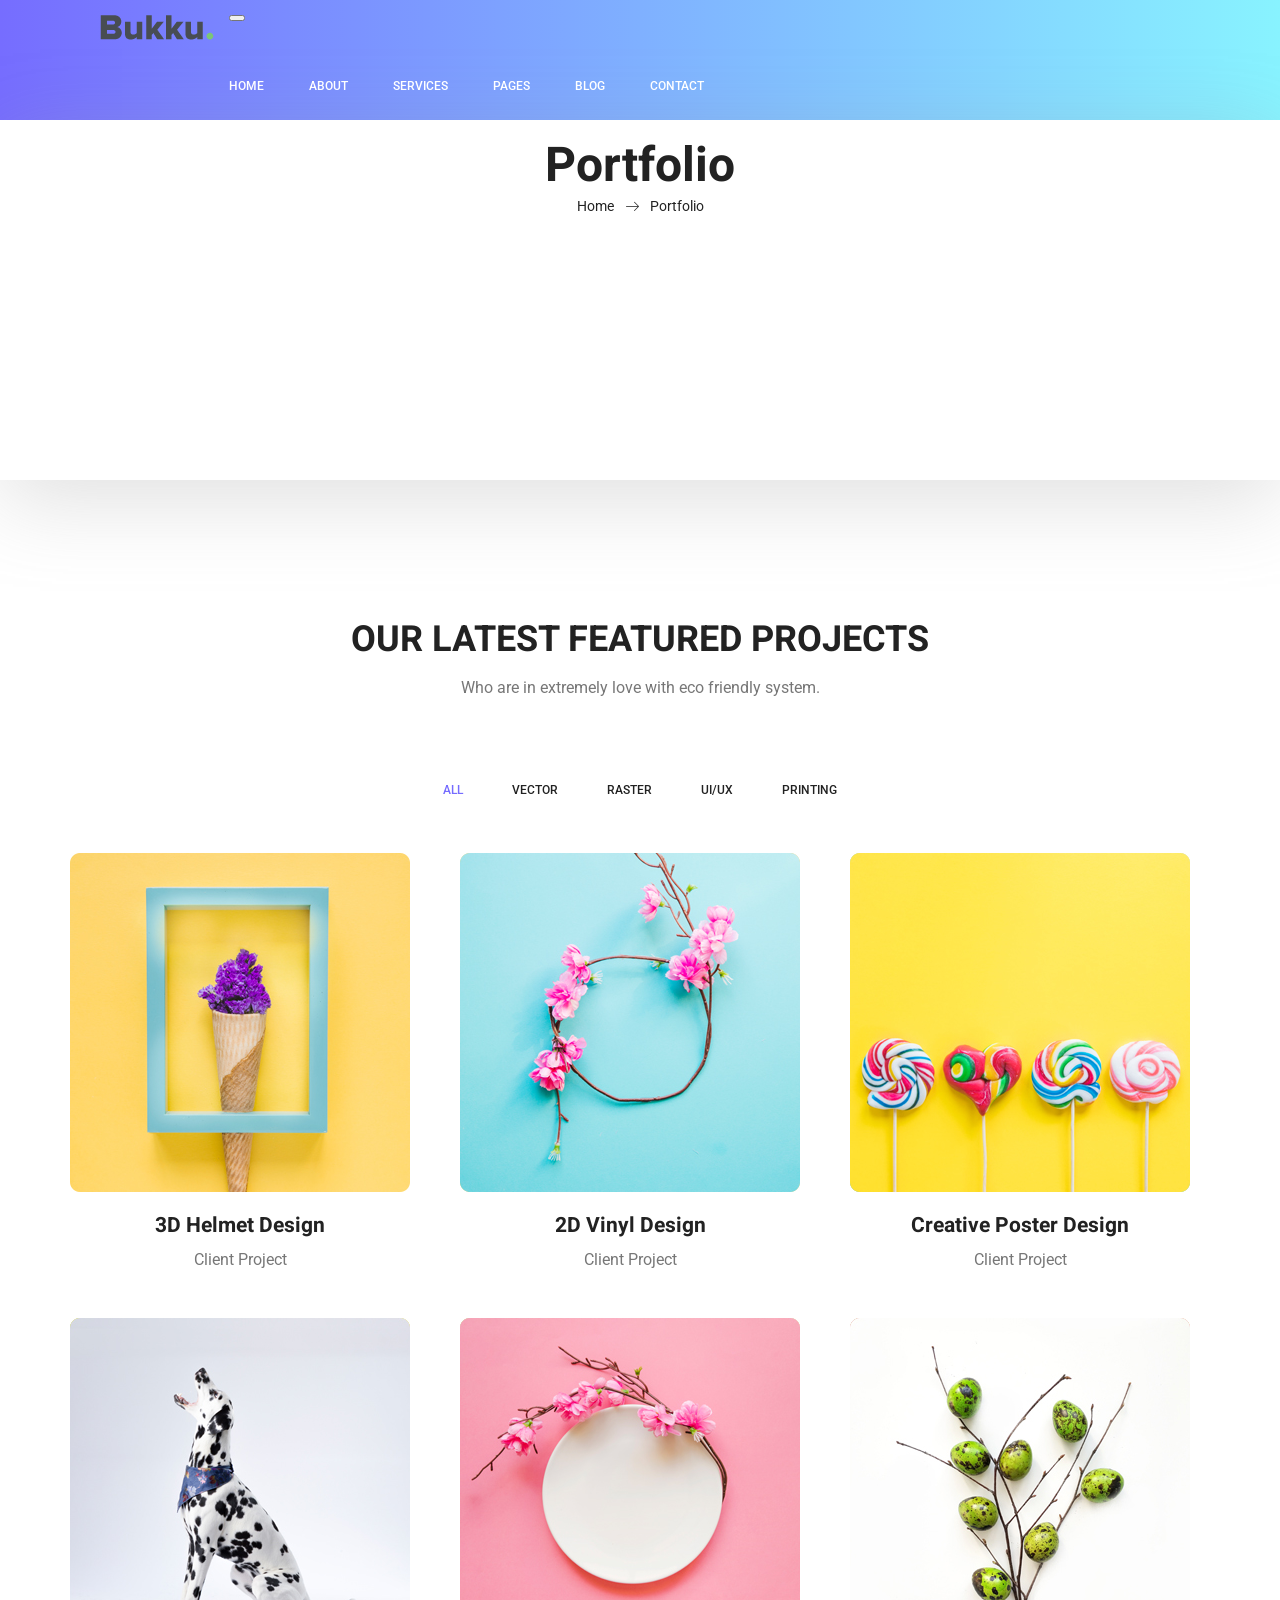
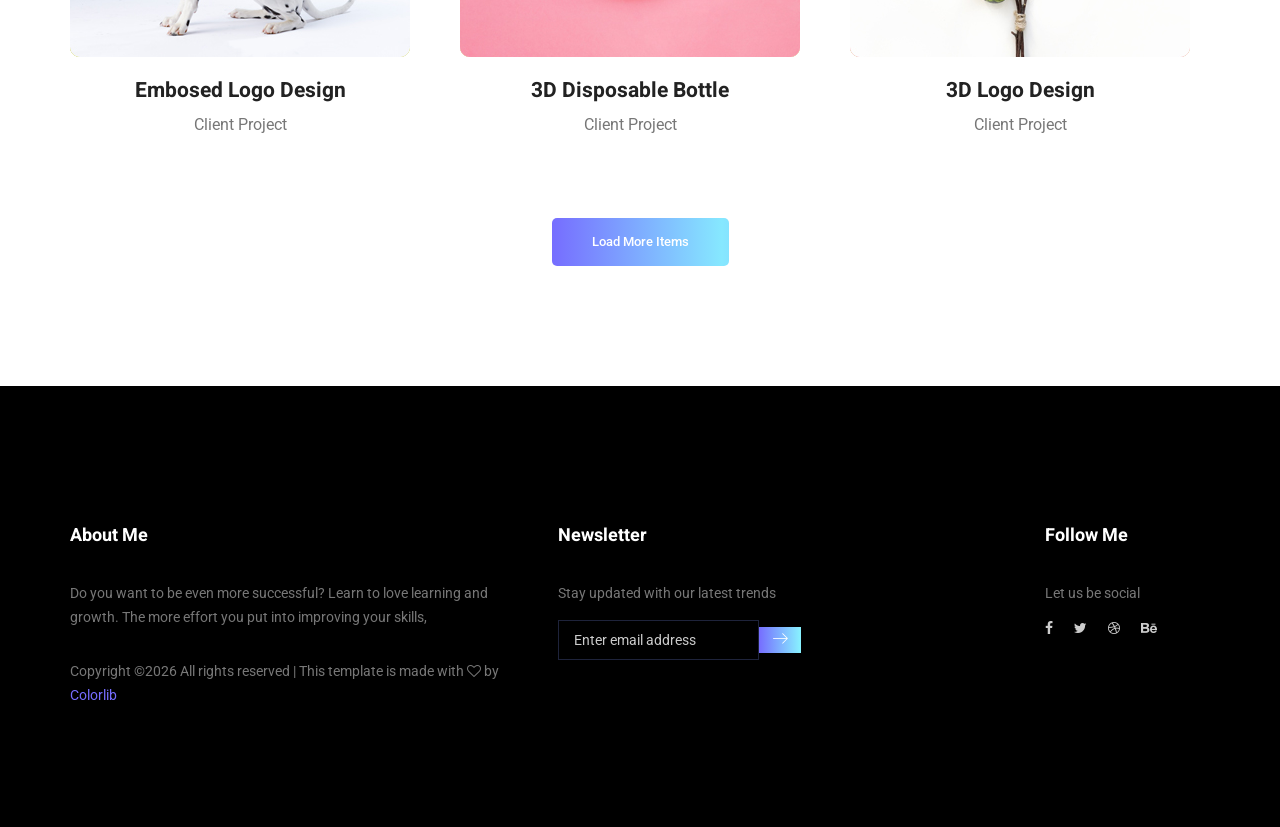
<file: portfolio.html>
<!doctype html>
<html lang="en">
    <head>
        <!-- Required meta tags -->
        <meta charset="utf-8">
        <meta name="viewport" content="width=device-width, initial-scale=1, shrink-to-fit=no">
        <link rel="icon" href="img/favicon.png" type="image/png">
        <title>MeetMe Personal</title>
        <!-- Bootstrap CSS -->
        <link rel="stylesheet" href="css/bootstrap.css">
        <link rel="stylesheet" href="vendors/linericon/style.css">
        <link rel="stylesheet" href="css/font-awesome.min.css">
        <link rel="stylesheet" href="vendors/owl-carousel/owl.carousel.min.css">
        <link rel="stylesheet" href="vendors/lightbox/simpleLightbox.css">
        <link rel="stylesheet" href="vendors/nice-select/css/nice-select.css">
        <link rel="stylesheet" href="vendors/animate-css/animate.css">
        <link rel="stylesheet" href="vendors/popup/magnific-popup.css">
        <link rel="stylesheet" href="vendors/flaticon/flaticon.css">
        <!-- main css -->
        <link rel="stylesheet" href="css/style.css">
        <link rel="stylesheet" href="css/responsive.css">
    </head>
    <body>
        
        <!--================Header Menu Area =================-->
        <header class="header_area">
            <div class="main_menu">
            	<nav class="navbar navbar-expand-lg navbar-light">
					<div class="container box_1620">
						<!-- Brand and toggle get grouped for better mobile display -->
						<a class="navbar-brand logo_h" href="index.html"><img src="img/logo.png" alt=""></a>
						<button class="navbar-toggler" type="button" data-toggle="collapse" data-target="#navbarSupportedContent" aria-controls="navbarSupportedContent" aria-expanded="false" aria-label="Toggle navigation">
							<span class="icon-bar"></span>
							<span class="icon-bar"></span>
							<span class="icon-bar"></span>
						</button>
						<!-- Collect the nav links, forms, and other content for toggling -->
						<div class="collapse navbar-collapse offset" id="navbarSupportedContent">
							<ul class="nav navbar-nav menu_nav ml-auto">
								<li class="nav-item active"><a class="nav-link" href="index.html">Home</a></li> 
								<li class="nav-item"><a class="nav-link" href="about-us.html">About</a></li> 
								<li class="nav-item"><a class="nav-link" href="services.html">Services</a></li> 
								<li class="nav-item submenu dropdown">
									<a href="#" class="nav-link dropdown-toggle" data-toggle="dropdown" role="button" aria-haspopup="true" aria-expanded="false">Pages</a>
									<ul class="dropdown-menu">
										<li class="nav-item"><a class="nav-link" href="portfolio.html">Portfolio</a></li>
										<li class="nav-item"><a class="nav-link" href="elements.html">Elements</a></li>
									</ul>
								</li> 
								<li class="nav-item submenu dropdown">
									<a href="#" class="nav-link dropdown-toggle" data-toggle="dropdown" role="button" aria-haspopup="true" aria-expanded="false">Blog</a>
									<ul class="dropdown-menu">
										<li class="nav-item"><a class="nav-link" href="blog.html">Blog</a></li>
										<li class="nav-item"><a class="nav-link" href="single-blog.html">Blog Details</a></li>
									</ul>
								</li> 
								<li class="nav-item"><a class="nav-link" href="contact.html">Contact</a></li>
							</ul>
						</div> 
					</div>
            	</nav>
            </div>
        </header>
        <!--================Header Menu Area =================-->
        
        <!--================Home Banner Area =================-->
        <section class="banner_area">
            <div class="box_1620">
				<div class="banner_inner d-flex align-items-center">
					<div class="container">
						<div class="banner_content text-center">
							<h2>Portfolio</h2>
							<div class="page_link">
								<a href="index.html">Home</a>
								<a href="portfolio.html">Portfolio</a>
							</div>
						</div>
					</div>
				</div>
            </div>
        </section>
        <!--================End Home Banner Area =================-->
        
        <!--================Home Gallery Area =================-->
        <section class="home_gallery_area p_120">
        	<div class="container">
        		<div class="main_title">
        			<h2>Our Latest Featured Projects</h2>
        			<p>Who are in extremely love with eco friendly system.</p>
        		</div>
        		<div class="isotope_fillter">
        			<ul class="gallery_filter list">
						<li class="active" data-filter="*"><a href="#">All</a></li>
						<li data-filter=".brand"><a href="#">Vector</a></li>
						<li data-filter=".manipul"><a href="#">Raster</a></li>
						<li data-filter=".creative"><a href="#">UI/UX</a></li>
						<li data-filter=".design"><a href="#">Printing</a></li>
					</ul>
        		</div>
        	</div>
        	<div class="container">
        		<div class="gallery_f_inner row imageGallery1">
        			<div class="col-lg-4 col-md-4 col-sm-6 brand manipul design print">
        				<div class="h_gallery_item">
        					<div class="g_img_item">
        						<img class="img-fluid" src="img/gallery/project-1.jpg" alt="">
        						<a class="light" href="img/gallery/project-1.jpg"><img src="img/gallery/icon.png" alt=""></a>
        					</div>
        					<div class="g_item_text">
        						<h4>3D Helmet Design</h4>
        						<p>Client Project</p>
        					</div>
        				</div>
        			</div>
        			<div class="col-lg-4 col-md-4 col-sm-6 brand manipul creative">
        				<div class="h_gallery_item">
        					<div class="g_img_item">
        						<img class="img-fluid" src="img/gallery/project-2.jpg" alt="">
        						<a class="light" href="img/gallery/project-2.jpg"><img src="img/gallery/icon.png" alt=""></a>
        					</div>
        					<div class="g_item_text">
        						<h4>2D Vinyl Design</h4>
        						<p>Client Project</p>
        					</div>
        				</div>
        			</div>
        			<div class="col-lg-4 col-md-4 col-sm-6 manipul creative design print">
        				<div class="h_gallery_item">
        					<div class="g_img_item">
        						<img class="img-fluid" src="img/gallery/project-3.jpg" alt="">
        						<a class="light" href="img/gallery/project-3.jpg"><img src="img/gallery/icon.png" alt=""></a>
        					</div>
        					<div class="g_item_text">
        						<h4>Creative Poster Design</h4>
        						<p>Client Project</p>
        					</div>
        				</div>
        			</div>
        			<div class="col-lg-4 col-md-4 col-sm-6 brand creative print">
        				<div class="h_gallery_item">
        					<div class="g_img_item">
        						<img class="img-fluid" src="img/gallery/project-4.jpg" alt="">
        						<a class="light" href="img/gallery/project-4.jpg"><img src="img/gallery/icon.png" alt=""></a>
        					</div>
        					<div class="g_item_text">
        						<h4>Embosed Logo Design</h4>
        						<p>Client Project</p>
        					</div>
        				</div>
        			</div>
        			<div class="col-lg-4 col-md-4 col-sm-6 brand manipul design">
        				<div class="h_gallery_item">
        					<div class="g_img_item">
        						<img class="img-fluid" src="img/gallery/project-5.jpg" alt="">
        						<a class="light" href="img/gallery/project-5.jpg"><img src="img/gallery/icon.png" alt=""></a>
        					</div>
        					<div class="g_item_text">
        						<h4>3D Disposable Bottle</h4>
        						<p>Client Project</p>
        					</div>
        				</div>
        			</div>
        			<div class="col-lg-4 col-md-4 col-sm-6 brand creative">
        				<div class="h_gallery_item">
        					<div class="g_img_item">
        						<img class="img-fluid" src="img/gallery/project-6.jpg" alt="">
        						<a class="light" href="img/gallery/project-6.jpg"><img src="img/gallery/icon.png" alt=""></a>
        					</div>
        					<div class="g_item_text">
        						<h4>3D Logo Design</h4>
        						<p>Client Project</p>
        					</div>
        				</div>
        			</div>
        		</div>
        		<div class="more_btn">
        			<a class="main_btn" href="#">Load More Items</a>
        		</div>
        	</div>
        </section>
        <!--================End Home Gallery Area =================-->
        
        <!--================Footer Area =================-->
        <footer class="footer_area p_120">
        	<div class="container">
        		<div class="row footer_inner">
        			<div class="col-lg-5 col-sm-6">
        				<aside class="f_widget ab_widget">
        					<div class="f_title">
        						<h3>About Me</h3>
        					</div>
        					<p>Do you want to be even more successful? Learn to love learning and growth. The more effort you put into improving your skills,</p>
        					<p><!-- Link back to Colorlib can't be removed. Template is licensed under CC BY 3.0. -->
Copyright &copy;<script>document.write(new Date().getFullYear());</script> All rights reserved | This template is made with <i class="fa fa-heart-o" aria-hidden="true"></i> by <a href="https://colorlib.com" target="_blank">Colorlib</a>
<!-- Link back to Colorlib can't be removed. Template is licensed under CC BY 3.0. --></p>
        				</aside>
        			</div>
        			<div class="col-lg-5 col-sm-6">
        				<aside class="f_widget news_widget">
        					<div class="f_title">
        						<h3>Newsletter</h3>
        					</div>
        					<p>Stay updated with our latest trends</p>
        					<div id="mc_embed_signup">
                                <form target="_blank" action="https://spondonit.us12.list-manage.com/subscribe/post?u=1462626880ade1ac87bd9c93a&amp;id=92a4423d01" method="get" class="subscribe_form relative">
                                	<div class="input-group d-flex flex-row">
                                        <input name="EMAIL" placeholder="Enter email address" onfocus="this.placeholder = ''" onblur="this.placeholder = 'Email Address '" required="" type="email">
                                        <button class="btn sub-btn"><span class="lnr lnr-arrow-right"></span></button>		
                                    </div>				
                                    <div class="mt-10 info"></div>
                                </form>
                            </div>
        				</aside>
        			</div>
        			<div class="col-lg-2">
        				<aside class="f_widget social_widget">
        					<div class="f_title">
        						<h3>Follow Me</h3>
        					</div>
        					<p>Let us be social</p>
        					<ul class="list">
        						<li><a href="#"><i class="fa fa-facebook"></i></a></li>
        						<li><a href="#"><i class="fa fa-twitter"></i></a></li>
        						<li><a href="#"><i class="fa fa-dribbble"></i></a></li>
        						<li><a href="#"><i class="fa fa-behance"></i></a></li>
        					</ul>
        				</aside>
        			</div>
        		</div>
        	</div>
        </footer>
        <!--================End Footer Area =================-->
        
        
        
        
        <!-- Optional JavaScript -->
        <!-- jQuery first, then Popper.js, then Bootstrap JS -->
        <script src="js/jquery-3.3.1.min.js"></script>
        <script src="js/popper.js"></script>
        <script src="js/bootstrap.min.js"></script>
        <script src="js/stellar.js"></script>
        <script src="vendors/lightbox/simpleLightbox.min.js"></script>
        <script src="vendors/nice-select/js/jquery.nice-select.min.js"></script>
        <script src="vendors/isotope/imagesloaded.pkgd.min.js"></script>
        <script src="vendors/isotope/isotope.pkgd.min.js"></script>
        <script src="vendors/owl-carousel/owl.carousel.min.js"></script>
        <script src="vendors/popup/jquery.magnific-popup.min.js"></script>
        <script src="js/jquery.ajaxchimp.min.js"></script>
        <script src="vendors/counter-up/jquery.waypoints.min.js"></script>
        <script src="vendors/counter-up/jquery.counterup.min.js"></script>
        <script src="js/mail-script.js"></script>
        <script src="js/theme.js"></script>
    </body>
</html>
</file>
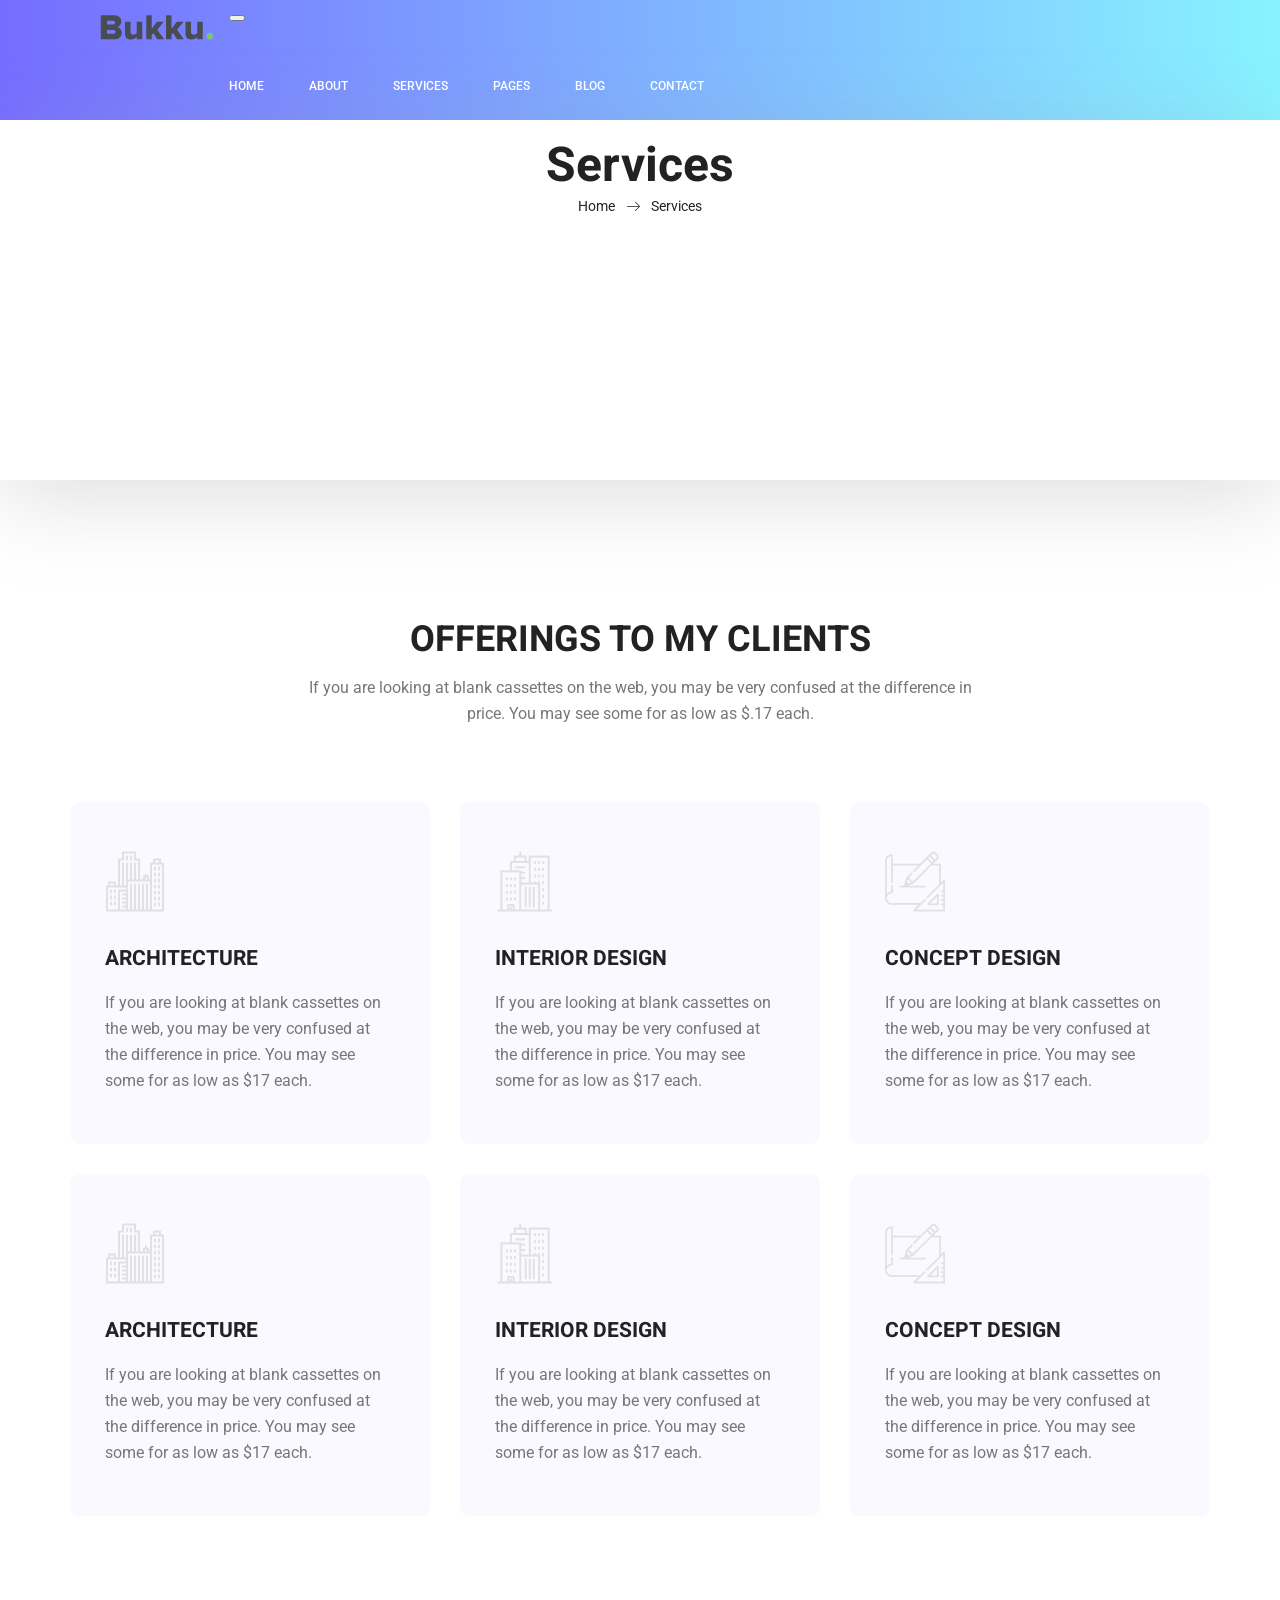
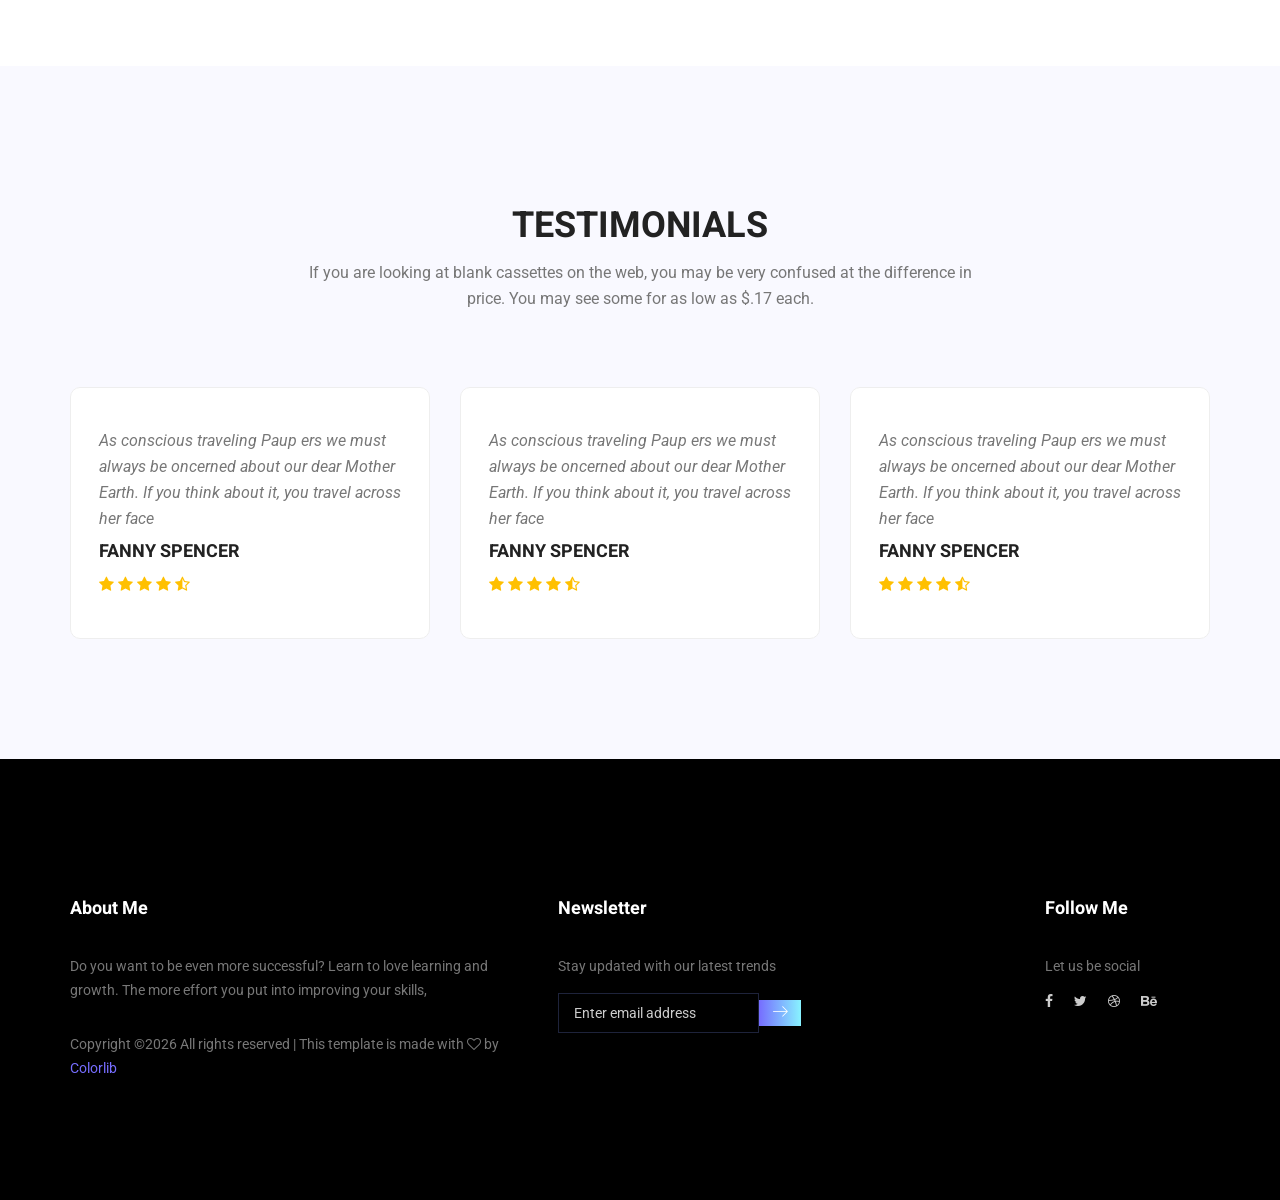
<file: services.html>
<!doctype html>
<html lang="en">
    <head>
        <!-- Required meta tags -->
        <meta charset="utf-8">
        <meta name="viewport" content="width=device-width, initial-scale=1, shrink-to-fit=no">
        <link rel="icon" href="img/favicon.png" type="image/png">
        <title>MeetMe Personal</title>
        <!-- Bootstrap CSS -->
        <link rel="stylesheet" href="css/bootstrap.css">
        <link rel="stylesheet" href="vendors/linericon/style.css">
        <link rel="stylesheet" href="css/font-awesome.min.css">
        <link rel="stylesheet" href="vendors/owl-carousel/owl.carousel.min.css">
        <link rel="stylesheet" href="vendors/lightbox/simpleLightbox.css">
        <link rel="stylesheet" href="vendors/nice-select/css/nice-select.css">
        <link rel="stylesheet" href="vendors/animate-css/animate.css">
        <link rel="stylesheet" href="vendors/popup/magnific-popup.css">
        <link rel="stylesheet" href="vendors/flaticon/flaticon.css">
        <!-- main css -->
        <link rel="stylesheet" href="css/style.css">
        <link rel="stylesheet" href="css/responsive.css">
    </head>
    <body>
        
        <!--================Header Menu Area =================-->
        <header class="header_area">
            <div class="main_menu">
            	<nav class="navbar navbar-expand-lg navbar-light">
					<div class="container box_1620">
						<!-- Brand and toggle get grouped for better mobile display -->
						<a class="navbar-brand logo_h" href="index.html"><img src="img/logo.png" alt=""></a>
						<button class="navbar-toggler" type="button" data-toggle="collapse" data-target="#navbarSupportedContent" aria-controls="navbarSupportedContent" aria-expanded="false" aria-label="Toggle navigation">
							<span class="icon-bar"></span>
							<span class="icon-bar"></span>
							<span class="icon-bar"></span>
						</button>
						<!-- Collect the nav links, forms, and other content for toggling -->
						<div class="collapse navbar-collapse offset" id="navbarSupportedContent">
							<ul class="nav navbar-nav menu_nav ml-auto">
								<li class="nav-item active"><a class="nav-link" href="index.html">Home</a></li> 
								<li class="nav-item"><a class="nav-link" href="about-us.html">About</a></li> 
								<li class="nav-item"><a class="nav-link" href="services.html">Services</a></li> 
								<li class="nav-item submenu dropdown">
									<a href="#" class="nav-link dropdown-toggle" data-toggle="dropdown" role="button" aria-haspopup="true" aria-expanded="false">Pages</a>
									<ul class="dropdown-menu">
										<li class="nav-item"><a class="nav-link" href="portfolio.html">Portfolio</a></li>
										<li class="nav-item"><a class="nav-link" href="elements.html">Elements</a></li>
									</ul>
								</li> 
								<li class="nav-item submenu dropdown">
									<a href="#" class="nav-link dropdown-toggle" data-toggle="dropdown" role="button" aria-haspopup="true" aria-expanded="false">Blog</a>
									<ul class="dropdown-menu">
										<li class="nav-item"><a class="nav-link" href="blog.html">Blog</a></li>
										<li class="nav-item"><a class="nav-link" href="single-blog.html">Blog Details</a></li>
									</ul>
								</li> 
								<li class="nav-item"><a class="nav-link" href="contact.html">Contact</a></li>
							</ul>
						</div> 
					</div>
            	</nav>
            </div>
        </header>
        <!--================Header Menu Area =================-->
        
        <!--================Home Banner Area =================-->
        <section class="banner_area">
            <div class="box_1620">
				<div class="banner_inner d-flex align-items-center">
					<div class="container">
						<div class="banner_content text-center">
							<h2>Services</h2>
							<div class="page_link">
								<a href="index.html">Home</a>
								<a href="services.html">Services</a>
							</div>
						</div>
					</div>
				</div>
            </div>
        </section>
        <!--================End Home Banner Area =================-->
        
        <!--================Feature Area =================-->
        <section class="feature_area white_feature p_120">
        	<div class="container">
        		<div class="main_title">
        			<h2>offerings to my clients</h2>
        			<p>If you are looking at blank cassettes on the web, you may be very confused at the difference in price. You may see some for as low as $.17 each.</p>
        		</div>
        		<div class="feature_inner row">
        			<div class="col-lg-4 col-md-6">
        				<div class="feature_item">
        					<i class="flaticon-city"></i>
        					<h4>Architecture</h4>
        					<p>If you are looking at blank cassettes on the web, you may be very confused at the difference in price. You may see some for as low as $17 each.</p>
        				</div>
        			</div>
        			<div class="col-lg-4 col-md-6">
        				<div class="feature_item">
        					<i class="flaticon-skyline"></i>
        					<h4>Interior Design</h4>
        					<p>If you are looking at blank cassettes on the web, you may be very confused at the difference in price. You may see some for as low as $17 each.</p>
        				</div>
        			</div>
        			<div class="col-lg-4 col-md-6">
        				<div class="feature_item">
        					<i class="flaticon-sketch"></i>
        					<h4>Concept Design</h4>
        					<p>If you are looking at blank cassettes on the web, you may be very confused at the difference in price. You may see some for as low as $17 each.</p>
        				</div>
        			</div>
        			<div class="col-lg-4 col-md-6">
        				<div class="feature_item">
        					<i class="flaticon-city"></i>
        					<h4>Architecture</h4>
        					<p>If you are looking at blank cassettes on the web, you may be very confused at the difference in price. You may see some for as low as $17 each.</p>
        				</div>
        			</div>
        			<div class="col-lg-4 col-md-6">
        				<div class="feature_item">
        					<i class="flaticon-skyline"></i>
        					<h4>Interior Design</h4>
        					<p>If you are looking at blank cassettes on the web, you may be very confused at the difference in price. You may see some for as low as $17 each.</p>
        				</div>
        			</div>
        			<div class="col-lg-4 col-md-6">
        				<div class="feature_item">
        					<i class="flaticon-sketch"></i>
        					<h4>Concept Design</h4>
        					<p>If you are looking at blank cassettes on the web, you may be very confused at the difference in price. You may see some for as low as $17 each.</p>
        				</div>
        			</div>
        		</div>
        	</div>
        </section>
        <!--================End Feature Area =================-->
        
        <!--================Testimonials Area =================-->
        <section class="testimonials_area p_120">
        	<div class="container">
        		<div class="main_title">
        			<h2>Testimonials</h2>
        			<p>If you are looking at blank cassettes on the web, you may be very confused at the difference in price. You may see some for as low as $.17 each.</p>
        		</div>
        		<div class="testi_inner">
					<div class="testi_slider owl-carousel">
						<div class="item">
							<div class="testi_item">
								<p>As conscious traveling Paup ers we must always be oncerned about our dear Mother Earth. If you think about it, you travel across her face</p>
								<h4>Fanny Spencer</h4>
								<a href="#"><i class="fa fa-star"></i></a>
								<a href="#"><i class="fa fa-star"></i></a>
								<a href="#"><i class="fa fa-star"></i></a>
								<a href="#"><i class="fa fa-star"></i></a>
								<a href="#"><i class="fa fa-star-half-o"></i></a>
							</div>
						</div>
						<div class="item">
							<div class="testi_item">
								<p>As conscious traveling Paup ers we must always be oncerned about our dear Mother Earth. If you think about it, you travel across her face</p>
								<h4>Fanny Spencer</h4>
								<a href="#"><i class="fa fa-star"></i></a>
								<a href="#"><i class="fa fa-star"></i></a>
								<a href="#"><i class="fa fa-star"></i></a>
								<a href="#"><i class="fa fa-star"></i></a>
								<a href="#"><i class="fa fa-star-half-o"></i></a>
							</div>
						</div>
						<div class="item">
							<div class="testi_item">
								<p>As conscious traveling Paup ers we must always be oncerned about our dear Mother Earth. If you think about it, you travel across her face</p>
								<h4>Fanny Spencer</h4>
								<a href="#"><i class="fa fa-star"></i></a>
								<a href="#"><i class="fa fa-star"></i></a>
								<a href="#"><i class="fa fa-star"></i></a>
								<a href="#"><i class="fa fa-star"></i></a>
								<a href="#"><i class="fa fa-star-half-o"></i></a>
							</div>
						</div>
					</div>
        		</div>
        	</div>
        </section>
        <!--================End Testimonials Area =================-->
        
        <!--================Footer Area =================-->
        <footer class="footer_area p_120">
        	<div class="container">
        		<div class="row footer_inner">
        			<div class="col-lg-5 col-sm-6">
        				<aside class="f_widget ab_widget">
        					<div class="f_title">
        						<h3>About Me</h3>
        					</div>
        					<p>Do you want to be even more successful? Learn to love learning and growth. The more effort you put into improving your skills,</p>
        					<p><!-- Link back to Colorlib can't be removed. Template is licensed under CC BY 3.0. -->
Copyright &copy;<script>document.write(new Date().getFullYear());</script> All rights reserved | This template is made with <i class="fa fa-heart-o" aria-hidden="true"></i> by <a href="https://colorlib.com" target="_blank">Colorlib</a>
<!-- Link back to Colorlib can't be removed. Template is licensed under CC BY 3.0. --></p>
        				</aside>
        			</div>
        			<div class="col-lg-5 col-sm-6">
        				<aside class="f_widget news_widget">
        					<div class="f_title">
        						<h3>Newsletter</h3>
        					</div>
        					<p>Stay updated with our latest trends</p>
        					<div id="mc_embed_signup">
                                <form target="_blank" action="https://spondonit.us12.list-manage.com/subscribe/post?u=1462626880ade1ac87bd9c93a&amp;id=92a4423d01" method="get" class="subscribe_form relative">
                                	<div class="input-group d-flex flex-row">
                                        <input name="EMAIL" placeholder="Enter email address" onfocus="this.placeholder = ''" onblur="this.placeholder = 'Email Address '" required="" type="email">
                                        <button class="btn sub-btn"><span class="lnr lnr-arrow-right"></span></button>		
                                    </div>				
                                    <div class="mt-10 info"></div>
                                </form>
                            </div>
        				</aside>
        			</div>
        			<div class="col-lg-2">
        				<aside class="f_widget social_widget">
        					<div class="f_title">
        						<h3>Follow Me</h3>
        					</div>
        					<p>Let us be social</p>
        					<ul class="list">
        						<li><a href="#"><i class="fa fa-facebook"></i></a></li>
        						<li><a href="#"><i class="fa fa-twitter"></i></a></li>
        						<li><a href="#"><i class="fa fa-dribbble"></i></a></li>
        						<li><a href="#"><i class="fa fa-behance"></i></a></li>
        					</ul>
        				</aside>
        			</div>
        		</div>
        	</div>
        </footer>
        <!--================End Footer Area =================-->
        
        
        
        
        <!-- Optional JavaScript -->
        <!-- jQuery first, then Popper.js, then Bootstrap JS -->
        <script src="js/jquery-3.3.1.min.js"></script>
        <script src="js/popper.js"></script>
        <script src="js/bootstrap.min.js"></script>
        <script src="js/stellar.js"></script>
        <script src="vendors/lightbox/simpleLightbox.min.js"></script>
        <script src="vendors/nice-select/js/jquery.nice-select.min.js"></script>
        <script src="vendors/isotope/imagesloaded.pkgd.min.js"></script>
        <script src="vendors/isotope/isotope.pkgd.min.js"></script>
        <script src="vendors/owl-carousel/owl.carousel.min.js"></script>
        <script src="vendors/popup/jquery.magnific-popup.min.js"></script>
        <script src="js/jquery.ajaxchimp.min.js"></script>
        <script src="vendors/counter-up/jquery.waypoints.min.js"></script>
        <script src="vendors/counter-up/jquery.counterup.min.js"></script>
        <script src="js/mail-script.js"></script>
        <script src="js/theme.js"></script>
    </body>
</html>
</file>
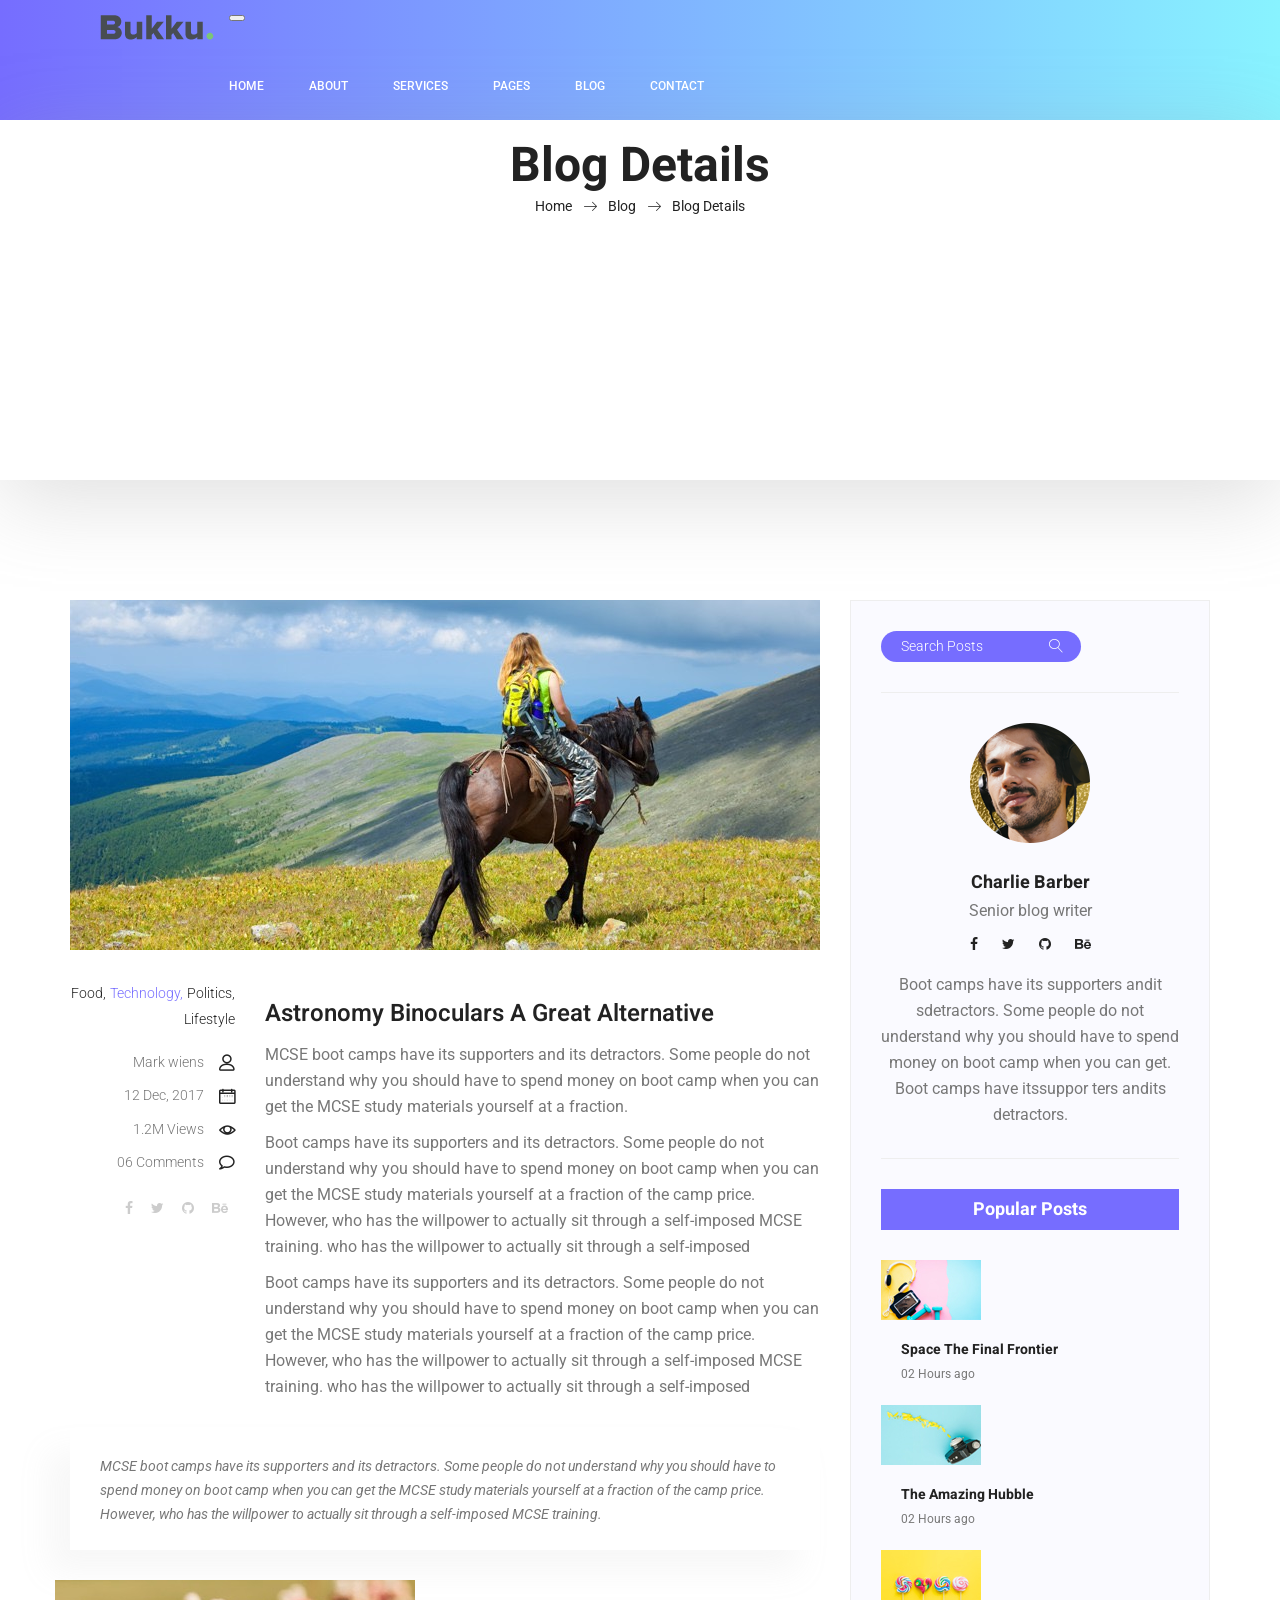
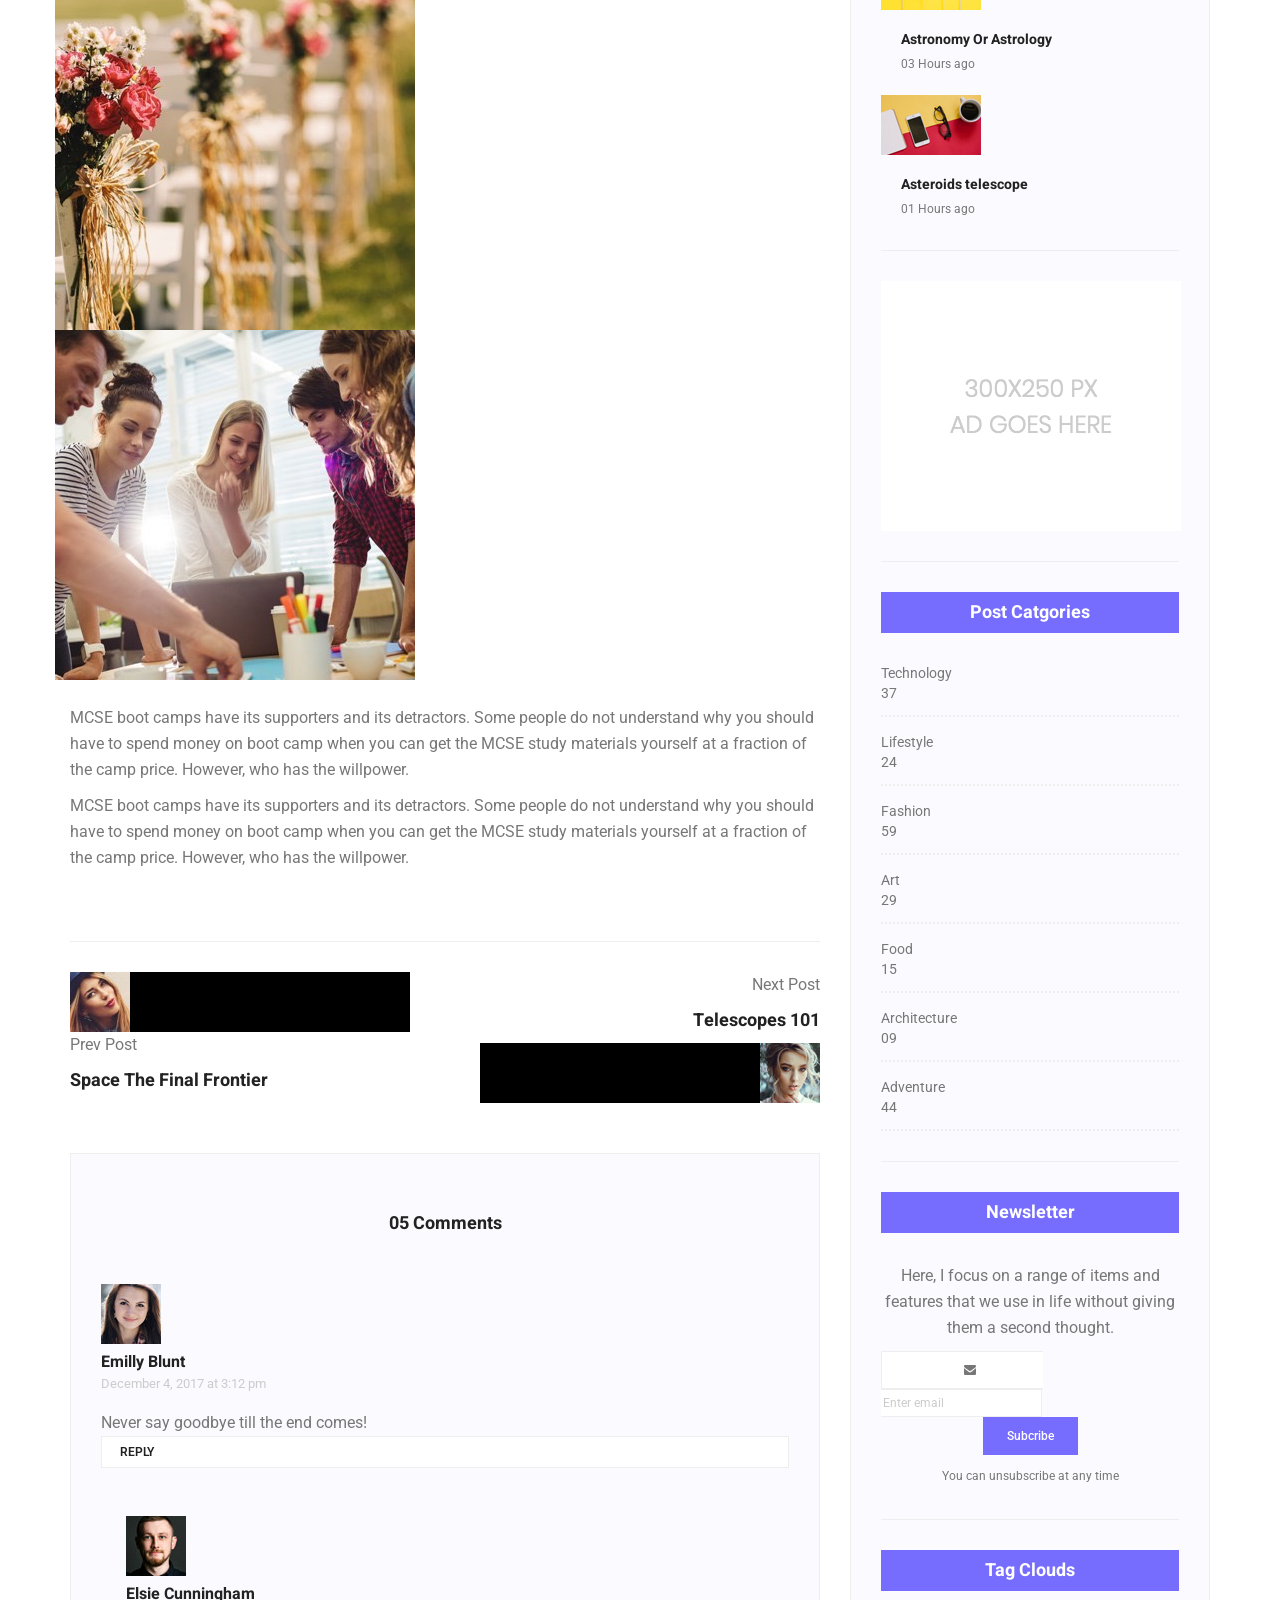
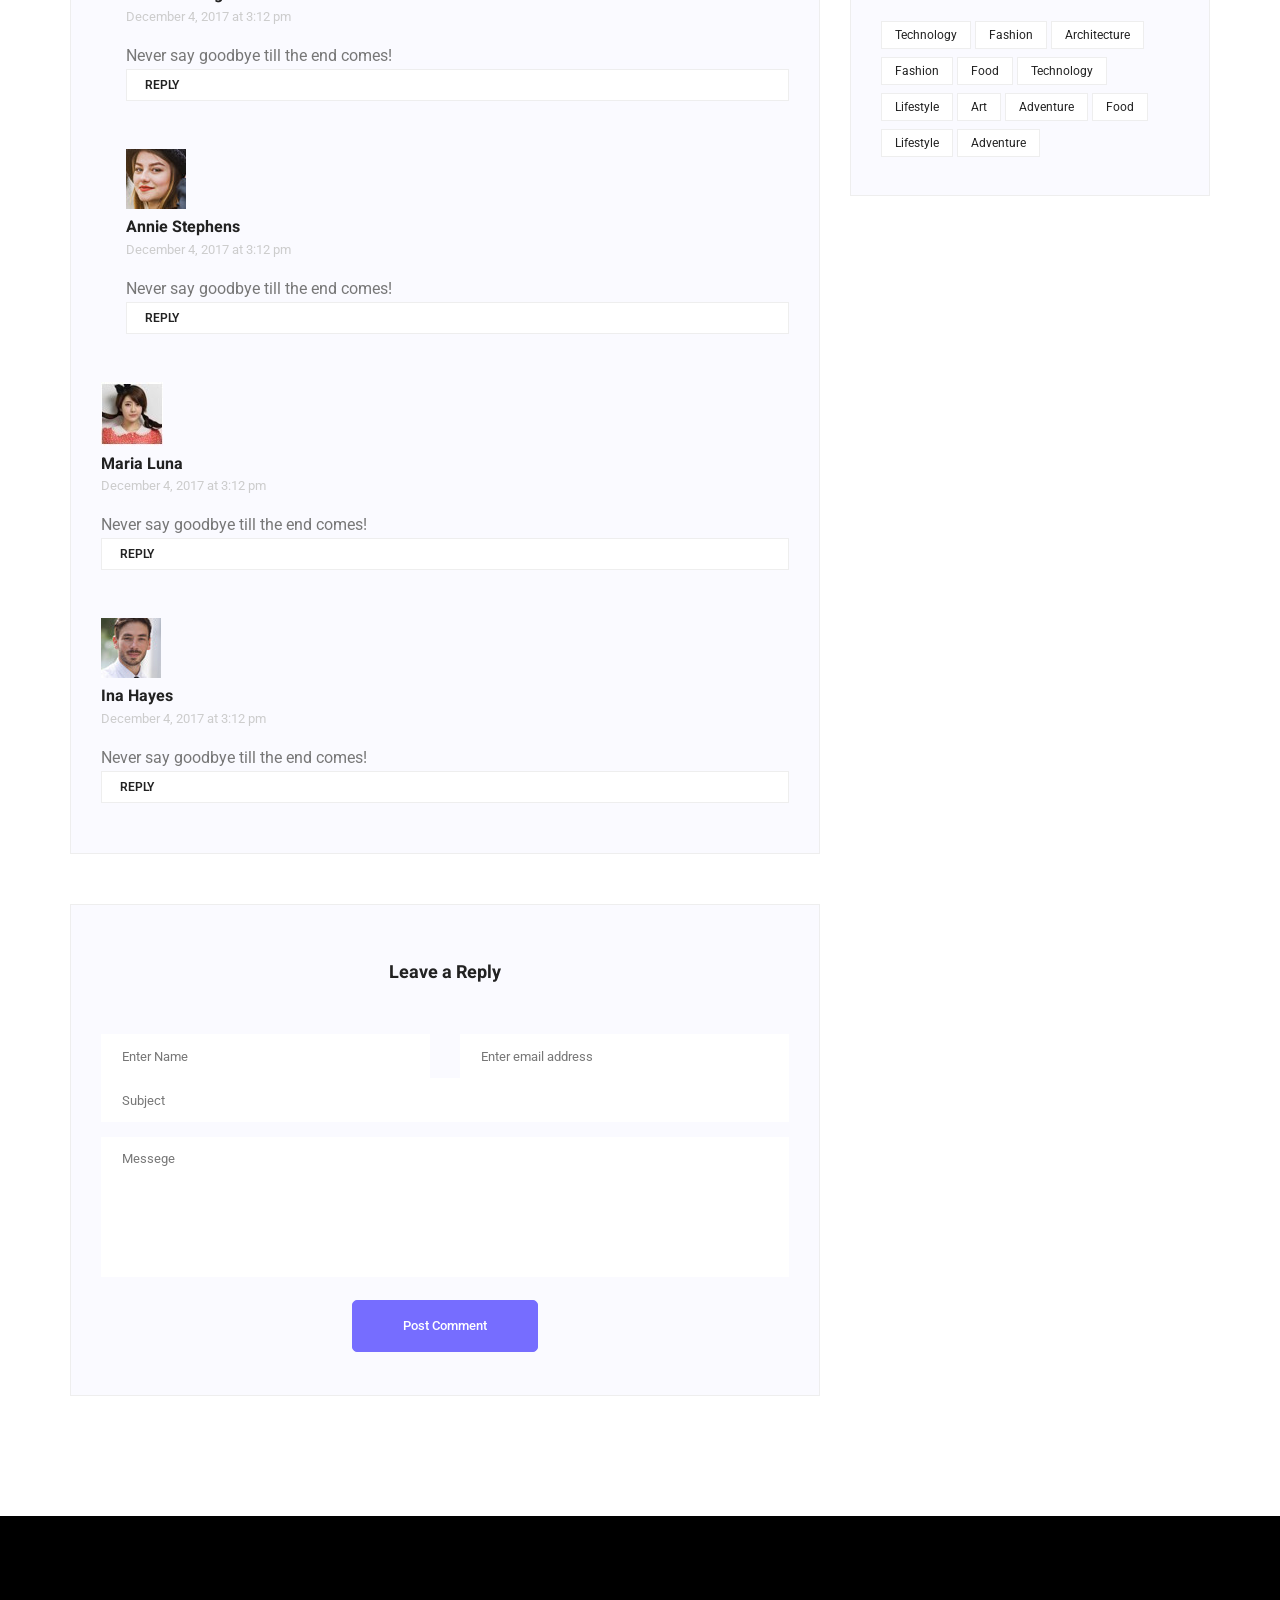
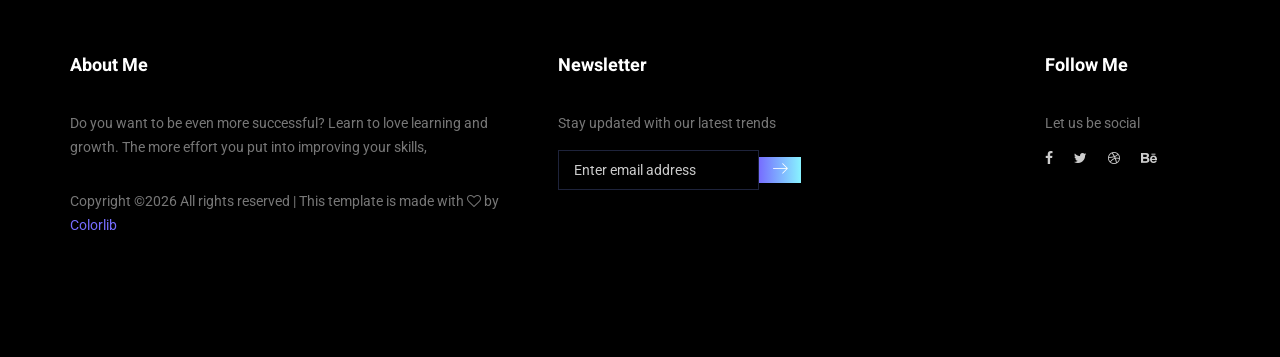
<file: single-blog.html>
<!doctype html>
<html lang="en">
    <head>
        <!-- Required meta tags -->
        <meta charset="utf-8">
        <meta name="viewport" content="width=device-width, initial-scale=1, shrink-to-fit=no">
        <link rel="icon" href="img/favicon.png" type="image/png">
        <title>MeetMe Personal</title>
        <!-- Bootstrap CSS -->
        <link rel="stylesheet" href="css/bootstrap.css">
        <link rel="stylesheet" href="vendors/linericon/style.css">
        <link rel="stylesheet" href="css/font-awesome.min.css">
        <link rel="stylesheet" href="vendors/owl-carousel/owl.carousel.min.css">
        <link rel="stylesheet" href="vendors/lightbox/simpleLightbox.css">
        <link rel="stylesheet" href="vendors/nice-select/css/nice-select.css">
        <link rel="stylesheet" href="vendors/animate-css/animate.css">
        <link rel="stylesheet" href="vendors/popup/magnific-popup.css">
        <!-- main css -->
        <link rel="stylesheet" href="css/style.css">
        <link rel="stylesheet" href="css/responsive.css">
    </head>
    <body>
        
        <!--================Header Menu Area =================-->
        <header class="header_area">
            <div class="main_menu">
            	<nav class="navbar navbar-expand-lg navbar-light">
					<div class="container box_1620">
						<!-- Brand and toggle get grouped for better mobile display -->
						<a class="navbar-brand logo_h" href="index.html"><img src="img/logo.png" alt=""></a>
						<button class="navbar-toggler" type="button" data-toggle="collapse" data-target="#navbarSupportedContent" aria-controls="navbarSupportedContent" aria-expanded="false" aria-label="Toggle navigation">
							<span class="icon-bar"></span>
							<span class="icon-bar"></span>
							<span class="icon-bar"></span>
						</button>
						<!-- Collect the nav links, forms, and other content for toggling -->
						<div class="collapse navbar-collapse offset" id="navbarSupportedContent">
							<ul class="nav navbar-nav menu_nav ml-auto">
								<li class="nav-item active"><a class="nav-link" href="index.html">Home</a></li> 
								<li class="nav-item"><a class="nav-link" href="about-us.html">About</a></li> 
								<li class="nav-item"><a class="nav-link" href="services.html">Services</a></li> 
								<li class="nav-item submenu dropdown">
									<a href="#" class="nav-link dropdown-toggle" data-toggle="dropdown" role="button" aria-haspopup="true" aria-expanded="false">Pages</a>
									<ul class="dropdown-menu">
										<li class="nav-item"><a class="nav-link" href="portfolio.html">Portfolio</a></li>
										<li class="nav-item"><a class="nav-link" href="elements.html">Elements</a></li>
									</ul>
								</li> 
								<li class="nav-item submenu dropdown">
									<a href="#" class="nav-link dropdown-toggle" data-toggle="dropdown" role="button" aria-haspopup="true" aria-expanded="false">Blog</a>
									<ul class="dropdown-menu">
										<li class="nav-item"><a class="nav-link" href="blog.html">Blog</a></li>
										<li class="nav-item"><a class="nav-link" href="single-blog.html">Blog Details</a></li>
									</ul>
								</li> 
								<li class="nav-item"><a class="nav-link" href="contact.html">Contact</a></li>
							</ul>
						</div> 
					</div>
            	</nav>
            </div>
        </header>
        <!--================Header Menu Area =================-->
        
        <!--================Home Banner Area =================-->
        <section class="banner_area">
            <div class="box_1620">
				<div class="banner_inner d-flex align-items-center">
					<div class="container">
						<div class="banner_content text-center">
							<h2>Blog Details</h2>
							<div class="page_link">
								<a href="index.html">Home</a>
								<a href="blog.html">Blog</a>
								<a href="single-blog.html">Blog Details</a>
							</div>
						</div>
					</div>
				</div>
            </div>
        </section>
        <!--================End Home Banner Area =================-->
        
        <!--================Blog Area =================-->
        <section class="blog_area single-post-area p_120">
            <div class="container">
                <div class="row">
                    <div class="col-lg-8 posts-list">
                        <div class="single-post row">
                            <div class="col-lg-12">
                                <div class="feature-img">
                                    <img class="img-fluid" src="img/blog/feature-img1.jpg" alt="">
                                </div>									
                            </div>
                            <div class="col-lg-3  col-md-3">
                                <div class="blog_info text-right">
                                    <div class="post_tag">
                                        <a href="#">Food,</a>
                                        <a class="active" href="#">Technology,</a>
                                        <a href="#">Politics,</a>
                                        <a href="#">Lifestyle</a>
                                    </div>
                                    <ul class="blog_meta list">
                                        <li><a href="#">Mark wiens<i class="lnr lnr-user"></i></a></li>
                                        <li><a href="#">12 Dec, 2017<i class="lnr lnr-calendar-full"></i></a></li>
                                        <li><a href="#">1.2M Views<i class="lnr lnr-eye"></i></a></li>
                                        <li><a href="#">06 Comments<i class="lnr lnr-bubble"></i></a></li>
                                    </ul>
                                    <ul class="social-links">
                                        <li><a href="#"><i class="fa fa-facebook"></i></a></li>
                                        <li><a href="#"><i class="fa fa-twitter"></i></a></li>
                                        <li><a href="#"><i class="fa fa-github"></i></a></li>
                                        <li><a href="#"><i class="fa fa-behance"></i></a></li>
                                    </ul>
                                </div>
                            </div>
                            <div class="col-lg-9 col-md-9 blog_details">
                                <h2>Astronomy Binoculars A Great Alternative</h2>
                                <p class="excert">
                                    MCSE boot camps have its supporters and its detractors. Some people do not understand why you should have to spend money on boot camp when you can get the MCSE study materials yourself at a fraction.
                                </p>
                                <p>
                                    Boot camps have its supporters and its detractors. Some people do not understand why you should have to spend money on boot camp when you can get the MCSE study materials yourself at a fraction of the camp price. However, who has the willpower to actually sit through a self-imposed MCSE training. who has the willpower to actually sit through a self-imposed
                                </p>
                                <p>
                                    Boot camps have its supporters and its detractors. Some people do not understand why you should have to spend money on boot camp when you can get the MCSE study materials yourself at a fraction of the camp price. However, who has the willpower to actually sit through a self-imposed MCSE training. who has the willpower to actually sit through a self-imposed
                                </p>
                            </div>
                            <div class="col-lg-12">
                                <div class="quotes">
                                    MCSE boot camps have its supporters and its detractors. Some people do not understand why you should have to spend money on boot camp when you can get the MCSE study materials yourself at a fraction of the camp price. However, who has the willpower to actually sit through a self-imposed MCSE training.										
                                </div>
                                <div class="row">
                                    <div class="col-6">
                                        <img class="img-fluid" src="img/blog/post-img1.jpg" alt="">
                                    </div>
                                    <div class="col-6">
                                        <img class="img-fluid" src="img/blog/post-img2.jpg" alt="">
                                    </div>	
                                    <div class="col-lg-12 mt-25">
                                        <p>
                                            MCSE boot camps have its supporters and its detractors. Some people do not understand why you should have to spend money on boot camp when you can get the MCSE study materials yourself at a fraction of the camp price. However, who has the willpower.
                                        </p>
                                        <p>
                                            MCSE boot camps have its supporters and its detractors. Some people do not understand why you should have to spend money on boot camp when you can get the MCSE study materials yourself at a fraction of the camp price. However, who has the willpower.
                                        </p>											
                                    </div>									
                                </div>
                            </div>
                        </div>
                        <div class="navigation-area">
                            <div class="row">
                                <div class="col-lg-6 col-md-6 col-12 nav-left flex-row d-flex justify-content-start align-items-center">
                                    <div class="thumb">
                                        <a href="#"><img class="img-fluid" src="img/blog/prev.jpg" alt=""></a>
                                    </div>
                                    <div class="arrow">
                                        <a href="#"><span class="lnr text-white lnr-arrow-left"></span></a>
                                    </div>
                                    <div class="detials">
                                        <p>Prev Post</p>
                                        <a href="#"><h4>Space The Final Frontier</h4></a>
                                    </div>
                                </div>
                                <div class="col-lg-6 col-md-6 col-12 nav-right flex-row d-flex justify-content-end align-items-center">
                                    <div class="detials">
                                        <p>Next Post</p>
                                        <a href="#"><h4>Telescopes 101</h4></a>
                                    </div>
                                    <div class="arrow">
                                        <a href="#"><span class="lnr text-white lnr-arrow-right"></span></a>
                                    </div>
                                    <div class="thumb">
                                        <a href="#"><img class="img-fluid" src="img/blog/next.jpg" alt=""></a>
                                    </div>										
                                </div>									
                            </div>
                        </div>
                        <div class="comments-area">
                            <h4>05 Comments</h4>
                            <div class="comment-list">
                                <div class="single-comment justify-content-between d-flex">
                                    <div class="user justify-content-between d-flex">
                                        <div class="thumb">
                                            <img src="img/blog/c1.jpg" alt="">
                                        </div>
                                        <div class="desc">
                                            <h5><a href="#">Emilly Blunt</a></h5>
                                            <p class="date">December 4, 2017 at 3:12 pm </p>
                                            <p class="comment">
                                                Never say goodbye till the end comes!
                                            </p>
                                        </div>
                                    </div>
                                    <div class="reply-btn">
                                           <a href="" class="btn-reply text-uppercase">reply</a> 
                                    </div>
                                </div>
                            </div>	
                            <div class="comment-list left-padding">
                                <div class="single-comment justify-content-between d-flex">
                                    <div class="user justify-content-between d-flex">
                                        <div class="thumb">
                                            <img src="img/blog/c2.jpg" alt="">
                                        </div>
                                        <div class="desc">
                                            <h5><a href="#">Elsie Cunningham</a></h5>
                                            <p class="date">December 4, 2017 at 3:12 pm </p>
                                            <p class="comment">
                                                Never say goodbye till the end comes!
                                            </p>
                                        </div>
                                    </div>
                                    <div class="reply-btn">
                                           <a href="" class="btn-reply text-uppercase">reply</a> 
                                    </div>
                                </div>
                            </div>	
                            <div class="comment-list left-padding">
                                <div class="single-comment justify-content-between d-flex">
                                    <div class="user justify-content-between d-flex">
                                        <div class="thumb">
                                            <img src="img/blog/c3.jpg" alt="">
                                        </div>
                                        <div class="desc">
                                            <h5><a href="#">Annie Stephens</a></h5>
                                            <p class="date">December 4, 2017 at 3:12 pm </p>
                                            <p class="comment">
                                                Never say goodbye till the end comes!
                                            </p>
                                        </div>
                                    </div>
                                    <div class="reply-btn">
                                           <a href="" class="btn-reply text-uppercase">reply</a> 
                                    </div>
                                </div>
                            </div>	
                            <div class="comment-list">
                                <div class="single-comment justify-content-between d-flex">
                                    <div class="user justify-content-between d-flex">
                                        <div class="thumb">
                                            <img src="img/blog/c4.jpg" alt="">
                                        </div>
                                        <div class="desc">
                                            <h5><a href="#">Maria Luna</a></h5>
                                            <p class="date">December 4, 2017 at 3:12 pm </p>
                                            <p class="comment">
                                                Never say goodbye till the end comes!
                                            </p>
                                        </div>
                                    </div>
                                    <div class="reply-btn">
                                           <a href="" class="btn-reply text-uppercase">reply</a> 
                                    </div>
                                </div>
                            </div>	
                            <div class="comment-list">
                                <div class="single-comment justify-content-between d-flex">
                                    <div class="user justify-content-between d-flex">
                                        <div class="thumb">
                                            <img src="img/blog/c5.jpg" alt="">
                                        </div>
                                        <div class="desc">
                                            <h5><a href="#">Ina Hayes</a></h5>
                                            <p class="date">December 4, 2017 at 3:12 pm </p>
                                            <p class="comment">
                                                Never say goodbye till the end comes!
                                            </p>
                                        </div>
                                    </div>
                                    <div class="reply-btn">
                                           <a href="" class="btn-reply text-uppercase">reply</a> 
                                    </div>
                                </div>
                            </div>	                                             				
                        </div>
                        <div class="comment-form">
                            <h4>Leave a Reply</h4>
                            <form>
                                <div class="form-group form-inline">
                                  <div class="form-group col-lg-6 col-md-6 name">
                                    <input type="text" class="form-control" id="name" placeholder="Enter Name" onfocus="this.placeholder = ''" onblur="this.placeholder = 'Enter Name'">
                                  </div>
                                  <div class="form-group col-lg-6 col-md-6 email">
                                    <input type="email" class="form-control" id="email" placeholder="Enter email address" onfocus="this.placeholder = ''" onblur="this.placeholder = 'Enter email address'">
                                  </div>										
                                </div>
                                <div class="form-group">
                                    <input type="text" class="form-control" id="subject" placeholder="Subject" onfocus="this.placeholder = ''" onblur="this.placeholder = 'Subject'">
                                </div>
                                <div class="form-group">
                                    <textarea class="form-control mb-10" rows="5" name="message" placeholder="Messege" onfocus="this.placeholder = ''" onblur="this.placeholder = 'Messege'" required=""></textarea>
                                </div>
                                <a href="#" class="primary-btn submit_btn">Post Comment</a>	
                            </form>
                        </div>
                    </div>
                    <div class="col-lg-4">
                        <div class="blog_right_sidebar">
                            <aside class="single_sidebar_widget search_widget">
                                <div class="input-group">
                                    <input type="text" class="form-control" placeholder="Search Posts">
                                    <span class="input-group-btn">
                                        <button class="btn btn-default" type="button"><i class="lnr lnr-magnifier"></i></button>
                                    </span>
                                </div><!-- /input-group -->
                                <div class="br"></div>
                            </aside>
                            <aside class="single_sidebar_widget author_widget">
                                <img class="author_img rounded-circle" src="img/blog/author.png" alt="">
                                <h4>Charlie Barber</h4>
                                <p>Senior blog writer</p>
                                <div class="social_icon">
                                    <a href="#"><i class="fa fa-facebook"></i></a>
                                    <a href="#"><i class="fa fa-twitter"></i></a>
                                    <a href="#"><i class="fa fa-github"></i></a>
                                    <a href="#"><i class="fa fa-behance"></i></a>
                                </div>
                                <p>Boot camps have its supporters andit sdetractors. Some people do not understand why you should have to spend money on boot camp when you can get. Boot camps have itssuppor ters andits detractors.</p>
                                <div class="br"></div>
                            </aside>
                            <aside class="single_sidebar_widget popular_post_widget">
                                <h3 class="widget_title">Popular Posts</h3>
                                <div class="media post_item">
                                    <img src="img/blog/popular-post/post1.jpg" alt="post">
                                    <div class="media-body">
                                        <a href="blog-details.html"><h3>Space The Final Frontier</h3></a>
                                        <p>02 Hours ago</p>
                                    </div>
                                </div>
                                <div class="media post_item">
                                    <img src="img/blog/popular-post/post2.jpg" alt="post">
                                    <div class="media-body">
                                        <a href="blog-details.html"><h3>The Amazing Hubble</h3></a>
                                        <p>02 Hours ago</p>
                                    </div>
                                </div>
                                <div class="media post_item">
                                    <img src="img/blog/popular-post/post3.jpg" alt="post">
                                    <div class="media-body">
                                        <a href="blog-details.html"><h3>Astronomy Or Astrology</h3></a>
                                        <p>03 Hours ago</p>
                                    </div>
                                </div>
                                <div class="media post_item">
                                    <img src="img/blog/popular-post/post4.jpg" alt="post">
                                    <div class="media-body">
                                        <a href="blog-details.html"><h3>Asteroids telescope</h3></a>
                                        <p>01 Hours ago</p>
                                    </div>
                                </div>
                                <div class="br"></div>
                            </aside>
                            <aside class="single_sidebar_widget ads_widget">
                                <a href="#"><img class="img-fluid" src="img/blog/add.jpg" alt=""></a>
                                <div class="br"></div>
                            </aside>
                            <aside class="single_sidebar_widget post_category_widget">
                                <h4 class="widget_title">Post Catgories</h4>
                                <ul class="list cat-list">
                                    <li>
                                        <a href="#" class="d-flex justify-content-between">
                                            <p>Technology</p>
                                            <p>37</p>
                                        </a>
                                    </li>
                                    <li>
                                        <a href="#" class="d-flex justify-content-between">
                                            <p>Lifestyle</p>
                                            <p>24</p>
                                        </a>
                                    </li>
                                    <li>
                                        <a href="#" class="d-flex justify-content-between">
                                            <p>Fashion</p>
                                            <p>59</p>
                                        </a>
                                    </li>
                                    <li>
                                        <a href="#" class="d-flex justify-content-between">
                                            <p>Art</p>
                                            <p>29</p>
                                        </a>
                                    </li>
                                    <li>
                                        <a href="#" class="d-flex justify-content-between">
                                            <p>Food</p>
                                            <p>15</p>
                                        </a>
                                    </li>
                                    <li>
                                        <a href="#" class="d-flex justify-content-between">
                                            <p>Architecture</p>
                                            <p>09</p>
                                        </a>
                                    </li>
                                    <li>
                                        <a href="#" class="d-flex justify-content-between">
                                            <p>Adventure</p>
                                            <p>44</p>
                                        </a>
                                    </li>															
                                </ul>
                                <div class="br"></div>
                            </aside>
                            <aside class="single-sidebar-widget newsletter_widget">
                                <h4 class="widget_title">Newsletter</h4>
                                <p>
                                Here, I focus on a range of items and features that we use in life without
                                giving them a second thought.
                                </p>
                                <div class="form-group d-flex flex-row">
                                    <div class="input-group">
                                        <div class="input-group-prepend">
                                            <div class="input-group-text"><i class="fa fa-envelope" aria-hidden="true"></i></div>
                                        </div>
                                        <input type="text" class="form-control" id="inlineFormInputGroup" placeholder="Enter email" onfocus="this.placeholder = ''" onblur="this.placeholder = 'Enter email'">
                                    </div>
                                    <a href="#" class="bbtns">Subcribe</a>
                                </div>	
                                <p class="text-bottom">You can unsubscribe at any time</p>	
                                <div class="br"></div>							
                            </aside>
                            <aside class="single-sidebar-widget tag_cloud_widget">
                                <h4 class="widget_title">Tag Clouds</h4>
                                <ul class="list">
                                    <li><a href="#">Technology</a></li>
                                    <li><a href="#">Fashion</a></li>
                                    <li><a href="#">Architecture</a></li>
                                    <li><a href="#">Fashion</a></li>
                                    <li><a href="#">Food</a></li>
                                    <li><a href="#">Technology</a></li>
                                    <li><a href="#">Lifestyle</a></li>
                                    <li><a href="#">Art</a></li>
                                    <li><a href="#">Adventure</a></li>
                                    <li><a href="#">Food</a></li>
                                    <li><a href="#">Lifestyle</a></li>
                                    <li><a href="#">Adventure</a></li>
                                </ul>
                            </aside>
                        </div>
                    </div>
                </div>
            </div>
        </section>
        <!--================Blog Area =================-->
        
        <!--================Footer Area =================-->
        <footer class="footer_area p_120">
        	<div class="container">
        		<div class="row footer_inner">
        			<div class="col-lg-5 col-sm-6">
        				<aside class="f_widget ab_widget">
        					<div class="f_title">
        						<h3>About Me</h3>
        					</div>
        					<p>Do you want to be even more successful? Learn to love learning and growth. The more effort you put into improving your skills,</p>
        					<p><!-- Link back to Colorlib can't be removed. Template is licensed under CC BY 3.0. -->
Copyright &copy;<script>document.write(new Date().getFullYear());</script> All rights reserved | This template is made with <i class="fa fa-heart-o" aria-hidden="true"></i> by <a href="https://colorlib.com" target="_blank">Colorlib</a>
<!-- Link back to Colorlib can't be removed. Template is licensed under CC BY 3.0. --></p>
        				</aside>
        			</div>
        			<div class="col-lg-5 col-sm-6">
        				<aside class="f_widget news_widget">
        					<div class="f_title">
        						<h3>Newsletter</h3>
        					</div>
        					<p>Stay updated with our latest trends</p>
        					<div id="mc_embed_signup">
                                <form target="_blank" action="https://spondonit.us12.list-manage.com/subscribe/post?u=1462626880ade1ac87bd9c93a&amp;id=92a4423d01" method="get" class="subscribe_form relative">
                                	<div class="input-group d-flex flex-row">
                                        <input name="EMAIL" placeholder="Enter email address" onfocus="this.placeholder = ''" onblur="this.placeholder = 'Email Address '" required="" type="email">
                                        <button class="btn sub-btn"><span class="lnr lnr-arrow-right"></span></button>		
                                    </div>				
                                    <div class="mt-10 info"></div>
                                </form>
                            </div>
        				</aside>
        			</div>
        			<div class="col-lg-2">
        				<aside class="f_widget social_widget">
        					<div class="f_title">
        						<h3>Follow Me</h3>
        					</div>
        					<p>Let us be social</p>
        					<ul class="list">
        						<li><a href="#"><i class="fa fa-facebook"></i></a></li>
        						<li><a href="#"><i class="fa fa-twitter"></i></a></li>
        						<li><a href="#"><i class="fa fa-dribbble"></i></a></li>
        						<li><a href="#"><i class="fa fa-behance"></i></a></li>
        					</ul>
        				</aside>
        			</div>
        		</div>
        	</div>
        </footer>
        <!--================End Footer Area =================-->
        
        
        
        
        <!-- Optional JavaScript -->
        <!-- jQuery first, then Popper.js, then Bootstrap JS -->
        <script src="js/jquery-3.3.1.min.js"></script>
        <script src="js/popper.js"></script>
        <script src="js/bootstrap.min.js"></script>
        <script src="js/stellar.js"></script>
        <script src="vendors/lightbox/simpleLightbox.min.js"></script>
        <script src="vendors/nice-select/js/jquery.nice-select.min.js"></script>
        <script src="vendors/isotope/imagesloaded.pkgd.min.js"></script>
        <script src="vendors/isotope/isotope.pkgd.min.js"></script>
        <script src="vendors/owl-carousel/owl.carousel.min.js"></script>
        <script src="vendors/popup/jquery.magnific-popup.min.js"></script>
        <script src="js/jquery.ajaxchimp.min.js"></script>
        <script src="vendors/counter-up/jquery.waypoints.min.js"></script>
        <script src="vendors/counter-up/jquery.counterup.min.js"></script>
        <script src="js/mail-script.js"></script>
        <script src="js/theme.js"></script>
    </body>
</html>
</file>
<file: css/custom.css>
img{
    height: 200px;
    margin: 10px;
}

.colored-header{
    background-color: #e3ebee;
    margin-bottom: 30px;
}

.circle{
    width:30px;
    height:30px;
    background: #eee;
    padding: 0px 11px 0px 11px;
    border-radius: 100%;
}

.step-detail{
    margin-left: 45px;
}
</file>
<file: OLD/css/style.css>
/*--
Author: W3layouts
Author URL: http://w3layouts.com
License: Creative Commons Attribution 3.0 Unported
License URL: http://creativecommons.org/licenses/by/3.0/
--*/
html, body{
    font-family: 'Open Sans', sans-serif;
    font-size: 100%;
  	background: #FFf;
}
body a{
	transition:0.5s all;
	-webkit-transition:0.5s all;
	-moz-transition:0.5s all;
	-o-transition:0.5s all;
	-ms-transition:0.5s all;
}
body h1,h2,h3,h4,h5,h6{
	    font-family: 'Asap', sans-serif;
}
/*-- header --*/
#home {
    background: url(../images/header-bg.jpg) no-repeat center top;
    background-size: cover;
    -webkit-background-size: cover;
    -moz-background-size: cover;
    -o-background-size: cover;
    -ms-background-size: cover;
    min-height:650px;
	position: relative;
}
.top-header {
	padding: 2em 0;
}
.logo h1 {
    margin: 0;
    text-transform: uppercase;
    font-weight: bold;
     color:#fff;
}
.logo h1 a{
	text-decoration:none;
	 color:#fff;
}
.logo span {
    border: 7px solid #00a78e;
    padding: 0px 14px;
    font-size: 1.2em;
    color: #fff;
}
.logo{
	float:left;
}
.navigation-right{
	float:right;
}
.navigation-right ul li{
	display:inline-block;
}
.navigation-right ul li a{
	color:#fff;
    font-size:1em;
    text-decoration: none;
    padding: 10px 0;
	text-transform:uppercase;
    font-family: 'Open Sans', sans-serif;
}
.navigation-right ul li.active a{
	    color: #00a78e;
}
span.menu{
	display:none;
}
/*-- nav-hover --*/
.link-effect-3 a {
	padding: 10px 0;
	margin: 0 12px;
	color: #797878;
	text-shadow: none;
	position: relative;  
    font-family: 'Open Sans', sans-serif;
}
.link-effect-3 a::before {
	position: absolute;
	top: 0;
	left: 0;
	overflow: hidden;
	padding: 10px 0;
	max-width: 0;
	border-bottom: 3px solid #00a78e;
    color: #00a78e;
	content: attr(data-hover);
	-webkit-transition: max-width 0.5s;
	-moz-transition: max-width 0.5s;
	transition: max-width 0.5s;
}
.link-effect-3 a:hover::before {
	max-width: 100%;
}
/*--banner-info--*/
.banner-info {
    background:rgba(23, 20, 20, 0.58);
    margin-top: 4em;
}
.header-left {
    padding: 3em;
}
.header-right {
    padding: 3em;
}
ul.address-text {
    padding: 0;
}
ul.address {
    padding: 0;
}
.header-left img {
    width: 100%;
     margin-top: 19px;
}
.header-right {
    padding-left: 3em;
}
.header-right h1 {
    font-size: 2.5em;
    color: #fff;
    margin: 0.5em 0 0;
    font-weight: bold;
}
.header-right h1 {
    font-size: 1.2em;
    color: #FFF;
    background: #00a78e;
    display: inline-block;
    padding: .5em 1.5em;
    position: relative;
	    box-shadow: 0 8px 17px 0 rgba(0,0,0,0.2),0 6px 20px 0 rgba(0,0,0,0.19);
}
.header-right h1:before {
       width: 0;
    height: 0;
    position: absolute;
    content: '';
    bottom: -9px;
    left: 12px;
    border-style: solid;
    border-width: 14px 11px 0 12px;
    border-color: #00a78e transparent transparent transparent;
}
.service-head h4 {
    font-size: 1.2em;
    color: #FFF;
    background: #00a78e;
    display: inline-block;
    padding: .5em 1.5em;
    position: relative;
	    box-shadow: 0 8px 17px 0 rgba(0,0,0,0.2),0 6px 20px 0 rgba(0,0,0,0.19);
}
.service-head h4:before {
    width: 0;
    height: 0;
    position: absolute;
    content: '';
    bottom: -9px;
    left: 12px;
    border-style: solid;
    border-width: 14px 11px 0 12px;
    border-color: #00a78e transparent transparent transparent;
	
}
.header-right h6 {
       font-size: 1em;
    color: #C7C7C7;
    margin-top: 0.8em;
    letter-spacing: 3px;
    text-transform: uppercase;
}
ul.address {
    margin-top: 2em;
    border-top: 1px solid #AFAFAF;
    padding-top: 0.5em;
}
ul.address li {
    display: block;
}
ul.address li ul.address-text li {
    display: inline-block;
    font-size: 1em;
    color: #fff;
    margin-top: 1em;
	font-weight: 400;
}
ul.address li ul.address-text li:nth-child(1){
	width: 20%;
}
ul.address li ul.address-text li a {
    color: #fff;
	text-decoration:none;
}
ul.address li ul.address-text li a:hover{
        color: #00a78e;
}
ul.address-text b {
    color:#fff;
}
/*--social-icons--*/
ul.social-icons{
	    display: block;
    padding: 0;
    background:#00a78e;
    padding:1.3em 0;
    text-align: center;
	margin:0;
}
.social-icons li {
    display: inline-block;
    margin-right: 1%;
}
.social-icons li a{  
    background: url(../images/social-icons2.png) no-repeat 3px 3px;
    display: block;
    height: 32px;
    width: 32px;
	margin-right: 1em;
	-webkit-transition: .5s all;
    transition: .5s all;
    -moz-transition: .5s all;
}
.social-icons li a:before {
	content: '';
    display: block;
    height: 32px;
    width: 32px;
       border: 2px solid #fff;
	-webkit-transform: rotate(45deg);
	transform: rotate(45deg);
	-moz-transform: rotate(45deg);
	-o-transform: rotate(45deg);
	-ms-transform: rotate(45deg); 
    box-shadow: 0 8px 17px 0 rgba(0,0,0,0.2),0 6px 20px 0 rgba(0,0,0,0.19);	
}
.social-icons li a.fb{
	background-position: 3px -30px;
}
.social-icons li a.in{
      background-position: 3px -62px;
}
.social-icons li a.dott {
background-position: 3px -94px;
}
.social-icons li a:hover::before {
    border-color: #00a78e;
	    box-shadow: 0 8px 17px 0 rgba(0,0,0,0.2),0 6px 20px 0 rgba(0,0,0,0.19);
}
/*-- wellcome-note --*/
.welcome-note{
	margin:3em 0;
}
.note{
	
}
.note h1{
	color:#FFF;
	font-size:2.5em;
	font-weight:400;
}
.note h1 span{
	font-weight:700;
}
/*-- /blogs --*/
.news-text {
    float: right;
    padding: 3.38em 2em;
    background: #f4f4f4;
}
.news-img {
    float: left;
    position: relative;
    padding: 0;
}
.news-text.two {
    float:left;
}
.news-img img,.news-img.two  img{
    width: 100%;
}
.news-img.two {
    float:right;
}
.news-text h3   {
    font-size: 1.4em;
    color: #333333;
    text-transform: uppercase;
        margin-bottom: 1em;
		font-weight:bold;
}
.news-text p {
    font-size: 0.9em;
    line-height: 1.9em;
    margin: 1em 0 2em 0;
    color: #777;
}
.news-text h3  a,ul.news li:hover  i{
	 color:#00a78e;
	 text-decoration:none;
}
ul.news li {
    display: inline-block;
       margin-right: 1em;
}
ul.news li i {
    margin-right: 4px;
}
ul.news li a{
    font-size: 0.9em;
    color: #777;
}
ul.news li i{
	color:#333;
}
a.read {
    padding: 0.5em 1.5em;
    font-size: 1em;
    color: #00a78e;
    border: 2px solid #00a78e;
    text-decoration: none;
    border-radius: 1.5em;
    -webkit-border-radius: 1.5em;
    -moz-border-radius: 1.5em;
    -o-border-radius: 1.5em;
    -ms-border-radius: 1.5em;
}
a.read:hover {
	background:#00a78e;
	color:#fff;
}
ul.news {
    padding: 0;
}
.news-grid {
    margin: 2em 0;
}
.news-grid:hover{
		transition:0.5s all;
	-webkit-transition:0.5s all;
	-moz-transition:0.5s all;
	-o-transition:0.5s all;
	-ms-transition:0.5s all;
   box-shadow: 0 8px 17px 0 rgba(0,0,0,0.2),0 6px 20px 0 rgba(0,0,0,0.19);
   -webkit-box-shadow: 0 8px 17px 0 rgba(0,0,0,0.2),0 6px 20px 0 rgba(0,0,0,0.19);
   -moz-box-shadow: 0 8px 17px 0 rgba(0,0,0,0.2),0 6px 20px 0 rgba(0,0,0,0.19);
   -o-box-shadow: 0 8px 17px 0 rgba(0,0,0,0.2),0 6px 20px 0 rgba(0,0,0,0.19);
}
.blog {
    padding:5em 0;
}
.about-inner p {
    color: #777;
    line-height: 1.8em;
    font-size:0.9em;
}
h4.tittle  {
    color: #00a78e;
    text-decoration: none;
    font-size: 1.4em;
    margin: 1em 0 0.5em 0;
    text-transform: uppercase;
    font-weight: bold;
}
.modal-dialog.about {
    width: 757px;
    margin:3.5em auto 0;
}
.modal-content.about {
    background-color: #fff;
    border-radius: 0px!important;
}
.modal-body {
    position: relative;
    padding: 20px;
    text-align: center;
}
/*-- about-us --*/
span.border {
    width: 18%;
    background: #8C8989;
    height: 1px;
    display: block;
    margin-top: 26px;
    position: relative;
    margin: 23px auto 0px;
}
 span.border:after {
       content: ' ';
    position: absolute;
    background: #00a78e;
    height: 7px;
    display: block;
    width: 73px;
    top: -4px;
    left: 103px;
}
span.border.one:after {
    content: ' ';
    position: absolute;
    background: #00a78e;
    height: 7px;
    display: block;
    width: 73px;
    top: -4px;
    left: 64px;
}
.about-left-grid h3{
	font-size:2.5em;
	color:#FFF;
}
.about-left-grid{
	width:70%;
	float:right;
    margin-right: 10em;
	min-height:433px;
}
.about-left-grid h2{
	color:#191919;
	font-size:2em;
}
.about-left-grid h2 span{
	font-weight:700;
}
.about-left-grid p{
    color: #666666;
    font-size:1em;
    line-height: 2em;
    margin-top: 1.5em;
} 
.about-left-grid ul{
	margin:3em 0 0 0;
	padding:0;
}
.about-left-grid ul li{
	display:inline-block;
}
.about-left-grid ul li:nth-child(1){
	margin-right: 0.2em;
}
.about-left {
      padding: 4.5em 0 4.7em 0;
    float: right;
    background: #f4f4f4;
}
.about-left-grid ul li a {
       padding: 0.6em 2em;
    font-size: 1.2em;
    color: #00a78e;
    border: 2px solid #00a78e;
    text-decoration: none;
    border-radius: 1.5em;
    -webkit-border-radius: 1.5em;
    -moz-border-radius: 1.5em;
    -o-border-radius: 1.5em;
    -ms-border-radius: 1.5em;
}
.about-left-grid ul li a:hover{
	background:#00a78e;
	color:#FFF;
	border-radius:1.5em;
	-webkit-border-radius:1.5em;
	-moz-border-radius:1.5em;
	-o-border-radius:1.5em;
	-ms-border-radius:1.5em;
}
.about-right{
	    float: left;
	padding:0;
	background:url(../images/about-pic.jpg) no-repeat 0px 0px;
	min-height:580px;
	background-size: cover;
   -o-background-size: cover;
   -webkit-background-size: cover;
   -moz-background-size: cover;
   -ms-background-size: cover;
}
/*-- services --*/
.service-head h3{
	color: #1b242f;
    font-size: 2em;
    font-weight:300;
     font-family: 'Open Sans', sans-serif;
    margin: 0;
    padding: 0 0 0.2em 0;
}
.service-head h3 span{
	font-weight:700;
 font-family: 'Asap', sans-serif;
}
.wthree_about_left,.wthree_about_right{
	padding:0;
}
.wthree_about_right{
	background:#f5f5f5;
	padding:3.27em 8em;
}
.wthree_about_right h3{
	text-align:left;
}
.wthree_about_right h3 span:before,.wthree_about_right h3 span:after{
	content: '';
    position: absolute;
    bottom: 0%;
}
.wthree_about_right h3 span:before{
	left:0%;
    width:30%;
	height: 1px;
	background: #212121;
}
.wthree_about_right h3 span:after{
	right:85.5%;
    width: 2%;
    background: #EE692D;
    height: 4px;
}
.wthree_about_right p{
	margin:2em 0 3em;
	color:#999;
	line-height:1.8em;
}
.wthree_about_right p i{
	display:block;
	margin:1em 0 0;
}
.wthree_about_right_grid_left{
	padding: 0;
}
.wthree_about_right_grid_left i{
	font-size: 1.7em;
	color:#00a78e;
	top:.8em;
}
.wthree_about_right_grid:hover .wthree_about_right_grid_left i{
	color:#fff;
}
.wthree_about_right_grid_right h4{
	text-transform: uppercase;
    font-size: 1.2em;
    color: #00a78e;
    font-weight: bold;
}
.wthree_about_right_grid_right p{
	    margin: 1em 0 0;
    color: #586371;
    line-height: 1.9em;
    font-size: 0.9em;
}
.wthree_about_right_grid_right {
    padding-right: 0;
}
.wthree_about_right_grid:nth-child(2) {
    margin-bottom: 2em;
}
/* Rectangle In */
.hvr-rectangle-in {
  display: inline-block;
  vertical-align: middle;
  -webkit-transform: translateZ(0);
  transform: translateZ(0);
  box-shadow: 0 0 1px rgba(0, 0, 0, 0);
  -webkit-backface-visibility: hidden;
  backface-visibility: hidden;
  -moz-osx-font-smoothing: grayscale;
  position: relative;
  background:#00a78e;
  -webkit-transition-property: color;
  transition-property: color;
  -webkit-transition-duration: 0.3s;
  transition-duration: 0.3s;
  width: 70px;
    height: 70px;
    text-align: center;
	    border-radius: 50%;
}
.hvr-rectangle-in:before {
  content: "";
  position: absolute;
  z-index: -1;
  top: 0;
  left: 0;
  right: 0;
  bottom: 0;
  background:#F5F5F5;
  -webkit-transform: scale(1);
  transform: scale(1);
  -webkit-transition-property: transform;
  transition-property: transform;
  -webkit-transition-duration: 0.3s;
  transition-duration: 0.3s;
  -webkit-transition-timing-function: ease-out;
  transition-timing-function: ease-out;
      border-radius: 50%;
}
.hvr-rectangle-in:hover, .hvr-rectangle-in:focus, .hvr-rectangle-in:active {
  color: white;
}
.hvr-rectangle-in:hover:before, .hvr-rectangle-in:focus:before, .hvr-rectangle-in:active:before,.wthree_about_right_grid:hover .hvr-rectangle-in:before,.agileits_services_grid:hover .hvr-rectangle-in:before{
  -webkit-transform: scale(0);
  transform: scale(0);
}
.wthree_about_right_grids {
     margin-top: 4em;
}
#services {
    padding: 5em 0;
    background: #1b242f;
}
.service-head.one h3{
	color:#fff;
}
/*-- clients --*/

#work {
    padding: 5em 0;
}
.timeline {
  list-style: none;
      padding: 10px 0 10px;
  position: relative;
}
.timeline:before {
      top: 0;
    bottom: 0;
    position: absolute;
    content: " ";
    width: 1px;
    background-color: #ccc;
       left: -9px;
    margin-right: -1.5px;
}

.timeline > li {
  margin-bottom:10px;
  position: relative;
}

.timeline > li:before,
.timeline > li:after {
  content: " ";
  display: table;
}

.timeline > li:after {
  clear: both;
}

.timeline > li > .timeline-panel {
  width: calc( 100% - 75px );
    float: right;
    border: 1px solid #d4d4d4;
     padding: 15px 15px;
    position: relative;
  -webkit-box-shadow: 0 1px 6px rgba(0, 0, 0, 0.175);
  box-shadow: 0 1px 6px rgba(0, 0, 0, 0.175);
      background: #fff;
	  border-bottom: 5px solid #00a78e;
}
h4.timeline-title a {
    margin: 0;
    padding: 5px 0;
    color:#333;
}
h4.timeline-title a:hover {
    color: #00C6D7;
}
.timeline-body p {
    font-size: 0.9em;
    margin: 0;
    padding: 0;
    color: #777;
    line-height: 1.9em;
}
.timeline > li > .timeline-panel:before {
  position: absolute;
  top: 18px;
  left: -15px;
  display: inline-block;
  border-top: 15px solid transparent;
  border-right: 15px solid #ccc;
  border-left: 0 solid #ccc;
  border-bottom: 15px solid transparent;
  content: " ";
}

.timeline > li > .timeline-panel:after {
  position: absolute;
  top:19px;
  left: -14px;
  display: inline-block;
  border-top: 14px solid transparent;
  border-right: 14px solid #fff;
  border-left: 0 solid #fff;
  border-bottom: 14px solid transparent;
  content: " ";
}

.timeline > li > .timeline-badge {
  color: #fff;
  width: 50px;
  height: 50px;
  line-height: 50px;
  font-size: 1.4em;
  text-align: center;
  position: absolute;
  top: 16px;
  left: -33px;
  margin-right: -25px;
  background-color: #999999;
  z-index: 100;
  border-top-right-radius: 50%;
  border-top-left-radius: 50%;
  border-bottom-right-radius: 50%;
  border-bottom-left-radius: 50%;
}

.timeline-badge.primary {
  background-color: #eb5424 !important;
}

.timeline-badge.success {
  background-color: #237f52 !important;
}

.timeline-badge.warning {
  background-color: #f0ad4e !important;
}

.timeline-badge.danger {
  background-color: #bb1e10 !important;
}
.timeline-badge.pass {
  background-color: #fdbd10 !important;
}
.timeline-badge.info {
  background-color: #44c7f4 !important;
}
h4.timeline-title {
       color: #1b242f;
    font-size: 1.2em;
        font-weight: 600;
}
ul.year {
    text-align: right;
	    margin-left: 13em;
}
ul.year li {
     list-style: none;
    margin-top:30px;
    font-size: 1em;
    color: #fff;
    text-align: center;
    background: #1b242f;
    padding: 11px 0;
    width:60%;
    display: block;
}
ul.year li:nth-child(2){
	    margin-top: 119px;
}
ul.year li:nth-child(3){
	    margin-top: 129px;
}
ul.year li:nth-child(4){
	    margin-top: 116px;
}
ul.year li:nth-child(5){
	    margin-top: 112px;
}
.timeline-badge.success i {
    font-size: 0.9em;
}
.time-main {
    margin-top: 3em;
}
/*--//work--*/
/*-- portfolio --*/
.portfolio-head h2{
	color: #202020;
	font-size: 1.8em;
	font-family: 'Asap', sans-serif;
	margin:0;
	padding:0;
}
.portfolio-head h2 span{
	font-weight:700;
	color:#2ec06c;
}
.portfolio-head p:nth-child(2){
	font-size:1.1em;
	line-height:1.8em;
	color:#666666;
	width:80%;
	margin:1em auto 0 auto;
}
.portfolio-grid{
	margin-bottom:1.8em;
}
.portfolio-grid-pic{
	position:relative;
}
.portfolio-grid-pic img{
	width:100%;
}
.portfolio-grid-pic-caption{
	position:absolute;
	background:rgba(70, 194, 122, 0.82);
	top:0px;
	bottom:0;
	text-align:center;
	width:100%;
	display:none;
}
.portfolio-grid-pic-caption a{
	color:#FFF;
	text-align:center;
	border:1px solid #FFF;
	font-size:1em;
	padding:0.7em 1.8em;
	display:inline-block;
	text-decoration:none;
	border-radius: 0.3em;
	-webkit-border-radius: 0.3em;
	-moz-border-radius: 0.3em;
	-o-border-radius: 0.3em;
	-ms-border-radius: 0.3em;
	margin-top:8em;
	font-family: 'Asap', sans-serif;
}
.portfolio-grid-pic-caption a:hover{
	border-color:#202020;
	color:#202020;
}
.portfolio-grid:hover div.portfolio-grid-pic-caption{
	display:block;
}
.portfolio-grid-info h5{
	color: #202020;
	font-size: 1.4em;
	font-family: 'Asap', sans-serif;
	padding: 0.875em 0;
	margin: 0;
}
.portfolio-grid-info{
	background:#eeeeee;
	border-bottom-left-radius: 0.8em;
	border-bottom-right-radius: 0.8em;
}
.portfolio-grids{
	margin-top:3em;
}
.portfolio{
	padding:3.5em 0;
}
/*-- feedback --*/
.feedback{
	background: url(../images/feedback-bg.jpg) no-repeat 0px 0px;
	background-size: cover;
	min-height: 300px;
	padding: 6em 0 0 0;
}
.feedback-grid p{
	color: #FFf;
	font-size: 1.2em;
	line-height: 1.5em;
	width: 90%;
	margin: 0 auto;
}
.feedback-grid h4{
	color:#2ec06c;
	font-weight:700;
	font-family: 'Asap', sans-serif;
	font-size:1.3em;
	margin:1em 0 0 0;
}
.feedback-grid h4 span{
	color:#FFF;
	font-weight:400;
	font-size:0.7em;
	font-style:italic;
}
/*-- /portfolio --*/
.sap_tabs{
	clear:both;
	padding: 0em 0 0em;
}
.resp-tabs-list {
	text-align:center;
    list-style: none;
    margin: 3em 0 4em 0;
    padding: 0;
}
.resp-tab-item{
       margin: 0 3px;
    padding: 10px 20px;
    text-decoration: none;
    color: #343A4E;
    cursor: pointer;
    font-size: 18px;
    text-transform: uppercase;
    border: 2px solid #00a78e;
    display: inline-block;
    text-align: center;
    list-style: none;
    outline: none;
    -webkit-transition: all 0.3s ease-out;
    -moz-transition: all 0.3s ease-out;
    -ms-transition: all 0.3s ease-out;
    -o-transition: all 0.3s ease-out;
    transition: all 0.3s ease-out;
    text-transform: Capitalize;
    font-weight: 600;
}
.resp-tab-active,.resp-tab-item:hover{
	color: #fff;
       border: 2px solid #00a78e;
    background:#00a78e;
}
.resp-tabs-container {
	padding: 0px;
	clear: left;	
}
h2.resp-accordion {
	cursor: pointer;
	padding: 5px;
	display: none;
}
.resp-tab-content {
	display: none;
}
.resp-content-active, .resp-accordion-active {
   display: block;
}

.modal-header {
    border: none;
}
button.close{
	outline:none;
}
.modal-dialog {
    width: 600px;
    margin: 13em auto 0;
}
.port-modal{
	background:none;
	box-shadow:none;
	border:none;
	outline:none;
}
div#portfolioModal1,div#portfolioModal2,div#portfolioModal3,div#portfolioModal4,div#portfolioModal5,div#portfolioModal6,div#portfolioModal7,div#portfolioModal8,div#portfolioModal9,div#portfolioModal10 {
   
   background: rgba(0, 0, 0, 0.55);
}
.team-gd img {
    width: 100%;
	border-bottom: 9px solid rgba(0, 0, 0, 0.81);
}
/*-- portfolio --*/

#portfolio .portfolio-item {
    right: 0;
    margin: 0 0 15px;
}
#portfolio .portfolio-item .portfolio-link {
    display: block;
    position: relative;
    margin: 0 auto;
    max-width: 400px;
}
#portfolio .portfolio-item .portfolio-link .caption {
    position: absolute;
    width: 100%;
    height: 100%;
    opacity: 0;
    background: rgba(24,188,156,.9);
    -webkit-transition: all ease .5s;
    -moz-transition: all ease .5s;
    transition: all ease .5s;
}
#portfolio .portfolio-item .portfolio-link .caption:hover {
    opacity: 1;
}
#portfolio .portfolio-item .portfolio-link .caption .caption-content {
    position: absolute;
    top: 50%;
    width: 100%;
    height: 20px;
    margin-top: -12px;
    text-align: center;
    font-size: 20px;
    color: #fff;
}
#portfolio .portfolio-item .portfolio-link .caption .caption-content i {
    margin-top: -12px;
	font-size: 35px;
}
#portfolio * {
    z-index: 2;
}
@media(min-width:767px) {
    #portfolio .portfolio-item {
    margin: 0 0 30px;
    }
}

.portfolio-modal .modal-content h3 {
    margin: 0 0 44px 0px;
    font-size: 2em;
    color: #fff;
}
.portfolio-modal .modal-content img {
    margin: 0 auto;
}
.portfolio-modal .modal-content p {
	font-size: 14px;
    padding: 2em 0;
    line-height: 1.8em;
    color: #fff;
}
.portfolio-modal .close-modal {
    position: absolute;
    top: 25px;
    right: 25px;
   width: 45px;
    height: 45px
    background-color: transparent;
    cursor: pointer;
    z-index: 1;
}
.portfolio-modal .close-modal:hover {
    opacity: .7;
}
.col-lg-offset-2 {
    margin-left: 0;
	margin:30px auto 0;
	float:none;
}
.portfolio-modal .close-modal .lr {
    z-index: 1051;
    width: 1px;
    height:45px;
    margin-left: 35px;
    background-color: #fff;
    -webkit-transform: rotate(45deg);
    -ms-transform: rotate(45deg);
    transform: rotate(45deg);
}
.portfolio-modal .close-modal .lr .rl {
    z-index: 1052;
    width: 1px;
    height:45px;
    background-color: #fff;
    -webkit-transform: rotate(90deg);
    -ms-transform: rotate(90deg);
    transform: rotate(90deg);
}
.team-gd {
    padding: 0;
	position:relative;
}
.bottom-top {
    margin: 0 auto;
    text-align: center;
}

#port {
    padding:5em 0 0 0;
	    background: #f4f4f4;
}
/*-- //portfolio --*/
/*-- contact --*/
.mail_us{
	    margin-bottom: 50px;
    margin-top: 50px;
}
.contact-grid1-left {
    width: 100%;
}
.contact-grid1-left1 {
    padding: 2em;
    border-bottom: 1px ridge rgb(214, 212, 212);
    background:#fff;
    text-align: center;
}
.contact-grid1-left1 span {
    font-size: 1.5em;
      color: #00a78e;
}
.contact-grid1-left1 ul{
	padding:0;
}
.contact-grid1-left1 ul li {
    list-style-type: none;
    margin-bottom: 1em;
    font-size: 14px;
    color: #999;
}
.contact-grid1-left1 a:hover {
    color: #999;
}
.contact-grid1-left1 a {
      font-size: 14px;
    color: #00a78e;
    text-decoration: none;
}
ul.social-icons.two {
    display: block;
    padding: 0;
    margin: 2em 0;
    background: none;
}
.navbar-default .navbar-nav > li > a.active {
    color: #F2593A !important;
}
.mail_left img{
	width:100%;
}
.mail_right input[type="text"], .mail_right input[type="email"], .mail_right textarea {
       background: none;
    width: 100%;
    color: #777;
    padding: 19px 10px;
    margin-bottom: 24px;
    outline: none;
    border: 2px solid #00a78e;
}
.mail_right textarea {
	height:200px; 
	resize:none;	
}
.mail_right input[type="submit"] {
        border: none;
    outline: none;
    color: #fff;
    background: #212322;
    font-size: 16px;
    padding: 13px 40px;
}
.mail_right input[type="submit"]:hover{
 background: #00a78e;
	    transition: 0.5s all ease;
    -webkit-transition: 0.5s all ease;
    -moz-transition: 0.5s all ease;
    -o-transition: 0.5s all ease;
    -ms-transition: 0.5s all ease;
	color:#fff;
}
.contact iframe{
	width:100%;
	height:400px;
	outline:none;
}
.mail_right {
    background: #FDFFFE;
    padding: 2em;
}
span.border.two {
    width: 18%;
    background: #fff;
    height: 1px;
    display: block;
    margin-top: 26px;
    position: relative;
    margin: 23px auto 0px;
}
span.border.two:after {
    content: ' ';
    position: absolute;
    background: #00a78e;
    height: 7px;
    display: block;
    width: 73px;
    top: -4px;
    left:65px;
}
/*-- footer --*/
.footer {
    background: url(../images/contact.jpeg) no-repeat center top;
    background-size: cover;
    -webkit-background-size: cover;
    -moz-background-size: cover;
    -o-background-size: cover;
    -ms-background-size: cover;
    min-height: 650px;
    padding:5em 0 0em 0;
}
.footer_top ul li{
	font-size:22px;
	line-height:2em;
	list-style-type:none;
	text-transform:uppercase;
	display:inline-block;
	margin:0 20px;	
}
.footer_top ul {
    margin: 45px 0 45px;
	border-bottom:1px solid #fff;
    padding-bottom: 30px;
}
.footer_top ul li a{
	color:#B3B3B3;
	text-decoration:none;
	
}
/*-- //footer --*/
.copy_right p {
      color: #fff;
    font-size: 0.9em;
    line-height: 1.9em;
    margin: 1em 0;
}
.copy_right p a{
    color: #00a78e;
	text-decoration:none;
}
/*-- //contact --*/
#toTop {
	display: none;
	text-decoration: none;
	position: fixed;
	bottom: 14px;
	right: 3%;
	overflow: hidden;
	width: 32px;
	height: 32px;
	border: none;
	text-indent: 100%;
	background: url("../images/movetop.png") no-repeat 0px 0px;
}
#toTopHover {
	width: 32px;
	height: 32px;
	display: block;
	overflow: hidden;
	float: right;
	opacity: 0;
	-moz-opacity: 0;
	filter: alpha(opacity=0);
}
/*-- responsive-design --*/
@media(max-width:1366px){
	.about-left-grid {
		width: 70%;
		float: right;
		margin-right: 5em;
		min-height: 433px;
	}
	#work,.blog{
		padding:4em 0;
	}
	.footer {
		min-height: 650px;
		padding: 4em 0 0em 0;
	}
	#port {
      padding:4em 0 0 0;
	}
	.thumb .team_pos {
		bottom: -83px;
		left: 0;
		margin-top: -17px;
		padding: 6px 0;
	}
	
}
@media(max-width:1280px){
	
	.thumb .team_pos {
		bottom: -83px;
		left: 0;
		margin-top: -28px;
		padding: 6px 0;
	}
	.service-head h3 {
       font-size: 1.8em;
	}
	.about-left {
        padding: 5.5em 0 3.5em 0;
	}
	.about-left-grid p {
		font-size:0.9em;
		line-height: 2em;
		margin-top: 0.5em;
	}
}
@media(max-width:1024px){
	.about-left {
        padding:4em 0 3.5em 0;
	}
	.about-left-grid {
		width: 70%;
		float: right;
		margin-right:5em;
		min-height: 459px;
	}
	.news-text {
		float: right;
		padding: 0.7em 2em 2em 2em;
	}
	#work,.blog,#services {
		padding: 3em 0;
	}
	#port {
		padding: 3em 0 0 0;
	}
	.footer {
		min-height: 587px;
		padding: 3em 0 0em 0;
	}
	ul.year li:nth-child(2) {
		margin-top: 157px;
	}
	ul.year li:nth-child(3) {
		margin-top: 145px;
	}
	ul.year li:nth-child(4) {
		margin-top: 149px;
	}
	ul.year li:nth-child(5) {
		margin-top: 147px;
	}
	.thumb .team_pos {
		bottom: -83px;
		left: 0;
		margin-top: -50px;
		padding: 6px 0;
	}
}
@media(max-width:991px){
	.navigation-right ul li a {
       font-size: 0.9em;
	}
	.link-effect-3 a {
		padding: 10px 0;
		margin: 6px 4px;
	}
	.header-left {
		padding: 2em 2em 0em 0;
		float: right;
		width: 49%;
	}
	.header-right {
		padding-left: 3em;
		float: left;
		width: 50%;
		padding: 2em;
	}
	.banner-info {
		background: rgba(47, 44, 44, 0.58);
		margin-top:3em;
	}
	ul.address li ul.address-text li {
		display: inline-block;
		font-size: 0.9em;
		margin-top: 1em;
	}
	ul.address li ul.address-text li:nth-child(1) {
		width: 26%;
	}
	.about-right {
    float: none;
    min-height: 517px;
	}
	.about-left {
		padding: 3em 0 3em 0;
		float: none;
		background: #f4f4f4;
	}
	.about-left-grid {
		width:80%;
		float: none;
		margin-right: 0;
		min-height: 306px;
		margin-left: 7em;
	}
	#home {
	   min-height: 563px;  
	}
	span.border {
      width: 29%;
	}
	span.border.two {
		width: 27%;
	}
	ul.year {
		text-align: center;
		margin-left: 0;
		margin: 0 auto 2em 0;
		padding:0;
	}
	ul.year li {
		margin-top:10px;
		font-size: 1em;
		padding: 11px 0;
		width: 29%;
		display: block;
		margin: 0 auto;
		    margin-bottom: 1em;
	}
	ul.year li:nth-child(2){
		margin-top: 0px!important;
	}
	ul.year li:nth-child(3){
		margin-top: 0px!important;
	}
	ul.year li:nth-child(4){
		margin-top: 0px!important;
	}
	ul.year li:nth-child(5){
		margin-top: 0px!important;
		    margin-bottom: 0em;
	}
	.timeline > li > .timeline-badge {
		color: #fff;
		width: 50px;
		height: 50px;
		line-height: 50px;
		font-size: 1.4em;
		position: absolute;
		top: 16px;
		left: -3px;
	}
	.timeline:before {
		top: 0;
		bottom: 0;
		position: absolute;
		content: " ";
		width: 1px;
		background-color: #ccc;
		left: 20px;
		margin-right: -1.5px;
	}
	.team-gd {
		padding: 0;
		width: 33%;
		float: left;
	}
	.thumb:hover ul li {
		margin: 113px 0px 0;
	}
	.news-img,.news-img.two {
		float: none;
		position: relative;
		padding: 0;
	}
	.mail_right {
		padding: 2em;
		margin-top: 1em;
	}
	.about-left-grid ul li a {
		padding: 0.6em 2em;
		font-size: 1em;
	}
}
@media(max-width:800px){
	.thumb:hover ul li {
		margin: 113px 0px 0;
	}
	.about-left-grid {
		width: 80%;
		float: none;
		margin-right: 0;
		min-height: 367px;
		margin-left: 7em;
	}
	.resp-tab-item {
		margin: 0 3px;
		padding: 6px 17px;
		font-size: 16px;
	}
	.resp-tabs-list {
		margin: 2em 0 2em 0;
		padding: 0;
	}
	span.border:after {
		height: 7px;
		width: 73px;
		top: -4px;
		left: 74px;
	}
}
@media(max-width:768px){
	.about-right {
		float: none;
		min-height: 424px;
	}
	.about-left-grid {
		width: 80%;
		float: none;
		margin-right: 0;
		min-height: 367px;
		margin-left: 7em;
	}
}
@media(max-width:640px){
	.mail_right input[type="text"], .mail_right input[type="email"], .mail_right textarea {
		background: none;
		width: 100%;
		color: #777;
		padding: 10px 10px;
		margin-bottom: 12px;
		outline: none;
		border: 2px solid #00a78e;
		font-size: 0.9em;
	}
	.mail_right textarea {
		height: 100px;
		resize: none;
	}
	.mail_right input[type="submit"] {
		font-size: 15px;
		padding: 11px 40px;
	}
	.contact-grid1-left1 {
      padding: 1em;
	}
	.mail_left {
		padding: 0;
	}
	.mail_us {
		margin-bottom:12px;
		margin-top: 27px;
	}
	.news-text h3 {
		font-size: 1.1em;
		margin-bottom: 0.5em;
		line-height: 1.45em;
	}
	.news-grid:nth-child(3) {
		margin: 0;
	}
	.team-gd {
		padding: 0;
		width: 50%;
		float: left;
	}
	.wthree_about_right_grids {
		margin-top:2em;
	}
	span.menu {
		display: block;
		cursor: pointer;
		width: 100%;
		position: relative;
		text-align: center;
		margin: 0px;
	}
	.navigation-right ul {
		position: absolute;
		left: 2%;
		width: 96%;
		z-index: 999;
		text-align: center;
		padding: 0px;
		margin: 13px 0px 0px;
	}
	.navigation-right ul.nav1 li {
		display: inline-block;
		width: 100%;
		margin: 0px;
		padding: 10px 0em;
	}
	ul.nav1 {
		display: none;
		margin-top: 2em;
		    background: rgba(27, 26, 26, 0.98);
	}
	.navigation-right {
		margin: 0.7em 0 0;
	}
	.navigation-right ul li a {
		display: inline-block;
	}
	.navigation-right ul.nav1 li {
		padding: 0px 0;
	}
	.navigation-right ul.nav1 li:nth-child(7){
		padding-bottom:10px;
	}
	.about-left-grid {
		width: 80%;
		float: none;
		margin-right: 0;
		min-height: 390px;
		margin-left: 7em;
	}
	span.border:after {
		height: 7px;
		width: 73px;
		top: -4px;
		left: 53px;
	}
	span.border.one:after {
		content: ' ';
		position: absolute;
		background: #00a78e;
		height: 7px;
		display: block;
		width: 73px;
		top: -4px;
		left: 46px;
	}
	span.border.two:after {
		content: ' ';
		position: absolute;
		background: #00a78e;
		height: 7px;
		display: block;
		width: 73px;
		top: -4px;
		left: 43px;
	}
	.modal-dialog.about {
		width: 611px;
		margin: 2em auto 0;
	}
	.about-inner img{
		width:100%;
	}
	.banner-info {
		margin-top: 2em;
	}
	.wthree_about_right_grid:nth-child(2) {
		margin-bottom: 1em;
	}
}
@media(max-width:600px){
	.modal-dialog.about {
		width: 518px;
		margin: 2em auto 0;
	}
	.portfolio-grids {
		margin-top: 1.5em;
	}
	.about-left-grid {
		width: 80%;
		float: none;
		margin-right: 0;
		min-height: 418px;
		margin-left: 7em;
	}
}
@media(max-width:480px){
	.wthree_about_right_grids {
		margin-top:1.5em;
	}
	h4.timeline-title {
      font-size: 1em;
	}
	#work, .blog, #services {
		padding: 2em 0;
	}
	.service-head h3 {
		font-size: 1.3em;
	}
	.service-head h4 {
		font-size: 0.9em;
		padding: .5em 1.2em
	}
	span.border {
		    width: 40%;
		background: #8C8989;
		height: 1px;
		display: block;
		margin: 11px auto 0px;
	}
	span.border.two {
		width: 39%;
	}
	.time-main {
		margin-top: 1.5em;
	}
	.mail_right {
		padding: 1em;
		margin-top: 1em;
	}
	.resp-tab-item {
		margin: 0 0 5px 0px;
		padding: 6px 11px;
		font-size: 14px;
	}
	.thumb .team_pos {
		bottom: -83px;
		left: 0;
		margin-top: -79px;
		padding: 6px 0;
	}
	ul.news li {
		display: inline-block;
		margin-right: 0.5em;
	}
	.about-right {
		float: none;
		min-height: 334px;
	}
	.about-left-grid ul {
		margin: 1.5em 0 0 0;
		padding: 0;
	}
	.about-left-grid {
		width: 93%;
		float: none;
		margin-right: 0;
		min-height: 390px;
		margin-left: 2em;
	}
	.about-left-grid ul li a {
		padding: 0.6em 2em;
		font-size: 0.9em;
	}
	.modal-dialog.about {
		width: 442px;
		margin: 2em auto 0;
	}
	.header-right {
	    padding-left:0em;
		float: left;
		width: 100%;
		padding: 1em 1em 0em 1em;
	}
	.header-right h1 {
		font-size: 1em;
		padding: .4em 1em;
	}
	.header-left {
		padding: 0em 1em 1em 1em;
		float: right;
		width: 100%;
	}
	.header-left img {
		width: 100%;
		margin-top: 3px;
	}
	.logo h1 {
		margin: 0;
		font-size: 1.8em;
	}
	.logo span {
		border: 7px solid #00a78e;
		padding: 0px 10px;
		font-size: 1.2em;
	}
	.top-header {
		padding: 1.5em 0 0 0;
	}
	.navigation-right {
		margin: 0em 0 0;
	}
	ul.year li {
		margin-top: 10px;
		font-size: 1em;
		padding: 11px 0;
		width: 100%;
		display: block;
		margin: 0 auto;
		margin-bottom: 1em;
	}
	.resp-tabs-list {
		margin: 0em 0 1em 0;
		padding: 0;
	}
}
@media(max-width:414px){
	span.menu img {
		width: 91%;
		margin-top: 8px;
	}
	.thumb:hover ul li {
		margin: 99px 0px 0;
	}
	ul.social-icons.two {
		display: block;
		padding: 0;
		margin: 1em 0;
		background: none;
	}
	.wthree_about_right_grid {
		text-align: center;
		width: 100%;
	}
	.wthree_about_right_grid_left {
		padding: 0;
		float: none;
		text-align: center;
		    width: 100%;
	}
	.wthree_about_right_grid_right {
		padding-right: 0;
		float: none;
		width: 100%;
		margin-bottom: 1em;
		    padding: 0;
	}
   .about-right {
		float: none;
		min-height: 255px;
	}
	.about-left {
		padding: 1em 0 1em 0;
	}
	span.border,	span.border.one {
      width: 44%;
	}
	span.border.two {
		width: 42%;
	}
	.about-left-grid {
		width: 93%;
		float: none;
		margin-right: 0;
		min-height: 454px;
		margin-left: 2em;
	}
	.about-right {
		float: none;
		min-height: 234px;
	}
	#port {
		padding: 1.5em 0 0 0;
	}
	ul.news li {
		display: inline-block;
		margin-right: 0em;
	    margin-bottom:10px;
	}
	ul.news li:nth-child(4) {
		margin-bottom:0;
	}
	.about-left-grid h2 {
		font-size: 1.5em;
	}
	.modal-dialog.about {
		width: 354px;
		margin: 2em auto 0;
	}
}
@media(max-width:384px){
	ul.year li {
		margin-top: 10px;
		font-size: 1em;
		padding: 11px 0;
		width: 100%;
		display: block;
		margin: 0 auto;
		margin-bottom: 0.5em;
	}
	a.read {
       padding: 0.5em 1.5em;
       font-size: 0.9em;
	}
	.service-head h3 {
		font-size: 1.4em;
	}
	.mail_right input[type="text"], .mail_right input[type="email"], .mail_right textarea {
		background: none;
		padding: 7px 10px;
		margin-bottom: 6px;
	}
	.team-gd {
		padding: 0;
		width: 100%;
		float: left;
	}
	.thumb .team_pos {
		bottom: -83px;
		left: 0;
		margin-top: -35px;
		padding: 6px 0;
	}
	.logo h1 {
		font-size: 1.9em;
	}
	.thumb:hover ul li {
		margin: 123px 0px 0;
	}
	.news-text h3 {
      font-size: 1.1em;
	}
	span.border, span.border.one {
		width: 49%;
	}
	 span.border.two {
		     width: 49%;
	 }
	 .about-left-grid {
		width: 97%;
		float: none;
		margin-right: 0;
		min-height: 454px;
		margin-left: 1em;
	}
	.portfolio-grids {
		margin-top: 1.2em;
	}
	.portfolio-modal .modal-content h3 {
		margin: 0 0 14px 0px;
		font-size: 1.5em;
	}
}
@media(max-width:375px){
	.banner-info {
		margin-top: 1.2em;
	}
	.about-left-grid {
		width: 97%;
		float: none;
		margin-right: 0;
		min-height: 473px;
		margin-left: 1em;
	}
	.about-left-grid ul li a {
		padding: 0.4em 1em;
		font-size: 0.9em;
	}
	.logo h1 {
		font-size: 1.7em;
	}
	span.menu img {
		width:85%;
		margin-top: 8px;
	}
	.news-text {
		float: right;
		padding: 0.5em 1em 1.5em 1em;
	}
}
@media(max-width:320px){
	.resp-tab-item {
		margin: 0 0px 4px 0;
		padding: 6px 9px;
		font-size: 13px;
	}
	.about-left-grid {
		width: 94%;
		float: none;
		margin-right: 0;
		min-height: 544px;
		margin-left: 1em;
	}
	ul.address {
		margin-top: 1em;
	}
	.header-right {
		padding-left: 0em;
		float: left;
		width: 100%;
		padding: 0.5em 0.5em 0em 0.5em;
	}
	ul.address-text b {
		font-size: 0.9em;
	}
	.logo h1 {
		font-size: 1.7em;
	}
	span.menu img {
		width:80%;
		margin-top: 8px;
	}
	#work, .blog, #services {
    padding: 1.2em 0;
	}
	span.border, span.border.one {
		width: 61%;
	}
	span.border.two {
		width: 58%;
	}
	.thumb .team_pos {
		bottom: -83px;
		left: 0;
		margin-top: -62px;
		padding: 6px 0;
	}
}
</file>
<file: Two04-website/fonts/icomoon/style.css>
@font-face {
  font-family: 'icomoon';
  src:  url('fonts/icomoon.eot?10si43');
  src:  url('fonts/icomoon.eot?10si43#iefix') format('embedded-opentype'),
    url('fonts/icomoon.ttf?10si43') format('truetype'),
    url('fonts/icomoon.woff?10si43') format('woff'),
    url('fonts/icomoon.svg?10si43#icomoon') format('svg');
  font-weight: normal;
  font-style: normal;
}

[class^="icon-"], [class*=" icon-"] {
  /* use !important to prevent issues with browser extensions that change fonts */
  font-family: 'icomoon' !important;
  speak: none;
  font-style: normal;
  font-weight: normal;
  font-variant: normal;
  text-transform: none;
  line-height: 1;

  /* Better Font Rendering =========== */
  -webkit-font-smoothing: antialiased;
  -moz-osx-font-smoothing: grayscale;
}

.icon-asterisk:before {
  content: "\f069";
}
.icon-plus:before {
  content: "\f067";
}
.icon-question:before {
  content: "\f128";
}
.icon-minus:before {
  content: "\f068";
}
.icon-glass:before {
  content: "\f000";
}
.icon-music:before {
  content: "\f001";
}
.icon-search:before {
  content: "\f002";
}
.icon-envelope-o:before {
  content: "\f003";
}
.icon-heart:before {
  content: "\f004";
}
.icon-star:before {
  content: "\f005";
}
.icon-star-o:before {
  content: "\f006";
}
.icon-user:before {
  content: "\f007";
}
.icon-film:before {
  content: "\f008";
}
.icon-th-large:before {
  content: "\f009";
}
.icon-th:before {
  content: "\f00a";
}
.icon-th-list:before {
  content: "\f00b";
}
.icon-check:before {
  content: "\f00c";
}
.icon-close:before {
  content: "\f00d";
}
.icon-remove:before {
  content: "\f00d";
}
.icon-times:before {
  content: "\f00d";
}
.icon-search-plus:before {
  content: "\f00e";
}
.icon-search-minus:before {
  content: "\f010";
}
.icon-power-off:before {
  content: "\f011";
}
.icon-signal:before {
  content: "\f012";
}
.icon-cog:before {
  content: "\f013";
}
.icon-gear:before {
  content: "\f013";
}
.icon-trash-o:before {
  content: "\f014";
}
.icon-home:before {
  content: "\f015";
}
.icon-file-o:before {
  content: "\f016";
}
.icon-clock-o:before {
  content: "\f017";
}
.icon-road:before {
  content: "\f018";
}
.icon-download:before {
  content: "\f019";
}
.icon-arrow-circle-o-down:before {
  content: "\f01a";
}
.icon-arrow-circle-o-up:before {
  content: "\f01b";
}
.icon-inbox:before {
  content: "\f01c";
}
.icon-play-circle-o:before {
  content: "\f01d";
}
.icon-repeat:before {
  content: "\f01e";
}
.icon-rotate-right:before {
  content: "\f01e";
}
.icon-refresh:before {
  content: "\f021";
}
.icon-list-alt:before {
  content: "\f022";
}
.icon-lock:before {
  content: "\f023";
}
.icon-flag:before {
  content: "\f024";
}
.icon-headphones:before {
  content: "\f025";
}
.icon-volume-off:before {
  content: "\f026";
}
.icon-volume-down:before {
  content: "\f027";
}
.icon-volume-up:before {
  content: "\f028";
}
.icon-qrcode:before {
  content: "\f029";
}
.icon-barcode:before {
  content: "\f02a";
}
.icon-tag:before {
  content: "\f02b";
}
.icon-tags:before {
  content: "\f02c";
}
.icon-book:before {
  content: "\f02d";
}
.icon-bookmark:before {
  content: "\f02e";
}
.icon-print:before {
  content: "\f02f";
}
.icon-camera:before {
  content: "\f030";
}
.icon-font:before {
  content: "\f031";
}
.icon-bold:before {
  content: "\f032";
}
.icon-italic:before {
  content: "\f033";
}
.icon-text-height:before {
  content: "\f034";
}
.icon-text-width:before {
  content: "\f035";
}
.icon-align-left:before {
  content: "\f036";
}
.icon-align-center:before {
  content: "\f037";
}
.icon-align-right:before {
  content: "\f038";
}
.icon-align-justify:before {
  content: "\f039";
}
.icon-list:before {
  content: "\f03a";
}
.icon-dedent:before {
  content: "\f03b";
}
.icon-outdent:before {
  content: "\f03b";
}
.icon-indent:before {
  content: "\f03c";
}
.icon-video-camera:before {
  content: "\f03d";
}
.icon-image:before {
  content: "\f03e";
}
.icon-photo:before {
  content: "\f03e";
}
.icon-picture-o:before {
  content: "\f03e";
}
.icon-pencil:before {
  content: "\f040";
}
.icon-map-marker:before {
  content: "\f041";
}
.icon-adjust:before {
  content: "\f042";
}
.icon-tint:before {
  content: "\f043";
}
.icon-edit:before {
  content: "\f044";
}
.icon-pencil-square-o:before {
  content: "\f044";
}
.icon-share-square-o:before {
  content: "\f045";
}
.icon-check-square-o:before {
  content: "\f046";
}
.icon-arrows:before {
  content: "\f047";
}
.icon-step-backward:before {
  content: "\f048";
}
.icon-fast-backward:before {
  content: "\f049";
}
.icon-backward:before {
  content: "\f04a";
}
.icon-play:before {
  content: "\f04b";
}
.icon-pause:before {
  content: "\f04c";
}
.icon-stop:before {
  content: "\f04d";
}
.icon-forward:before {
  content: "\f04e";
}
.icon-fast-forward:before {
  content: "\f050";
}
.icon-step-forward:before {
  content: "\f051";
}
.icon-eject:before {
  content: "\f052";
}
.icon-chevron-left:before {
  content: "\f053";
}
.icon-chevron-right:before {
  content: "\f054";
}
.icon-plus-circle:before {
  content: "\f055";
}
.icon-minus-circle:before {
  content: "\f056";
}
.icon-times-circle:before {
  content: "\f057";
}
.icon-check-circle:before {
  content: "\f058";
}
.icon-question-circle:before {
  content: "\f059";
}
.icon-info-circle:before {
  content: "\f05a";
}
.icon-crosshairs:before {
  content: "\f05b";
}
.icon-times-circle-o:before {
  content: "\f05c";
}
.icon-check-circle-o:before {
  content: "\f05d";
}
.icon-ban:before {
  content: "\f05e";
}
.icon-arrow-left:before {
  content: "\f060";
}
.icon-arrow-right:before {
  content: "\f061";
}
.icon-arrow-up:before {
  content: "\f062";
}
.icon-arrow-down:before {
  content: "\f063";
}
.icon-mail-forward:before {
  content: "\f064";
}
.icon-share:before {
  content: "\f064";
}
.icon-expand:before {
  content: "\f065";
}
.icon-compress:before {
  content: "\f066";
}
.icon-exclamation-circle:before {
  content: "\f06a";
}
.icon-gift:before {
  content: "\f06b";
}
.icon-leaf:before {
  content: "\f06c";
}
.icon-fire:before {
  content: "\f06d";
}
.icon-eye:before {
  content: "\f06e";
}
.icon-eye-slash:before {
  content: "\f070";
}
.icon-exclamation-triangle:before {
  content: "\f071";
}
.icon-warning:before {
  content: "\f071";
}
.icon-plane:before {
  content: "\f072";
}
.icon-calendar:before {
  content: "\f073";
}
.icon-random:before {
  content: "\f074";
}
.icon-comment:before {
  content: "\f075";
}
.icon-magnet:before {
  content: "\f076";
}
.icon-chevron-up:before {
  content: "\f077";
}
.icon-chevron-down:before {
  content: "\f078";
}
.icon-retweet:before {
  content: "\f079";
}
.icon-shopping-cart:before {
  content: "\f07a";
}
.icon-folder:before {
  content: "\f07b";
}
.icon-folder-open:before {
  content: "\f07c";
}
.icon-arrows-v:before {
  content: "\f07d";
}
.icon-arrows-h:before {
  content: "\f07e";
}
.icon-bar-chart:before {
  content: "\f080";
}
.icon-bar-chart-o:before {
  content: "\f080";
}
.icon-twitter-square:before {
  content: "\f081";
}
.icon-facebook-square:before {
  content: "\f082";
}
.icon-camera-retro:before {
  content: "\f083";
}
.icon-key:before {
  content: "\f084";
}
.icon-cogs:before {
  content: "\f085";
}
.icon-gears:before {
  content: "\f085";
}
.icon-comments:before {
  content: "\f086";
}
.icon-thumbs-o-up:before {
  content: "\f087";
}
.icon-thumbs-o-down:before {
  content: "\f088";
}
.icon-star-half:before {
  content: "\f089";
}
.icon-heart-o:before {
  content: "\f08a";
}
.icon-sign-out:before {
  content: "\f08b";
}
.icon-linkedin-square:before {
  content: "\f08c";
}
.icon-thumb-tack:before {
  content: "\f08d";
}
.icon-external-link:before {
  content: "\f08e";
}
.icon-sign-in:before {
  content: "\f090";
}
.icon-trophy:before {
  content: "\f091";
}
.icon-github-square:before {
  content: "\f092";
}
.icon-upload:before {
  content: "\f093";
}
.icon-lemon-o:before {
  content: "\f094";
}
.icon-phone:before {
  content: "\f095";
}
.icon-square-o:before {
  content: "\f096";
}
.icon-bookmark-o:before {
  content: "\f097";
}
.icon-phone-square:before {
  content: "\f098";
}
.icon-twitter:before {
  content: "\f099";
}
.icon-facebook:before {
  content: "\f09a";
}
.icon-facebook-f:before {
  content: "\f09a";
}
.icon-github:before {
  content: "\f09b";
}
.icon-unlock:before {
  content: "\f09c";
}
.icon-credit-card:before {
  content: "\f09d";
}
.icon-feed:before {
  content: "\f09e";
}
.icon-rss:before {
  content: "\f09e";
}
.icon-hdd-o:before {
  content: "\f0a0";
}
.icon-bullhorn:before {
  content: "\f0a1";
}
.icon-bell-o:before {
  content: "\f0a2";
}
.icon-certificate:before {
  content: "\f0a3";
}
.icon-hand-o-right:before {
  content: "\f0a4";
}
.icon-hand-o-left:before {
  content: "\f0a5";
}
.icon-hand-o-up:before {
  content: "\f0a6";
}
.icon-hand-o-down:before {
  content: "\f0a7";
}
.icon-arrow-circle-left:before {
  content: "\f0a8";
}
.icon-arrow-circle-right:before {
  content: "\f0a9";
}
.icon-arrow-circle-up:before {
  content: "\f0aa";
}
.icon-arrow-circle-down:before {
  content: "\f0ab";
}
.icon-globe:before {
  content: "\f0ac";
}
.icon-wrench:before {
  content: "\f0ad";
}
.icon-tasks:before {
  content: "\f0ae";
}
.icon-filter:before {
  content: "\f0b0";
}
.icon-briefcase:before {
  content: "\f0b1";
}
.icon-arrows-alt:before {
  content: "\f0b2";
}
.icon-group:before {
  content: "\f0c0";
}
.icon-users:before {
  content: "\f0c0";
}
.icon-chain:before {
  content: "\f0c1";
}
.icon-link:before {
  content: "\f0c1";
}
.icon-cloud:before {
  content: "\f0c2";
}
.icon-flask:before {
  content: "\f0c3";
}
.icon-cut:before {
  content: "\f0c4";
}
.icon-scissors:before {
  content: "\f0c4";
}
.icon-copy:before {
  content: "\f0c5";
}
.icon-files-o:before {
  content: "\f0c5";
}
.icon-paperclip:before {
  content: "\f0c6";
}
.icon-floppy-o:before {
  content: "\f0c7";
}
.icon-save:before {
  content: "\f0c7";
}
.icon-square:before {
  content: "\f0c8";
}
.icon-bars:before {
  content: "\f0c9";
}
.icon-navicon:before {
  content: "\f0c9";
}
.icon-reorder:before {
  content: "\f0c9";
}
.icon-list-ul:before {
  content: "\f0ca";
}
.icon-list-ol:before {
  content: "\f0cb";
}
.icon-strikethrough:before {
  content: "\f0cc";
}
.icon-underline:before {
  content: "\f0cd";
}
.icon-table:before {
  content: "\f0ce";
}
.icon-magic:before {
  content: "\f0d0";
}
.icon-truck:before {
  content: "\f0d1";
}
.icon-pinterest:before {
  content: "\f0d2";
}
.icon-pinterest-square:before {
  content: "\f0d3";
}
.icon-google-plus-square:before {
  content: "\f0d4";
}
.icon-google-plus:before {
  content: "\f0d5";
}
.icon-money:before {
  content: "\f0d6";
}
.icon-caret-down:before {
  content: "\f0d7";
}
.icon-caret-up:before {
  content: "\f0d8";
}
.icon-caret-left:before {
  content: "\f0d9";
}
.icon-caret-right:before {
  content: "\f0da";
}
.icon-columns:before {
  content: "\f0db";
}
.icon-sort:before {
  content: "\f0dc";
}
.icon-unsorted:before {
  content: "\f0dc";
}
.icon-sort-desc:before {
  content: "\f0dd";
}
.icon-sort-down:before {
  content: "\f0dd";
}
.icon-sort-asc:before {
  content: "\f0de";
}
.icon-sort-up:before {
  content: "\f0de";
}
.icon-envelope:before {
  content: "\f0e0";
}
.icon-linkedin:before {
  content: "\f0e1";
}
.icon-rotate-left:before {
  content: "\f0e2";
}
.icon-undo:before {
  content: "\f0e2";
}
.icon-gavel:before {
  content: "\f0e3";
}
.icon-legal:before {
  content: "\f0e3";
}
.icon-dashboard:before {
  content: "\f0e4";
}
.icon-tachometer:before {
  content: "\f0e4";
}
.icon-comment-o:before {
  content: "\f0e5";
}
.icon-comments-o:before {
  content: "\f0e6";
}
.icon-bolt:before {
  content: "\f0e7";
}
.icon-flash:before {
  content: "\f0e7";
}
.icon-sitemap:before {
  content: "\f0e8";
}
.icon-umbrella:before {
  content: "\f0e9";
}
.icon-clipboard:before {
  content: "\f0ea";
}
.icon-paste:before {
  content: "\f0ea";
}
.icon-lightbulb-o:before {
  content: "\f0eb";
}
.icon-exchange:before {
  content: "\f0ec";
}
.icon-cloud-download:before {
  content: "\f0ed";
}
.icon-cloud-upload:before {
  content: "\f0ee";
}
.icon-user-md:before {
  content: "\f0f0";
}
.icon-stethoscope:before {
  content: "\f0f1";
}
.icon-suitcase:before {
  content: "\f0f2";
}
.icon-bell:before {
  content: "\f0f3";
}
.icon-coffee:before {
  content: "\f0f4";
}
.icon-cutlery:before {
  content: "\f0f5";
}
.icon-file-text-o:before {
  content: "\f0f6";
}
.icon-building-o:before {
  content: "\f0f7";
}
.icon-hospital-o:before {
  content: "\f0f8";
}
.icon-ambulance:before {
  content: "\f0f9";
}
.icon-medkit:before {
  content: "\f0fa";
}
.icon-fighter-jet:before {
  content: "\f0fb";
}
.icon-beer:before {
  content: "\f0fc";
}
.icon-h-square:before {
  content: "\f0fd";
}
.icon-plus-square:before {
  content: "\f0fe";
}
.icon-angle-double-left:before {
  content: "\f100";
}
.icon-angle-double-right:before {
  content: "\f101";
}
.icon-angle-double-up:before {
  content: "\f102";
}
.icon-angle-double-down:before {
  content: "\f103";
}
.icon-angle-left:before {
  content: "\f104";
}
.icon-angle-right:before {
  content: "\f105";
}
.icon-angle-up:before {
  content: "\f106";
}
.icon-angle-down:before {
  content: "\f107";
}
.icon-desktop:before {
  content: "\f108";
}
.icon-laptop:before {
  content: "\f109";
}
.icon-tablet:before {
  content: "\f10a";
}
.icon-mobile:before {
  content: "\f10b";
}
.icon-mobile-phone:before {
  content: "\f10b";
}
.icon-circle-o:before {
  content: "\f10c";
}
.icon-quote-left:before {
  content: "\f10d";
}
.icon-quote-right:before {
  content: "\f10e";
}
.icon-spinner:before {
  content: "\f110";
}
.icon-circle:before {
  content: "\f111";
}
.icon-mail-reply:before {
  content: "\f112";
}
.icon-reply:before {
  content: "\f112";
}
.icon-github-alt:before {
  content: "\f113";
}
.icon-folder-o:before {
  content: "\f114";
}
.icon-folder-open-o:before {
  content: "\f115";
}
.icon-smile-o:before {
  content: "\f118";
}
.icon-frown-o:before {
  content: "\f119";
}
.icon-meh-o:before {
  content: "\f11a";
}
.icon-gamepad:before {
  content: "\f11b";
}
.icon-keyboard-o:before {
  content: "\f11c";
}
.icon-flag-o:before {
  content: "\f11d";
}
.icon-flag-checkered:before {
  content: "\f11e";
}
.icon-terminal:before {
  content: "\f120";
}
.icon-code:before {
  content: "\f121";
}
.icon-mail-reply-all:before {
  content: "\f122";
}
.icon-reply-all:before {
  content: "\f122";
}
.icon-star-half-empty:before {
  content: "\f123";
}
.icon-star-half-full:before {
  content: "\f123";
}
.icon-star-half-o:before {
  content: "\f123";
}
.icon-location-arrow:before {
  content: "\f124";
}
.icon-crop:before {
  content: "\f125";
}
.icon-code-fork:before {
  content: "\f126";
}
.icon-chain-broken:before {
  content: "\f127";
}
.icon-unlink:before {
  content: "\f127";
}
.icon-info:before {
  content: "\f129";
}
.icon-exclamation:before {
  content: "\f12a";
}
.icon-superscript:before {
  content: "\f12b";
}
.icon-subscript:before {
  content: "\f12c";
}
.icon-eraser:before {
  content: "\f12d";
}
.icon-puzzle-piece:before {
  content: "\f12e";
}
.icon-microphone:before {
  content: "\f130";
}
.icon-microphone-slash:before {
  content: "\f131";
}
.icon-shield:before {
  content: "\f132";
}
.icon-calendar-o:before {
  content: "\f133";
}
.icon-fire-extinguisher:before {
  content: "\f134";
}
.icon-rocket:before {
  content: "\f135";
}
.icon-maxcdn:before {
  content: "\f136";
}
.icon-chevron-circle-left:before {
  content: "\f137";
}
.icon-chevron-circle-right:before {
  content: "\f138";
}
.icon-chevron-circle-up:before {
  content: "\f139";
}
.icon-chevron-circle-down:before {
  content: "\f13a";
}
.icon-html5:before {
  content: "\f13b";
}
.icon-css3:before {
  content: "\f13c";
}
.icon-anchor:before {
  content: "\f13d";
}
.icon-unlock-alt:before {
  content: "\f13e";
}
.icon-bullseye:before {
  content: "\f140";
}
.icon-ellipsis-h:before {
  content: "\f141";
}
.icon-ellipsis-v:before {
  content: "\f142";
}
.icon-rss-square:before {
  content: "\f143";
}
.icon-play-circle:before {
  content: "\f144";
}
.icon-ticket:before {
  content: "\f145";
}
.icon-minus-square:before {
  content: "\f146";
}
.icon-minus-square-o:before {
  content: "\f147";
}
.icon-level-up:before {
  content: "\f148";
}
.icon-level-down:before {
  content: "\f149";
}
.icon-check-square:before {
  content: "\f14a";
}
.icon-pencil-square:before {
  content: "\f14b";
}
.icon-external-link-square:before {
  content: "\f14c";
}
.icon-share-square:before {
  content: "\f14d";
}
.icon-compass:before {
  content: "\f14e";
}
.icon-caret-square-o-down:before {
  content: "\f150";
}
.icon-toggle-down:before {
  content: "\f150";
}
.icon-caret-square-o-up:before {
  content: "\f151";
}
.icon-toggle-up:before {
  content: "\f151";
}
.icon-caret-square-o-right:before {
  content: "\f152";
}
.icon-toggle-right:before {
  content: "\f152";
}
.icon-eur:before {
  content: "\f153";
}
.icon-euro:before {
  content: "\f153";
}
.icon-gbp:before {
  content: "\f154";
}
.icon-dollar:before {
  content: "\f155";
}
.icon-usd:before {
  content: "\f155";
}
.icon-inr:before {
  content: "\f156";
}
.icon-rupee:before {
  content: "\f156";
}
.icon-cny:before {
  content: "\f157";
}
.icon-jpy:before {
  content: "\f157";
}
.icon-rmb:before {
  content: "\f157";
}
.icon-yen:before {
  content: "\f157";
}
.icon-rouble:before {
  content: "\f158";
}
.icon-rub:before {
  content: "\f158";
}
.icon-ruble:before {
  content: "\f158";
}
.icon-krw:before {
  content: "\f159";
}
.icon-won:before {
  content: "\f159";
}
.icon-bitcoin:before {
  content: "\f15a";
}
.icon-btc:before {
  content: "\f15a";
}
.icon-file:before {
  content: "\f15b";
}
.icon-file-text:before {
  content: "\f15c";
}
.icon-sort-alpha-asc:before {
  content: "\f15d";
}
.icon-sort-alpha-desc:before {
  content: "\f15e";
}
.icon-sort-amount-asc:before {
  content: "\f160";
}
.icon-sort-amount-desc:before {
  content: "\f161";
}
.icon-sort-numeric-asc:before {
  content: "\f162";
}
.icon-sort-numeric-desc:before {
  content: "\f163";
}
.icon-thumbs-up:before {
  content: "\f164";
}
.icon-thumbs-down:before {
  content: "\f165";
}
.icon-youtube-square:before {
  content: "\f166";
}
.icon-youtube:before {
  content: "\f167";
}
.icon-xing:before {
  content: "\f168";
}
.icon-xing-square:before {
  content: "\f169";
}
.icon-youtube-play:before {
  content: "\f16a";
}
.icon-dropbox:before {
  content: "\f16b";
}
.icon-stack-overflow:before {
  content: "\f16c";
}
.icon-instagram:before {
  content: "\f16d";
}
.icon-flickr:before {
  content: "\f16e";
}
.icon-adn:before {
  content: "\f170";
}
.icon-bitbucket:before {
  content: "\f171";
}
.icon-bitbucket-square:before {
  content: "\f172";
}
.icon-tumblr:before {
  content: "\f173";
}
.icon-tumblr-square:before {
  content: "\f174";
}
.icon-long-arrow-down:before {
  content: "\f175";
}
.icon-long-arrow-up:before {
  content: "\f176";
}
.icon-long-arrow-left:before {
  content: "\f177";
}
.icon-long-arrow-right:before {
  content: "\f178";
}
.icon-apple:before {
  content: "\f179";
}
.icon-windows:before {
  content: "\f17a";
}
.icon-android:before {
  content: "\f17b";
}
.icon-linux:before {
  content: "\f17c";
}
.icon-dribbble:before {
  content: "\f17d";
}
.icon-skype:before {
  content: "\f17e";
}
.icon-foursquare:before {
  content: "\f180";
}
.icon-trello:before {
  content: "\f181";
}
.icon-female:before {
  content: "\f182";
}
.icon-male:before {
  content: "\f183";
}
.icon-gittip:before {
  content: "\f184";
}
.icon-gratipay:before {
  content: "\f184";
}
.icon-sun-o:before {
  content: "\f185";
}
.icon-moon-o:before {
  content: "\f186";
}
.icon-archive:before {
  content: "\f187";
}
.icon-bug:before {
  content: "\f188";
}
.icon-vk:before {
  content: "\f189";
}
.icon-weibo:before {
  content: "\f18a";
}
.icon-renren:before {
  content: "\f18b";
}
.icon-pagelines:before {
  content: "\f18c";
}
.icon-stack-exchange:before {
  content: "\f18d";
}
.icon-arrow-circle-o-right:before {
  content: "\f18e";
}
.icon-arrow-circle-o-left:before {
  content: "\f190";
}
.icon-caret-square-o-left:before {
  content: "\f191";
}
.icon-toggle-left:before {
  content: "\f191";
}
.icon-dot-circle-o:before {
  content: "\f192";
}
.icon-wheelchair:before {
  content: "\f193";
}
.icon-vimeo-square:before {
  content: "\f194";
}
.icon-try:before {
  content: "\f195";
}
.icon-turkish-lira:before {
  content: "\f195";
}
.icon-plus-square-o:before {
  content: "\f196";
}
.icon-space-shuttle:before {
  content: "\f197";
}
.icon-slack:before {
  content: "\f198";
}
.icon-envelope-square:before {
  content: "\f199";
}
.icon-wordpress:before {
  content: "\f19a";
}
.icon-openid:before {
  content: "\f19b";
}
.icon-bank:before {
  content: "\f19c";
}
.icon-institution:before {
  content: "\f19c";
}
.icon-university:before {
  content: "\f19c";
}
.icon-graduation-cap:before {
  content: "\f19d";
}
.icon-mortar-board:before {
  content: "\f19d";
}
.icon-yahoo:before {
  content: "\f19e";
}
.icon-google:before {
  content: "\f1a0";
}
.icon-reddit:before {
  content: "\f1a1";
}
.icon-reddit-square:before {
  content: "\f1a2";
}
.icon-stumbleupon-circle:before {
  content: "\f1a3";
}
.icon-stumbleupon:before {
  content: "\f1a4";
}
.icon-delicious:before {
  content: "\f1a5";
}
.icon-digg:before {
  content: "\f1a6";
}
.icon-pied-piper-pp:before {
  content: "\f1a7";
}
.icon-pied-piper-alt:before {
  content: "\f1a8";
}
.icon-drupal:before {
  content: "\f1a9";
}
.icon-joomla:before {
  content: "\f1aa";
}
.icon-language:before {
  content: "\f1ab";
}
.icon-fax:before {
  content: "\f1ac";
}
.icon-building:before {
  content: "\f1ad";
}
.icon-child:before {
  content: "\f1ae";
}
.icon-paw:before {
  content: "\f1b0";
}
.icon-spoon:before {
  content: "\f1b1";
}
.icon-cube:before {
  content: "\f1b2";
}
.icon-cubes:before {
  content: "\f1b3";
}
.icon-behance:before {
  content: "\f1b4";
}
.icon-behance-square:before {
  content: "\f1b5";
}
.icon-steam:before {
  content: "\f1b6";
}
.icon-steam-square:before {
  content: "\f1b7";
}
.icon-recycle:before {
  content: "\f1b8";
}
.icon-automobile:before {
  content: "\f1b9";
}
.icon-car:before {
  content: "\f1b9";
}
.icon-cab:before {
  content: "\f1ba";
}
.icon-taxi:before {
  content: "\f1ba";
}
.icon-tree:before {
  content: "\f1bb";
}
.icon-spotify:before {
  content: "\f1bc";
}
.icon-deviantart:before {
  content: "\f1bd";
}
.icon-soundcloud:before {
  content: "\f1be";
}
.icon-database:before {
  content: "\f1c0";
}
.icon-file-pdf-o:before {
  content: "\f1c1";
}
.icon-file-word-o:before {
  content: "\f1c2";
}
.icon-file-excel-o:before {
  content: "\f1c3";
}
.icon-file-powerpoint-o:before {
  content: "\f1c4";
}
.icon-file-image-o:before {
  content: "\f1c5";
}
.icon-file-photo-o:before {
  content: "\f1c5";
}
.icon-file-picture-o:before {
  content: "\f1c5";
}
.icon-file-archive-o:before {
  content: "\f1c6";
}
.icon-file-zip-o:before {
  content: "\f1c6";
}
.icon-file-audio-o:before {
  content: "\f1c7";
}
.icon-file-sound-o:before {
  content: "\f1c7";
}
.icon-file-movie-o:before {
  content: "\f1c8";
}
.icon-file-video-o:before {
  content: "\f1c8";
}
.icon-file-code-o:before {
  content: "\f1c9";
}
.icon-vine:before {
  content: "\f1ca";
}
.icon-codepen:before {
  content: "\f1cb";
}
.icon-jsfiddle:before {
  content: "\f1cc";
}
.icon-life-bouy:before {
  content: "\f1cd";
}
.icon-life-buoy:before {
  content: "\f1cd";
}
.icon-life-ring:before {
  content: "\f1cd";
}
.icon-life-saver:before {
  content: "\f1cd";
}
.icon-support:before {
  content: "\f1cd";
}
.icon-circle-o-notch:before {
  content: "\f1ce";
}
.icon-ra:before {
  content: "\f1d0";
}
.icon-rebel:before {
  content: "\f1d0";
}
.icon-resistance:before {
  content: "\f1d0";
}
.icon-empire:before {
  content: "\f1d1";
}
.icon-ge:before {
  content: "\f1d1";
}
.icon-git-square:before {
  content: "\f1d2";
}
.icon-git:before {
  content: "\f1d3";
}
.icon-hacker-news:before {
  content: "\f1d4";
}
.icon-y-combinator-square:before {
  content: "\f1d4";
}
.icon-yc-square:before {
  content: "\f1d4";
}
.icon-tencent-weibo:before {
  content: "\f1d5";
}
.icon-qq:before {
  content: "\f1d6";
}
.icon-wechat:before {
  content: "\f1d7";
}
.icon-weixin:before {
  content: "\f1d7";
}
.icon-paper-plane:before {
  content: "\f1d8";
}
.icon-send:before {
  content: "\f1d8";
}
.icon-paper-plane-o:before {
  content: "\f1d9";
}
.icon-send-o:before {
  content: "\f1d9";
}
.icon-history:before {
  content: "\f1da";
}
.icon-circle-thin:before {
  content: "\f1db";
}
.icon-header:before {
  content: "\f1dc";
}
.icon-paragraph:before {
  content: "\f1dd";
}
.icon-sliders:before {
  content: "\f1de";
}
.icon-share-alt:before {
  content: "\f1e0";
}
.icon-share-alt-square:before {
  content: "\f1e1";
}
.icon-bomb:before {
  content: "\f1e2";
}
.icon-futbol-o:before {
  content: "\f1e3";
}
.icon-soccer-ball-o:before {
  content: "\f1e3";
}
.icon-tty:before {
  content: "\f1e4";
}
.icon-binoculars:before {
  content: "\f1e5";
}
.icon-plug:before {
  content: "\f1e6";
}
.icon-slideshare:before {
  content: "\f1e7";
}
.icon-twitch:before {
  content: "\f1e8";
}
.icon-yelp:before {
  content: "\f1e9";
}
.icon-newspaper-o:before {
  content: "\f1ea";
}
.icon-wifi:before {
  content: "\f1eb";
}
.icon-calculator:before {
  content: "\f1ec";
}
.icon-paypal:before {
  content: "\f1ed";
}
.icon-google-wallet:before {
  content: "\f1ee";
}
.icon-cc-visa:before {
  content: "\f1f0";
}
.icon-cc-mastercard:before {
  content: "\f1f1";
}
.icon-cc-discover:before {
  content: "\f1f2";
}
.icon-cc-amex:before {
  content: "\f1f3";
}
.icon-cc-paypal:before {
  content: "\f1f4";
}
.icon-cc-stripe:before {
  content: "\f1f5";
}
.icon-bell-slash:before {
  content: "\f1f6";
}
.icon-bell-slash-o:before {
  content: "\f1f7";
}
.icon-trash:before {
  content: "\f1f8";
}
.icon-copyright:before {
  content: "\f1f9";
}
.icon-at:before {
  content: "\f1fa";
}
.icon-eyedropper:before {
  content: "\f1fb";
}
.icon-paint-brush:before {
  content: "\f1fc";
}
.icon-birthday-cake:before {
  content: "\f1fd";
}
.icon-area-chart:before {
  content: "\f1fe";
}
.icon-pie-chart:before {
  content: "\f200";
}
.icon-line-chart:before {
  content: "\f201";
}
.icon-lastfm:before {
  content: "\f202";
}
.icon-lastfm-square:before {
  content: "\f203";
}
.icon-toggle-off:before {
  content: "\f204";
}
.icon-toggle-on:before {
  content: "\f205";
}
.icon-bicycle:before {
  content: "\f206";
}
.icon-bus:before {
  content: "\f207";
}
.icon-ioxhost:before {
  content: "\f208";
}
.icon-angellist:before {
  content: "\f209";
}
.icon-cc:before {
  content: "\f20a";
}
.icon-ils:before {
  content: "\f20b";
}
.icon-shekel:before {
  content: "\f20b";
}
.icon-sheqel:before {
  content: "\f20b";
}
.icon-meanpath:before {
  content: "\f20c";
}
.icon-buysellads:before {
  content: "\f20d";
}
.icon-connectdevelop:before {
  content: "\f20e";
}
.icon-dashcube:before {
  content: "\f210";
}
.icon-forumbee:before {
  content: "\f211";
}
.icon-leanpub:before {
  content: "\f212";
}
.icon-sellsy:before {
  content: "\f213";
}
.icon-shirtsinbulk:before {
  content: "\f214";
}
.icon-simplybuilt:before {
  content: "\f215";
}
.icon-skyatlas:before {
  content: "\f216";
}
.icon-cart-plus:before {
  content: "\f217";
}
.icon-cart-arrow-down:before {
  content: "\f218";
}
.icon-diamond:before {
  content: "\f219";
}
.icon-ship:before {
  content: "\f21a";
}
.icon-user-secret:before {
  content: "\f21b";
}
.icon-motorcycle:before {
  content: "\f21c";
}
.icon-street-view:before {
  content: "\f21d";
}
.icon-heartbeat:before {
  content: "\f21e";
}
.icon-venus:before {
  content: "\f221";
}
.icon-mars:before {
  content: "\f222";
}
.icon-mercury:before {
  content: "\f223";
}
.icon-intersex:before {
  content: "\f224";
}
.icon-transgender:before {
  content: "\f224";
}
.icon-transgender-alt:before {
  content: "\f225";
}
.icon-venus-double:before {
  content: "\f226";
}
.icon-mars-double:before {
  content: "\f227";
}
.icon-venus-mars:before {
  content: "\f228";
}
.icon-mars-stroke:before {
  content: "\f229";
}
.icon-mars-stroke-v:before {
  content: "\f22a";
}
.icon-mars-stroke-h:before {
  content: "\f22b";
}
.icon-neuter:before {
  content: "\f22c";
}
.icon-genderless:before {
  content: "\f22d";
}
.icon-facebook-official:before {
  content: "\f230";
}
.icon-pinterest-p:before {
  content: "\f231";
}
.icon-whatsapp:before {
  content: "\f232";
}
.icon-server:before {
  content: "\f233";
}
.icon-user-plus:before {
  content: "\f234";
}
.icon-user-times:before {
  content: "\f235";
}
.icon-bed:before {
  content: "\f236";
}
.icon-hotel:before {
  content: "\f236";
}
.icon-viacoin:before {
  content: "\f237";
}
.icon-train:before {
  content: "\f238";
}
.icon-subway:before {
  content: "\f239";
}
.icon-medium:before {
  content: "\f23a";
}
.icon-y-combinator:before {
  content: "\f23b";
}
.icon-yc:before {
  content: "\f23b";
}
.icon-optin-monster:before {
  content: "\f23c";
}
.icon-opencart:before {
  content: "\f23d";
}
.icon-expeditedssl:before {
  content: "\f23e";
}
.icon-battery:before {
  content: "\f240";
}
.icon-battery-4:before {
  content: "\f240";
}
.icon-battery-full:before {
  content: "\f240";
}
.icon-battery-3:before {
  content: "\f241";
}
.icon-battery-three-quarters:before {
  content: "\f241";
}
.icon-battery-2:before {
  content: "\f242";
}
.icon-battery-half:before {
  content: "\f242";
}
.icon-battery-1:before {
  content: "\f243";
}
.icon-battery-quarter:before {
  content: "\f243";
}
.icon-battery-0:before {
  content: "\f244";
}
.icon-battery-empty:before {
  content: "\f244";
}
.icon-mouse-pointer:before {
  content: "\f245";
}
.icon-i-cursor:before {
  content: "\f246";
}
.icon-object-group:before {
  content: "\f247";
}
.icon-object-ungroup:before {
  content: "\f248";
}
.icon-sticky-note:before {
  content: "\f249";
}
.icon-sticky-note-o:before {
  content: "\f24a";
}
.icon-cc-jcb:before {
  content: "\f24b";
}
.icon-cc-diners-club:before {
  content: "\f24c";
}
.icon-clone:before {
  content: "\f24d";
}
.icon-balance-scale:before {
  content: "\f24e";
}
.icon-hourglass-o:before {
  content: "\f250";
}
.icon-hourglass-1:before {
  content: "\f251";
}
.icon-hourglass-start:before {
  content: "\f251";
}
.icon-hourglass-2:before {
  content: "\f252";
}
.icon-hourglass-half:before {
  content: "\f252";
}
.icon-hourglass-3:before {
  content: "\f253";
}
.icon-hourglass-end:before {
  content: "\f253";
}
.icon-hourglass:before {
  content: "\f254";
}
.icon-hand-grab-o:before {
  content: "\f255";
}
.icon-hand-rock-o:before {
  content: "\f255";
}
.icon-hand-paper-o:before {
  content: "\f256";
}
.icon-hand-stop-o:before {
  content: "\f256";
}
.icon-hand-scissors-o:before {
  content: "\f257";
}
.icon-hand-lizard-o:before {
  content: "\f258";
}
.icon-hand-spock-o:before {
  content: "\f259";
}
.icon-hand-pointer-o:before {
  content: "\f25a";
}
.icon-hand-peace-o:before {
  content: "\f25b";
}
.icon-trademark:before {
  content: "\f25c";
}
.icon-registered:before {
  content: "\f25d";
}
.icon-creative-commons:before {
  content: "\f25e";
}
.icon-gg:before {
  content: "\f260";
}
.icon-gg-circle:before {
  content: "\f261";
}
.icon-tripadvisor:before {
  content: "\f262";
}
.icon-odnoklassniki:before {
  content: "\f263";
}
.icon-odnoklassniki-square:before {
  content: "\f264";
}
.icon-get-pocket:before {
  content: "\f265";
}
.icon-wikipedia-w:before {
  content: "\f266";
}
.icon-safari:before {
  content: "\f267";
}
.icon-chrome:before {
  content: "\f268";
}
.icon-firefox:before {
  content: "\f269";
}
.icon-opera:before {
  content: "\f26a";
}
.icon-internet-explorer:before {
  content: "\f26b";
}
.icon-television:before {
  content: "\f26c";
}
.icon-tv:before {
  content: "\f26c";
}
.icon-contao:before {
  content: "\f26d";
}
.icon-500px:before {
  content: "\f26e";
}
.icon-amazon:before {
  content: "\f270";
}
.icon-calendar-plus-o:before {
  content: "\f271";
}
.icon-calendar-minus-o:before {
  content: "\f272";
}
.icon-calendar-times-o:before {
  content: "\f273";
}
.icon-calendar-check-o:before {
  content: "\f274";
}
.icon-industry:before {
  content: "\f275";
}
.icon-map-pin:before {
  content: "\f276";
}
.icon-map-signs:before {
  content: "\f277";
}
.icon-map-o:before {
  content: "\f278";
}
.icon-map:before {
  content: "\f279";
}
.icon-commenting:before {
  content: "\f27a";
}
.icon-commenting-o:before {
  content: "\f27b";
}
.icon-houzz:before {
  content: "\f27c";
}
.icon-vimeo:before {
  content: "\f27d";
}
.icon-black-tie:before {
  content: "\f27e";
}
.icon-fonticons:before {
  content: "\f280";
}
.icon-reddit-alien:before {
  content: "\f281";
}
.icon-edge:before {
  content: "\f282";
}
.icon-credit-card-alt:before {
  content: "\f283";
}
.icon-codiepie:before {
  content: "\f284";
}
.icon-modx:before {
  content: "\f285";
}
.icon-fort-awesome:before {
  content: "\f286";
}
.icon-usb:before {
  content: "\f287";
}
.icon-product-hunt:before {
  content: "\f288";
}
.icon-mixcloud:before {
  content: "\f289";
}
.icon-scribd:before {
  content: "\f28a";
}
.icon-pause-circle:before {
  content: "\f28b";
}
.icon-pause-circle-o:before {
  content: "\f28c";
}
.icon-stop-circle:before {
  content: "\f28d";
}
.icon-stop-circle-o:before {
  content: "\f28e";
}
.icon-shopping-bag:before {
  content: "\f290";
}
.icon-shopping-basket:before {
  content: "\f291";
}
.icon-hashtag:before {
  content: "\f292";
}
.icon-bluetooth:before {
  content: "\f293";
}
.icon-bluetooth-b:before {
  content: "\f294";
}
.icon-percent:before {
  content: "\f295";
}
.icon-gitlab:before {
  content: "\f296";
}
.icon-wpbeginner:before {
  content: "\f297";
}
.icon-wpforms:before {
  content: "\f298";
}
.icon-envira:before {
  content: "\f299";
}
.icon-universal-access:before {
  content: "\f29a";
}
.icon-wheelchair-alt:before {
  content: "\f29b";
}
.icon-question-circle-o:before {
  content: "\f29c";
}
.icon-blind:before {
  content: "\f29d";
}
.icon-audio-description:before {
  content: "\f29e";
}
.icon-volume-control-phone:before {
  content: "\f2a0";
}
.icon-braille:before {
  content: "\f2a1";
}
.icon-assistive-listening-systems:before {
  content: "\f2a2";
}
.icon-american-sign-language-interpreting:before {
  content: "\f2a3";
}
.icon-asl-interpreting:before {
  content: "\f2a3";
}
.icon-deaf:before {
  content: "\f2a4";
}
.icon-deafness:before {
  content: "\f2a4";
}
.icon-hard-of-hearing:before {
  content: "\f2a4";
}
.icon-glide:before {
  content: "\f2a5";
}
.icon-glide-g:before {
  content: "\f2a6";
}
.icon-sign-language:before {
  content: "\f2a7";
}
.icon-signing:before {
  content: "\f2a7";
}
.icon-low-vision:before {
  content: "\f2a8";
}
.icon-viadeo:before {
  content: "\f2a9";
}
.icon-viadeo-square:before {
  content: "\f2aa";
}
.icon-snapchat:before {
  content: "\f2ab";
}
.icon-snapchat-ghost:before {
  content: "\f2ac";
}
.icon-snapchat-square:before {
  content: "\f2ad";
}
.icon-pied-piper:before {
  content: "\f2ae";
}
.icon-first-order:before {
  content: "\f2b0";
}
.icon-yoast:before {
  content: "\f2b1";
}
.icon-themeisle:before {
  content: "\f2b2";
}
.icon-google-plus-circle:before {
  content: "\f2b3";
}
.icon-google-plus-official:before {
  content: "\f2b3";
}
.icon-fa:before {
  content: "\f2b4";
}
.icon-font-awesome:before {
  content: "\f2b4";
}
.icon-handshake-o:before {
  content: "\f2b5";
}
.icon-envelope-open:before {
  content: "\f2b6";
}
.icon-envelope-open-o:before {
  content: "\f2b7";
}
.icon-linode:before {
  content: "\f2b8";
}
.icon-address-book:before {
  content: "\f2b9";
}
.icon-address-book-o:before {
  content: "\f2ba";
}
.icon-address-card:before {
  content: "\f2bb";
}
.icon-vcard:before {
  content: "\f2bb";
}
.icon-address-card-o:before {
  content: "\f2bc";
}
.icon-vcard-o:before {
  content: "\f2bc";
}
.icon-user-circle:before {
  content: "\f2bd";
}
.icon-user-circle-o:before {
  content: "\f2be";
}
.icon-user-o:before {
  content: "\f2c0";
}
.icon-id-badge:before {
  content: "\f2c1";
}
.icon-drivers-license:before {
  content: "\f2c2";
}
.icon-id-card:before {
  content: "\f2c2";
}
.icon-drivers-license-o:before {
  content: "\f2c3";
}
.icon-id-card-o:before {
  content: "\f2c3";
}
.icon-quora:before {
  content: "\f2c4";
}
.icon-free-code-camp:before {
  content: "\f2c5";
}
.icon-telegram:before {
  content: "\f2c6";
}
.icon-thermometer:before {
  content: "\f2c7";
}
.icon-thermometer-4:before {
  content: "\f2c7";
}
.icon-thermometer-full:before {
  content: "\f2c7";
}
.icon-thermometer-3:before {
  content: "\f2c8";
}
.icon-thermometer-three-quarters:before {
  content: "\f2c8";
}
.icon-thermometer-2:before {
  content: "\f2c9";
}
.icon-thermometer-half:before {
  content: "\f2c9";
}
.icon-thermometer-1:before {
  content: "\f2ca";
}
.icon-thermometer-quarter:before {
  content: "\f2ca";
}
.icon-thermometer-0:before {
  content: "\f2cb";
}
.icon-thermometer-empty:before {
  content: "\f2cb";
}
.icon-shower:before {
  content: "\f2cc";
}
.icon-bath:before {
  content: "\f2cd";
}
.icon-bathtub:before {
  content: "\f2cd";
}
.icon-s15:before {
  content: "\f2cd";
}
.icon-podcast:before {
  content: "\f2ce";
}
.icon-window-maximize:before {
  content: "\f2d0";
}
.icon-window-minimize:before {
  content: "\f2d1";
}
.icon-window-restore:before {
  content: "\f2d2";
}
.icon-times-rectangle:before {
  content: "\f2d3";
}
.icon-window-close:before {
  content: "\f2d3";
}
.icon-times-rectangle-o:before {
  content: "\f2d4";
}
.icon-window-close-o:before {
  content: "\f2d4";
}
.icon-bandcamp:before {
  content: "\f2d5";
}
.icon-grav:before {
  content: "\f2d6";
}
.icon-etsy:before {
  content: "\f2d7";
}
.icon-imdb:before {
  content: "\f2d8";
}
.icon-ravelry:before {
  content: "\f2d9";
}
.icon-eercast:before {
  content: "\f2da";
}
.icon-microchip:before {
  content: "\f2db";
}
.icon-snowflake-o:before {
  content: "\f2dc";
}
.icon-superpowers:before {
  content: "\f2dd";
}
.icon-wpexplorer:before {
  content: "\f2de";
}
.icon-meetup:before {
  content: "\f2e0";
}
.icon-3d_rotation:before {
  content: "\e84d";
}
.icon-ac_unit:before {
  content: "\eb3b";
}
.icon-alarm:before {
  content: "\e855";
}
.icon-access_alarms:before {
  content: "\e191";
}
.icon-schedule:before {
  content: "\e8b5";
}
.icon-accessibility:before {
  content: "\e84e";
}
.icon-accessible:before {
  content: "\e914";
}
.icon-account_balance:before {
  content: "\e84f";
}
.icon-account_balance_wallet:before {
  content: "\e850";
}
.icon-account_box:before {
  content: "\e851";
}
.icon-account_circle:before {
  content: "\e853";
}
.icon-adb:before {
  content: "\e60e";
}
.icon-add:before {
  content: "\e145";
}
.icon-add_a_photo:before {
  content: "\e439";
}
.icon-alarm_add:before {
  content: "\e856";
}
.icon-add_alert:before {
  content: "\e003";
}
.icon-add_box:before {
  content: "\e146";
}
.icon-add_circle:before {
  content: "\e147";
}
.icon-control_point:before {
  content: "\e3ba";
}
.icon-add_location:before {
  content: "\e567";
}
.icon-add_shopping_cart:before {
  content: "\e854";
}
.icon-queue:before {
  content: "\e03c";
}
.icon-add_to_queue:before {
  content: "\e05c";
}
.icon-adjust2:before {
  content: "\e39e";
}
.icon-airline_seat_flat:before {
  content: "\e630";
}
.icon-airline_seat_flat_angled:before {
  content: "\e631";
}
.icon-airline_seat_individual_suite:before {
  content: "\e632";
}
.icon-airline_seat_legroom_extra:before {
  content: "\e633";
}
.icon-airline_seat_legroom_normal:before {
  content: "\e634";
}
.icon-airline_seat_legroom_reduced:before {
  content: "\e635";
}
.icon-airline_seat_recline_extra:before {
  content: "\e636";
}
.icon-airline_seat_recline_normal:before {
  content: "\e637";
}
.icon-flight:before {
  content: "\e539";
}
.icon-airplanemode_inactive:before {
  content: "\e194";
}
.icon-airplay:before {
  content: "\e055";
}
.icon-airport_shuttle:before {
  content: "\eb3c";
}
.icon-alarm_off:before {
  content: "\e857";
}
.icon-alarm_on:before {
  content: "\e858";
}
.icon-album:before {
  content: "\e019";
}
.icon-all_inclusive:before {
  content: "\eb3d";
}
.icon-all_out:before {
  content: "\e90b";
}
.icon-android2:before {
  content: "\e859";
}
.icon-announcement:before {
  content: "\e85a";
}
.icon-apps:before {
  content: "\e5c3";
}
.icon-archive2:before {
  content: "\e149";
}
.icon-arrow_back:before {
  content: "\e5c4";
}
.icon-arrow_downward:before {
  content: "\e5db";
}
.icon-arrow_drop_down:before {
  content: "\e5c5";
}
.icon-arrow_drop_down_circle:before {
  content: "\e5c6";
}
.icon-arrow_drop_up:before {
  content: "\e5c7";
}
.icon-arrow_forward:before {
  content: "\e5c8";
}
.icon-arrow_upward:before {
  content: "\e5d8";
}
.icon-art_track:before {
  content: "\e060";
}
.icon-aspect_ratio:before {
  content: "\e85b";
}
.icon-poll:before {
  content: "\e801";
}
.icon-assignment:before {
  content: "\e85d";
}
.icon-assignment_ind:before {
  content: "\e85e";
}
.icon-assignment_late:before {
  content: "\e85f";
}
.icon-assignment_return:before {
  content: "\e860";
}
.icon-assignment_returned:before {
  content: "\e861";
}
.icon-assignment_turned_in:before {
  content: "\e862";
}
.icon-assistant:before {
  content: "\e39f";
}
.icon-flag2:before {
  content: "\e153";
}
.icon-attach_file:before {
  content: "\e226";
}
.icon-attach_money:before {
  content: "\e227";
}
.icon-attachment:before {
  content: "\e2bc";
}
.icon-audiotrack:before {
  content: "\e3a1";
}
.icon-autorenew:before {
  content: "\e863";
}
.icon-av_timer:before {
  content: "\e01b";
}
.icon-backspace:before {
  content: "\e14a";
}
.icon-cloud_upload:before {
  content: "\e2c3";
}
.icon-battery_alert:before {
  content: "\e19c";
}
.icon-battery_charging_full:before {
  content: "\e1a3";
}
.icon-battery_std:before {
  content: "\e1a5";
}
.icon-battery_unknown:before {
  content: "\e1a6";
}
.icon-beach_access:before {
  content: "\eb3e";
}
.icon-beenhere:before {
  content: "\e52d";
}
.icon-block:before {
  content: "\e14b";
}
.icon-bluetooth2:before {
  content: "\e1a7";
}
.icon-bluetooth_searching:before {
  content: "\e1aa";
}
.icon-bluetooth_connected:before {
  content: "\e1a8";
}
.icon-bluetooth_disabled:before {
  content: "\e1a9";
}
.icon-blur_circular:before {
  content: "\e3a2";
}
.icon-blur_linear:before {
  content: "\e3a3";
}
.icon-blur_off:before {
  content: "\e3a4";
}
.icon-blur_on:before {
  content: "\e3a5";
}
.icon-class:before {
  content: "\e86e";
}
.icon-turned_in:before {
  content: "\e8e6";
}
.icon-turned_in_not:before {
  content: "\e8e7";
}
.icon-border_all:before {
  content: "\e228";
}
.icon-border_bottom:before {
  content: "\e229";
}
.icon-border_clear:before {
  content: "\e22a";
}
.icon-border_color:before {
  content: "\e22b";
}
.icon-border_horizontal:before {
  content: "\e22c";
}
.icon-border_inner:before {
  content: "\e22d";
}
.icon-border_left:before {
  content: "\e22e";
}
.icon-border_outer:before {
  content: "\e22f";
}
.icon-border_right:before {
  content: "\e230";
}
.icon-border_style:before {
  content: "\e231";
}
.icon-border_top:before {
  content: "\e232";
}
.icon-border_vertical:before {
  content: "\e233";
}
.icon-branding_watermark:before {
  content: "\e06b";
}
.icon-brightness_1:before {
  content: "\e3a6";
}
.icon-brightness_2:before {
  content: "\e3a7";
}
.icon-brightness_3:before {
  content: "\e3a8";
}
.icon-brightness_4:before {
  content: "\e3a9";
}
.icon-brightness_low:before {
  content: "\e1ad";
}
.icon-brightness_medium:before {
  content: "\e1ae";
}
.icon-brightness_high:before {
  content: "\e1ac";
}
.icon-brightness_auto:before {
  content: "\e1ab";
}
.icon-broken_image:before {
  content: "\e3ad";
}
.icon-brush:before {
  content: "\e3ae";
}
.icon-bubble_chart:before {
  content: "\e6dd";
}
.icon-bug_report:before {
  content: "\e868";
}
.icon-build:before {
  content: "\e869";
}
.icon-burst_mode:before {
  content: "\e43c";
}
.icon-domain:before {
  content: "\e7ee";
}
.icon-business_center:before {
  content: "\eb3f";
}
.icon-cached:before {
  content: "\e86a";
}
.icon-cake:before {
  content: "\e7e9";
}
.icon-phone2:before {
  content: "\e0cd";
}
.icon-call_end:before {
  content: "\e0b1";
}
.icon-call_made:before {
  content: "\e0b2";
}
.icon-merge_type:before {
  content: "\e252";
}
.icon-call_missed:before {
  content: "\e0b4";
}
.icon-call_missed_outgoing:before {
  content: "\e0e4";
}
.icon-call_received:before {
  content: "\e0b5";
}
.icon-call_split:before {
  content: "\e0b6";
}
.icon-call_to_action:before {
  content: "\e06c";
}
.icon-camera2:before {
  content: "\e3af";
}
.icon-photo_camera:before {
  content: "\e412";
}
.icon-camera_enhance:before {
  content: "\e8fc";
}
.icon-camera_front:before {
  content: "\e3b1";
}
.icon-camera_rear:before {
  content: "\e3b2";
}
.icon-camera_roll:before {
  content: "\e3b3";
}
.icon-cancel:before {
  content: "\e5c9";
}
.icon-redeem:before {
  content: "\e8b1";
}
.icon-card_membership:before {
  content: "\e8f7";
}
.icon-card_travel:before {
  content: "\e8f8";
}
.icon-casino:before {
  content: "\eb40";
}
.icon-cast:before {
  content: "\e307";
}
.icon-cast_connected:before {
  content: "\e308";
}
.icon-center_focus_strong:before {
  content: "\e3b4";
}
.icon-center_focus_weak:before {
  content: "\e3b5";
}
.icon-change_history:before {
  content: "\e86b";
}
.icon-chat:before {
  content: "\e0b7";
}
.icon-chat_bubble:before {
  content: "\e0ca";
}
.icon-chat_bubble_outline:before {
  content: "\e0cb";
}
.icon-check2:before {
  content: "\e5ca";
}
.icon-check_box:before {
  content: "\e834";
}
.icon-check_box_outline_blank:before {
  content: "\e835";
}
.icon-check_circle:before {
  content: "\e86c";
}
.icon-navigate_before:before {
  content: "\e408";
}
.icon-navigate_next:before {
  content: "\e409";
}
.icon-child_care:before {
  content: "\eb41";
}
.icon-child_friendly:before {
  content: "\eb42";
}
.icon-chrome_reader_mode:before {
  content: "\e86d";
}
.icon-close2:before {
  content: "\e5cd";
}
.icon-clear_all:before {
  content: "\e0b8";
}
.icon-closed_caption:before {
  content: "\e01c";
}
.icon-wb_cloudy:before {
  content: "\e42d";
}
.icon-cloud_circle:before {
  content: "\e2be";
}
.icon-cloud_done:before {
  content: "\e2bf";
}
.icon-cloud_download:before {
  content: "\e2c0";
}
.icon-cloud_off:before {
  content: "\e2c1";
}
.icon-cloud_queue:before {
  content: "\e2c2";
}
.icon-code2:before {
  content: "\e86f";
}
.icon-photo_library:before {
  content: "\e413";
}
.icon-collections_bookmark:before {
  content: "\e431";
}
.icon-palette:before {
  content: "\e40a";
}
.icon-colorize:before {
  content: "\e3b8";
}
.icon-comment2:before {
  content: "\e0b9";
}
.icon-compare:before {
  content: "\e3b9";
}
.icon-compare_arrows:before {
  content: "\e915";
}
.icon-laptop2:before {
  content: "\e31e";
}
.icon-confirmation_number:before {
  content: "\e638";
}
.icon-contact_mail:before {
  content: "\e0d0";
}
.icon-contact_phone:before {
  content: "\e0cf";
}
.icon-contacts:before {
  content: "\e0ba";
}
.icon-content_copy:before {
  content: "\e14d";
}
.icon-content_cut:before {
  content: "\e14e";
}
.icon-content_paste:before {
  content: "\e14f";
}
.icon-control_point_duplicate:before {
  content: "\e3bb";
}
.icon-copyright2:before {
  content: "\e90c";
}
.icon-mode_edit:before {
  content: "\e254";
}
.icon-create_new_folder:before {
  content: "\e2cc";
}
.icon-payment:before {
  content: "\e8a1";
}
.icon-crop2:before {
  content: "\e3be";
}
.icon-crop_16_9:before {
  content: "\e3bc";
}
.icon-crop_3_2:before {
  content: "\e3bd";
}
.icon-crop_landscape:before {
  content: "\e3c3";
}
.icon-crop_7_5:before {
  content: "\e3c0";
}
.icon-crop_din:before {
  content: "\e3c1";
}
.icon-crop_free:before {
  content: "\e3c2";
}
.icon-crop_original:before {
  content: "\e3c4";
}
.icon-crop_portrait:before {
  content: "\e3c5";
}
.icon-crop_rotate:before {
  content: "\e437";
}
.icon-crop_square:before {
  content: "\e3c6";
}
.icon-dashboard2:before {
  content: "\e871";
}
.icon-data_usage:before {
  content: "\e1af";
}
.icon-date_range:before {
  content: "\e916";
}
.icon-dehaze:before {
  content: "\e3c7";
}
.icon-delete:before {
  content: "\e872";
}
.icon-delete_forever:before {
  content: "\e92b";
}
.icon-delete_sweep:before {
  content: "\e16c";
}
.icon-description:before {
  content: "\e873";
}
.icon-desktop_mac:before {
  content: "\e30b";
}
.icon-desktop_windows:before {
  content: "\e30c";
}
.icon-details:before {
  content: "\e3c8";
}
.icon-developer_board:before {
  content: "\e30d";
}
.icon-developer_mode:before {
  content: "\e1b0";
}
.icon-device_hub:before {
  content: "\e335";
}
.icon-phonelink:before {
  content: "\e326";
}
.icon-devices_other:before {
  content: "\e337";
}
.icon-dialer_sip:before {
  content: "\e0bb";
}
.icon-dialpad:before {
  content: "\e0bc";
}
.icon-directions:before {
  content: "\e52e";
}
.icon-directions_bike:before {
  content: "\e52f";
}
.icon-directions_boat:before {
  content: "\e532";
}
.icon-directions_bus:before {
  content: "\e530";
}
.icon-directions_car:before {
  content: "\e531";
}
.icon-directions_railway:before {
  content: "\e534";
}
.icon-directions_run:before {
  content: "\e566";
}
.icon-directions_transit:before {
  content: "\e535";
}
.icon-directions_walk:before {
  content: "\e536";
}
.icon-disc_full:before {
  content: "\e610";
}
.icon-dns:before {
  content: "\e875";
}
.icon-not_interested:before {
  content: "\e033";
}
.icon-do_not_disturb_alt:before {
  content: "\e611";
}
.icon-do_not_disturb_off:before {
  content: "\e643";
}
.icon-remove_circle:before {
  content: "\e15c";
}
.icon-dock:before {
  content: "\e30e";
}
.icon-done:before {
  content: "\e876";
}
.icon-done_all:before {
  content: "\e877";
}
.icon-donut_large:before {
  content: "\e917";
}
.icon-donut_small:before {
  content: "\e918";
}
.icon-drafts:before {
  content: "\e151";
}
.icon-drag_handle:before {
  content: "\e25d";
}
.icon-time_to_leave:before {
  content: "\e62c";
}
.icon-dvr:before {
  content: "\e1b2";
}
.icon-edit_location:before {
  content: "\e568";
}
.icon-eject2:before {
  content: "\e8fb";
}
.icon-markunread:before {
  content: "\e159";
}
.icon-enhanced_encryption:before {
  content: "\e63f";
}
.icon-equalizer:before {
  content: "\e01d";
}
.icon-error:before {
  content: "\e000";
}
.icon-error_outline:before {
  content: "\e001";
}
.icon-euro_symbol:before {
  content: "\e926";
}
.icon-ev_station:before {
  content: "\e56d";
}
.icon-insert_invitation:before {
  content: "\e24f";
}
.icon-event_available:before {
  content: "\e614";
}
.icon-event_busy:before {
  content: "\e615";
}
.icon-event_note:before {
  content: "\e616";
}
.icon-event_seat:before {
  content: "\e903";
}
.icon-exit_to_app:before {
  content: "\e879";
}
.icon-expand_less:before {
  content: "\e5ce";
}
.icon-expand_more:before {
  content: "\e5cf";
}
.icon-explicit:before {
  content: "\e01e";
}
.icon-explore:before {
  content: "\e87a";
}
.icon-exposure:before {
  content: "\e3ca";
}
.icon-exposure_neg_1:before {
  content: "\e3cb";
}
.icon-exposure_neg_2:before {
  content: "\e3cc";
}
.icon-exposure_plus_1:before {
  content: "\e3cd";
}
.icon-exposure_plus_2:before {
  content: "\e3ce";
}
.icon-exposure_zero:before {
  content: "\e3cf";
}
.icon-extension:before {
  content: "\e87b";
}
.icon-face:before {
  content: "\e87c";
}
.icon-fast_forward:before {
  content: "\e01f";
}
.icon-fast_rewind:before {
  content: "\e020";
}
.icon-favorite:before {
  content: "\e87d";
}
.icon-favorite_border:before {
  content: "\e87e";
}
.icon-featured_play_list:before {
  content: "\e06d";
}
.icon-featured_video:before {
  content: "\e06e";
}
.icon-sms_failed:before {
  content: "\e626";
}
.icon-fiber_dvr:before {
  content: "\e05d";
}
.icon-fiber_manual_record:before {
  content: "\e061";
}
.icon-fiber_new:before {
  content: "\e05e";
}
.icon-fiber_pin:before {
  content: "\e06a";
}
.icon-fiber_smart_record:before {
  content: "\e062";
}
.icon-get_app:before {
  content: "\e884";
}
.icon-file_upload:before {
  content: "\e2c6";
}
.icon-filter2:before {
  content: "\e3d3";
}
.icon-filter_1:before {
  content: "\e3d0";
}
.icon-filter_2:before {
  content: "\e3d1";
}
.icon-filter_3:before {
  content: "\e3d2";
}
.icon-filter_4:before {
  content: "\e3d4";
}
.icon-filter_5:before {
  content: "\e3d5";
}
.icon-filter_6:before {
  content: "\e3d6";
}
.icon-filter_7:before {
  content: "\e3d7";
}
.icon-filter_8:before {
  content: "\e3d8";
}
.icon-filter_9:before {
  content: "\e3d9";
}
.icon-filter_9_plus:before {
  content: "\e3da";
}
.icon-filter_b_and_w:before {
  content: "\e3db";
}
.icon-filter_center_focus:before {
  content: "\e3dc";
}
.icon-filter_drama:before {
  content: "\e3dd";
}
.icon-filter_frames:before {
  content: "\e3de";
}
.icon-terrain:before {
  content: "\e564";
}
.icon-filter_list:before {
  content: "\e152";
}
.icon-filter_none:before {
  content: "\e3e0";
}
.icon-filter_tilt_shift:before {
  content: "\e3e2";
}
.icon-filter_vintage:before {
  content: "\e3e3";
}
.icon-find_in_page:before {
  content: "\e880";
}
.icon-find_replace:before {
  content: "\e881";
}
.icon-fingerprint:before {
  content: "\e90d";
}
.icon-first_page:before {
  content: "\e5dc";
}
.icon-fitness_center:before {
  content: "\eb43";
}
.icon-flare:before {
  content: "\e3e4";
}
.icon-flash_auto:before {
  content: "\e3e5";
}
.icon-flash_off:before {
  content: "\e3e6";
}
.icon-flash_on:before {
  content: "\e3e7";
}
.icon-flight_land:before {
  content: "\e904";
}
.icon-flight_takeoff:before {
  content: "\e905";
}
.icon-flip:before {
  content: "\e3e8";
}
.icon-flip_to_back:before {
  content: "\e882";
}
.icon-flip_to_front:before {
  content: "\e883";
}
.icon-folder2:before {
  content: "\e2c7";
}
.icon-folder_open:before {
  content: "\e2c8";
}
.icon-folder_shared:before {
  content: "\e2c9";
}
.icon-folder_special:before {
  content: "\e617";
}
.icon-font_download:before {
  content: "\e167";
}
.icon-format_align_center:before {
  content: "\e234";
}
.icon-format_align_justify:before {
  content: "\e235";
}
.icon-format_align_left:before {
  content: "\e236";
}
.icon-format_align_right:before {
  content: "\e237";
}
.icon-format_bold:before {
  content: "\e238";
}
.icon-format_clear:before {
  content: "\e239";
}
.icon-format_color_fill:before {
  content: "\e23a";
}
.icon-format_color_reset:before {
  content: "\e23b";
}
.icon-format_color_text:before {
  content: "\e23c";
}
.icon-format_indent_decrease:before {
  content: "\e23d";
}
.icon-format_indent_increase:before {
  content: "\e23e";
}
.icon-format_italic:before {
  content: "\e23f";
}
.icon-format_line_spacing:before {
  content: "\e240";
}
.icon-format_list_bulleted:before {
  content: "\e241";
}
.icon-format_list_numbered:before {
  content: "\e242";
}
.icon-format_paint:before {
  content: "\e243";
}
.icon-format_quote:before {
  content: "\e244";
}
.icon-format_shapes:before {
  content: "\e25e";
}
.icon-format_size:before {
  content: "\e245";
}
.icon-format_strikethrough:before {
  content: "\e246";
}
.icon-format_textdirection_l_to_r:before {
  content: "\e247";
}
.icon-format_textdirection_r_to_l:before {
  content: "\e248";
}
.icon-format_underlined:before {
  content: "\e249";
}
.icon-question_answer:before {
  content: "\e8af";
}
.icon-forward2:before {
  content: "\e154";
}
.icon-forward_10:before {
  content: "\e056";
}
.icon-forward_30:before {
  content: "\e057";
}
.icon-forward_5:before {
  content: "\e058";
}
.icon-free_breakfast:before {
  content: "\eb44";
}
.icon-fullscreen:before {
  content: "\e5d0";
}
.icon-fullscreen_exit:before {
  content: "\e5d1";
}
.icon-functions:before {
  content: "\e24a";
}
.icon-g_translate:before {
  content: "\e927";
}
.icon-games:before {
  content: "\e021";
}
.icon-gavel2:before {
  content: "\e90e";
}
.icon-gesture:before {
  content: "\e155";
}
.icon-gif:before {
  content: "\e908";
}
.icon-goat:before {
  content: "\e900";
}
.icon-golf_course:before {
  content: "\eb45";
}
.icon-my_location:before {
  content: "\e55c";
}
.icon-location_searching:before {
  content: "\e1b7";
}
.icon-location_disabled:before {
  content: "\e1b6";
}
.icon-star2:before {
  content: "\e838";
}
.icon-gradient:before {
  content: "\e3e9";
}
.icon-grain:before {
  content: "\e3ea";
}
.icon-graphic_eq:before {
  content: "\e1b8";
}
.icon-grid_off:before {
  content: "\e3eb";
}
.icon-grid_on:before {
  content: "\e3ec";
}
.icon-people:before {
  content: "\e7fb";
}
.icon-group_add:before {
  content: "\e7f0";
}
.icon-group_work:before {
  content: "\e886";
}
.icon-hd:before {
  content: "\e052";
}
.icon-hdr_off:before {
  content: "\e3ed";
}
.icon-hdr_on:before {
  content: "\e3ee";
}
.icon-hdr_strong:before {
  content: "\e3f1";
}
.icon-hdr_weak:before {
  content: "\e3f2";
}
.icon-headset:before {
  content: "\e310";
}
.icon-headset_mic:before {
  content: "\e311";
}
.icon-healing:before {
  content: "\e3f3";
}
.icon-hearing:before {
  content: "\e023";
}
.icon-help:before {
  content: "\e887";
}
.icon-help_outline:before {
  content: "\e8fd";
}
.icon-high_quality:before {
  content: "\e024";
}
.icon-highlight:before {
  content: "\e25f";
}
.icon-highlight_off:before {
  content: "\e888";
}
.icon-restore:before {
  content: "\e8b3";
}
.icon-home2:before {
  content: "\e88a";
}
.icon-hot_tub:before {
  content: "\eb46";
}
.icon-local_hotel:before {
  content: "\e549";
}
.icon-hourglass_empty:before {
  content: "\e88b";
}
.icon-hourglass_full:before {
  content: "\e88c";
}
.icon-http:before {
  content: "\e902";
}
.icon-lock2:before {
  content: "\e897";
}
.icon-photo2:before {
  content: "\e410";
}
.icon-image_aspect_ratio:before {
  content: "\e3f5";
}
.icon-import_contacts:before {
  content: "\e0e0";
}
.icon-import_export:before {
  content: "\e0c3";
}
.icon-important_devices:before {
  content: "\e912";
}
.icon-inbox2:before {
  content: "\e156";
}
.icon-indeterminate_check_box:before {
  content: "\e909";
}
.icon-info2:before {
  content: "\e88e";
}
.icon-info_outline:before {
  content: "\e88f";
}
.icon-input:before {
  content: "\e890";
}
.icon-insert_comment:before {
  content: "\e24c";
}
.icon-insert_drive_file:before {
  content: "\e24d";
}
.icon-tag_faces:before {
  content: "\e420";
}
.icon-link2:before {
  content: "\e157";
}
.icon-invert_colors:before {
  content: "\e891";
}
.icon-invert_colors_off:before {
  content: "\e0c4";
}
.icon-iso:before {
  content: "\e3f6";
}
.icon-keyboard:before {
  content: "\e312";
}
.icon-keyboard_arrow_down:before {
  content: "\e313";
}
.icon-keyboard_arrow_left:before {
  content: "\e314";
}
.icon-keyboard_arrow_right:before {
  content: "\e315";
}
.icon-keyboard_arrow_up:before {
  content: "\e316";
}
.icon-keyboard_backspace:before {
  content: "\e317";
}
.icon-keyboard_capslock:before {
  content: "\e318";
}
.icon-keyboard_hide:before {
  content: "\e31a";
}
.icon-keyboard_return:before {
  content: "\e31b";
}
.icon-keyboard_tab:before {
  content: "\e31c";
}
.icon-keyboard_voice:before {
  content: "\e31d";
}
.icon-kitchen:before {
  content: "\eb47";
}
.icon-label:before {
  content: "\e892";
}
.icon-label_outline:before {
  content: "\e893";
}
.icon-language2:before {
  content: "\e894";
}
.icon-laptop_chromebook:before {
  content: "\e31f";
}
.icon-laptop_mac:before {
  content: "\e320";
}
.icon-laptop_windows:before {
  content: "\e321";
}
.icon-last_page:before {
  content: "\e5dd";
}
.icon-open_in_new:before {
  content: "\e89e";
}
.icon-layers:before {
  content: "\e53b";
}
.icon-layers_clear:before {
  content: "\e53c";
}
.icon-leak_add:before {
  content: "\e3f8";
}
.icon-leak_remove:before {
  content: "\e3f9";
}
.icon-lens:before {
  content: "\e3fa";
}
.icon-library_books:before {
  content: "\e02f";
}
.icon-library_music:before {
  content: "\e030";
}
.icon-lightbulb_outline:before {
  content: "\e90f";
}
.icon-line_style:before {
  content: "\e919";
}
.icon-line_weight:before {
  content: "\e91a";
}
.icon-linear_scale:before {
  content: "\e260";
}
.icon-linked_camera:before {
  content: "\e438";
}
.icon-list2:before {
  content: "\e896";
}
.icon-live_help:before {
  content: "\e0c6";
}
.icon-live_tv:before {
  content: "\e639";
}
.icon-local_play:before {
  content: "\e553";
}
.icon-local_airport:before {
  content: "\e53d";
}
.icon-local_atm:before {
  content: "\e53e";
}
.icon-local_bar:before {
  content: "\e540";
}
.icon-local_cafe:before {
  content: "\e541";
}
.icon-local_car_wash:before {
  content: "\e542";
}
.icon-local_convenience_store:before {
  content: "\e543";
}
.icon-restaurant_menu:before {
  content: "\e561";
}
.icon-local_drink:before {
  content: "\e544";
}
.icon-local_florist:before {
  content: "\e545";
}
.icon-local_gas_station:before {
  content: "\e546";
}
.icon-shopping_cart:before {
  content: "\e8cc";
}
.icon-local_hospital:before {
  content: "\e548";
}
.icon-local_laundry_service:before {
  content: "\e54a";
}
.icon-local_library:before {
  content: "\e54b";
}
.icon-local_mall:before {
  content: "\e54c";
}
.icon-theaters:before {
  content: "\e8da";
}
.icon-local_offer:before {
  content: "\e54e";
}
.icon-local_parking:before {
  content: "\e54f";
}
.icon-local_pharmacy:before {
  content: "\e550";
}
.icon-local_pizza:before {
  content: "\e552";
}
.icon-print2:before {
  content: "\e8ad";
}
.icon-local_shipping:before {
  content: "\e558";
}
.icon-local_taxi:before {
  content: "\e559";
}
.icon-location_city:before {
  content: "\e7f1";
}
.icon-location_off:before {
  content: "\e0c7";
}
.icon-room:before {
  content: "\e8b4";
}
.icon-lock_open:before {
  content: "\e898";
}
.icon-lock_outline:before {
  content: "\e899";
}
.icon-looks:before {
  content: "\e3fc";
}
.icon-looks_3:before {
  content: "\e3fb";
}
.icon-looks_4:before {
  content: "\e3fd";
}
.icon-looks_5:before {
  content: "\e3fe";
}
.icon-looks_6:before {
  content: "\e3ff";
}
.icon-looks_one:before {
  content: "\e400";
}
.icon-looks_two:before {
  content: "\e401";
}
.icon-sync:before {
  content: "\e627";
}
.icon-loupe:before {
  content: "\e402";
}
.icon-low_priority:before {
  content: "\e16d";
}
.icon-loyalty:before {
  content: "\e89a";
}
.icon-mail_outline:before {
  content: "\e0e1";
}
.icon-map2:before {
  content: "\e55b";
}
.icon-markunread_mailbox:before {
  content: "\e89b";
}
.icon-memory:before {
  content: "\e322";
}
.icon-menu:before {
  content: "\e5d2";
}
.icon-message:before {
  content: "\e0c9";
}
.icon-mic:before {
  content: "\e029";
}
.icon-mic_none:before {
  content: "\e02a";
}
.icon-mic_off:before {
  content: "\e02b";
}
.icon-mms:before {
  content: "\e618";
}
.icon-mode_comment:before {
  content: "\e253";
}
.icon-monetization_on:before {
  content: "\e263";
}
.icon-money_off:before {
  content: "\e25c";
}
.icon-monochrome_photos:before {
  content: "\e403";
}
.icon-mood_bad:before {
  content: "\e7f3";
}
.icon-more:before {
  content: "\e619";
}
.icon-more_horiz:before {
  content: "\e5d3";
}
.icon-more_vert:before {
  content: "\e5d4";
}
.icon-motorcycle2:before {
  content: "\e91b";
}
.icon-mouse:before {
  content: "\e323";
}
.icon-move_to_inbox:before {
  content: "\e168";
}
.icon-movie_creation:before {
  content: "\e404";
}
.icon-movie_filter:before {
  content: "\e43a";
}
.icon-multiline_chart:before {
  content: "\e6df";
}
.icon-music_note:before {
  content: "\e405";
}
.icon-music_video:before {
  content: "\e063";
}
.icon-nature:before {
  content: "\e406";
}
.icon-nature_people:before {
  content: "\e407";
}
.icon-navigation:before {
  content: "\e55d";
}
.icon-near_me:before {
  content: "\e569";
}
.icon-network_cell:before {
  content: "\e1b9";
}
.icon-network_check:before {
  content: "\e640";
}
.icon-network_locked:before {
  content: "\e61a";
}
.icon-network_wifi:before {
  content: "\e1ba";
}
.icon-new_releases:before {
  content: "\e031";
}
.icon-next_week:before {
  content: "\e16a";
}
.icon-nfc:before {
  content: "\e1bb";
}
.icon-no_encryption:before {
  content: "\e641";
}
.icon-signal_cellular_no_sim:before {
  content: "\e1ce";
}
.icon-note:before {
  content: "\e06f";
}
.icon-note_add:before {
  content: "\e89c";
}
.icon-notifications:before {
  content: "\e7f4";
}
.icon-notifications_active:before {
  content: "\e7f7";
}
.icon-notifications_none:before {
  content: "\e7f5";
}
.icon-notifications_off:before {
  content: "\e7f6";
}
.icon-notifications_paused:before {
  content: "\e7f8";
}
.icon-offline_pin:before {
  content: "\e90a";
}
.icon-ondemand_video:before {
  content: "\e63a";
}
.icon-opacity:before {
  content: "\e91c";
}
.icon-open_in_browser:before {
  content: "\e89d";
}
.icon-open_with:before {
  content: "\e89f";
}
.icon-pages:before {
  content: "\e7f9";
}
.icon-pageview:before {
  content: "\e8a0";
}
.icon-pan_tool:before {
  content: "\e925";
}
.icon-panorama:before {
  content: "\e40b";
}
.icon-radio_button_unchecked:before {
  content: "\e836";
}
.icon-panorama_horizontal:before {
  content: "\e40d";
}
.icon-panorama_vertical:before {
  content: "\e40e";
}
.icon-panorama_wide_angle:before {
  content: "\e40f";
}
.icon-party_mode:before {
  content: "\e7fa";
}
.icon-pause2:before {
  content: "\e034";
}
.icon-pause_circle_filled:before {
  content: "\e035";
}
.icon-pause_circle_outline:before {
  content: "\e036";
}
.icon-people_outline:before {
  content: "\e7fc";
}
.icon-perm_camera_mic:before {
  content: "\e8a2";
}
.icon-perm_contact_calendar:before {
  content: "\e8a3";
}
.icon-perm_data_setting:before {
  content: "\e8a4";
}
.icon-perm_device_information:before {
  content: "\e8a5";
}
.icon-person_outline:before {
  content: "\e7ff";
}
.icon-perm_media:before {
  content: "\e8a7";
}
.icon-perm_phone_msg:before {
  content: "\e8a8";
}
.icon-perm_scan_wifi:before {
  content: "\e8a9";
}
.icon-person:before {
  content: "\e7fd";
}
.icon-person_add:before {
  content: "\e7fe";
}
.icon-person_pin:before {
  content: "\e55a";
}
.icon-person_pin_circle:before {
  content: "\e56a";
}
.icon-personal_video:before {
  content: "\e63b";
}
.icon-pets:before {
  content: "\e91d";
}
.icon-phone_android:before {
  content: "\e324";
}
.icon-phone_bluetooth_speaker:before {
  content: "\e61b";
}
.icon-phone_forwarded:before {
  content: "\e61c";
}
.icon-phone_in_talk:before {
  content: "\e61d";
}
.icon-phone_iphone:before {
  content: "\e325";
}
.icon-phone_locked:before {
  content: "\e61e";
}
.icon-phone_missed:before {
  content: "\e61f";
}
.icon-phone_paused:before {
  content: "\e620";
}
.icon-phonelink_erase:before {
  content: "\e0db";
}
.icon-phonelink_lock:before {
  content: "\e0dc";
}
.icon-phonelink_off:before {
  content: "\e327";
}
.icon-phonelink_ring:before {
  content: "\e0dd";
}
.icon-phonelink_setup:before {
  content: "\e0de";
}
.icon-photo_album:before {
  content: "\e411";
}
.icon-photo_filter:before {
  content: "\e43b";
}
.icon-photo_size_select_actual:before {
  content: "\e432";
}
.icon-photo_size_select_large:before {
  content: "\e433";
}
.icon-photo_size_select_small:before {
  content: "\e434";
}
.icon-picture_as_pdf:before {
  content: "\e415";
}
.icon-picture_in_picture:before {
  content: "\e8aa";
}
.icon-picture_in_picture_alt:before {
  content: "\e911";
}
.icon-pie_chart:before {
  content: "\e6c4";
}
.icon-pie_chart_outlined:before {
  content: "\e6c5";
}
.icon-pin_drop:before {
  content: "\e55e";
}
.icon-play_arrow:before {
  content: "\e037";
}
.icon-play_circle_filled:before {
  content: "\e038";
}
.icon-play_circle_outline:before {
  content: "\e039";
}
.icon-play_for_work:before {
  content: "\e906";
}
.icon-playlist_add:before {
  content: "\e03b";
}
.icon-playlist_add_check:before {
  content: "\e065";
}
.icon-playlist_play:before {
  content: "\e05f";
}
.icon-plus_one:before {
  content: "\e800";
}
.icon-polymer:before {
  content: "\e8ab";
}
.icon-pool:before {
  content: "\eb48";
}
.icon-portable_wifi_off:before {
  content: "\e0ce";
}
.icon-portrait:before {
  content: "\e416";
}
.icon-power:before {
  content: "\e63c";
}
.icon-power_input:before {
  content: "\e336";
}
.icon-power_settings_new:before {
  content: "\e8ac";
}
.icon-pregnant_woman:before {
  content: "\e91e";
}
.icon-present_to_all:before {
  content: "\e0df";
}
.icon-priority_high:before {
  content: "\e645";
}
.icon-public:before {
  content: "\e80b";
}
.icon-publish:before {
  content: "\e255";
}
.icon-queue_music:before {
  content: "\e03d";
}
.icon-queue_play_next:before {
  content: "\e066";
}
.icon-radio:before {
  content: "\e03e";
}
.icon-radio_button_checked:before {
  content: "\e837";
}
.icon-rate_review:before {
  content: "\e560";
}
.icon-receipt:before {
  content: "\e8b0";
}
.icon-recent_actors:before {
  content: "\e03f";
}
.icon-record_voice_over:before {
  content: "\e91f";
}
.icon-redo:before {
  content: "\e15a";
}
.icon-refresh2:before {
  content: "\e5d5";
}
.icon-remove2:before {
  content: "\e15b";
}
.icon-remove_circle_outline:before {
  content: "\e15d";
}
.icon-remove_from_queue:before {
  content: "\e067";
}
.icon-visibility:before {
  content: "\e8f4";
}
.icon-remove_shopping_cart:before {
  content: "\e928";
}
.icon-reorder2:before {
  content: "\e8fe";
}
.icon-repeat2:before {
  content: "\e040";
}
.icon-repeat_one:before {
  content: "\e041";
}
.icon-replay:before {
  content: "\e042";
}
.icon-replay_10:before {
  content: "\e059";
}
.icon-replay_30:before {
  content: "\e05a";
}
.icon-replay_5:before {
  content: "\e05b";
}
.icon-reply2:before {
  content: "\e15e";
}
.icon-reply_all:before {
  content: "\e15f";
}
.icon-report:before {
  content: "\e160";
}
.icon-warning2:before {
  content: "\e002";
}
.icon-restaurant:before {
  content: "\e56c";
}
.icon-restore_page:before {
  content: "\e929";
}
.icon-ring_volume:before {
  content: "\e0d1";
}
.icon-room_service:before {
  content: "\eb49";
}
.icon-rotate_90_degrees_ccw:before {
  content: "\e418";
}
.icon-rotate_left:before {
  content: "\e419";
}
.icon-rotate_right:before {
  content: "\e41a";
}
.icon-rounded_corner:before {
  content: "\e920";
}
.icon-router:before {
  content: "\e328";
}
.icon-rowing:before {
  content: "\e921";
}
.icon-rss_feed:before {
  content: "\e0e5";
}
.icon-rv_hookup:before {
  content: "\e642";
}
.icon-satellite:before {
  content: "\e562";
}
.icon-save2:before {
  content: "\e161";
}
.icon-scanner:before {
  content: "\e329";
}
.icon-school:before {
  content: "\e80c";
}
.icon-screen_lock_landscape:before {
  content: "\e1be";
}
.icon-screen_lock_portrait:before {
  content: "\e1bf";
}
.icon-screen_lock_rotation:before {
  content: "\e1c0";
}
.icon-screen_rotation:before {
  content: "\e1c1";
}
.icon-screen_share:before {
  content: "\e0e2";
}
.icon-sd_storage:before {
  content: "\e1c2";
}
.icon-search2:before {
  content: "\e8b6";
}
.icon-security:before {
  content: "\e32a";
}
.icon-select_all:before {
  content: "\e162";
}
.icon-send2:before {
  content: "\e163";
}
.icon-sentiment_dissatisfied:before {
  content: "\e811";
}
.icon-sentiment_neutral:before {
  content: "\e812";
}
.icon-sentiment_satisfied:before {
  content: "\e813";
}
.icon-sentiment_very_dissatisfied:before {
  content: "\e814";
}
.icon-sentiment_very_satisfied:before {
  content: "\e815";
}
.icon-settings:before {
  content: "\e8b8";
}
.icon-settings_applications:before {
  content: "\e8b9";
}
.icon-settings_backup_restore:before {
  content: "\e8ba";
}
.icon-settings_bluetooth:before {
  content: "\e8bb";
}
.icon-settings_brightness:before {
  content: "\e8bd";
}
.icon-settings_cell:before {
  content: "\e8bc";
}
.icon-settings_ethernet:before {
  content: "\e8be";
}
.icon-settings_input_antenna:before {
  content: "\e8bf";
}
.icon-settings_input_composite:before {
  content: "\e8c1";
}
.icon-settings_input_hdmi:before {
  content: "\e8c2";
}
.icon-settings_input_svideo:before {
  content: "\e8c3";
}
.icon-settings_overscan:before {
  content: "\e8c4";
}
.icon-settings_phone:before {
  content: "\e8c5";
}
.icon-settings_power:before {
  content: "\e8c6";
}
.icon-settings_remote:before {
  content: "\e8c7";
}
.icon-settings_system_daydream:before {
  content: "\e1c3";
}
.icon-settings_voice:before {
  content: "\e8c8";
}
.icon-share2:before {
  content: "\e80d";
}
.icon-shop:before {
  content: "\e8c9";
}
.icon-shop_two:before {
  content: "\e8ca";
}
.icon-shopping_basket:before {
  content: "\e8cb";
}
.icon-short_text:before {
  content: "\e261";
}
.icon-show_chart:before {
  content: "\e6e1";
}
.icon-shuffle:before {
  content: "\e043";
}
.icon-signal_cellular_4_bar:before {
  content: "\e1c8";
}
.icon-signal_cellular_connected_no_internet_4_bar:before {
  content: "\e1cd";
}
.icon-signal_cellular_null:before {
  content: "\e1cf";
}
.icon-signal_cellular_off:before {
  content: "\e1d0";
}
.icon-signal_wifi_4_bar:before {
  content: "\e1d8";
}
.icon-signal_wifi_4_bar_lock:before {
  content: "\e1d9";
}
.icon-signal_wifi_off:before {
  content: "\e1da";
}
.icon-sim_card:before {
  content: "\e32b";
}
.icon-sim_card_alert:before {
  content: "\e624";
}
.icon-skip_next:before {
  content: "\e044";
}
.icon-skip_previous:before {
  content: "\e045";
}
.icon-slideshow:before {
  content: "\e41b";
}
.icon-slow_motion_video:before {
  content: "\e068";
}
.icon-stay_primary_portrait:before {
  content: "\e0d6";
}
.icon-smoke_free:before {
  content: "\eb4a";
}
.icon-smoking_rooms:before {
  content: "\eb4b";
}
.icon-textsms:before {
  content: "\e0d8";
}
.icon-snooze:before {
  content: "\e046";
}
.icon-sort2:before {
  content: "\e164";
}
.icon-sort_by_alpha:before {
  content: "\e053";
}
.icon-spa:before {
  content: "\eb4c";
}
.icon-space_bar:before {
  content: "\e256";
}
.icon-speaker:before {
  content: "\e32d";
}
.icon-speaker_group:before {
  content: "\e32e";
}
.icon-speaker_notes:before {
  content: "\e8cd";
}
.icon-speaker_notes_off:before {
  content: "\e92a";
}
.icon-speaker_phone:before {
  content: "\e0d2";
}
.icon-spellcheck:before {
  content: "\e8ce";
}
.icon-star_border:before {
  content: "\e83a";
}
.icon-star_half:before {
  content: "\e839";
}
.icon-stars:before {
  content: "\e8d0";
}
.icon-stay_primary_landscape:before {
  content: "\e0d5";
}
.icon-stop2:before {
  content: "\e047";
}
.icon-stop_screen_share:before {
  content: "\e0e3";
}
.icon-storage:before {
  content: "\e1db";
}
.icon-store_mall_directory:before {
  content: "\e563";
}
.icon-straighten:before {
  content: "\e41c";
}
.icon-streetview:before {
  content: "\e56e";
}
.icon-strikethrough_s:before {
  content: "\e257";
}
.icon-style:before {
  content: "\e41d";
}
.icon-subdirectory_arrow_left:before {
  content: "\e5d9";
}
.icon-subdirectory_arrow_right:before {
  content: "\e5da";
}
.icon-subject:before {
  content: "\e8d2";
}
.icon-subscriptions:before {
  content: "\e064";
}
.icon-subtitles:before {
  content: "\e048";
}
.icon-subway2:before {
  content: "\e56f";
}
.icon-supervisor_account:before {
  content: "\e8d3";
}
.icon-surround_sound:before {
  content: "\e049";
}
.icon-swap_calls:before {
  content: "\e0d7";
}
.icon-swap_horiz:before {
  content: "\e8d4";
}
.icon-swap_vert:before {
  content: "\e8d5";
}
.icon-swap_vertical_circle:before {
  content: "\e8d6";
}
.icon-switch_camera:before {
  content: "\e41e";
}
.icon-switch_video:before {
  content: "\e41f";
}
.icon-sync_disabled:before {
  content: "\e628";
}
.icon-sync_problem:before {
  content: "\e629";
}
.icon-system_update:before {
  content: "\e62a";
}
.icon-system_update_alt:before {
  content: "\e8d7";
}
.icon-tab:before {
  content: "\e8d8";
}
.icon-tab_unselected:before {
  content: "\e8d9";
}
.icon-tablet2:before {
  content: "\e32f";
}
.icon-tablet_android:before {
  content: "\e330";
}
.icon-tablet_mac:before {
  content: "\e331";
}
.icon-tap_and_play:before {
  content: "\e62b";
}
.icon-text_fields:before {
  content: "\e262";
}
.icon-text_format:before {
  content: "\e165";
}
.icon-texture:before {
  content: "\e421";
}
.icon-thumb_down:before {
  content: "\e8db";
}
.icon-thumb_up:before {
  content: "\e8dc";
}
.icon-thumbs_up_down:before {
  content: "\e8dd";
}
.icon-timelapse:before {
  content: "\e422";
}
.icon-timeline:before {
  content: "\e922";
}
.icon-timer:before {
  content: "\e425";
}
.icon-timer_10:before {
  content: "\e423";
}
.icon-timer_3:before {
  content: "\e424";
}
.icon-timer_off:before {
  content: "\e426";
}
.icon-title:before {
  content: "\e264";
}
.icon-toc:before {
  content: "\e8de";
}
.icon-today:before {
  content: "\e8df";
}
.icon-toll:before {
  content: "\e8e0";
}
.icon-tonality:before {
  content: "\e427";
}
.icon-touch_app:before {
  content: "\e913";
}
.icon-toys:before {
  content: "\e332";
}
.icon-track_changes:before {
  content: "\e8e1";
}
.icon-traffic:before {
  content: "\e565";
}
.icon-train2:before {
  content: "\e570";
}
.icon-tram:before {
  content: "\e571";
}
.icon-transfer_within_a_station:before {
  content: "\e572";
}
.icon-transform:before {
  content: "\e428";
}
.icon-translate:before {
  content: "\e8e2";
}
.icon-trending_down:before {
  content: "\e8e3";
}
.icon-trending_flat:before {
  content: "\e8e4";
}
.icon-trending_up:before {
  content: "\e8e5";
}
.icon-tune:before {
  content: "\e429";
}
.icon-tv2:before {
  content: "\e333";
}
.icon-unarchive:before {
  content: "\e169";
}
.icon-undo2:before {
  content: "\e166";
}
.icon-unfold_less:before {
  content: "\e5d6";
}
.icon-unfold_more:before {
  content: "\e5d7";
}
.icon-update:before {
  content: "\e923";
}
.icon-usb2:before {
  content: "\e1e0";
}
.icon-verified_user:before {
  content: "\e8e8";
}
.icon-vertical_align_bottom:before {
  content: "\e258";
}
.icon-vertical_align_center:before {
  content: "\e259";
}
.icon-vertical_align_top:before {
  content: "\e25a";
}
.icon-vibration:before {
  content: "\e62d";
}
.icon-video_call:before {
  content: "\e070";
}
.icon-video_label:before {
  content: "\e071";
}
.icon-video_library:before {
  content: "\e04a";
}
.icon-videocam:before {
  content: "\e04b";
}
.icon-videocam_off:before {
  content: "\e04c";
}
.icon-videogame_asset:before {
  content: "\e338";
}
.icon-view_agenda:before {
  content: "\e8e9";
}
.icon-view_array:before {
  content: "\e8ea";
}
.icon-view_carousel:before {
  content: "\e8eb";
}
.icon-view_column:before {
  content: "\e8ec";
}
.icon-view_comfy:before {
  content: "\e42a";
}
.icon-view_compact:before {
  content: "\e42b";
}
.icon-view_day:before {
  content: "\e8ed";
}
.icon-view_headline:before {
  content: "\e8ee";
}
.icon-view_list:before {
  content: "\e8ef";
}
.icon-view_module:before {
  content: "\e8f0";
}
.icon-view_quilt:before {
  content: "\e8f1";
}
.icon-view_stream:before {
  content: "\e8f2";
}
.icon-view_week:before {
  content: "\e8f3";
}
.icon-vignette:before {
  content: "\e435";
}
.icon-visibility_off:before {
  content: "\e8f5";
}
.icon-voice_chat:before {
  content: "\e62e";
}
.icon-voicemail:before {
  content: "\e0d9";
}
.icon-volume_down:before {
  content: "\e04d";
}
.icon-volume_mute:before {
  content: "\e04e";
}
.icon-volume_off:before {
  content: "\e04f";
}
.icon-volume_up:before {
  content: "\e050";
}
.icon-vpn_key:before {
  content: "\e0da";
}
.icon-vpn_lock:before {
  content: "\e62f";
}
.icon-wallpaper:before {
  content: "\e1bc";
}
.icon-watch:before {
  content: "\e334";
}
.icon-watch_later:before {
  content: "\e924";
}
.icon-wb_auto:before {
  content: "\e42c";
}
.icon-wb_incandescent:before {
  content: "\e42e";
}
.icon-wb_iridescent:before {
  content: "\e436";
}
.icon-wb_sunny:before {
  content: "\e430";
}
.icon-wc:before {
  content: "\e63d";
}
.icon-web:before {
  content: "\e051";
}
.icon-web_asset:before {
  content: "\e069";
}
.icon-weekend:before {
  content: "\e16b";
}
.icon-whatshot:before {
  content: "\e80e";
}
.icon-widgets:before {
  content: "\e1bd";
}
.icon-wifi2:before {
  content: "\e63e";
}
.icon-wifi_lock:before {
  content: "\e1e1";
}
.icon-wifi_tethering:before {
  content: "\e1e2";
}
.icon-work:before {
  content: "\e8f9";
}
.icon-wrap_text:before {
  content: "\e25b";
}
.icon-youtube_searched_for:before {
  content: "\e8fa";
}
.icon-zoom_in:before {
  content: "\e8ff";
}
.icon-zoom_out:before {
  content: "\e901";
}
.icon-zoom_out_map:before {
  content: "\e56b";
}
</file>
<file: Two04-website/fonts/flaticon/font/flaticon.css>
/*
  	Flaticon icon font: Flaticon
  	Creation date: 11/02/2019 11:47
  	*/

@font-face {
  font-family: "Flaticon";
  src: url("./Flaticon.eot");
  src: url("./Flaticon.eot?#iefix") format("embedded-opentype"),
       url("./Flaticon.woff2") format("woff2"),
       url("./Flaticon.woff") format("woff"),
       url("./Flaticon.ttf") format("truetype"),
       url("./Flaticon.svg#Flaticon") format("svg");
  font-weight: normal;
  font-style: normal;
}

@media screen and (-webkit-min-device-pixel-ratio:0) {
  @font-face {
    font-family: "Flaticon";
    src: url("./Flaticon.svg#Flaticon") format("svg");
  }
}

[class^="flaticon-"]:before, [class*=" flaticon-"]:before,
[class^="flaticon-"]:after, [class*=" flaticon-"]:after {   
  font-family: Flaticon;
        font-style: normal;
  font-weight: normal;
  font-variant: normal;
  text-transform: none;
  line-height: 1;

  /* Better Font Rendering =========== */
  -webkit-font-smoothing: antialiased;
  -moz-osx-font-smoothing: grayscale;
}

.flaticon-mexican-taco:before { content: "\f100"; }
.flaticon-house:before { content: "\f101"; }
.flaticon-guitar:before { content: "\f102"; }
.flaticon-gym:before { content: "\f103"; }
.flaticon-shopping-bag:before { content: "\f104"; }
.flaticon-cocktail:before { content: "\f105"; }
</file>
<file: Two04-website/css/style.css>
/* Base */

/* navbar: #488ece */

body {
  line-height: 1.7;
  color: gray;
  font-weight: 300;
  font-size: 1rem; }

::-moz-selection {
  background: #000;
  color: #fff; }

::selection {
  background: #000;
  color: #fff; }

a {
  -webkit-transition: .3s all ease;
  -o-transition: .3s all ease;
  transition: .3s all ease; }
  a:hover {
    text-decoration: none; }

h1, h2, h3, h4, h5,
.h1, .h2, .h3, .h4, .h5 {
  font-family: "Montserrat", -apple-system, BlinkMacSystemFont, "Segoe UI", Roboto, "Helvetica Neue", Arial, sans-serif, "Apple Color Emoji", "Segoe UI Emoji", "Segoe UI Symbol", "Noto Color Emoji"; }

.bg-light {
  background: #f6f6f6 !important; }

.border-2 {
  border-width: 2px; }

.text-black {
  color: #000 !important; }

.bg-black {
  background: #000 !important; }

.color-black-opacity-5 {
  color: rgba(0, 0, 0, 0.5); }

.color-white-opacity-5 {
  color: rgba(255, 255, 255, 0.5); }

.site-wrap:before {
  display: none;
  -webkit-transition: .3s all ease-in-out;
  -o-transition: .3s all ease-in-out;
  transition: .3s all ease-in-out;
  background: rgba(0, 0, 0, 0.6);
  content: "";
  position: absolute;
  z-index: 2000;
  top: 0;
  left: 0;
  right: 0;
  bottom: 0;
  opacity: 0;
  visibility: hidden; }

.offcanvas-menu .site-wrap {
  height: 100%;
  width: 100%;
  z-index: 2; }
  .offcanvas-menu .site-wrap:before {
    opacity: 1;
    visibility: visible; }

.btn {
  font-size: 16px;
  border-radius: 30px;
  padding: 10px 30px; }
  .btn:hover, .btn:active, .btn:focus {
    outline: none;
    -webkit-box-shadow: none !important;
    box-shadow: none !important; }
  .btn.btn-primary {
    border-width: 2px;
    background: #488ece;
    border-color: #488dceb6;
    color: #fff;
    -webkit-box-shadow: 0 4px 20px -5px rgba(72, 142, 206, 0.4);
    box-shadow: 0 4px 20px -5px rgba(72, 142, 206, 0.4); }
    .btn.btn-primary:hover {
      background: transparent;
      border-color: #488ece;
      color: #000; }

.line-height-1 {
  line-height: 1 !important; }

.bg-black {
  background: #000; }

.form-control {
  height: 43px;
  border-radius: 30px;
  font-family: "Montserrat", -apple-system, BlinkMacSystemFont, "Segoe UI", Roboto, "Helvetica Neue", Arial, sans-serif, "Apple Color Emoji", "Segoe UI Emoji", "Segoe UI Symbol", "Noto Color Emoji"; }
  .form-control:active, .form-control:focus {
    border-color: #00d2b5; }
  .form-control:hover, .form-control:active, .form-control:focus {
    -webkit-box-shadow: none !important;
    box-shadow: none !important; }

.site-section {
  padding: 2.5em 0; }
  @media (min-width: 768px) {
    .site-section {
      padding: 5em 0; } }
  .site-section.site-section-sm {
    padding: 4em 0; }

.site-section-heading {
  padding-bottom: 20px;
  margin-bottom: 0px;
  position: relative;
  font-size: 2.5rem; }
  @media (min-width: 768px) {
    .site-section-heading {
      font-size: 3rem; } }

.border-top {
  border-top: 1px solid #edf0f5 !important; }

.site-footer {
  padding: 4em 0;
  background: #333333; }
  @media (min-width: 768px) {
    .site-footer {
      padding: 8em 0; } }
  .site-footer .border-top {
    border-top: 1px solid rgba(255, 255, 255, 0.1) !important; }
  .site-footer p {
    color: #737373; }
  .site-footer h2, .site-footer h3, .site-footer h4, .site-footer h5 {
    color: #fff; }
  .site-footer a {
    color: #999999; }
    .site-footer a:hover {
      color: white; }
  .site-footer ul li {
    margin-bottom: 10px; }
  .site-footer .footer-heading {
    font-size: 16px;
    color: #fff; }

.bg-text-line {
  display: inline;
  background: #000;
  -webkit-box-shadow: 20px 0 0 #000, -20px 0 0 #000;
  box-shadow: 20px 0 0 #000, -20px 0 0 #000; }

.text-white-opacity-05 {
  color: rgba(255, 255, 255, 0.5); }

.text-black-opacity-05 {
  color: rgba(0, 0, 0, 0.5); }

.hover-bg-enlarge {
  overflow: hidden;
  position: relative; }
  @media (max-width: 991.98px) {
    .hover-bg-enlarge {
      height: auto !important; } }
  .hover-bg-enlarge > div {
    -webkit-transform: scale(1);
    -ms-transform: scale(1);
    transform: scale(1);
    -webkit-transition: .8s all ease-in-out;
    -o-transition: .8s all ease-in-out;
    transition: .8s all ease-in-out; }
  .hover-bg-enlarge:hover > div, .hover-bg-enlarge:focus > div, .hover-bg-enlarge:active > div {
    -webkit-transform: scale(1.2);
    -ms-transform: scale(1.2);
    transform: scale(1.2); }
  @media (max-width: 991.98px) {
    .hover-bg-enlarge .bg-image-md-height {
      height: 300px !important; } }

.bg-image {
  background-size: cover;
  background-position: center center;
  background-repeat: no-repeat;
  background-attachment: fixed; }
  .bg-image.overlay {
    position: relative; }
    .bg-image.overlay:after {
      position: absolute;
      content: "";
      top: 0;
      left: 0;
      right: 0;
      bottom: 0;
      z-index: 0;
      width: 100%;
      background: rgba(0, 0, 0, 0.7); }
  .bg-image > .container {
    position: relative;
    z-index: 1; }

@media (max-width: 991.98px) {
  .img-md-fluid {
    max-width: 100%; } }

@media (max-width: 991.98px) {
  .display-1, .display-3 {
    font-size: 3rem; } }

.play-single-big {
  width: 90px;
  height: 90px;
  display: inline-block;
  border: 2px solid #fff;
  color: #fff !important;
  border-radius: 50%;
  position: relative;
  -webkit-transition: .3s all ease-in-out;
  -o-transition: .3s all ease-in-out;
  transition: .3s all ease-in-out; }
  .play-single-big > span {
    font-size: 50px;
    position: absolute;
    top: 50%;
    left: 50%;
    -webkit-transform: translate(-40%, -50%);
    -ms-transform: translate(-40%, -50%);
    transform: translate(-40%, -50%); }
  .play-single-big:hover {
    width: 120px;
    height: 120px; }

.overlap-to-top {
  margin-top: -150px; }

.ul-check {
  margin-bottom: 50px; }
  .ul-check li {
    position: relative;
    padding-left: 35px;
    margin-bottom: 15px;
    line-height: 1.5; }
    .ul-check li:before {
      left: 0;
      font-size: 20px;
      top: -.3rem;
      font-family: "icomoon";
      content: "\e5ca";
      position: absolute; }
  .ul-check.white li:before {
    color: #fff; }
  .ul-check.success li:before {
    color: #8bc34a; }
  .ul-check.primary li:before {
    color: #00d2b5; }

.select-wrap, .wrap-icon {
  position: relative; }
  .select-wrap .icon, .wrap-icon .icon {
    position: absolute;
    right: 10px;
    top: 50%;
    -webkit-transform: translateY(-50%);
    -ms-transform: translateY(-50%);
    transform: translateY(-50%);
    font-size: 22px; }
  .select-wrap select, .wrap-icon select {
    -webkit-appearance: none;
    -moz-appearance: none;
    appearance: none;
    width: 100%; }

/* Navbar */
.site-navbar {
  margin-bottom: 0px;
  z-index: 1999;
  position: absolute;
  width: 100%;
  background: #fff; }
  .site-navbar .site-logo {
    position: relative;
    left: 0;
    top: -5px; }
  .site-navbar .site-navigation.border-bottom {
    border-bottom: 1px solid #f3f3f4 !important; }
  .site-navbar .site-navigation .site-menu {
    margin-bottom: 0; }
    .site-navbar .site-navigation .site-menu .active {
      color: #488ece;
      display: inline-block;
      padding: 5px 20px; }
    .site-navbar .site-navigation .site-menu a {
      text-decoration: none !important;
      display: inline-block; }
    .site-navbar .site-navigation .site-menu > li {
      display: inline-block; }
      .site-navbar .site-navigation .site-menu > li > a {
        padding: 5px 20px;
        color: #000;
        display: inline-block;
        text-decoration: none !important; }
        .site-navbar .site-navigation .site-menu > li > a:hover {
          color: #99c8f2; }
    .site-navbar .site-navigation .site-menu .has-children {
      position: relative; }
      .site-navbar .site-navigation .site-menu .has-children > a {
        position: relative;
        padding-right: 20px; }
        .site-navbar .site-navigation .site-menu .has-children > a:before {
          position: absolute;
          content: "\e313";
          font-size: 16px;
          top: 50%;
          right: 0;
          -webkit-transform: translateY(-50%);
          -ms-transform: translateY(-50%);
          transform: translateY(-50%);
          font-family: 'icomoon'; }
      .site-navbar .site-navigation .site-menu .has-children .dropdown {
        visibility: hidden;
        opacity: 0;
        top: 100%;
        position: absolute;
        text-align: left;
        border-top: 2px solid #00d2b5;
        -webkit-box-shadow: 0 2px 10px -2px rgba(0, 0, 0, 0.1);
        box-shadow: 0 2px 10px -2px rgba(0, 0, 0, 0.1);
        border-left: 1px solid #edf0f5;
        border-right: 1px solid #edf0f5;
        border-bottom: 1px solid #edf0f5;
        padding: 0px 0;
        margin-top: 20px;
        margin-left: 0px;
        background: #fff;
        -webkit-transition: 0.2s 0s;
        -o-transition: 0.2s 0s;
        transition: 0.2s 0s; }
        .site-navbar .site-navigation .site-menu .has-children .dropdown.arrow-top {
          position: absolute; }
          .site-navbar .site-navigation .site-menu .has-children .dropdown.arrow-top:before {
            bottom: 100%;
            left: 20%;
            border: solid transparent;
            content: " ";
            height: 0;
            width: 0;
            position: absolute;
            pointer-events: none; }
          .site-navbar .site-navigation .site-menu .has-children .dropdown.arrow-top:before {
            border-color: rgba(136, 183, 213, 0);
            border-bottom-color: #fff;
            border-width: 10px;
            margin-left: -10px; }
        .site-navbar .site-navigation .site-menu .has-children .dropdown a {
          text-transform: none;
          letter-spacing: normal;
          -webkit-transition: 0s all;
          -o-transition: 0s all;
          transition: 0s all;
          color: #343a40; }
        .site-navbar .site-navigation .site-menu .has-children .dropdown .active > a {
          color: #00d2b5 !important; }
        .site-navbar .site-navigation .site-menu .has-children .dropdown > li {
          list-style: none;
          padding: 0;
          margin: 0;
          min-width: 200px; }
          .site-navbar .site-navigation .site-menu .has-children .dropdown > li > a {
            padding: 9px 20px;
            display: block; }
            .site-navbar .site-navigation .site-menu .has-children .dropdown > li > a:hover {
              background: #f4f5f9;
              color: #25262a; }
          .site-navbar .site-navigation .site-menu .has-children .dropdown > li.has-children > a:before {
            content: "\e315";
            right: 20px; }
          .site-navbar .site-navigation .site-menu .has-children .dropdown > li.has-children > .dropdown, .site-navbar .site-navigation .site-menu .has-children .dropdown > li.has-children > ul {
            left: 100%;
            top: 0; }
          .site-navbar .site-navigation .site-menu .has-children .dropdown > li.has-children:hover > a, .site-navbar .site-navigation .site-menu .has-children .dropdown > li.has-children:active > a, .site-navbar .site-navigation .site-menu .has-children .dropdown > li.has-children:focus > a {
            background: #f4f5f9;
            color: #25262a; }
      .site-navbar .site-navigation .site-menu .has-children:hover > a, .site-navbar .site-navigation .site-menu .has-children:focus > a, .site-navbar .site-navigation .site-menu .has-children:active > a {
        color: #00d2b5; }
      .site-navbar .site-navigation .site-menu .has-children:hover, .site-navbar .site-navigation .site-menu .has-children:focus, .site-navbar .site-navigation .site-menu .has-children:active {
        cursor: pointer; }
        .site-navbar .site-navigation .site-menu .has-children:hover > .dropdown, .site-navbar .site-navigation .site-menu .has-children:focus > .dropdown, .site-navbar .site-navigation .site-menu .has-children:active > .dropdown {
          -webkit-transition-delay: 0s;
          -o-transition-delay: 0s;
          transition-delay: 0s;
          margin-top: 0px;
          visibility: visible;
          opacity: 1; }

.site-mobile-menu {
  width: 300px;
  position: fixed;
  right: 0;
  z-index: 2000;
  padding-top: 20px;
  background: #fff;
  height: calc(100vh);
  -webkit-transform: translateX(110%);
  -ms-transform: translateX(110%);
  transform: translateX(110%);
  -webkit-box-shadow: -10px 0 20px -10px rgba(0, 0, 0, 0.1);
  box-shadow: -10px 0 20px -10px rgba(0, 0, 0, 0.1);
  -webkit-transition: .3s all ease-in-out;
  -o-transition: .3s all ease-in-out;
  transition: .3s all ease-in-out; }
  .offcanvas-menu .site-mobile-menu {
    -webkit-transform: translateX(0%);
    -ms-transform: translateX(0%);
    transform: translateX(0%); }
  .site-mobile-menu .site-mobile-menu-header {
    width: 100%;
    float: left;
    padding-left: 20px;
    padding-right: 20px; }
    .site-mobile-menu .site-mobile-menu-header .site-mobile-menu-close {
      float: right;
      margin-top: 8px; }
      .site-mobile-menu .site-mobile-menu-header .site-mobile-menu-close span {
        font-size: 30px;
        display: inline-block;
        padding-left: 10px;
        padding-right: 0px;
        line-height: 1;
        cursor: pointer;
        -webkit-transition: .3s all ease;
        -o-transition: .3s all ease;
        transition: .3s all ease; }
        .site-mobile-menu .site-mobile-menu-header .site-mobile-menu-close span:hover {
          color: #25262a; }
    .site-mobile-menu .site-mobile-menu-header .site-mobile-menu-logo {
      float: left;
      margin-top: 10px;
      margin-left: 0px; }
      .site-mobile-menu .site-mobile-menu-header .site-mobile-menu-logo a {
        display: inline-block;
        text-transform: uppercase; }
        .site-mobile-menu .site-mobile-menu-header .site-mobile-menu-logo a img {
          max-width: 70px; }
        .site-mobile-menu .site-mobile-menu-header .site-mobile-menu-logo a:hover {
          text-decoration: none; }
  .site-mobile-menu .site-mobile-menu-body {
    overflow-y: scroll;
    -webkit-overflow-scrolling: touch;
    position: relative;
    padding: 0 20px 20px 20px;
    height: calc(100vh - 52px);
    padding-bottom: 150px; }
  .site-mobile-menu .site-nav-wrap {
    padding: 0;
    margin: 0;
    list-style: none;
    position: relative; }
    .site-mobile-menu .site-nav-wrap a {
      padding: 10px 20px;
      display: block;
      position: relative;
      color: #212529; }
      .site-mobile-menu .site-nav-wrap a:hover {
        color: #00d2b5; }
    .site-mobile-menu .site-nav-wrap li {
      position: relative;
      display: block; }
      .site-mobile-menu .site-nav-wrap li .active {
        color: #00d2b5; }
    .site-mobile-menu .site-nav-wrap .arrow-collapse {
      position: absolute;
      right: 0px;
      top: 10px;
      z-index: 20;
      width: 36px;
      height: 36px;
      text-align: center;
      cursor: pointer;
      border-radius: 50%; }
      .site-mobile-menu .site-nav-wrap .arrow-collapse:hover {
        background: #f8f9fa; }
      .site-mobile-menu .site-nav-wrap .arrow-collapse:before {
        font-size: 12px;
        z-index: 20;
        font-family: "icomoon";
        content: "\f078";
        position: absolute;
        top: 50%;
        left: 50%;
        -webkit-transform: translate(-50%, -50%) rotate(-180deg);
        -ms-transform: translate(-50%, -50%) rotate(-180deg);
        transform: translate(-50%, -50%) rotate(-180deg);
        -webkit-transition: .3s all ease;
        -o-transition: .3s all ease;
        transition: .3s all ease; }
      .site-mobile-menu .site-nav-wrap .arrow-collapse.collapsed:before {
        -webkit-transform: translate(-50%, -50%);
        -ms-transform: translate(-50%, -50%);
        transform: translate(-50%, -50%); }
    .site-mobile-menu .site-nav-wrap > li {
      display: block;
      position: relative;
      float: left;
      width: 100%; }
      .site-mobile-menu .site-nav-wrap > li > a {
        padding-left: 20px;
        font-size: 20px; }
      .site-mobile-menu .site-nav-wrap > li > ul {
        padding: 0;
        margin: 0;
        list-style: none; }
        .site-mobile-menu .site-nav-wrap > li > ul > li {
          display: block; }
          .site-mobile-menu .site-nav-wrap > li > ul > li > a {
            padding-left: 40px;
            font-size: 16px; }
          .site-mobile-menu .site-nav-wrap > li > ul > li > ul {
            padding: 0;
            margin: 0; }
            .site-mobile-menu .site-nav-wrap > li > ul > li > ul > li {
              display: block; }
              .site-mobile-menu .site-nav-wrap > li > ul > li > ul > li > a {
                font-size: 16px;
                padding-left: 60px; }
    .site-mobile-menu .site-nav-wrap[data-class="social"] {
      float: left;
      width: 100%;
      margin-top: 30px;
      padding-bottom: 5em; }
      .site-mobile-menu .site-nav-wrap[data-class="social"] > li {
        width: auto; }
        .site-mobile-menu .site-nav-wrap[data-class="social"] > li:first-child a {
          padding-left: 15px !important; }

.sticky-wrapper {
  position: absolute;
  z-index: 100;
  width: 100%; }
  .sticky-wrapper .site-navbar {
    -webkit-transition: .3s all ease;
    -o-transition: .3s all ease;
    transition: .3s all ease; }
  .sticky-wrapper.is-sticky .site-navbar {
    -webkit-box-shadow: 4px 0 20px -10px rgba(0, 0, 0, 0.2);
    box-shadow: 4px 0 20px -10px rgba(0, 0, 0, 0.2); }
  .sticky-wrapper .shrink {
    padding-top: 10px !important;
    padding-bottom: 10px !important; }

/* Blocks */
.primary-gradient {
  background: #00d2b6;
  background: -moz-linear-gradient(left, #00d2b6 0%, #daff09 100%);
  background: -webkit-gradient(left top, right top, color-stop(0%, #00d2b6), color-stop(100%, #daff09));
  background: -webkit-linear-gradient(left, #00d2b6 0%, #daff09 100%);
  background: -o-linear-gradient(left, #00d2b6 0%, #daff09 100%);
  background: -ms-linear-gradient(left, #00d2b6 0%, #daff09 100%);
  background: -webkit-gradient(linear, left top, right top, from(#00d2b6), to(#daff09));
  background: linear-gradient(to right, #00d2b6 0%, #daff09 100%);
  filter: progid:DXImageTransform.Microsoft.gradient( startColorstr='#00d2b6', endColorstr='#daff09', GradientType=1 ); }

.site-blocks-cover {
  background-size: cover;
  background-size: 120% 200%;
  background-repeat: no-repeat;
  background-position: top;
  position: relative; }
  .site-blocks-cover:after {
    position: absolute;
    background-image: url("../images/svg_1.svg");
    content: "";
    right: 0; }
  .site-blocks-cover.overlay {
    position: relative; }
    .site-blocks-cover.overlay:before {
      position: absolute;
      content: "";
      left: 0;
      bottom: 0;
      right: 0;
      top: 0;
      background: rgba(0, 0, 0, 0.2); }
  .site-blocks-cover .player {
    position: absolute;
    bottom: -250px;
    width: 100%; }
  .site-blocks-cover, .site-blocks-cover > .container > .row {
    min-height: 600px;
    height: calc(100vh); }
  .site-blocks-cover.inner-page-cover, .site-blocks-cover.inner-page-cover > .container > .row {
    min-height: 400px;
    height: calc(20vh); }
  .site-blocks-cover h1 {
    font-size: 3.5rem;
    font-weight: 400;
    color: #000;
    font-weight: 900; }
    @media (max-width: 991.98px) {
      .site-blocks-cover h1 {
        font-size: 2rem; } }
  .site-blocks-cover p {
    color: #6c757d;
    font-size: 1rem;
    font-weight: 300; }
  .site-blocks-cover .intro-text {
    font-size: 16px;
    line-height: 1.5; }
  @media (max-width: 991.98px) {
    .site-blocks-cover .display-1 {
      font-size: 3rem; } }

.img-absolute {
    position: absolute;
    bottom: 0;
    right: 16%;
    top: 50%;
    height:100%;
    -webkit-transform: translateY(-50%) translateX(30%);
    -ms-transform: translateY(-50%) translateX(30%);
    transform: translateY(-50%) translateX(30%); }
    .img-absolute img {
    max-width: 100%; }
    @media (max-width: 991.98px) {
    .img-absolute {
      height:auto  ;
    position: relative;
    top: auto;
    -webkit-transform: translateY(0%) translateX(0%);
    -ms-transform: translateY(0%) translateX(0%);
    transform: translateY(0%) translateX(0%);
    margin-bottom: 30px; }
    }

.site-block-subscribe .btn {
  padding-left: 20px;
  padding-right: 20px; }

.site-block-subscribe .form-control {
  font-weight: 300;
  border-color: #fff !important;
  height: 80px;
  font-size: 22px;
  color: #fff;
  padding-left: 30px;
  padding-right: 30px; }
  .site-block-subscribe .form-control::-webkit-input-placeholder {
    /* Chrome/Opera/Safari */
    color: rgba(255, 255, 255, 0.5);
    font-weight: 200;
    font-style: italic; }
  .site-block-subscribe .form-control::-moz-placeholder {
    /* Firefox 19+ */
    color: rgba(255, 255, 255, 0.5);
    font-weight: 200;
    font-style: italic; }
  .site-block-subscribe .form-control:-ms-input-placeholder {
    /* IE 10+ */
    color: rgba(255, 255, 255, 0.5);
    font-weight: 200;
    font-style: italic; }
  .site-block-subscribe .form-control:-moz-placeholder {
    /* Firefox 18- */
    color: rgba(255, 255, 255, 0.5);
    font-weight: 200;
    font-style: italic; }

.bg-light {
  background: #ccc; }

.team-member {
  position: relative;
  float: left;
  width: 100%;
  overflow: hidden; }
  .team-member img {
    -webkit-transition: .3s all ease;
    -o-transition: .3s all ease;
    transition: .3s all ease;
    -webkit-transform: scale(1);
    -ms-transform: scale(1);
    transform: scale(1); }
  .team-member:before {
    position: absolute;
    content: "";
    top: 0;
    left: 0;
    right: 0;
    bottom: 0;
    background: rgba(0, 210, 181, 0.8);
    z-index: 2;
    height: 100%;
    width: 100%;
    opacity: 0;
    visibility: hidden;
    -webkit-transition: .3s all ease;
    -o-transition: .3s all ease;
    transition: .3s all ease; }
  .team-member .text {
    top: 50%;
    text-align: center;
    position: absolute;
    padding: 20px;
    -webkit-transform: translateY(-30%);
    -ms-transform: translateY(-30%);
    transform: translateY(-30%);
    -webkit-transition: .5s all ease;
    -o-transition: .5s all ease;
    transition: .5s all ease;
    opacity: 0;
    visibility: hidden;
    color: #fff; }
  .team-member:hover:before, .team-member:focus:before, .team-member:active:before {
    opacity: 1;
    visibility: visible; }
  .team-member:hover img, .team-member:focus img, .team-member:active img {
    -webkit-transform: scale(1.1);
    -ms-transform: scale(1.1);
    transform: scale(1.1); }
  .team-member:hover .text, .team-member:focus .text, .team-member:active .text {
    -webkit-transform: translateY(-50%);
    -ms-transform: translateY(-50%);
    transform: translateY(-50%);
    -webkit-transition-delay: .2s;
    -o-transition-delay: .2s;
    transition-delay: .2s;
    opacity: 1;
    visibility: visible;
    z-index: 4; }

.feature-blocks-1 {
  position: relative;
  margin-top: -70px;
  z-index: 2;
  color: #999999; }
  .feature-blocks-1.no-margin-top {
    margin-top: 0px; }
  .feature-blocks-1 .feature-block-1 {
    position: relative;
    top: 0;
    -webkit-transition: .3s all ease;
    -o-transition: .3s all ease;
    transition: .3s all ease;
    overflow: hidden;
    z-index: 1; }
    .feature-blocks-1 .feature-block-1.bg {
      position: relative;
      background-size: cover;
      -webkit-transform: scale(1);
      -ms-transform: scale(1);
      transform: scale(1);
      -webkit-transition: .3s all ease-in-out;
      -o-transition: .3s all ease-in-out;
      transition: .3s all ease-in-out; }
    .feature-blocks-1 .feature-block-1 .text {
      z-index: 10;
      position: relative;
      opacity: 0;
      visibility: hidden;
      -webkit-transition: .3s all ease-in-out;
      -o-transition: .3s all ease-in-out;
      transition: .3s all ease-in-out; }
    .feature-blocks-1 .feature-block-1:before {
      content: "";
      position: absolute;
      top: 0;
      z-index: 1;
      bottom: 0;
      left: 0;
      right: 0;
      background: transparent;
      -webkit-transition: .3s all ease-in-out;
      -o-transition: .3s all ease-in-out;
      transition: .3s all ease-in-out; }
    .feature-blocks-1 .feature-block-1 p {
      color: #cccccc; }
    .feature-blocks-1 .feature-block-1:hover, .feature-blocks-1 .feature-block-1:focus, .feature-blocks-1 .feature-block-1:active {
      top: -10px;
      -webkit-box-shadow: 0 10px 40px -5px rgba(0, 0, 0, 0.4);
      box-shadow: 0 10px 40px -5px rgba(0, 0, 0, 0.4); }
      .feature-blocks-1 .feature-block-1:hover .text, .feature-blocks-1 .feature-block-1:focus .text, .feature-blocks-1 .feature-block-1:active .text {
        opacity: 1;
        visibility: visible; }
      .feature-blocks-1 .feature-block-1:hover.bg, .feature-blocks-1 .feature-block-1:focus.bg, .feature-blocks-1 .feature-block-1:active.bg {
        position: relative;
        background-size: cover;
        -webkit-transform: scale(1.1);
        -ms-transform: scale(1.1);
        transform: scale(1.1);
        z-index: 2; }
      .feature-blocks-1 .feature-block-1:hover:before, .feature-blocks-1 .feature-block-1:focus:before, .feature-blocks-1 .feature-block-1:active:before {
        background: rgba(0, 0, 0, 0.9); }

.site-blocks-vs .bg-image {
  padding-top: 3em;
  padding-bottom: 3em; }
  @media (min-width: 992px) {
    .site-blocks-vs .bg-image {
      padding-top: 5em;
      padding-bottom: 5em; } }

.site-blocks-vs .image {
  width: 80px;
  -webkit-box-flex: 0;
  -ms-flex: 0 0 80px;
  flex: 0 0 80px; }
  @media (max-width: 991.98px) {
    .site-blocks-vs .image {
      margin-left: auto !important;
      margin-right: auto !important; } }
  .site-blocks-vs .image img {
    border-radius: 50%; }
  .site-blocks-vs .image.image-small {
    width: 50px;
    -webkit-box-flex: 0;
    -ms-flex: 0 0 50px;
    flex: 0 0 50px; }

.site-blocks-vs .country {
  color: rgba(255, 255, 255, 0.7); }

.match-entry {
  position: relative;
  -webkit-transition: .2s all ease-in-out;
  -o-transition: .2s all ease-in-out;
  transition: .2s all ease-in-out;
  border-bottom: 1px solid rgba(0, 0, 0, 0.05); }
  .match-entry .small {
    color: #ccc;
    font-weight: normal;
    letter-spacing: .15em; }
  .match-entry:hover {
    -webkit-transform: scale(1.05);
    -ms-transform: scale(1.05);
    transform: scale(1.05);
    z-index: 90;
    -webkit-box-shadow: 0 5px 40px -5px rgba(0, 0, 0, 0.1);
    box-shadow: 0 5px 40px -5px rgba(0, 0, 0, 0.1); }

.post-entry {
  position: relative;
  overflow: hidden;
  border: 1px solid #e6e6e6; }
  .post-entry, .post-entry .text {
    border-radius: 4px;
    border-top: none !important; }
  .post-entry .date {
    color: #ccc;
    font-weight: normal;
    letter-spacing: .1em; }
  .post-entry .image {
    overflow: hidden;
    position: relative; }
    .post-entry .image img {
      -webkit-transition: .3s all ease;
      -o-transition: .3s all ease;
      transition: .3s all ease;
      -webkit-transform: scale(1);
      -ms-transform: scale(1);
      transform: scale(1); }
  .post-entry:hover .image img, .post-entry:active .image img, .post-entry:focus .image img {
    -webkit-transform: scale(1.2);
    -ms-transform: scale(1.2);
    transform: scale(1.2); }

.site-block-tab .nav-item {
  text-transform: uppercase;
  font-size: 0.8rem;
  margin: 0 20px; }
  .site-block-tab .nav-item:first-child {
    margin-left: 0 !important; }
  .site-block-tab .nav-item > a {
    padding-left: 0 !important;
    background: none !important;
    padding-right: 0 !important;
    border-bottom: 2px solid transparent;
    border-radius: 0 !important;
    font-weight: bold;
    color: #cccccc; }
    .site-block-tab .nav-item > a:hover, .site-block-tab .nav-item > a.active {
      border-bottom: 2px solid #00d2b5;
      color: #000; }

.block-13, .slide-one-item {
  position: relative;
  z-index: 1; }
  .block-13 .owl-nav, .slide-one-item .owl-nav {
    position: relative;
    position: absolute;
    bottom: -90px;
    left: 50%;
    -webkit-transform: translateX(-50%);
    -ms-transform: translateX(-50%);
    transform: translateX(-50%); }
    .block-13 .owl-nav .owl-prev, .block-13 .owl-nav .owl-next, .slide-one-item .owl-nav .owl-prev, .slide-one-item .owl-nav .owl-next {
      position: relative;
      display: inline-block;
      padding: 20px;
      font-size: 30px;
      color: #000; }
      .block-13 .owl-nav .owl-prev.disabled, .block-13 .owl-nav .owl-next.disabled, .slide-one-item .owl-nav .owl-prev.disabled, .slide-one-item .owl-nav .owl-next.disabled {
        opacity: .2; }

.slide-one-item.home-slider .owl-nav {
  position: absolute !important;
  top: 50% !important;
  bottom: auto !important;
  width: 100%; }
  @media (max-width: 991.98px) {
    .slide-one-item.home-slider .owl-nav {
      display: none; } }

.slide-one-item.home-slider .owl-prev {
  left: 10px !important; }

.slide-one-item.home-slider .owl-next {
  right: 10px !important; }

.slide-one-item.home-slider .owl-prev, .slide-one-item.home-slider .owl-next {
  color: #fff;
  position: absolute !important;
  top: 50%;
  padding: 0px;
  height: 50px;
  width: 50px;
  border-radius: 50%;
  -webkit-transform: translateY(-50%);
  -ms-transform: translateY(-50%);
  transform: translateY(-50%);
  background: rgba(0, 0, 0, 0.2);
  -webkit-transition: .3s all ease-in-out;
  -o-transition: .3s all ease-in-out;
  transition: .3s all ease-in-out;
  line-height: 0;
  text-align: center;
  font-size: 25px; }
  @media (min-width: 768px) {
    .slide-one-item.home-slider .owl-prev, .slide-one-item.home-slider .owl-next {
      font-size: 25px; } }
  .slide-one-item.home-slider .owl-prev > span, .slide-one-item.home-slider .owl-next > span {
    position: absolute;
    line-height: 0;
    top: 50%;
    left: 50%;
    -webkit-transform: translate(-50%, -50%);
    -ms-transform: translate(-50%, -50%);
    transform: translate(-50%, -50%); }
  .slide-one-item.home-slider .owl-prev:hover, .slide-one-item.home-slider .owl-prev:focus, .slide-one-item.home-slider .owl-next:hover, .slide-one-item.home-slider .owl-next:focus {
    background: black; }

.slide-one-item.home-slider:hover .owl-nav, .slide-one-item.home-slider:focus .owl-nav, .slide-one-item.home-slider:active .owl-nav {
  opacity: 10;
  visibility: visible; }

.slide-one-item .owl-dots {
  text-align: center; }
  .slide-one-item .owl-dots .owl-dot {
    display: inline-block;
    margin: 4px; }
    .slide-one-item .owl-dots .owl-dot span {
      display: inline-block;
      width: 10px;
      height: 10px;
      border-radius: 50%;
      background: #dee2e6; }
    .slide-one-item .owl-dots .owl-dot.active span {
      background: #00d2b5; }

.block-12 {
  position: relative; }
  .block-12 figure {
    position: relative; }
    .block-12 figure:before {
      content: '';
      position: absolute;
      top: 0;
      right: 0;
      bottom: 0;
      left: 0;
      background: -moz-linear-gradient(top, transparent 0%, transparent 18%, rgba(0, 0, 0, 0.8) 99%, rgba(0, 0, 0, 0.8) 100%);
      background: -webkit-linear-gradient(top, transparent 0%, transparent 18%, rgba(0, 0, 0, 0.8) 99%, rgba(0, 0, 0, 0.8) 100%);
      background: -webkit-gradient(linear, left top, left bottom, from(transparent), color-stop(18%, transparent), color-stop(99%, rgba(0, 0, 0, 0.8)), to(rgba(0, 0, 0, 0.8)));
      background: -o-linear-gradient(top, transparent 0%, transparent 18%, rgba(0, 0, 0, 0.8) 99%, rgba(0, 0, 0, 0.8) 100%);
      background: linear-gradient(to bottom, transparent 0%, transparent 18%, rgba(0, 0, 0, 0.8) 99%, rgba(0, 0, 0, 0.8) 100%);
      filter: progid:DXImageTransform.Microsoft.gradient( startColorstr='#00000000', endColorstr='#cc000000',GradientType=0 ); }
  .block-12 .text-overlay {
    position: absolute;
    bottom: 20px;
    left: 20px;
    right: 20px;
    z-index: 10; }
    .block-12 .text-overlay h2 {
      color: #fff; }
  .block-12 .text {
    position: relative;
    top: -100px; }
    .block-12 .text .meta {
      text-transform: uppercase;
      padding-left: 40px;
      color: #fff;
      display: block;
      margin-bottom: 20px; }
    .block-12 .text .text-inner {
      -webkit-box-shadow: 0 0 20px -5px rgba(0, 0, 0, 0.3);
      box-shadow: 0 0 20px -5px rgba(0, 0, 0, 0.3);
      background: #fff;
      padding: 10px;
      margin-right: 30px;
      position: relative; }
      @media (min-width: 576px) {
        .block-12 .text .text-inner {
          padding: 20px; } }
      @media (min-width: 768px) {
        .block-12 .text .text-inner {
          padding: 30px 40px; } }
      .block-12 .text .text-inner:before {
        position: absolute;
        content: "";
        width: 80px;
        height: 4px;
        margin-top: -4px;
        background: #00d2b5;
        top: 0; }
      .block-12 .text .text-inner .heading {
        font-size: 20px;
        margin: 0;
        padding: 0; }

.block-16 figure {
  position: relative; }
  .block-16 figure .play-button {
    position: absolute;
    top: 50%;
    left: 50%;
    -webkit-transform: translate(-50%, -50%);
    -ms-transform: translate(-50%, -50%);
    transform: translate(-50%, -50%);
    font-size: 20px;
    width: 70px;
    height: 70px;
    background: #fff;
    display: block;
    border-radius: 50%;
    opacity: 1;
    color: #00d2b5 !important; }
    .block-16 figure .play-button:hover {
      opacity: 1; }
    .block-16 figure .play-button > span {
      position: absolute;
      left: 55%;
      top: 50%;
      -webkit-transform: translate(-60%, -50%);
      -ms-transform: translate(-60%, -50%);
      transform: translate(-60%, -50%); }

.block-25 ul, .block-25 ul li {
  padding: 0;
  margin: 0; }

.block-25 ul li a .image {
  -webkit-box-flex: 0;
  -ms-flex: 0 0 90px;
  flex: 0 0 90px; }
  .block-25 ul li a .image img {
    border-radius: 4px;
    max-width: 100%;
    opacity: 1;
    -webkit-transition: .3s all ease-in-out;
    -o-transition: .3s all ease-in-out;
    transition: .3s all ease-in-out; }

.block-25 ul li a .text .heading {
  font-size: 18px;
  line-height: 1.5;
  margin: 0;
  padding: 0;
  -webkit-transition: .3s all ease;
  -o-transition: .3s all ease;
  transition: .3s all ease;
  color: #999999; }

.block-25 ul li a .meta {
  color: #00d2b5; }

.block-25 ul li a:hover img {
  opacity: .5; }

.block-25 ul li a:hover .text .heading {
  color: #fff; }

#date-countdown .countdown-block {
  color: #b3b3b3; }

#date-countdown .label {
  font-size: 40px;
  color: #000; }

.next-match .image {
  width: 50px;
  border-radius: 50%; }

.player {
  position: relative; }
  .player img {
    max-width: 100px;
    border-radius: 50%;
    margin-bottom: 20px; }
  .player .team-number {
    position: absolute;
    width: 30px;
    height: 30px;
    background: #00d2b5;
    border-radius: 50%;
    color: #fff; }
    .player .team-number > span {
      position: absolute;
      -webkit-transform: translate(-50%, -50%);
      -ms-transform: translate(-50%, -50%);
      transform: translate(-50%, -50%);
      left: 50%;
      top: 50%; }
  .player h2 {
    font-size: 20px;
    letter-spacing: .2em;
    text-transform: uppercase; }
  .player .position {
    font-size: 14px;
    color: #b3b3b3;
    text-transform: uppercase; }

.site-block-27 ul, .site-block-27 ul li {
  padding: 0;
  margin: 0; }

.site-block-27 ul li {
  display: inline-block;
  margin-bottom: 4px; }
  .site-block-27 ul li a, .site-block-27 ul li span {
    text-align: center;
    display: inline-block;
    width: 40px;
    height: 40px;
    line-height: 40px;
    border-radius: 50%;
    border: 1px solid #ccc; }
  .site-block-27 ul li.active a, .site-block-27 ul li.active span {
    background: #00d2b5;
    color: #fff;
    border: 1px solid transparent; }

.site-block-feature-7 .icon {
  -webkit-transition: .2s all ease-in-out;
  -o-transition: .2s all ease-in-out;
  transition: .2s all ease-in-out;
  position: relative;
  -webkit-transform: scale(1);
  -ms-transform: scale(1);
  transform: scale(1); }

.site-block-feature-7:hover .icon, .site-block-feature-7:focus .icon, .site-block-feature-7:active .icon {
  -webkit-transform: scale(1.2);
  -ms-transform: scale(1.2);
  transform: scale(1.2); }

.unit-1 {
  position: relative;
  width: 100%;
  overflow: hidden;
  display: block; }
  .unit-1:after {
    content: "";
    z-index: 1;
    position: absolute;
    bottom: 0;
    top: 0;
    left: 0;
    right: 0;
    background: -moz-linear-gradient(top, transparent 0%, transparent 18%, rgba(0, 0, 0, 0.8) 99%, rgba(0, 0, 0, 0.8) 100%);
    background: -webkit-linear-gradient(top, transparent 0%, transparent 18%, rgba(0, 0, 0, 0.8) 99%, rgba(0, 0, 0, 0.8) 100%);
    background: -webkit-gradient(linear, left top, left bottom, from(transparent), color-stop(18%, transparent), color-stop(99%, rgba(0, 0, 0, 0.8)), to(rgba(0, 0, 0, 0.8)));
    background: -o-linear-gradient(top, transparent 0%, transparent 18%, rgba(0, 0, 0, 0.8) 99%, rgba(0, 0, 0, 0.8) 100%);
    background: linear-gradient(to bottom, transparent 0%, transparent 18%, rgba(0, 0, 0, 0.8) 99%, rgba(0, 0, 0, 0.8) 100%);
    filter: progid:DXImageTransform.Microsoft.gradient( startColorstr='#00000000', endColorstr='#cc000000',GradientType=0 ); }
  .unit-1 img {
    -o-object-fit: cover;
    object-fit: cover;
    -webkit-transform: scale(1);
    -ms-transform: scale(1);
    transform: scale(1); }
  .unit-1 img, .unit-1 .unit-1-text {
    -webkit-transition: .3s all ease-in-out;
    -o-transition: .3s all ease-in-out;
    transition: .3s all ease-in-out; }
  .unit-1 .unit-1-text {
    z-index: 2;
    position: absolute;
    bottom: -90px;
    color: #fff;
    display: block;
    width: 100%; }
    .unit-1 .unit-1-text .unit-1-heading {
      font-size: 1.5rem;
      position: relative; }
  .unit-1 p {
    opacity: 0;
    visibility: hidden;
    -webkit-transition: .3s all ease;
    -o-transition: .3s all ease;
    transition: .3s all ease;
    color: rgba(255, 255, 255, 0.5); }
  .unit-1:hover p {
    opacity: 1;
    visibility: visible; }
  .unit-1:hover .unit-1-text {
    bottom: 30px; }
  .unit-1:hover img {
    -webkit-transform: scale(1.05);
    -ms-transform: scale(1.05);
    transform: scale(1.05); }

.overlap-section {
  margin-top: -150px;
  position: relative;
  z-index: 9; }

.unit-4 {
  padding: 30px;
  background: #fff;
  border-radius: 5px;
  -webkit-transition: .3s all ease;
  -o-transition: .3s all ease;
  transition: .3s all ease;
  position: relative;
  top: 0; }
  .unit-4 .unit-4-icon .icon-wrap {
    width: 40px;
    height: 40px;
    position: relative;
    border-radius: 50%;
    display: inline-block;
    background-color: #488ece;
    -webkit-box-shadow: 0 4px 20px -5px rgba(72, 142, 206, 0.4);
    box-shadow: 0 4px 20px -5px rgba(72, 142, 206, 0.4);
   }
    .unit-4 .unit-4-icon .icon-wrap span {
      font-size: 1.5rem;
      position: absolute;
      top: 50%;
      color: #fff !important;
      left: 50%;
      -webkit-transform: translate(-50%, -50%);
      -ms-transform: translate(-50%, -50%);
      transform: translate(-50%, -50%); }
  .unit-4 h3 {
    font-size: 16px;
    color: #000;
    -webkit-transition: .3s all ease;
    -o-transition: .3s all ease;
    transition: .3s all ease; }
  .unit-4 p {
    font-weight: 300;
    font-size: 15px;
    -webkit-transition: .3s all ease;
    -o-transition: .3s all ease;
    transition: .3s all ease; }
  .unit-4 *:last-child {
    margin-bottom: 0; }
  .unit-4:hover {
    background: #488ece;
    -webkit-box-shadow: 0 4px 20px -5px rgba(0, 210, 181, 0.4);
    box-shadow: 0 4px 20px -5px rgba(0, 210, 181, 0.4);
    top: -7px; }
    .unit-4:hover .icon-wrap {
      background-color: #fff; }
      .unit-4:hover .icon-wrap span {
        color: #488ece !important; }
    .unit-4:hover h3 {
      color: #fff; }
    .unit-4:hover p {
      font-weight: 300;
      color: rgba(255, 255, 255, 0.7); }
      .unit-4:hover p a {
        color: #fff; }

.h-entry img {
  margin-bottom: 30px; }

.h-entry .meta {
  color: #b3b3b3;
  font-size: 14px; }

.h-entry h2 {
  font-size: 20px; }

.overlap-left {
  margin-left: -100px; }
  @media (max-width: 991.98px) {
    .overlap-left {
      margin-left: 0px; } }

.overlap-section {
  margin-top: -100px; }

.feature-1, .free-quote, .feature-3 {
  background: #00d2b5;
  padding: 30px 50px;
  color: rgba(255, 255, 255, 0.6);
  font-size: 15px; }
  .feature-1 .heading, .free-quote .heading, .feature-3 .heading {
    font-size: 22px;
    text-transform: uppercase;
    color: #fff; }
  .feature-1 .icon, .free-quote .icon, .feature-3 .icon {
    border: 2px solid rgba(255, 255, 255, 0.5);
    width: 80px;
    height: 80px;
    line-height: 80px;
    position: relative;
    border-radius: 50%;
    margin: 0 auto !important; }
    .feature-1 .icon > span, .free-quote .icon > span, .feature-3 .icon > span {
      font-size: 35px;
      color: #fff;
      position: absolute;
      top: 50%;
      left: 50%;
      -webkit-transform: translate(-50%, -50%);
      -ms-transform: translate(-50%, -50%);
      transform: translate(-50%, -50%); }

.free-quote {
  background: #00b99f; }
  .free-quote .form-control {
    border: 2px solid rgba(255, 255, 255, 0.5);
    background: none;
    color: #fff; }
    .free-quote .form-control:active, .free-quote .form-control:focus {
      border: 2px solid #fff; }
    .free-quote .form-control::-webkit-input-placeholder {
      /* Chrome/Opera/Safari */
      color: rgba(255, 255, 255, 0.4);
      font-size: 13px;
      font-style: italic; }
    .free-quote .form-control::-moz-placeholder {
      /* Firefox 19+ */
      color: rgba(255, 255, 255, 0.4);
      font-size: 13px;
      font-style: italic; }
    .free-quote .form-control:-ms-input-placeholder {
      /* IE 10+ */
      color: rgba(255, 255, 255, 0.4);
      font-size: 13px;
      font-style: italic; }
    .free-quote .form-control:-moz-placeholder {
      /* Firefox 18- */
      color: rgba(255, 255, 255, 0.4);
      font-size: 13px;
      font-style: italic; }

.feature-3 {
  background: #00ae96; }

.border-primary {
  position: relative; }
  .border-primary h2 {
    font-weight: 700 !important; }
  .border-primary:after {
    position: absolute;
    content: "";
    bottom: 0;
    width: 80px;
    height: 3px;
    background: #00d2b5; }
  .border-primary.text-center:after {
    left: 50%;
    -webkit-transform: translateX(-50%);
    -ms-transform: translateX(-50%);
    transform: translateX(-50%); }
  .border-primary.text-left:after {
    -webkit-transform: translateX(0%);
    -ms-transform: translateX(0%);
    transform: translateX(0%); }

.testimonial {
  max-width: 800px;
  margin: 0 auto !important;
  text-align: center; }
  .testimonial blockquote {
    font-size: 1.5rem;
    font-style: italic; }
  .testimonial figure img {
    max-width: 100px;
    margin: 0 auto;
    border-radius: 50%; }

.breadcrumb-custom {
  font-size: 1rem !important; }

.text-muted {
  color: #ccc !important;
  font-size: 12px;
  text-transform: uppercase; }

.how-it-work-item .number {
  width: 50px;
  height: 50px;
  background: #00d2b5;
  color: #fff;
  line-height: 55px;
  font-weight: 300;
  display: inline-block;
  text-align: center;
  font-size: 30px;
  border-radius: 50%;
  margin-bottom: 40px; }

.how-it-work-item h2 {
  font-size: 18px;
  margin-bottom: 30px;
  color: #fff; }

.how-it-work-item p {
  color: white; }

.person h3 {
  font-size: 18px; }

.ul-social-circle {
  list-style: none;
  padding: 0;
  margin: 0; }
  .ul-social-circle li {
    display: inline-block;
    margin-left: 5px;
    margin-bottom: 5px; }
    .ul-social-circle li:first-child {
      margin-left: 0; }
    .ul-social-circle li span {
      width: 30px;
      height: 30px;
      background: #777;
      font-size: 13px;
      text-align: center;
      line-height: 30px;
      border-radius: 50%;
      display: inline-block; }
    .ul-social-circle li a span {
      color: #fff;
      -webkit-transition: .3s all ease;
      -o-transition: .3s all ease;
      transition: .3s all ease; }
    .ul-social-circle li a:hover span {
      background: #2b2b2b;
      color: #fff; }

.custom-pagination a, .custom-pagination span {
  width: 40px;
  height: 40px;
  line-height: 40px;
  border-radius: 50%;
  display: inline-block;
  background: #00d2b5;
  color: #fff; }

.custom-pagination span {
  background: #e6e6e6;
  color: #000; }

.custom-pagination .more-page {
  background: none;
  letter-spacing: .1em; }

.form-search-wrap {
  background: #fff;
  border-radius: 30px; }
  .form-search-wrap .form-control {
    border: none; }
    @media (max-width: 1199.98px) {
      .form-search-wrap .form-control {
        height: 55px; } }
  .form-search-wrap .btn {
    border-radius: 30px;
    padding: 10px 30px; }
    @media (max-width: 1199.98px) {
      .form-search-wrap .btn {
        width: 100% !important;
        display: block; } }

.popular-category {
  background: #fff;
  display: block;
  text-align: center;
  padding: 30px 10px;
  border-radius: 7px;
  background: #f8f9fa;
  position: relative; }
  .popular-category .icon {
    display: block;
    -webkit-transition: .1s all ease;
    -o-transition: .1s all ease;
    transition: .1s all ease; }
    .popular-category .icon > span {
      line-height: 0;
      font-size: 40px; }
  .popular-category .caption {
    color: #666666;
    -webkit-transition: .1s all ease;
    -o-transition: .1s all ease;
    transition: .1s all ease; }
  .popular-category .number {
    padding: 2px 20px;
    border-radius: 30px;
    display: inline-block;
    background: #e9ecef;
    color: #000;
    font-size: 14px;
    -webkit-transition: .1s all ease;
    -o-transition: .1s all ease;
    transition: .1s all ease; }
  .popular-category:hover {
    background: #00d2b5;
    -webkit-box-shadow: 0 5px 30px -5px rgba(0, 210, 181, 0.5);
    box-shadow: 0 5px 30px -5px rgba(0, 210, 181, 0.5); }
    .popular-category:hover .caption {
      color: #fff; }
    .popular-category:hover .icon {
      color: #fff; }
    .popular-category:hover .number {
      background: #00b99f;
      color: #fff; }

@media (max-width: 1199.98px) {
  .no-sm-border {
    border: none !important; } }

.listing-item {
  position: relative;
  overflow: hidden;
  border-radius: 4px; }
  .listing-item:after {
    position: absolute;
    content: "";
    left: 0;
    right: 0;
    bottom: 0;
    top: 0;
    z-index: 1;
    background: rgba(0, 0, 0, 0.4); }
  .listing-item img {
    -o-object-fit: cover;
    object-fit: cover;
    height: 100%;
    width: 100%;
    -webkit-transition: .3s all ease;
    -o-transition: .3s all ease;
    transition: .3s all ease; }
  .listing-item:hover img {
    -webkit-transform: scale(1.2);
    -ms-transform: scale(1.2);
    transform: scale(1.2); }
  .listing-item .listing-item-content {
    position: absolute;
    bottom: 20px;
    padding-left: 20px;
    padding-right: 20px;
    z-index: 2;
    width: 100%; }
    .listing-item .listing-item-content .category {
      font-size: 12px;
      display: inline-block;
      padding: 5px 30px;
      background: #00d2b5;
      border-radius: 30px;
      color: #fff;
      letter-spacing: .2em;
      text-transform: uppercase; }
    .listing-item .listing-item-content h2 {
      font-size: 22px; }
      .listing-item .listing-item-content h2, .listing-item .listing-item-content h2 a {
        color: #fff; }
    .listing-item .listing-item-content span {
      color: #fff; }
    .listing-item .listing-item-content .address {
      color: rgba(255, 255, 255, 0.8); }
  .listing-item .bookmark {
    position: absolute;
    right: 20px;
    bottom: 0;
    width: 40px;
    height: 40px;
    border-radius: 50%;
    display: inline-block;
    background: rgba(255, 255, 255, 0.3);
    -webkit-transition: .3s all ease;
    -o-transition: .3s all ease;
    transition: .3s all ease; }
    .listing-item .bookmark span {
      position: absolute;
      left: 50%;
      top: 50%;
      -webkit-transform: translate(-50%, -50%);
      -ms-transform: translate(-50%, -50%);
      transform: translate(-50%, -50%); }
    .listing-item .bookmark:hover {
      background: #f23a2e; }
      .listing-item .bookmark:hover span {
        color: #fff; }

.accordion-item[aria-expanded="true"] {
  color: #00d2b5; }

.social-media {
  display: inline-block;
  /* float: left; */
  margin-bottom: 0px;
  padding: 0; }
  .social-media li {
    display: inline-block; }

.ft-feature-1 {
  margin-bottom: 80px; }
  .ft-feature-1 .ft-feature-1-content {
    padding: 30px;
    position: relative;
    z-index: 10; }
  .ft-feature-1 h2, .ft-feature-1 h3 {
    font-size: 20px;
    color: #fff; }
  .ft-feature-1 h3 {
    font-size: 18px; }
    .ft-feature-1 h3 .icon {
      font-size: 30px; }
  .ft-feature-1 a {
    color: #fff;
    text-decoration: underline; }
    .ft-feature-1 a:hover {
      color: #fff;
      text-decoration: none; }
  .ft-feature-1 .play {
    display: inline-block;
    width: 50px;
    height: 50px;
    background: #00d2b5;
    margin-right: 1.5rem;
    border-radius: 50%;
    line-height: 50px;
    text-align: center;
    text-decoration: none !important; }
    .ft-feature-1 .play span {
      color: #fff;
      display: inline; }
  .ft-feature-1 .img-feature {
    position: relative;
    margin-bottom: 30px; }
    @media (min-width: 992px) {
      .ft-feature-1 .img-feature {
        margin-bottom: -80px; } }
  .ft-feature-1 p {
    color: #737373; }

.box-with-humber {
  position: relative; }
  .box-with-humber .number-behind {
    font-size: 6rem;
    position: absolute;
    z-index: -1;
    top: -3rem;
    left: -3rem;
    font-weight: 900;
    color: #f2f4f5; }
  .box-with-humber h2 {
    font-size: 20px; }

.media-1 {
  position: relative;
  display: block;
  overflow: hidden;
  margin-bottom: 30px; }
  .media-1:after {
    position: absolute;
    top: 0;
    left: 0;
    right: 0;
    bottom: 0;
    background: rgba(0, 0, 0, 0.8);
    content: "";
    -webkit-transition: .3s all ease;
    -o-transition: .3s all ease;
    transition: .3s all ease;
    opacity: 0;
    visibility: hidden; }
  .media-1 img {
    -o-object-fit: cover;
    object-fit: cover;
    -webkit-transition: .3s all ease;
    -o-transition: .3s all ease;
    transition: .3s all ease; }
  .media-1 .media-1-content {
    z-index: 4;
    top: 50%;
    position: absolute;
    width: 100%;
    text-align: center;
    -webkit-transform: translateY(-50%);
    -ms-transform: translateY(-50%);
    transform: translateY(-50%); }
    .media-1 .media-1-content h2 {
      position: relative;
      color: #fff;
      font-size: 1.5rem;
      -webkit-transition: .4s all ease-in-out;
      -o-transition: .4s all ease-in-out;
      transition: .4s all ease-in-out;
      opacity: 0;
      visibility: hidden;
      bottom: -10px;
      margin-bottom: 0px; }
    .media-1 .media-1-content .category {
      position: relative;
      -webkit-transition: .3s all ease-in-out;
      -o-transition: .3s all ease-in-out;
      transition: .3s all ease-in-out;
      opacity: 0;
      bottom: -10px;
      visibility: hidden;
      color: #999999;
      font-size: 13px;
      text-transform: uppercase;
      letter-spacing: .2em; }
  .media-1:hover:after {
    opacity: 1;
    visibility: visible; }
  .media-1:hover h2 {
    bottom: 0px;
    opacity: 1;
    visibility: visible; }
  .media-1:hover .category {
    opacity: 1;
    visibility: visible;
    bottom: 0px;
    -webkit-transition-delay: 0.09s;
    -o-transition-delay: 0.09s;
    transition-delay: 0.09s; }
  .media-1:hover img {
    -webkit-transform: scale(1.05);
    -ms-transform: scale(1.05);
    transform: scale(1.05); }

.testimonial-wrap .owl-nav {
  display: none; }

.section-sub-title {
  font-size: 13px;
  color: #00d2b5;
  letter-spacing: .2em;
  text-transform: uppercase; }

.section-title {
  color: #000;
  font-size: 40px;
  font-weight: 900; }
  @media (max-width: 991.98px) {
    .section-title {
      font-size: 30px; } }

.position-relative {
  position: relative; }

.experience {
  position: absolute;
  bottom: -10px;
  right: -10px;
  background: #007bff;
  padding: 20px; }
  @media (max-width: 991.98px) {
    .experience {
      bottom: 0px;
      right: 0px; } }
  .experience span {
    display: block; }
  .experience .year {
    font-weight: 900;
    color: #fff;
    font-size: 3rem;
    letter-spacing: normal;
    line-height: 1.2; }
  .experience span {
    letter-spacing: .2em; }
  .experience .caption {
    color: #fff;
    letter-spacing: .4em;
    text-transform: uppercase; }

.footer-subscribe .btn {
  height: 43px; }

.feature-big h2 {
  font-size: 40px;
  font-weight: 900;
  margin-bottom: 30px; }

.author-box {
  -webkit-box-shadow: 0 5px 15px -2px rgba(0, 0, 0, 0.1);
  box-shadow: 0 5px 15px -2px rgba(0, 0, 0, 0.1);
  border-radius: 4px;
  padding: 20px;
  border: 1px solid #eee; }
  .author-box *:last-child {
    margin-bottom: 0; }
  .author-box img {
    max-width: 50px; }
  .author-box blockquote {
    font-style: italic; }

.shadow {
  -webkit-box-shadow: 0 5px 15px -2px rgba(0, 0, 0, 0.1);
  box-shadow: 0 5px 15px -2px rgba(0, 0, 0, 0.1); }

.h-entry h2 a {
  color: #000;
  font-size: 30px; }

@media (max-width: 991.98px) {
  .site-logo {
    top: 0; } }

@media (max-width: 991.98px) {
  .main-menu {
    display: none !important; } }

  /* Added by Abhimanyu */
  a{
    color:#488ece;
  }
  .main-menu{
    margin-left: 3vw;
  }
  .elevated-box{
    box-shadow: 0 4px 20px -5px rgba(168, 179, 189, 0.4);
    min-height: 242px;
  }
  .section-subheading{
    font-weight: normal;
    margin-top: 4.5rem;
    font-size: 38px;
  }
  .h-entry .meta{
    font-size:17px;
  }
  .team-images{
    height: auto;
    width: 200px;
  }
  .smaller-icons{
    font-size: 1.1rem !important;
  }
  .text-primary{
    color:#488ece!important;
  }
</file>
<file: OLD/Backup2/vendors/linericon/style.css>
@font-face {
	font-family: 'Linearicons-Free';
	src:url('fonts/Linearicons-Free.eot?w118d');
	src:url('fonts/Linearicons-Free.eot?#iefixw118d') format('embedded-opentype'),
		url('fonts/Linearicons-Free.woff2?w118d') format('woff2'),
		url('fonts/Linearicons-Free.woff?w118d') format('woff'),
		url('fonts/Linearicons-Free.ttf?w118d') format('truetype'),
		url('fonts/Linearicons-Free.svg?w118d#Linearicons-Free') format('svg');
	font-weight: normal;
	font-style: normal;
}

.lnr {
	font-family: 'Linearicons-Free';
	speak: none;
	font-style: normal;
	font-weight: normal;
	font-variant: normal;
	text-transform: none;
	line-height: 1;

	/* Better Font Rendering =========== */
	-webkit-font-smoothing: antialiased;
	-moz-osx-font-smoothing: grayscale;
}

.lnr-home:before {
	content: "\e800";
}
.lnr-apartment:before {
	content: "\e801";
}
.lnr-pencil:before {
	content: "\e802";
}
.lnr-magic-wand:before {
	content: "\e803";
}
.lnr-drop:before {
	content: "\e804";
}
.lnr-lighter:before {
	content: "\e805";
}
.lnr-poop:before {
	content: "\e806";
}
.lnr-sun:before {
	content: "\e807";
}
.lnr-moon:before {
	content: "\e808";
}
.lnr-cloud:before {
	content: "\e809";
}
.lnr-cloud-upload:before {
	content: "\e80a";
}
.lnr-cloud-download:before {
	content: "\e80b";
}
.lnr-cloud-sync:before {
	content: "\e80c";
}
.lnr-cloud-check:before {
	content: "\e80d";
}
.lnr-database:before {
	content: "\e80e";
}
.lnr-lock:before {
	content: "\e80f";
}
.lnr-cog:before {
	content: "\e810";
}
.lnr-trash:before {
	content: "\e811";
}
.lnr-dice:before {
	content: "\e812";
}
.lnr-heart:before {
	content: "\e813";
}
.lnr-star:before {
	content: "\e814";
}
.lnr-star-half:before {
	content: "\e815";
}
.lnr-star-empty:before {
	content: "\e816";
}
.lnr-flag:before {
	content: "\e817";
}
.lnr-envelope:before {
	content: "\e818";
}
.lnr-paperclip:before {
	content: "\e819";
}
.lnr-inbox:before {
	content: "\e81a";
}
.lnr-eye:before {
	content: "\e81b";
}
.lnr-printer:before {
	content: "\e81c";
}
.lnr-file-empty:before {
	content: "\e81d";
}
.lnr-file-add:before {
	content: "\e81e";
}
.lnr-enter:before {
	content: "\e81f";
}
.lnr-exit:before {
	content: "\e820";
}
.lnr-graduation-hat:before {
	content: "\e821";
}
.lnr-license:before {
	content: "\e822";
}
.lnr-music-note:before {
	content: "\e823";
}
.lnr-film-play:before {
	content: "\e824";
}
.lnr-camera-video:before {
	content: "\e825";
}
.lnr-camera:before {
	content: "\e826";
}
.lnr-picture:before {
	content: "\e827";
}
.lnr-book:before {
	content: "\e828";
}
.lnr-bookmark:before {
	content: "\e829";
}
.lnr-user:before {
	content: "\e82a";
}
.lnr-users:before {
	content: "\e82b";
}
.lnr-shirt:before {
	content: "\e82c";
}
.lnr-store:before {
	content: "\e82d";
}
.lnr-cart:before {
	content: "\e82e";
}
.lnr-tag:before {
	content: "\e82f";
}
.lnr-phone-handset:before {
	content: "\e830";
}
.lnr-phone:before {
	content: "\e831";
}
.lnr-pushpin:before {
	content: "\e832";
}
.lnr-map-marker:before {
	content: "\e833";
}
.lnr-map:before {
	content: "\e834";
}
.lnr-location:before {
	content: "\e835";
}
.lnr-calendar-full:before {
	content: "\e836";
}
.lnr-keyboard:before {
	content: "\e837";
}
.lnr-spell-check:before {
	content: "\e838";
}
.lnr-screen:before {
	content: "\e839";
}
.lnr-smartphone:before {
	content: "\e83a";
}
.lnr-tablet:before {
	content: "\e83b";
}
.lnr-laptop:before {
	content: "\e83c";
}
.lnr-laptop-phone:before {
	content: "\e83d";
}
.lnr-power-switch:before {
	content: "\e83e";
}
.lnr-bubble:before {
	content: "\e83f";
}
.lnr-heart-pulse:before {
	content: "\e840";
}
.lnr-construction:before {
	content: "\e841";
}
.lnr-pie-chart:before {
	content: "\e842";
}
.lnr-chart-bars:before {
	content: "\e843";
}
.lnr-gift:before {
	content: "\e844";
}
.lnr-diamond:before {
	content: "\e845";
}
.lnr-linearicons:before {
	content: "\e846";
}
.lnr-dinner:before {
	content: "\e847";
}
.lnr-coffee-cup:before {
	content: "\e848";
}
.lnr-leaf:before {
	content: "\e849";
}
.lnr-paw:before {
	content: "\e84a";
}
.lnr-rocket:before {
	content: "\e84b";
}
.lnr-briefcase:before {
	content: "\e84c";
}
.lnr-bus:before {
	content: "\e84d";
}
.lnr-car:before {
	content: "\e84e";
}
.lnr-train:before {
	content: "\e84f";
}
.lnr-bicycle:before {
	content: "\e850";
}
.lnr-wheelchair:before {
	content: "\e851";
}
.lnr-select:before {
	content: "\e852";
}
.lnr-earth:before {
	content: "\e853";
}
.lnr-smile:before {
	content: "\e854";
}
.lnr-sad:before {
	content: "\e855";
}
.lnr-neutral:before {
	content: "\e856";
}
.lnr-mustache:before {
	content: "\e857";
}
.lnr-alarm:before {
	content: "\e858";
}
.lnr-bullhorn:before {
	content: "\e859";
}
.lnr-volume-high:before {
	content: "\e85a";
}
.lnr-volume-medium:before {
	content: "\e85b";
}
.lnr-volume-low:before {
	content: "\e85c";
}
.lnr-volume:before {
	content: "\e85d";
}
.lnr-mic:before {
	content: "\e85e";
}
.lnr-hourglass:before {
	content: "\e85f";
}
.lnr-undo:before {
	content: "\e860";
}
.lnr-redo:before {
	content: "\e861";
}
.lnr-sync:before {
	content: "\e862";
}
.lnr-history:before {
	content: "\e863";
}
.lnr-clock:before {
	content: "\e864";
}
.lnr-download:before {
	content: "\e865";
}
.lnr-upload:before {
	content: "\e866";
}
.lnr-enter-down:before {
	content: "\e867";
}
.lnr-exit-up:before {
	content: "\e868";
}
.lnr-bug:before {
	content: "\e869";
}
.lnr-code:before {
	content: "\e86a";
}
.lnr-link:before {
	content: "\e86b";
}
.lnr-unlink:before {
	content: "\e86c";
}
.lnr-thumbs-up:before {
	content: "\e86d";
}
.lnr-thumbs-down:before {
	content: "\e86e";
}
.lnr-magnifier:before {
	content: "\e86f";
}
.lnr-cross:before {
	content: "\e870";
}
.lnr-menu:before {
	content: "\e871";
}
.lnr-list:before {
	content: "\e872";
}
.lnr-chevron-up:before {
	content: "\e873";
}
.lnr-chevron-down:before {
	content: "\e874";
}
.lnr-chevron-left:before {
	content: "\e875";
}
.lnr-chevron-right:before {
	content: "\e876";
}
.lnr-arrow-up:before {
	content: "\e877";
}
.lnr-arrow-down:before {
	content: "\e878";
}
.lnr-arrow-left:before {
	content: "\e879";
}
.lnr-arrow-right:before {
	content: "\e87a";
}
.lnr-move:before {
	content: "\e87b";
}
.lnr-warning:before {
	content: "\e87c";
}
.lnr-question-circle:before {
	content: "\e87d";
}
.lnr-menu-circle:before {
	content: "\e87e";
}
.lnr-checkmark-circle:before {
	content: "\e87f";
}
.lnr-cross-circle:before {
	content: "\e880";
}
.lnr-plus-circle:before {
	content: "\e881";
}
.lnr-circle-minus:before {
	content: "\e882";
}
.lnr-arrow-up-circle:before {
	content: "\e883";
}
.lnr-arrow-down-circle:before {
	content: "\e884";
}
.lnr-arrow-left-circle:before {
	content: "\e885";
}
.lnr-arrow-right-circle:before {
	content: "\e886";
}
.lnr-chevron-up-circle:before {
	content: "\e887";
}
.lnr-chevron-down-circle:before {
	content: "\e888";
}
.lnr-chevron-left-circle:before {
	content: "\e889";
}
.lnr-chevron-right-circle:before {
	content: "\e88a";
}
.lnr-crop:before {
	content: "\e88b";
}
.lnr-frame-expand:before {
	content: "\e88c";
}
.lnr-frame-contract:before {
	content: "\e88d";
}
.lnr-layers:before {
	content: "\e88e";
}
.lnr-funnel:before {
	content: "\e88f";
}
.lnr-text-format:before {
	content: "\e890";
}
.lnr-text-format-remove:before {
	content: "\e891";
}
.lnr-text-size:before {
	content: "\e892";
}
.lnr-bold:before {
	content: "\e893";
}
.lnr-italic:before {
	content: "\e894";
}
.lnr-underline:before {
	content: "\e895";
}
.lnr-strikethrough:before {
	content: "\e896";
}
.lnr-highlight:before {
	content: "\e897";
}
.lnr-text-align-left:before {
	content: "\e898";
}
.lnr-text-align-center:before {
	content: "\e899";
}
.lnr-text-align-right:before {
	content: "\e89a";
}
.lnr-text-align-justify:before {
	content: "\e89b";
}
.lnr-line-spacing:before {
	content: "\e89c";
}
.lnr-indent-increase:before {
	content: "\e89d";
}
.lnr-indent-decrease:before {
	content: "\e89e";
}
.lnr-pilcrow:before {
	content: "\e89f";
}
.lnr-direction-ltr:before {
	content: "\e8a0";
}
.lnr-direction-rtl:before {
	content: "\e8a1";
}
.lnr-page-break:before {
	content: "\e8a2";
}
.lnr-sort-alpha-asc:before {
	content: "\e8a3";
}
.lnr-sort-amount-asc:before {
	content: "\e8a4";
}
.lnr-hand:before {
	content: "\e8a5";
}
.lnr-pointer-up:before {
	content: "\e8a6";
}
.lnr-pointer-right:before {
	content: "\e8a7";
}
.lnr-pointer-down:before {
	content: "\e8a8";
}
.lnr-pointer-left:before {
	content: "\e8a9";
}
</file>
<file: OLD/Backup2/vendors/nice-select/css/nice-select.css>
.nice-select {
  -webkit-tap-highlight-color: transparent;
  background-color: #fff;
  border-radius: 5px;
  border: solid 1px #e8e8e8;
  box-sizing: border-box;
  clear: both;
  cursor: pointer;
  display: block;
  float: left;
  font-family: inherit;
  font-size: 14px;
  font-weight: normal;
  height: 42px;
  line-height: 40px;
  outline: none;
  padding-left: 18px;
  padding-right: 30px;
  position: relative;
  text-align: left !important;
  -webkit-transition: all 0.2s ease-in-out;
  transition: all 0.2s ease-in-out;
  -webkit-user-select: none;
     -moz-user-select: none;
      -ms-user-select: none;
          user-select: none;
  white-space: nowrap;
  width: auto; }
  .nice-select:hover {
    border-color: #dbdbdb; }
  .nice-select:active, .nice-select.open, .nice-select:focus {
    border-color: #999; }
  .nice-select:after {
    border-bottom: 2px solid #999;
    border-right: 2px solid #999;
    content: '';
    display: block;
    height: 5px;
    margin-top: -4px;
    pointer-events: none;
    position: absolute;
    right: 12px;
    top: 50%;
    -webkit-transform-origin: 66% 66%;
        -ms-transform-origin: 66% 66%;
            transform-origin: 66% 66%;
    -webkit-transform: rotate(45deg);
        -ms-transform: rotate(45deg);
            transform: rotate(45deg);
    -webkit-transition: all 0.15s ease-in-out;
    transition: all 0.15s ease-in-out;
    width: 5px; }
  .nice-select.open:after {
    -webkit-transform: rotate(-135deg);
        -ms-transform: rotate(-135deg);
            transform: rotate(-135deg); }
  .nice-select.open .list {
    opacity: 1;
    pointer-events: auto;
    -webkit-transform: scale(1) translateY(0);
        -ms-transform: scale(1) translateY(0);
            transform: scale(1) translateY(0); }
  .nice-select.disabled {
    border-color: #ededed;
    color: #999;
    pointer-events: none; }
    .nice-select.disabled:after {
      border-color: #cccccc; }
  .nice-select.wide {
    width: 100%; }
    .nice-select.wide .list {
      left: 0 !important;
      right: 0 !important; }
  .nice-select.right {
    float: right; }
    .nice-select.right .list {
      left: auto;
      right: 0; }
  .nice-select.small {
    font-size: 12px;
    height: 36px;
    line-height: 34px; }
    .nice-select.small:after {
      height: 4px;
      width: 4px; }
    .nice-select.small .option {
      line-height: 34px;
      min-height: 34px; }
  .nice-select .list {
    background-color: #fff;
    border-radius: 5px;
    box-shadow: 0 0 0 1px rgba(68, 68, 68, 0.11);
    box-sizing: border-box;
    margin-top: 4px;
    opacity: 0;
    overflow: hidden;
    padding: 0;
    pointer-events: none;
    position: absolute;
    top: 100%;
    left: 0;
    -webkit-transform-origin: 50% 0;
        -ms-transform-origin: 50% 0;
            transform-origin: 50% 0;
    -webkit-transform: scale(0.75) translateY(-21px);
        -ms-transform: scale(0.75) translateY(-21px);
            transform: scale(0.75) translateY(-21px);
    -webkit-transition: all 0.2s cubic-bezier(0.5, 0, 0, 1.25), opacity 0.15s ease-out;
    transition: all 0.2s cubic-bezier(0.5, 0, 0, 1.25), opacity 0.15s ease-out;
    z-index: 9; }
    .nice-select .list:hover .option:not(:hover) {
      background-color: transparent !important; }
  .nice-select .option {
    cursor: pointer;
    font-weight: 400;
    line-height: 40px;
    list-style: none;
    min-height: 40px;
    outline: none;
    padding-left: 18px;
    padding-right: 29px;
    text-align: left;
    -webkit-transition: all 0.2s;
    transition: all 0.2s; }
    .nice-select .option:hover, .nice-select .option.focus, .nice-select .option.selected.focus {
      background-color: #f6f6f6; }
    .nice-select .option.selected {
      font-weight: bold; }
    .nice-select .option.disabled {
      background-color: transparent;
      color: #999;
      cursor: default; }

.no-csspointerevents .nice-select .list {
  display: none; }

.no-csspointerevents .nice-select.open .list {
  display: block; }
</file>
<file: OLD/Backup2/vendors/flaticon/flaticon.css>
/*
  	Flaticon icon font: Flaticon
  	Creation date: 26/06/2018 17:19
  	*/

@font-face {
  font-family: "Flaticon";
  src: url("./Flaticon.eot");
  src: url("./Flaticon.eot?#iefix") format("embedded-opentype"),
       url("./Flaticon.woff") format("woff"),
       url("./Flaticon.ttf") format("truetype"),
       url("./Flaticon.svg#Flaticon") format("svg");
  font-weight: normal;
  font-style: normal;
}

@media screen and (-webkit-min-device-pixel-ratio:0) {
  @font-face {
    font-family: "Flaticon";
    src: url("./Flaticon.svg#Flaticon") format("svg");
  }
}

[class^="flaticon-"]:before, [class*=" flaticon-"]:before,
[class^="flaticon-"]:after, [class*=" flaticon-"]:after {   
  font-family: Flaticon;
        font-size: 20px;
font-style: normal;
margin-left: 20px;
}

.flaticon-skyline:before { content: "\f100"; }
.flaticon-sketch:before { content: "\f101"; }
.flaticon-city:before { content: "\f102"; }
</file>
<file: OLD/Backup2/css/style.css>
/*----------------------------------------------------
@File: Default Styles
@Author: Rocky Ahmed
@URL: http://wethemez.com
Author E-mail: rockybd1995@gmail.com

This file contains the styling for the actual theme, this
is the file you need to edit to change the look of the
theme.
---------------------------------------------------- */
/*=====================================================================
@Template Name: Builder Construction 
@Author: Rocky Ahmed
@Developed By: Rocky Ahmed
@Developer URL: http://rocky.wethemez.com
Author E-mail: rockybd1995@gmail.com

@Default Styles

Table of Content:
01/ Variables
02/ predefin
03/ header
04/ button
05/ banner
06/ breadcrumb
07/ about
08/ team
09/ project 
10/ price 
11/ team 
12/ blog 
13/ video  
14/ features  
15/ career  
16/ contact 
17/ footer

=====================================================================*/
/*----------------------------------------------------*/
/*font Variables*/
/*Color Variables*/
/*=================== fonts ====================*/
@import url("https://fonts.googleapis.com/css?family=Heebo:300,400,700,900|Roboto:300,400,500,700");
/*---------------------------------------------------- */
/*----------------------------------------------------*/
.list {
  list-style: none;
  margin: 0px;
  padding: 0px; }

a {
  text-decoration: none;
  transition: all 0.3s ease-in-out; }
  a:hover, a:focus {
    text-decoration: none;
    outline: none; }

.row.m0 {
  margin: 0px; }

body {
  line-height: 26px;
  font-size: 16px;
  font-family: "Roboto", sans-serif;
  font-weight: normal;
  color: #777777; }

h1, h2, h3, h4, h5, h6 {
  font-family: "Heebo", sans-serif;
  font-weight: bold; }

button:focus {
  outline: none;
  box-shadow: none; }

.p0 {
  padding-left: 0px;
  padding-right: 0px; }

.p_120 {
  padding-top: 120px;
  padding-bottom: 120px; }

.p_100 {
  padding-top: 100px;
  padding-bottom: 100px; }

.pad_top {
  padding-top: 120px; }

.pad_bt {
  padding-bottom: 120px; }

.mt-25 {
  margin-top: 25px; }

@media (min-width: 1200px) {
  .container {
    max-width: 1170px; } }

@media (min-width: 1620px) {
  .box_1620 {
    max-width: 1620px;
    margin: auto;
    width: 100%;
    padding-left: 0px;
    padding-right: 0px; } }
/* Main Title Area css
============================================================================================ */
.main_title {
  text-align: center;
  max-width: 670px;
  margin: 0px auto 75px; }
  .main_title h2 {
    font-family: "Heebo", sans-serif;
    font-size: 36px;
    color: #222222;
    margin-bottom: 15px;
    text-transform: capitalize; }
  .main_title p {
    font-size: 16px;
    font-family: "Roboto", sans-serif;
    font-weight: normal;
    line-height: 26px;
    color: #777777;
    margin-bottom: 0px; }

/* End Main Title Area css
============================================================================================ */
/*---------------------------------------------------- */
/*----------------------------------------------------*/
.header_area {
  position: absolute;
  width: 100%;
  top: 0;
  left: 0;
  z-index: 99;
  transition: background 0.4s, all 0.3s linear; }
  .header_area .navbar {
    background: transparent;
    padding: 0px;
    border: 0px;
    border-radius: 0px; }
    .header_area .navbar .nav .nav-item {
      margin-right: 45px; }
      .header_area .navbar .nav .nav-item .nav-link {
        font: 500 12px/120px "Roboto", sans-serif;
        text-transform: uppercase;
        color: #fff;
        padding: 0px;
        display: inline-block; }
        .header_area .navbar .nav .nav-item .nav-link:after {
          display: none; }
      .header_area .navbar .nav .nav-item:hover .nav-link, .header_area .navbar .nav .nav-item.active .nav-link {
        color: #fff; }
      .header_area .navbar .nav .nav-item.submenu {
        position: relative; }
        .header_area .navbar .nav .nav-item.submenu ul {
          border: none;
          padding: 0px;
          border-radius: 0px;
          box-shadow: none;
          margin: 0px;
          background: #fff;
          box-shadow: 0px 3px 16px 0px rgba(0, 0, 0, 0.1); }
          @media (min-width: 992px) {
            .header_area .navbar .nav .nav-item.submenu ul {
              position: absolute;
              top: 120%;
              left: 0px;
              min-width: 200px;
              text-align: left;
              opacity: 0;
              transition: all 300ms ease-in;
              visibility: hidden;
              display: block;
              border: none;
              padding: 0px;
              border-radius: 0px; } }
          .header_area .navbar .nav .nav-item.submenu ul:before {
            content: "";
            width: 0;
            height: 0;
            border-style: solid;
            border-width: 10px 10px 0 10px;
            border-color: #eeeeee transparent transparent transparent;
            position: absolute;
            right: 24px;
            top: 45px;
            z-index: 3;
            opacity: 0;
            transition: all 400ms linear; }
          .header_area .navbar .nav .nav-item.submenu ul .nav-item {
            display: block;
            float: none;
            margin-right: 0px;
            border-bottom: 1px solid #ededed;
            margin-left: 0px;
            transition: all 0.4s linear; }
            .header_area .navbar .nav .nav-item.submenu ul .nav-item .nav-link {
              line-height: 45px;
              color: #222222;
              padding: 0px 30px;
              transition: all 150ms linear;
              display: block;
              margin-right: 0px; }
            .header_area .navbar .nav .nav-item.submenu ul .nav-item:last-child {
              border-bottom: none; }
            .header_area .navbar .nav .nav-item.submenu ul .nav-item:hover .nav-link {
              background: #766dff;
              color: #fff; }
        @media (min-width: 992px) {
          .header_area .navbar .nav .nav-item.submenu:hover ul {
            visibility: visible;
            opacity: 1;
            top: 100%; } }
        .header_area .navbar .nav .nav-item.submenu:hover ul .nav-item {
          margin-top: 0px; }
      .header_area .navbar .nav .nav-item:last-child {
        margin-right: 0px; }
    .header_area .navbar .search {
      font-size: 12px;
      line-height: 60px;
      display: inline-block;
      color: #222222;
      margin-left: 80px; }
      .header_area .navbar .search i {
        font-weight: 600; }
  .header_area.navbar_fixed .main_menu {
    position: fixed;
    width: 100%;
    top: -70px;
    left: 0;
    right: 0;
    background: #000;
    transform: translateY(70px);
    transition: transform 500ms ease, background 500ms ease;
    -webkit-transition: transform 500ms ease, background 500ms ease;
    box-shadow: 0px 3px 16px 0px rgba(0, 0, 0, 0.1); }
    .header_area.navbar_fixed .main_menu .navbar .nav .nav-item .nav-link {
      line-height: 70px; }

.top_menu {
  background: #f9f9ff; }
  .top_menu .header_social li {
    display: inline-block;
    margin-right: 15px; }
    .top_menu .header_social li a {
      font-size: 14px;
      color: #777777;
      display: inline-block;
      line-height: 42px;
      transition: all 300ms linear 0s; }
    .top_menu .header_social li:last-child {
      margin-right: 0px; }
    .top_menu .header_social li:hover a {
      color: #766dff; }
  .top_menu .dn_btn {
    line-height: 42px;
    display: inline-block;
    font-size: 12px;
    margin-right: 30px;
    font-family: "Roboto", sans-serif;
    font-weight: normal;
    color: #777777;
    transition: all 300ms linear 0s; }
    .top_menu .dn_btn:hover {
      color: #766dff; }
    .top_menu .dn_btn:last-child {
      margin-right: 0px; }
  .top_menu .lan_pack {
    height: 30px;
    border: 1px solid #eeeeee;
    border-radius: 3px;
    line-height: 28px;
    font-size: 12px;
    font-family: "Roboto", sans-serif;
    font-weight: 500;
    padding-left: 19px;
    padding-right: 36px;
    color: #777777;
    background: #f9f9ff;
    margin-right: 5px;
    margin-top: 8px; }
    .top_menu .lan_pack .current {
      color: #777777; }
    .top_menu .lan_pack:after {
      content: "\f0d7";
      border: none !important;
      font: normal normal normal 12px/1 FontAwesome;
      transform: rotate(0deg);
      height: auto;
      margin-top: -6px;
      right: 20px; }

/*---------------------------------------------------- */
/*----------------------------------------------------*/
/* Home Banner Area css
============================================================================================ */
.home_banner_area {
  position: relative;
  z-index: 1;
  background-image: -moz-linear-gradient(0deg, #766dff 0%, #88f3ff 100%);
  background-image: -webkit-linear-gradient(0deg, #766dff 0%, #88f3ff 100%);
  background-image: -ms-linear-gradient(0deg, #766dff 0%, #88f3ff 100%);
  margin-bottom: 200px; }
  .home_banner_area .box_1620 {
    min-height: 700px;
    border-radius: 12px;
    position: relative;
    bottom: -200px;
    background: #fff;
    padding: 30px;
    box-shadow: 0px 20px 80px 0px rgba(153, 153, 153, 0.3); }
  .home_banner_area .banner_inner {
    position: relative;
    width: 100%;
    min-height: 700px;
    display: flex; }
    .home_banner_area .banner_inner .banner_content {
      color: #222222;
      vertical-align: middle;
      align-self: center;
      text-align: left; }
      .home_banner_area .banner_inner .banner_content .media .d-flex {
        padding-right: 125px; }
      .home_banner_area .banner_inner .banner_content .media .media-body {
        vertical-align: middle;
        align-self: center; }

.blog_banner {
  min-height: 780px;
  position: relative;
  z-index: 1;
  overflow: hidden;
  margin-bottom: 0px; }
  .blog_banner .banner_inner {
    background: #04091e;
    position: relative;
    overflow: hidden;
    width: 100%;
    min-height: 780px;
    z-index: 1; }
    .blog_banner .banner_inner .overlay {
      background: url(../img/banner/banner-2.jpg) no-repeat scroll center center;
      opacity: .5;
      height: 125%;
      position: absolute;
      left: 0px;
      top: 0px;
      width: 100%;
      z-index: -1; }
    .blog_banner .banner_inner .blog_b_text {
      max-width: 700px;
      margin: auto;
      color: #fff; }
      .blog_banner .banner_inner .blog_b_text h2 {
        font-size: 60px;
        font-weight: bold;
        font-family: "Heebo", sans-serif;
        line-height: 66px;
        margin-bottom: 15px;
        text-transform: capitalize; }
      .blog_banner .banner_inner .blog_b_text p {
        font-size: 16px;
        margin-bottom: 35px; }
      .blog_banner .banner_inner .blog_b_text .white_bg_btn {
        line-height: 42px;
        padding: 0px 45px;
        border-radius: 5px; }

.banner_box {
  max-width: 1620px;
  margin: auto; }

.banner_area {
  position: relative;
  z-index: 1;
  min-height: 350px;
  background-image: -moz-linear-gradient(0deg, #766dff 0%, #88f3ff 100%);
  background-image: -webkit-linear-gradient(0deg, #766dff 0%, #88f3ff 100%);
  background-image: -ms-linear-gradient(0deg, #766dff 0%, #88f3ff 100%);
  margin-bottom: 120px; }
  .banner_area .box_1620 {
    background: #fff;
    min-height: 360px;
    border-radius: 12px;
    position: relative;
    bottom: -120px;
    box-shadow: 0px 20px 80px 0px rgba(153, 153, 153, 0.3); }
  .banner_area .banner_inner {
    position: relative;
    overflow: hidden;
    width: 100%;
    min-height: 360px;
    z-index: 1; }
    .banner_area .banner_inner .banner_content h2 {
      color: #222222;
      font-size: 48px;
      font-family: "Heebo", sans-serif;
      margin-bottom: 0px;
      font-weight: bold; }
    .banner_area .banner_inner .banner_content .page_link a {
      font-size: 14px;
      color: #222222;
      font-family: "Roboto", sans-serif;
      margin-right: 32px;
      position: relative; }
      .banner_area .banner_inner .banner_content .page_link a:before {
        content: "\e87a";
        font-family: 'Linearicons-Free';
        position: absolute;
        right: -25px;
        top: 50%;
        transform: translateY(-50%); }
      .banner_area .banner_inner .banner_content .page_link a:last-child {
        margin-right: 0px; }
        .banner_area .banner_inner .banner_content .page_link a:last-child:before {
          display: none; }
      .banner_area .banner_inner .banner_content .page_link a:hover {
        color: #766dff; }

/* End Home Banner Area css
============================================================================================ */
/*---------------------------------------------------- */
/*----------------------------------------------------*/
/* Latest Blog Area css
============================================================================================ */
.latest_blog_inner {
  margin-bottom: -30px; }

.l_blog_item {
  margin-bottom: 30px; }
  .l_blog_item .date {
    font-size: 13px;
    font-family: "Roboto", sans-serif;
    font-weight: normal;
    color: #777777;
    margin-top: 20px;
    display: block;
    margin-bottom: 15px; }
  .l_blog_item h4 {
    font-size: 18px;
    line-height: 24px;
    color: #222222;
    border-bottom: 1px solid #eeeeee;
    padding-bottom: 20px;
    margin-bottom: 20px;
    transition: all 300ms linear 0s; }
  .l_blog_item p {
    margin-bottom: 0px; }
  .l_blog_item:hover h4 {
    color: #766dff; }

/* End Latest Blog Area css
============================================================================================ */
/*================= latest_blog_area css =============*/
.single-recent-blog-post {
  margin-bottom: 30px; }
  .single-recent-blog-post .thumb {
    overflow: hidden; }
    .single-recent-blog-post .thumb img {
      transition: all 0.7s linear; }
  .single-recent-blog-post .details {
    padding-top: 30px; }
    .single-recent-blog-post .details .sec_h4 {
      line-height: 24px;
      padding: 10px 0px 13px;
      transition: all 0.3s linear; }
      .single-recent-blog-post .details .sec_h4:hover {
        color: #777777; }
  .single-recent-blog-post .date {
    font-size: 14px;
    line-height: 24px;
    font-weight: 400; }
  .single-recent-blog-post:hover img {
    transform: scale(1.23) rotate(10deg); }

.tags .tag_btn {
  font-size: 12px;
  font-weight: 500;
  line-height: 20px;
  border: 1px solid #eeeeee;
  display: inline-block;
  padding: 1px 18px;
  text-align: center;
  color: #222222; }
  .tags .tag_btn:before {
    background: #766dff; }
  .tags .tag_btn + .tag_btn {
    margin-left: 2px; }

/*========= blog_categorie_area css ===========*/
.blog_categorie_area {
  padding-top: 80px;
  padding-bottom: 80px; }

.categories_post {
  position: relative;
  text-align: center;
  cursor: pointer; }
  .categories_post img {
    max-width: 100%; }
  .categories_post .categories_details {
    position: absolute;
    top: 20px;
    left: 20px;
    right: 20px;
    bottom: 20px;
    background: rgba(34, 34, 34, 0.8);
    color: #fff;
    transition: all 0.3s linear;
    display: flex;
    align-items: center;
    justify-content: center; }
    .categories_post .categories_details h5 {
      margin-bottom: 0px;
      font-size: 18px;
      line-height: 26px;
      text-transform: capitalize;
      color: #fff;
      position: relative; }
    .categories_post .categories_details p {
      font-weight: 300;
      font-size: 14px;
      line-height: 26px;
      margin-bottom: 0px; }
    .categories_post .categories_details .border_line {
      margin: 10px 0px;
      background: #fff;
      width: 100%;
      height: 1px; }
  .categories_post:hover .categories_details {
    background-image: -moz-linear-gradient(0deg, #766dff 0%, #88f3ff 100%);
    background-image: -webkit-linear-gradient(0deg, #766dff 0%, #88f3ff 100%);
    background-image: -ms-linear-gradient(0deg, #766dff 0%, #88f3ff 100%);
    opacity: 0.851; }

/*============ blog_left_sidebar css ==============*/
.blog_item {
  margin-bottom: 40px; }

.blog_info {
  padding-top: 30px; }
  .blog_info .post_tag {
    padding-bottom: 20px; }
    .blog_info .post_tag a {
      font: 300 14px/21px "Roboto", sans-serif;
      color: #222222; }
      .blog_info .post_tag a:hover {
        color: #777777; }
      .blog_info .post_tag a.active {
        color: #766dff; }
  .blog_info .blog_meta li a {
    font: 300 14px/20px "Roboto", sans-serif;
    color: #777777;
    vertical-align: middle;
    padding-bottom: 12px;
    display: inline-block; }
    .blog_info .blog_meta li a i {
      color: #222222;
      font-size: 16px;
      font-weight: 600;
      padding-left: 15px;
      line-height: 20px;
      vertical-align: middle; }
    .blog_info .blog_meta li a:hover {
      color: #766dff; }

.blog_post img {
  max-width: 100%; }

.blog_details {
  padding-top: 20px; }
  .blog_details h2 {
    font-size: 24px;
    line-height: 36px;
    color: #222222;
    font-weight: 600;
    transition: all 0.3s linear; }
    .blog_details h2:hover {
      color: #766dff; }
  .blog_details p {
    margin-bottom: 26px; }

.view_btn {
  font-size: 14px;
  line-height: 36px;
  display: inline-block;
  color: #222222;
  font-weight: 500;
  padding: 0px 30px;
  background: #fff; }

.blog_right_sidebar {
  border: 1px solid #eeeeee;
  background: #fafaff;
  padding: 30px; }
  .blog_right_sidebar .widget_title {
    font-size: 18px;
    line-height: 25px;
    background: #766dff;
    text-align: center;
    color: #fff;
    padding: 8px 0px;
    margin-bottom: 30px; }
  .blog_right_sidebar .search_widget .input-group .form-control {
    font-size: 14px;
    line-height: 29px;
    border: 0px;
    width: 100%;
    font-weight: 300;
    color: #fff;
    padding-left: 20px;
    border-radius: 45px;
    z-index: 0;
    background: #766dff; }
    .blog_right_sidebar .search_widget .input-group .form-control.placeholder {
      color: #fff; }
    .blog_right_sidebar .search_widget .input-group .form-control:-moz-placeholder {
      color: #fff; }
    .blog_right_sidebar .search_widget .input-group .form-control::-moz-placeholder {
      color: #fff; }
    .blog_right_sidebar .search_widget .input-group .form-control::-webkit-input-placeholder {
      color: #fff; }
    .blog_right_sidebar .search_widget .input-group .form-control:focus {
      box-shadow: none; }
  .blog_right_sidebar .search_widget .input-group .btn-default {
    position: absolute;
    right: 20px;
    background: transparent;
    border: 0px;
    box-shadow: none;
    font-size: 14px;
    color: #fff;
    padding: 0px;
    top: 50%;
    transform: translateY(-50%);
    z-index: 1; }
  .blog_right_sidebar .author_widget {
    text-align: center; }
    .blog_right_sidebar .author_widget h4 {
      font-size: 18px;
      line-height: 20px;
      color: #222222;
      margin-bottom: 5px;
      margin-top: 30px; }
    .blog_right_sidebar .author_widget p {
      margin-bottom: 0px; }
    .blog_right_sidebar .author_widget .social_icon {
      padding: 7px 0px 15px; }
      .blog_right_sidebar .author_widget .social_icon a {
        font-size: 14px;
        color: #222222;
        transition: all 0.2s linear; }
        .blog_right_sidebar .author_widget .social_icon a + a {
          margin-left: 20px; }
        .blog_right_sidebar .author_widget .social_icon a:hover {
          color: #766dff; }
  .blog_right_sidebar .popular_post_widget .post_item .media-body {
    justify-content: center;
    align-self: center;
    padding-left: 20px; }
    .blog_right_sidebar .popular_post_widget .post_item .media-body h3 {
      font-size: 14px;
      line-height: 20px;
      color: #222222;
      margin-bottom: 4px;
      transition: all 0.3s linear; }
      .blog_right_sidebar .popular_post_widget .post_item .media-body h3:hover {
        color: #766dff; }
    .blog_right_sidebar .popular_post_widget .post_item .media-body p {
      font-size: 12px;
      line-height: 21px;
      margin-bottom: 0px; }
  .blog_right_sidebar .popular_post_widget .post_item + .post_item {
    margin-top: 20px; }
  .blog_right_sidebar .post_category_widget .cat-list li {
    border-bottom: 2px dotted #eee;
    transition: all 0.3s ease 0s;
    padding-bottom: 12px; }
    .blog_right_sidebar .post_category_widget .cat-list li a {
      font-size: 14px;
      line-height: 20px;
      color: #777; }
      .blog_right_sidebar .post_category_widget .cat-list li a p {
        margin-bottom: 0px; }
    .blog_right_sidebar .post_category_widget .cat-list li + li {
      padding-top: 15px; }
    .blog_right_sidebar .post_category_widget .cat-list li:hover {
      border-color: #766dff; }
      .blog_right_sidebar .post_category_widget .cat-list li:hover a {
        color: #766dff; }
  .blog_right_sidebar .newsletter_widget {
    text-align: center; }
    .blog_right_sidebar .newsletter_widget .form-group {
      margin-bottom: 8px; }
    .blog_right_sidebar .newsletter_widget .input-group-prepend {
      margin-right: -1px; }
    .blog_right_sidebar .newsletter_widget .input-group-text {
      background: #fff;
      border-radius: 0px;
      vertical-align: top;
      font-size: 12px;
      line-height: 36px;
      padding: 0px 0px 0px 15px;
      border: 1px solid #eeeeee;
      border-right: 0px; }
    .blog_right_sidebar .newsletter_widget .form-control {
      font-size: 12px;
      line-height: 24px;
      color: #cccccc;
      border: 1px solid #eeeeee;
      border-left: 0px;
      border-radius: 0px; }
      .blog_right_sidebar .newsletter_widget .form-control.placeholder {
        color: #cccccc; }
      .blog_right_sidebar .newsletter_widget .form-control:-moz-placeholder {
        color: #cccccc; }
      .blog_right_sidebar .newsletter_widget .form-control::-moz-placeholder {
        color: #cccccc; }
      .blog_right_sidebar .newsletter_widget .form-control::-webkit-input-placeholder {
        color: #cccccc; }
      .blog_right_sidebar .newsletter_widget .form-control:focus {
        outline: none;
        box-shadow: none; }
    .blog_right_sidebar .newsletter_widget .bbtns {
      background: #766dff;
      color: #fff;
      font-size: 12px;
      line-height: 38px;
      display: inline-block;
      font-weight: 500;
      padding: 0px 24px 0px 24px;
      border-radius: 0; }
    .blog_right_sidebar .newsletter_widget .text-bottom {
      font-size: 12px; }
  .blog_right_sidebar .tag_cloud_widget ul li {
    display: inline-block; }
    .blog_right_sidebar .tag_cloud_widget ul li a {
      display: inline-block;
      border: 1px solid #eee;
      background: #fff;
      padding: 0px 13px;
      margin-bottom: 8px;
      transition: all 0.3s ease 0s;
      color: #222222;
      font-size: 12px; }
      .blog_right_sidebar .tag_cloud_widget ul li a:hover {
        background-image: -moz-linear-gradient(0deg, #766dff 0%, #88f3ff 100%);
        background-image: -webkit-linear-gradient(0deg, #766dff 0%, #88f3ff 100%);
        background-image: -ms-linear-gradient(0deg, #766dff 0%, #88f3ff 100%);
        color: #fff; }
  .blog_right_sidebar .br {
    width: 100%;
    height: 1px;
    background: #eeeeee;
    margin: 30px 0px; }

.blog-pagination {
  padding-top: 25px;
  padding-bottom: 95px; }
  .blog-pagination .page-link {
    border-radius: 0; }
  .blog-pagination .page-item {
    border: none; }

.page-link {
  background: transparent;
  font-weight: 400; }

.blog-pagination .page-item.active .page-link {
  background-color: #766dff;
  border-color: transparent;
  color: #fff; }

.blog-pagination .page-link {
  position: relative;
  display: block;
  padding: 0.5rem 0.75rem;
  margin-left: -1px;
  line-height: 1.25;
  color: #8a8a8a;
  border: none; }

.blog-pagination .page-link .lnr {
  font-weight: 600; }

.blog-pagination .page-item:last-child .page-link,
.blog-pagination .page-item:first-child .page-link {
  border-radius: 0; }

.blog-pagination .page-link:hover {
  color: #fff;
  text-decoration: none;
  background-color: #766dff;
  border-color: #eee; }

/*============ Start Blog Single Styles  =============*/
.single-post-area .social-links {
  padding-top: 10px; }
  .single-post-area .social-links li {
    display: inline-block;
    margin-bottom: 10px; }
    .single-post-area .social-links li a {
      color: #cccccc;
      padding: 7px;
      font-size: 14px;
      transition: all 0.2s linear; }
      .single-post-area .social-links li a:hover {
        color: #222222; }
.single-post-area .blog_details {
  padding-top: 26px; }
  .single-post-area .blog_details p {
    margin-bottom: 10px; }
.single-post-area .quotes {
  margin-top: 20px;
  margin-bottom: 30px;
  padding: 24px 35px 24px 30px;
  background-color: white;
  box-shadow: -20.84px 21.58px 30px 0px rgba(176, 176, 176, 0.1);
  font-size: 14px;
  line-height: 24px;
  color: #777;
  font-style: italic; }
.single-post-area .arrow {
  position: absolute; }
  .single-post-area .arrow .lnr {
    font-size: 20px;
    font-weight: 600; }
.single-post-area .thumb .overlay-bg {
  background: rgba(0, 0, 0, 0.8); }
.single-post-area .navigation-area {
  border-top: 1px solid #eee;
  padding-top: 30px;
  margin-top: 60px; }
  .single-post-area .navigation-area p {
    margin-bottom: 0px; }
  .single-post-area .navigation-area h4 {
    font-size: 18px;
    line-height: 25px;
    color: #222222; }
  .single-post-area .navigation-area .nav-left {
    text-align: left; }
    .single-post-area .navigation-area .nav-left .thumb {
      margin-right: 20px;
      background: #000; }
      .single-post-area .navigation-area .nav-left .thumb img {
        transition: all 300ms linear 0s; }
    .single-post-area .navigation-area .nav-left .lnr {
      margin-left: 20px;
      opacity: 0;
      transition: all 300ms linear 0s; }
    .single-post-area .navigation-area .nav-left:hover .lnr {
      opacity: 1; }
    .single-post-area .navigation-area .nav-left:hover .thumb img {
      opacity: .5; }
    @media (max-width: 767px) {
      .single-post-area .navigation-area .nav-left {
        margin-bottom: 30px; } }
  .single-post-area .navigation-area .nav-right {
    text-align: right; }
    .single-post-area .navigation-area .nav-right .thumb {
      margin-left: 20px;
      background: #000; }
      .single-post-area .navigation-area .nav-right .thumb img {
        transition: all 300ms linear 0s; }
    .single-post-area .navigation-area .nav-right .lnr {
      margin-right: 20px;
      opacity: 0;
      transition: all 300ms linear 0s; }
    .single-post-area .navigation-area .nav-right:hover .lnr {
      opacity: 1; }
    .single-post-area .navigation-area .nav-right:hover .thumb img {
      opacity: .5; }
@media (max-width: 991px) {
  .single-post-area .sidebar-widgets {
    padding-bottom: 0px; } }

.comments-area {
  background: #fafaff;
  border: 1px solid #eee;
  padding: 50px 30px;
  margin-top: 50px; }
  @media (max-width: 414px) {
    .comments-area {
      padding: 50px 8px; } }
  .comments-area h4 {
    text-align: center;
    margin-bottom: 50px;
    color: #222222;
    font-size: 18px; }
  .comments-area h5 {
    font-size: 16px;
    margin-bottom: 0px; }
  .comments-area a {
    color: #222222; }
  .comments-area .comment-list {
    padding-bottom: 48px; }
    .comments-area .comment-list:last-child {
      padding-bottom: 0px; }
    .comments-area .comment-list.left-padding {
      padding-left: 25px; }
    @media (max-width: 413px) {
      .comments-area .comment-list .single-comment h5 {
        font-size: 12px; }
      .comments-area .comment-list .single-comment .date {
        font-size: 11px; }
      .comments-area .comment-list .single-comment .comment {
        font-size: 10px; } }
  .comments-area .thumb {
    margin-right: 20px; }
  .comments-area .date {
    font-size: 13px;
    color: #cccccc;
    margin-bottom: 13px; }
  .comments-area .comment {
    color: #777777;
    margin-bottom: 0px; }
  .comments-area .btn-reply {
    background-color: #fff;
    color: #222222;
    border: 1px solid #eee;
    padding: 2px 18px;
    font-size: 12px;
    display: block;
    font-weight: 600;
    transition: all 300ms linear 0s; }
    .comments-area .btn-reply:hover {
      background-color: #766dff;
      color: #fff; }

.comment-form {
  background: #fafaff;
  text-align: center;
  border: 1px solid #eee;
  padding: 47px 30px 43px;
  margin-top: 50px;
  margin-bottom: 0px; }
  .comment-form h4 {
    text-align: center;
    margin-bottom: 50px;
    font-size: 18px;
    line-height: 22px;
    color: #222222; }
  .comment-form .name {
    padding-left: 0px; }
    @media (max-width: 767px) {
      .comment-form .name {
        padding-right: 0px;
        margin-bottom: 1rem; } }
  .comment-form .email {
    padding-right: 0px; }
    @media (max-width: 991px) {
      .comment-form .email {
        padding-left: 0px; } }
  .comment-form .form-control {
    padding: 8px 20px;
    background: #fff;
    border: none;
    border-radius: 0px;
    width: 100%;
    font-size: 14px;
    color: #777777;
    border: 1px solid transparent; }
    .comment-form .form-control:focus {
      box-shadow: none;
      border: 1px solid #eee; }
  .comment-form textarea.form-control {
    height: 140px;
    resize: none; }
  .comment-form ::-webkit-input-placeholder {
    /* Chrome/Opera/Safari */
    font-size: 13px;
    color: #777; }
  .comment-form ::-moz-placeholder {
    /* Firefox 19+ */
    font-size: 13px;
    color: #777; }
  .comment-form :-ms-input-placeholder {
    /* IE 10+ */
    font-size: 13px;
    color: #777; }
  .comment-form :-moz-placeholder {
    /* Firefox 18- */
    font-size: 13px;
    color: #777; }

/*============ End Blog Single Styles  =============*/
/*---------------------------------------------------- */
/*----------------------------------------------------*/
/* Reservation Form Area css
============================================================================================ */
.reservation_form_area .res_form_inner {
  max-width: 555px;
  margin: auto;
  box-shadow: 0px 10px 30px 0px rgba(153, 153, 153, 0.1);
  padding: 75px 50px;
  position: relative; }
  .reservation_form_area .res_form_inner:before {
    content: "";
    background: url(../img/contact-shap-1.png);
    position: absolute;
    left: -125px;
    height: 421px;
    width: 98px;
    top: 50%;
    transform: translateY(-50%); }
  .reservation_form_area .res_form_inner:after {
    content: "";
    background: url(../img/contact-shap-2.png);
    position: absolute;
    right: -125px;
    height: 421px;
    width: 98px;
    top: 50%;
    transform: translateY(-50%); }

.reservation_form .form-group input {
  height: 40px;
  border-radius: 0px;
  border: 1px solid #eeeeee;
  outline: none;
  box-shadow: none;
  padding: 0px 15px;
  font-size: 13px;
  font-family: "Roboto", sans-serif;
  font-weight: 300;
  color: #999999; }
  .reservation_form .form-group input.placeholder {
    font-size: 13px;
    font-family: "Roboto", sans-serif;
    font-weight: 300;
    color: #999999; }
  .reservation_form .form-group input:-moz-placeholder {
    font-size: 13px;
    font-family: "Roboto", sans-serif;
    font-weight: 300;
    color: #999999; }
  .reservation_form .form-group input::-moz-placeholder {
    font-size: 13px;
    font-family: "Roboto", sans-serif;
    font-weight: 300;
    color: #999999; }
  .reservation_form .form-group input::-webkit-input-placeholder {
    font-size: 13px;
    font-family: "Roboto", sans-serif;
    font-weight: 300;
    color: #999999; }
.reservation_form .form-group .res_select {
  height: 40px;
  border: 1px solid #eeeeee;
  border-radius: 0px;
  width: 100%;
  padding: 0px 15px;
  line-height: 36px; }
  .reservation_form .form-group .res_select .current {
    font-size: 13px;
    font-family: "Roboto", sans-serif;
    font-weight: 300;
    color: #999999; }
  .reservation_form .form-group .res_select:after {
    content: "\e874";
    font-family: 'Linearicons-Free';
    color: #cccccc;
    transform: rotate(0deg);
    border: none;
    margin-top: -17px;
    font-size: 13px;
    right: 22px; }
.reservation_form .form-group:last-child {
  text-align: center; }

/* End Reservation Form Area css
============================================================================================ */
/*============== contact_area css ================*/
.mapBox {
  height: 420px;
  margin-bottom: 80px; }

.contact_info .info_item {
  position: relative;
  padding-left: 45px; }
  .contact_info .info_item i {
    position: absolute;
    left: 0;
    top: 0;
    font-size: 20px;
    line-height: 24px;
    color: #766dff;
    font-weight: 600; }
  .contact_info .info_item h6 {
    font-size: 16px;
    line-height: 24px;
    color: "Roboto", sans-serif;
    font-weight: bold;
    margin-bottom: 0px;
    color: #222222; }
    .contact_info .info_item h6 a {
      color: #222222; }
  .contact_info .info_item p {
    font-size: 14px;
    line-height: 24px;
    padding: 2px 0px; }

.contact_form .form-group {
  margin-bottom: 10px; }
  .contact_form .form-group .form-control {
    font-size: 13px;
    line-height: 26px;
    color: #999;
    border: 1px solid #eeeeee;
    font-family: "Roboto", sans-serif;
    border-radius: 0px;
    padding-left: 20px; }
    .contact_form .form-group .form-control:focus {
      box-shadow: none;
      outline: none; }
    .contact_form .form-group .form-control.placeholder {
      color: #999; }
    .contact_form .form-group .form-control:-moz-placeholder {
      color: #999; }
    .contact_form .form-group .form-control::-moz-placeholder {
      color: #999; }
    .contact_form .form-group .form-control::-webkit-input-placeholder {
      color: #999; }
  .contact_form .form-group textarea {
    resize: none; }
    .contact_form .form-group textarea.form-control {
      height: 140px; }
.contact_form .submit_btn {
  margin-top: 20px;
  cursor: pointer; }

/* Contact Success and error Area css
============================================================================================ */
.modal-message .modal-dialog {
  position: absolute;
  top: 36%;
  left: 50%;
  transform: translateX(-50%) translateY(-50%) !important;
  margin: 0px;
  max-width: 500px;
  width: 100%; }
  .modal-message .modal-dialog .modal-content .modal-header {
    text-align: center;
    display: block;
    border-bottom: none;
    padding-top: 50px;
    padding-bottom: 50px; }
    .modal-message .modal-dialog .modal-content .modal-header .close {
      position: absolute;
      right: -15px;
      top: -15px;
      padding: 0px;
      color: #fff;
      opacity: 1;
      cursor: pointer; }
    .modal-message .modal-dialog .modal-content .modal-header h2 {
      display: block;
      text-align: center;
      color: #766dff;
      padding-bottom: 10px;
      font-family: "Roboto", sans-serif; }
    .modal-message .modal-dialog .modal-content .modal-header p {
      display: block; }

/* End Contact Success and error Area css
============================================================================================ */
/*---------------------------------------------------- */
/*----------------------------------------------------*/
/*============== Elements Area css ================*/
.mb-20 {
  margin-bottom: 20px; }

.mb-30 {
  margin-bottom: 30px; }

.sample-text-area {
  padding: 100px 0px; }
  .sample-text-area .title_color {
    margin-bottom: 30px; }
  .sample-text-area p {
    line-height: 26px; }
    .sample-text-area p b {
      font-weight: bold;
      color: #766dff; }
    .sample-text-area p i {
      color: #766dff;
      font-style: italic; }
    .sample-text-area p sup {
      color: #766dff;
      font-style: italic; }
    .sample-text-area p sub {
      color: #766dff;
      font-style: italic; }
    .sample-text-area p del {
      color: #766dff; }
    .sample-text-area p u {
      color: #766dff; }

/*============== End Elements Area css ================*/
/*==============Elements Button Area css ================*/
.elements_button .title_color {
  margin-bottom: 30px;
  color: #222222; }

.title_color {
  color: #222222; }

.button-group-area {
  margin-top: 15px; }
  .button-group-area:nth-child(odd) {
    margin-top: 40px; }
  .button-group-area:first-child {
    margin-top: 0px; }
  .button-group-area .theme_btn {
    margin-right: 10px; }
  .button-group-area .white_btn {
    margin-right: 10px; }
  .button-group-area .link {
    text-decoration: underline;
    color: #222222;
    background: transparent; }
    .button-group-area .link:hover {
      color: #fff; }
  .button-group-area .disable {
    background: transparent;
    color: #007bff;
    cursor: not-allowed; }
    .button-group-area .disable:before {
      display: none; }

.primary {
  background: #52c5fd; }
  .primary:before {
    background: #2faae6; }

.success {
  background: #4cd3e3; }
  .success:before {
    background: #2ebccd; }

.info {
  background: #38a4ff; }
  .info:before {
    background: #298cdf; }

.warning {
  background: #f4e700; }
  .warning:before {
    background: #e1d608; }

.danger {
  background: #f54940; }
  .danger:before {
    background: #e13b33; }

.primary-border {
  background: transparent;
  border: 1px solid #52c5fd;
  color: #52c5fd; }
  .primary-border:before {
    background: #52c5fd; }

.success-border {
  background: transparent;
  border: 1px solid #4cd3e3;
  color: #4cd3e3; }
  .success-border:before {
    background: #4cd3e3; }

.info-border {
  background: transparent;
  border: 1px solid #38a4ff;
  color: #38a4ff; }
  .info-border:before {
    background: #38a4ff; }

.warning-border {
  background: #fff;
  border: 1px solid #f4e700;
  color: #f4e700; }
  .warning-border:before {
    background: #f4e700; }

.danger-border {
  background: transparent;
  border: 1px solid #f54940;
  color: #f54940; }
  .danger-border:before {
    background: #f54940; }

.link-border {
  background: transparent;
  border: 1px solid #766dff;
  color: #766dff; }
  .link-border:before {
    background: #766dff; }

.radius {
  border-radius: 3px; }

.circle {
  border-radius: 20px; }

.arrow span {
  padding-left: 5px; }

.e-large {
  line-height: 50px;
  padding-top: 0px;
  padding-bottom: 0px; }

.large {
  line-height: 45px;
  padding-top: 0px;
  padding-bottom: 0px; }

.medium {
  line-height: 30px;
  padding-top: 0px;
  padding-bottom: 0px; }

.small {
  line-height: 25px;
  padding-top: 0px;
  padding-bottom: 0px; }

.general {
  line-height: 38px;
  padding-top: 0px;
  padding-bottom: 0px; }

/*==============End Elements Button Area css ================*/
/* =================================== */
/*  Elements Page Styles
/* =================================== */
/*---------- Start Elements Page -------------*/
.generic-banner {
  margin-top: 60px;
  text-align: center; }

.generic-banner .height {
  height: 600px; }

@media (max-width: 767.98px) {
  .generic-banner .height {
    height: 400px; } }
.generic-banner .generic-banner-content h2 {
  line-height: 1.2em;
  margin-bottom: 20px; }

@media (max-width: 991.98px) {
  .generic-banner .generic-banner-content h2 br {
    display: none; } }
.generic-banner .generic-banner-content p {
  text-align: center;
  font-size: 16px; }

@media (max-width: 991.98px) {
  .generic-banner .generic-banner-content p br {
    display: none; } }
.generic-content h1 {
  font-weight: 600; }

.about-generic-area {
  background: #fff; }

.about-generic-area p {
  margin-bottom: 20px; }

.white-bg {
  background: #fff; }

.section-top-border {
  padding: 50px 0;
  border-top: 1px dotted #eee; }

.switch-wrap {
  margin-bottom: 10px; }

.switch-wrap p {
  margin: 0; }

/*---------- End Elements Page -------------*/
.sample-text-area {
  padding: 100px 0 70px 0; }

.sample-text {
  margin-bottom: 0; }

.text-heading {
  margin-bottom: 30px;
  font-size: 24px; }

.typo-list {
  margin-bottom: 10px; }

@media (max-width: 767px) {
  .typo-sec {
    margin-bottom: 30px; } }
@media (max-width: 767px) {
  .element-wrap {
    margin-top: 30px; } }
b, sup, sub, u, del {
  color: #f8b600; }

h1 {
  font-size: 36px; }

h2 {
  font-size: 30px; }

h3 {
  font-size: 24px; }

h4 {
  font-size: 18px; }

h5 {
  font-size: 16px; }

h6 {
  font-size: 14px; }

.typography h1, .typography h2, .typography h3, .typography h4, .typography h5, .typography h6 {
  color: #777777; }

.button-area .border-top-generic {
  padding: 70px 15px;
  border-top: 1px dotted #eee; }

.button-group-area .genric-btn {
  margin-right: 10px;
  margin-top: 10px; }

.button-group-area .genric-btn:last-child {
  margin-right: 0; }

.circle {
  border-radius: 20px; }

.genric-btn {
  display: inline-block;
  outline: none;
  line-height: 40px;
  padding: 0 30px;
  font-size: .8em;
  text-align: center;
  text-decoration: none;
  font-weight: 500;
  cursor: pointer;
  -webkit-transition: all 0.3s ease 0s;
  -moz-transition: all 0.3s ease 0s;
  -o-transition: all 0.3s ease 0s;
  transition: all 0.3s ease 0s; }

.genric-btn:focus {
  outline: none; }

.genric-btn.e-large {
  padding: 0 40px;
  line-height: 50px; }

.genric-btn.large {
  line-height: 45px; }

.genric-btn.medium {
  line-height: 30px; }

.genric-btn.small {
  line-height: 25px; }

.genric-btn.radius {
  border-radius: 3px; }

.genric-btn.circle {
  border-radius: 20px; }

.genric-btn.arrow {
  display: -webkit-inline-box;
  display: -ms-inline-flexbox;
  display: inline-flex;
  -webkit-box-align: center;
  -ms-flex-align: center;
  align-items: center; }

.genric-btn.arrow span {
  margin-left: 10px; }

.genric-btn.default {
  color: #222222;
  background: #f9f9ff;
  border: 1px solid transparent; }

.genric-btn.default:hover {
  border: 1px solid #f9f9ff;
  background: #fff; }

.genric-btn.default-border {
  border: 1px solid #f9f9ff;
  background: #fff; }

.genric-btn.default-border:hover {
  color: #222222;
  background: #f9f9ff;
  border: 1px solid transparent; }

.genric-btn.primary {
  color: #fff;
  background: #f8b600;
  border: 1px solid transparent; }

.genric-btn.primary:hover {
  color: #f8b600;
  border: 1px solid #f8b600;
  background: #fff; }

.genric-btn.primary-border {
  color: #f8b600;
  border: 1px solid #f8b600;
  background: #fff; }

.genric-btn.primary-border:hover {
  color: #fff;
  background: #f8b600;
  border: 1px solid transparent; }

.genric-btn.success {
  color: #fff;
  background: #4cd3e3;
  border: 1px solid transparent; }

.genric-btn.success:hover {
  color: #4cd3e3;
  border: 1px solid #4cd3e3;
  background: #fff; }

.genric-btn.success-border {
  color: #4cd3e3;
  border: 1px solid #4cd3e3;
  background: #fff; }

.genric-btn.success-border:hover {
  color: #fff;
  background: #4cd3e3;
  border: 1px solid transparent; }

.genric-btn.info {
  color: #fff;
  background: #38a4ff;
  border: 1px solid transparent; }

.genric-btn.info:hover {
  color: #38a4ff;
  border: 1px solid #38a4ff;
  background: #fff; }

.genric-btn.info-border {
  color: #38a4ff;
  border: 1px solid #38a4ff;
  background: #fff; }

.genric-btn.info-border:hover {
  color: #fff;
  background: #38a4ff;
  border: 1px solid transparent; }

.genric-btn.warning {
  color: #fff;
  background: #f4e700;
  border: 1px solid transparent; }

.genric-btn.warning:hover {
  color: #f4e700;
  border: 1px solid #f4e700;
  background: #fff; }

.genric-btn.warning-border {
  color: #f4e700;
  border: 1px solid #f4e700;
  background: #fff; }

.genric-btn.warning-border:hover {
  color: #fff;
  background: #f4e700;
  border: 1px solid transparent; }

.genric-btn.danger {
  color: #fff;
  background: #f44a40;
  border: 1px solid transparent; }

.genric-btn.danger:hover {
  color: #f44a40;
  border: 1px solid #f44a40;
  background: #fff; }

.genric-btn.danger-border {
  color: #f44a40;
  border: 1px solid #f44a40;
  background: #fff; }

.genric-btn.danger-border:hover {
  color: #fff;
  background: #f44a40;
  border: 1px solid transparent; }

.genric-btn.link {
  color: #222222;
  background: #f9f9ff;
  text-decoration: underline;
  border: 1px solid transparent; }

.genric-btn.link:hover {
  color: #222222;
  border: 1px solid #f9f9ff;
  background: #fff; }

.genric-btn.link-border {
  color: #222222;
  border: 1px solid #f9f9ff;
  background: #fff;
  text-decoration: underline; }

.genric-btn.link-border:hover {
  color: #222222;
  background: #f9f9ff;
  border: 1px solid transparent; }

.genric-btn.disable {
  color: #222222, 0.3;
  background: #f9f9ff;
  border: 1px solid transparent;
  cursor: not-allowed; }

.generic-blockquote {
  padding: 30px 50px 30px 30px;
  background: #fff;
  border-left: 2px solid #f8b600; }

@media (max-width: 991px) {
  .progress-table-wrap {
    overflow-x: scroll; } }
.progress-table {
  background: #fff;
  padding: 15px 0px 30px 0px;
  min-width: 800px; }

.progress-table .serial {
  width: 11.83%;
  padding-left: 30px; }

.progress-table .country {
  width: 28.07%; }

.progress-table .visit {
  width: 19.74%; }

.progress-table .percentage {
  width: 40.36%;
  padding-right: 50px; }

.progress-table .table-head {
  display: flex; }

.progress-table .table-head .serial, .progress-table .table-head .country, .progress-table .table-head .visit, .progress-table .table-head .percentage {
  color: #222222;
  line-height: 40px;
  text-transform: uppercase;
  font-weight: 500; }

.progress-table .table-row {
  padding: 15px 0;
  border-top: 1px solid #edf3fd;
  display: flex; }

.progress-table .table-row .serial, .progress-table .table-row .country, .progress-table .table-row .visit, .progress-table .table-row .percentage {
  display: flex;
  align-items: center; }

.progress-table .table-row .country img {
  margin-right: 15px; }

.progress-table .table-row .percentage .progress {
  width: 80%;
  border-radius: 0px;
  background: transparent; }

.progress-table .table-row .percentage .progress .progress-bar {
  height: 5px;
  line-height: 5px; }

.progress-table .table-row .percentage .progress .progress-bar.color-1 {
  background-color: #6382e6; }

.progress-table .table-row .percentage .progress .progress-bar.color-2 {
  background-color: #e66686; }

.progress-table .table-row .percentage .progress .progress-bar.color-3 {
  background-color: #f09359; }

.progress-table .table-row .percentage .progress .progress-bar.color-4 {
  background-color: #73fbaf; }

.progress-table .table-row .percentage .progress .progress-bar.color-5 {
  background-color: #73fbaf; }

.progress-table .table-row .percentage .progress .progress-bar.color-6 {
  background-color: #6382e6; }

.progress-table .table-row .percentage .progress .progress-bar.color-7 {
  background-color: #a367e7; }

.progress-table .table-row .percentage .progress .progress-bar.color-8 {
  background-color: #e66686; }

.single-gallery-image {
  margin-top: 30px;
  background-repeat: no-repeat !important;
  background-position: center center !important;
  background-size: cover !important;
  height: 200px;
  -webkit-transition: all 0.3s ease 0s;
  -moz-transition: all 0.3s ease 0s;
  -o-transition: all 0.3s ease 0s;
  transition: all 0.3s ease 0s; }

.single-gallery-image:hover {
  opacity: .8; }

.list-style {
  width: 14px;
  height: 14px; }

.unordered-list li {
  position: relative;
  padding-left: 30px;
  line-height: 1.82em !important; }

.unordered-list li:before {
  content: "";
  position: absolute;
  width: 14px;
  height: 14px;
  border: 3px solid #f8b600;
  background: #fff;
  top: 4px;
  left: 0;
  border-radius: 50%; }

.ordered-list {
  margin-left: 30px; }

.ordered-list li {
  list-style-type: decimal-leading-zero;
  color: #f8b600;
  font-weight: 500;
  line-height: 1.82em !important; }

.ordered-list li span {
  font-weight: 300;
  color: #777777; }

.ordered-list-alpha li {
  margin-left: 30px;
  list-style-type: lower-alpha;
  color: #f8b600;
  font-weight: 500;
  line-height: 1.82em !important; }

.ordered-list-alpha li span {
  font-weight: 300;
  color: #777777; }

.ordered-list-roman li {
  margin-left: 30px;
  list-style-type: lower-roman;
  color: #f8b600;
  font-weight: 500;
  line-height: 1.82em !important; }

.ordered-list-roman li span {
  font-weight: 300;
  color: #777777; }

.single-input {
  display: block;
  width: 100%;
  line-height: 40px;
  border: none;
  outline: none;
  background: #f9f9ff;
  padding: 0 20px; }

.single-input:focus {
  outline: none; }

.input-group-icon {
  position: relative; }

.input-group-icon .icon {
  position: absolute;
  left: 20px;
  top: 0;
  line-height: 40px;
  z-index: 3; }

.input-group-icon .icon i {
  color: #797979; }

.input-group-icon .single-input {
  padding-left: 45px; }

.single-textarea {
  display: block;
  width: 100%;
  line-height: 40px;
  border: none;
  outline: none;
  background: #f9f9ff;
  padding: 0 20px;
  height: 100px;
  resize: none; }

.single-textarea:focus {
  outline: none; }

.single-input-primary {
  display: block;
  width: 100%;
  line-height: 40px;
  border: 1px solid transparent;
  outline: none;
  background: #f9f9ff;
  padding: 0 20px; }

.single-input-primary:focus {
  outline: none;
  border: 1px solid #f8b600; }

.single-input-accent {
  display: block;
  width: 100%;
  line-height: 40px;
  border: 1px solid transparent;
  outline: none;
  background: #f9f9ff;
  padding: 0 20px; }

.single-input-accent:focus {
  outline: none;
  border: 1px solid #eb6b55; }

.single-input-secondary {
  display: block;
  width: 100%;
  line-height: 40px;
  border: 1px solid transparent;
  outline: none;
  background: #f9f9ff;
  padding: 0 20px; }

.single-input-secondary:focus {
  outline: none;
  border: 1px solid #f09359; }

.default-switch {
  width: 35px;
  height: 17px;
  border-radius: 8.5px;
  background: #fff;
  position: relative;
  cursor: pointer; }

.default-switch input {
  position: absolute;
  left: 0;
  top: 0;
  right: 0;
  bottom: 0;
  width: 100%;
  height: 100%;
  opacity: 0;
  cursor: pointer; }

.default-switch input + label {
  position: absolute;
  top: 1px;
  left: 1px;
  width: 15px;
  height: 15px;
  border-radius: 50%;
  background: #f8b600;
  -webkit-transition: all 0.2s;
  -moz-transition: all 0.2s;
  -o-transition: all 0.2s;
  transition: all 0.2s;
  box-shadow: 0px 4px 5px 0px rgba(0, 0, 0, 0.2);
  cursor: pointer; }

.default-switch input:checked + label {
  left: 19px; }

.single-element-widget {
  margin-bottom: 30px; }

.primary-switch {
  width: 35px;
  height: 17px;
  border-radius: 8.5px;
  background: #fff;
  position: relative;
  cursor: pointer; }

.primary-switch input {
  position: absolute;
  left: 0;
  top: 0;
  right: 0;
  bottom: 0;
  width: 100%;
  height: 100%;
  opacity: 0; }

.primary-switch input + label {
  position: absolute;
  left: 0;
  top: 0;
  right: 0;
  bottom: 0;
  width: 100%;
  height: 100%; }

.primary-switch input + label:before {
  content: "";
  position: absolute;
  left: 0;
  top: 0;
  right: 0;
  bottom: 0;
  width: 100%;
  height: 100%;
  background: transparent;
  border-radius: 8.5px;
  cursor: pointer;
  -webkit-transition: all 0.2s;
  -moz-transition: all 0.2s;
  -o-transition: all 0.2s;
  transition: all 0.2s; }

.primary-switch input + label:after {
  content: "";
  position: absolute;
  top: 1px;
  left: 1px;
  width: 15px;
  height: 15px;
  border-radius: 50%;
  background: #fff;
  -webkit-transition: all 0.2s;
  -moz-transition: all 0.2s;
  -o-transition: all 0.2s;
  transition: all 0.2s;
  box-shadow: 0px 4px 5px 0px rgba(0, 0, 0, 0.2);
  cursor: pointer; }

.primary-switch input:checked + label:after {
  left: 19px; }

.primary-switch input:checked + label:before {
  background: #f8b600; }

.confirm-switch {
  width: 35px;
  height: 17px;
  border-radius: 8.5px;
  background: #fff;
  position: relative;
  cursor: pointer; }

.confirm-switch input {
  position: absolute;
  left: 0;
  top: 0;
  right: 0;
  bottom: 0;
  width: 100%;
  height: 100%;
  opacity: 0; }

.confirm-switch input + label {
  position: absolute;
  left: 0;
  top: 0;
  right: 0;
  bottom: 0;
  width: 100%;
  height: 100%; }

.confirm-switch input + label:before {
  content: "";
  position: absolute;
  left: 0;
  top: 0;
  right: 0;
  bottom: 0;
  width: 100%;
  height: 100%;
  background: transparent;
  border-radius: 8.5px;
  -webkit-transition: all 0.2s;
  -moz-transition: all 0.2s;
  -o-transition: all 0.2s;
  transition: all 0.2s;
  cursor: pointer; }

.confirm-switch input + label:after {
  content: "";
  position: absolute;
  top: 1px;
  left: 1px;
  width: 15px;
  height: 15px;
  border-radius: 50%;
  background: #fff;
  -webkit-transition: all 0.2s;
  -moz-transition: all 0.2s;
  -o-transition: all 0.2s;
  transition: all 0.2s;
  box-shadow: 0px 4px 5px 0px rgba(0, 0, 0, 0.2);
  cursor: pointer; }

.confirm-switch input:checked + label:after {
  left: 19px; }

.confirm-switch input:checked + label:before {
  background: #4cd3e3; }

.primary-checkbox {
  width: 16px;
  height: 16px;
  border-radius: 3px;
  background: #fff;
  position: relative;
  cursor: pointer; }

.primary-checkbox input {
  position: absolute;
  left: 0;
  top: 0;
  right: 0;
  bottom: 0;
  width: 100%;
  height: 100%;
  opacity: 0; }

.primary-checkbox input + label {
  position: absolute;
  left: 0;
  top: 0;
  right: 0;
  bottom: 0;
  width: 100%;
  height: 100%;
  border-radius: 3px;
  cursor: pointer;
  border: 1px solid #f1f1f1; }

.single-defination h4 {
  color: #222222; }

.primary-checkbox input:checked + label {
  background: url(../img/elements/primary-check.png) no-repeat center center/cover;
  border: none; }

.confirm-checkbox {
  width: 16px;
  height: 16px;
  border-radius: 3px;
  background: #fff;
  position: relative;
  cursor: pointer; }

.confirm-checkbox input {
  position: absolute;
  left: 0;
  top: 0;
  right: 0;
  bottom: 0;
  width: 100%;
  height: 100%;
  opacity: 0; }

.confirm-checkbox input + label {
  position: absolute;
  left: 0;
  top: 0;
  right: 0;
  bottom: 0;
  width: 100%;
  height: 100%;
  border-radius: 3px;
  cursor: pointer;
  border: 1px solid #f1f1f1; }

.confirm-checkbox input:checked + label {
  background: url(../img/elements/success-check.png) no-repeat center center/cover;
  border: none; }

.disabled-checkbox {
  width: 16px;
  height: 16px;
  border-radius: 3px;
  background: #fff;
  position: relative;
  cursor: pointer; }

.disabled-checkbox input {
  position: absolute;
  left: 0;
  top: 0;
  right: 0;
  bottom: 0;
  width: 100%;
  height: 100%;
  opacity: 0; }

.disabled-checkbox input + label {
  position: absolute;
  left: 0;
  top: 0;
  right: 0;
  bottom: 0;
  width: 100%;
  height: 100%;
  border-radius: 3px;
  cursor: pointer;
  border: 1px solid #f1f1f1; }

.disabled-checkbox input:disabled {
  cursor: not-allowed;
  z-index: 3; }

.disabled-checkbox input:checked + label {
  background: url(../img/elements/disabled-check.png) no-repeat center center/cover;
  border: none; }

.primary-radio {
  width: 16px;
  height: 16px;
  border-radius: 8px;
  background: #fff;
  position: relative;
  cursor: pointer; }

.primary-radio input {
  position: absolute;
  left: 0;
  top: 0;
  right: 0;
  bottom: 0;
  width: 100%;
  height: 100%;
  opacity: 0; }

.primary-radio input + label {
  position: absolute;
  left: 0;
  top: 0;
  right: 0;
  bottom: 0;
  width: 100%;
  height: 100%;
  border-radius: 8px;
  cursor: pointer;
  border: 1px solid #f1f1f1; }

.primary-radio input:checked + label {
  background: url(../img/elements/primary-radio.png) no-repeat center center/cover;
  border: none; }

.confirm-radio {
  width: 16px;
  height: 16px;
  border-radius: 8px;
  background: #fff;
  position: relative;
  cursor: pointer; }

.confirm-radio input {
  position: absolute;
  left: 0;
  top: 0;
  right: 0;
  bottom: 0;
  width: 100%;
  height: 100%;
  opacity: 0; }

.confirm-radio input + label {
  position: absolute;
  left: 0;
  top: 0;
  right: 0;
  bottom: 0;
  width: 100%;
  height: 100%;
  border-radius: 8px;
  cursor: pointer;
  border: 1px solid #f1f1f1; }

.confirm-radio input:checked + label {
  background: url(../img/elements/success-radio.png) no-repeat center center/cover;
  border: none; }

.disabled-radio {
  width: 16px;
  height: 16px;
  border-radius: 8px;
  background: #fff;
  position: relative;
  cursor: pointer; }

.disabled-radio input {
  position: absolute;
  left: 0;
  top: 0;
  right: 0;
  bottom: 0;
  width: 100%;
  height: 100%;
  opacity: 0; }

.disabled-radio input + label {
  position: absolute;
  left: 0;
  top: 0;
  right: 0;
  bottom: 0;
  width: 100%;
  height: 100%;
  border-radius: 8px;
  cursor: pointer;
  border: 1px solid #f1f1f1; }

.disabled-radio input:disabled {
  cursor: not-allowed;
  z-index: 3; }

.unordered-list {
  list-style: none;
  padding: 0px;
  margin: 0px; }

.ordered-list {
  list-style: none;
  padding: 0px; }

.disabled-radio input:checked + label {
  background: url(../img/elements/disabled-radio.png) no-repeat center center/cover;
  border: none; }

.default-select {
  height: 40px; }

.default-select .nice-select {
  border: none;
  border-radius: 0px;
  height: 40px;
  background: #fff;
  padding-left: 20px;
  padding-right: 40px; }

.default-select .nice-select .list {
  margin-top: 0;
  border: none;
  border-radius: 0px;
  box-shadow: none;
  width: 100%;
  padding: 10px 0 10px 0px; }

.default-select .nice-select .list .option {
  font-weight: 300;
  -webkit-transition: all 0.3s ease 0s;
  -moz-transition: all 0.3s ease 0s;
  -o-transition: all 0.3s ease 0s;
  transition: all 0.3s ease 0s;
  line-height: 28px;
  min-height: 28px;
  font-size: 12px;
  padding-left: 20px; }

.default-select .nice-select .list .option.selected {
  color: #f8b600;
  background: transparent; }

.default-select .nice-select .list .option:hover {
  color: #f8b600;
  background: transparent; }

.default-select .current {
  margin-right: 50px;
  font-weight: 300; }

.default-select .nice-select::after {
  right: 20px; }

@media (max-width: 991px) {
  .left-align-p p {
    margin-top: 20px; } }
.form-select {
  height: 40px;
  width: 100%; }

.form-select .nice-select {
  border: none;
  border-radius: 0px;
  height: 40px;
  background: #f9f9ff !important;
  padding-left: 45px;
  padding-right: 40px;
  width: 100%; }

.form-select .nice-select .list {
  margin-top: 0;
  border: none;
  border-radius: 0px;
  box-shadow: none;
  width: 100%;
  padding: 10px 0 10px 0px; }

.mt-10 {
  margin-top: 10px; }

.form-select .nice-select .list .option {
  font-weight: 300;
  -webkit-transition: all 0.3s ease 0s;
  -moz-transition: all 0.3s ease 0s;
  -o-transition: all 0.3s ease 0s;
  transition: all 0.3s ease 0s;
  line-height: 28px;
  min-height: 28px;
  font-size: 12px;
  padding-left: 45px; }

.form-select .nice-select .list .option.selected {
  color: #f8b600;
  background: transparent; }

.form-select .nice-select .list .option:hover {
  color: #f8b600;
  background: transparent; }

.form-select .current {
  margin-right: 50px;
  font-weight: 300; }

.form-select .nice-select::after {
  right: 20px; }

/*---------------------------------------------------- */
/*----------------------------------------------------*/
/* Main Button Area css
============================================================================================ */
.main_btn {
  display: inline-block;
  background-image: linear-gradient(to right, #766dff 0%, #86e8ff 48%, #766dff 100%);
  background-size: 200% auto;
  padding: 0px 40px;
  color: #fff;
  font-family: "Roboto", sans-serif;
  font-size: 13px;
  font-weight: 500;
  line-height: 48px;
  border-radius: 0px;
  outline: none !important;
  box-shadow: none !important;
  text-align: center;
  cursor: pointer;
  border-radius: 5px;
  transition: all 300ms linear 0s; }
  .main_btn:hover {
    background-position: right center;
    color: #fff; }

.main_btn2 {
  display: inline-block;
  background: #f9f9ff;
  padding: 0px 45px;
  color: #222222;
  font-family: "Roboto", sans-serif;
  font-size: 13px;
  font-weight: 500;
  line-height: 48px;
  border-radius: 5px;
  outline: none !important;
  box-shadow: none !important;
  text-align: center;
  border: 1px solid #eeeeee;
  cursor: pointer;
  transition: all 300ms linear 0s; }
  .main_btn2:hover {
    background: #766dff;
    color: #fff;
    border-color: #766dff;
    box-shadow: 0px 10px 20px 0px rgba(250, 51, 63, 0.25); }

.submit_btn {
  width: auto;
  display: inline-block;
  background: #766dff;
  padding: 0px 50px;
  color: #fff;
  font-family: "Roboto", sans-serif;
  font-size: 13px;
  font-weight: 500;
  line-height: 50px;
  border-radius: 5px;
  outline: none !important;
  box-shadow: none !important;
  text-align: center;
  border: 1px solid #766dff;
  cursor: pointer;
  transition: all 300ms linear 0s; }
  .submit_btn:hover {
    background: transparent;
    color: #766dff; }

.white_bg_btn {
  display: inline-block;
  background: #f9f9ff;
  padding: 0px 35px;
  color: #222222;
  font-family: "Roboto", sans-serif;
  font-size: 13px;
  font-weight: 500;
  line-height: 34px;
  border-radius: 0px;
  outline: none !important;
  box-shadow: none !important;
  text-align: center;
  cursor: pointer;
  transition: all 300ms linear 0s; }
  .white_bg_btn:hover {
    background-image: -moz-linear-gradient(0deg, #766dff 0%, #88f3ff 100%);
    background-image: -webkit-linear-gradient(0deg, #766dff 0%, #88f3ff 100%);
    background-image: -ms-linear-gradient(0deg, #766dff 0%, #88f3ff 100%);
    color: #fff;
    border: none; }

.black_btn {
  padding: 0px 44px;
  line-height: 50px;
  background: #222222;
  color: #766dff;
  display: inline-block;
  border-radius: 5px;
  font-size: 13px;
  font-family: "Roboto", sans-serif;
  font-weight: 500;
  transition: all 300ms linear 0s; }
  .black_btn:hover {
    background: #766dff;
    color: #222222; }

/* End Main Button Area css
============================================================================================ */
/*---------------------------------------------------- */
/*----------------------------------------------------*/
/* Welcome Area css
============================================================================================ */
.welcome_inner .welcome_img {
  background: #eeeeee;
  margin-left: 40px;
  padding-left: 30px;
  padding-right: 30px;
  padding-bottom: 30px; }
  .welcome_inner .welcome_img img {
    margin-top: -30px; }

.welcome_text h4 {
  color: #222222;
  font-family: "Heebo", sans-serif;
  font-size: 36px;
  margin-bottom: 18px;
  text-transform: capitalize; }
.welcome_text p {
  max-width: 495px;
  font-family: "Roboto", sans-serif;
  margin-bottom: 40px; }

.wel_item {
  border: 1px solid #eeeeee;
  padding: 20px 20px;
  border-radius: 5px; }
  .wel_item i {
    font-size: 24px;
    background: linear-gradient(to right, #766dff 0%, #86e7ff 70%);
    -webkit-background-clip: text;
    -webkit-text-fill-color: transparent; }
  .wel_item h4 {
    font-size: 24px;
    font-family: "Heebo", sans-serif;
    font-weight: bold;
    color: #222222;
    margin-bottom: 5px;
    margin-top: 10px; }
  .wel_item p {
    font-size: 16px;
    font-family: "Roboto", sans-serif;
    color: #777777;
    margin-bottom: 0px; }

.tools_expert {
  padding: 20px 0px 0px 0px; }
  .tools_expert .skill_main .skill_item {
    margin-bottom: 18px; }
    .tools_expert .skill_main .skill_item:last-child {
      margin-bottom: 0px; }
    .tools_expert .skill_main .skill_item h4 {
      text-align: none;
      font-size: 14px;
      font-family: "Roboto", sans-serif;
      font-weight: 500;
      color: #222222;
      margin-bottom: 15px; }
    .tools_expert .skill_main .skill_item .progress_br {
      border: 1px solid #eeeeee;
      padding: 5px;
      border-radius: 10px; }
    .tools_expert .skill_main .skill_item .progress {
      height: 10px;
      border-radius: 10px;
      background: #e8e8e8; }
      .tools_expert .skill_main .skill_item .progress .progress-bar {
        width: 0%;
        transition: width .6s ease;
        height: 10px;
        border-radius: 5px;
        vertical-align: middle;
        align-self: center;
        background-image: -moz-linear-gradient(0deg, #766dff 0%, #88f3ff 100%);
        background-image: -webkit-linear-gradient(0deg, #766dff 0%, #88f3ff 100%);
        background-image: -ms-linear-gradient(0deg, #766dff 0%, #88f3ff 100%); }

/* End Welcome Area css
============================================================================================ */
/* My Tabs Area css
============================================================================================ */
.mytabs_area {
  background-image: -moz-linear-gradient(0deg, #766dff 0%, #88f3ff 100%);
  background-image: -webkit-linear-gradient(0deg, #766dff 0%, #88f3ff 100%);
  background-image: -ms-linear-gradient(0deg, #766dff 0%, #88f3ff 100%); }

.tabs_inner .nav.nav-tabs {
  display: block;
  text-align: center;
  border: none;
  margin-bottom: 120px; }
  .tabs_inner .nav.nav-tabs li {
    display: inline-block;
    margin-right: 8px; }
    .tabs_inner .nav.nav-tabs li a {
      margin: 0px;
      line-height: 50px;
      border-radius: 5px;
      padding: 0px 40px;
      font-size: 13px;
      font-weight: 500;
      color: #fff;
      font-family: "Roboto", sans-serif;
      border: 1px solid #9ab5f5;
      background: rgba(255, 255, 255, 0.1); }
      .tabs_inner .nav.nav-tabs li a.active {
        background: #fff;
        color: #222222; }
.tabs_inner .tab-content .tab-pane .list {
  max-width: 460px;
  margin: auto;
  position: relative;
  padding-top: 40px;
  padding-bottom: 60px; }
  .tabs_inner .tab-content .tab-pane .list:before {
    content: "";
    height: 100%;
    width: 5px;
    background: rgba(255, 255, 255, 0.2);
    position: absolute;
    left: 46%;
    transform: translateX(-50%);
    top: -5px; }
  .tabs_inner .tab-content .tab-pane .list li {
    margin-bottom: 60px;
    position: relative; }
    .tabs_inner .tab-content .tab-pane .list li span {
      height: 15px;
      width: 15px;
      border-radius: 50%;
      display: block;
      background: rgba(255, 255, 255, 0.2);
      position: absolute;
      left: 46%;
      top: 30px;
      transform: translateX(-50%); }
      .tabs_inner .tab-content .tab-pane .list li span:before {
        content: '';
        height: 7px;
        width: 7px;
        background: #fff;
        border-radius: 50%;
        position: absolute;
        left: 52%;
        top: 4px;
        transform: translateX(-50%); }
    .tabs_inner .tab-content .tab-pane .list li:last-child {
      margin-bottom: 0px; }
    .tabs_inner .tab-content .tab-pane .list li .media .d-flex {
      padding-right: 100px; }
      .tabs_inner .tab-content .tab-pane .list li .media .d-flex p {
        color: rgba(255, 255, 255, 0.75);
        margin-bottom: 0px;
        padding-top: 20px; }
    .tabs_inner .tab-content .tab-pane .list li .media .media-body h4 {
      color: #fff;
      font-size: 21px;
      text-transform: capitalize;
      margin-bottom: 20px; }
    .tabs_inner .tab-content .tab-pane .list li .media .media-body p {
      color: rgba(255, 255, 255, 0.75);
      margin-bottom: 0px; }

/* End My Tabs Area css
============================================================================================ */
/* Feature Area css
============================================================================================ */
.feature_area {
  background: #f9f9ff; }
  .feature_area.feature_tow {
    background: #fff; }
    .feature_area.feature_tow .feature_item {
      background: #f9f9ff; }
      .feature_area.feature_tow .feature_item:hover {
        background: #fff; }
  .feature_area.white_feature {
    background: #fff; }
    .feature_area.white_feature .feature_item {
      background: #f9f9ff; }
      .feature_area.white_feature .feature_item:hover {
        background: #fff; }

.feature_inner {
  margin-bottom: -30px; }

.feature_item {
  padding: 50px 35px;
  border-radius: 10px;
  transition: all 300ms linear 0s;
  background: #fff;
  margin-bottom: 30px; }
  .feature_item i {
    margin-bottom: 35px;
    display: block; }
    .feature_item i:before {
      margin-left: 0px;
      font-size: 60px;
      color: #e1e1e1;
      line-height: 60px; }
  .feature_item h4 {
    color: #222222;
    font-size: 21px;
    font-family: "Heebo", sans-serif;
    font-weight: bold;
    margin-bottom: 20px;
    text-transform: capitalize; }
  .feature_item p {
    margin-bottom: 0px; }
  .feature_item .main_btn {
    padding: 0px 30px;
    line-height: 38px; }
  .feature_item:hover {
    box-shadow: 0px 10px 30px 0px rgba(0, 0, 0, 0.08);
    border-color: #fff;
    background: #fff; }
    .feature_item:hover i:before {
      background: linear-gradient(to right, #8490ff 0%, #62bdfc 70%);
      -webkit-background-clip: text;
      -webkit-text-fill-color: transparent; }

/* End Feature Area css
============================================================================================ */
/* Personal Profile Area css
============================================================================================ */
.profile_area .col-lg-7 {
  vertical-align: middle;
  align-self: center; }

.profile_inner {
  border-bottom: 1px solid #eeeeee; }
  .profile_inner .personal_text {
    padding-left: 95px; }

.personal_text h6 {
  font-size: 14px;
  font-family: "Roboto", sans-serif;
  text-transform: capitalize;
  letter-spacing: 2.1px;
  font-weight: normal;
  margin-bottom: 12px;
  color: #222222; }
.personal_text h4 {
  font-size: 16px;
  font-weight: 500;
  font-family: "Roboto", sans-serif;
  text-transform: capitalize;
  margin-bottom: 20px;
  color: #222222; }
.personal_text h3 {
  font-size: 48px;
  text-transform: capitalize;
  margin-bottom: 15px;
  color: #222222; }
.personal_text p {
  font-family: "Roboto", sans-serif;
  max-width: 540px;
  color: #777777;
  margin-bottom: 40px; }
.personal_text .basic_info li {
  margin-bottom: 15px; }
  .personal_text .basic_info li a {
    position: relative;
    padding-left: 40px;
    font-size: 16px;
    color: #777777; }
    .personal_text .basic_info li a i {
      position: absolute;
      left: 0px;
      top: 50%;
      transform: translateY(-50%);
      font-size: 20px;
      color: #766dff; }
  .personal_text .basic_info li:last-child {
    margin-bottom: 0px; }
.personal_text .personal_social {
  margin-top: 45px; }
  .personal_text .personal_social li {
    display: inline-block;
    margin-right: 7px; }
    .personal_text .personal_social li:last-child {
      margin-right: 0px; }
    .personal_text .personal_social li a {
      line-height: 40px;
      width: 40px;
      background: #e8e8e8;
      border-radius: 5px;
      display: inline-block;
      text-align: center;
      color: #fff;
      font-size: 16px; }
    .personal_text .personal_social li:hover a {
      background-image: -moz-linear-gradient(0deg, #766dff 0%, #88f3ff 100%);
      background-image: -webkit-linear-gradient(0deg, #766dff 0%, #88f3ff 100%);
      background-image: -ms-linear-gradient(0deg, #766dff 0%, #88f3ff 100%); }

/* End Personal Profile Area css
============================================================================================ */
/*---------------------------------------------------- */
/*----------------------------------------------------*/
/* Gallery Area css
============================================================================================ */
.isotope_fillter {
  margin-bottom: 50px; }
  .isotope_fillter .gallery_filter {
    text-align: center; }
    .isotope_fillter .gallery_filter li {
      display: inline-block;
      margin-right: 45px; }
      .isotope_fillter .gallery_filter li:last-child {
        margin-right: 0px; }
      .isotope_fillter .gallery_filter li a {
        font-size: 12px;
        font-family: "Roboto", sans-serif;
        font-weight: 500;
        color: #222222;
        transition: all 300ms linear 0s;
        text-transform: uppercase; }
      .isotope_fillter .gallery_filter li:hover a, .isotope_fillter .gallery_filter li.active a {
        color: #766dff; }

.gallery_f_inner {
  margin-bottom: -45px; }

.h_gallery_item {
  display: inline-block;
  margin-bottom: 45px; }
  .h_gallery_item .g_img_item {
    position: relative;
    text-align: center;
    overflow: hidden;
    border-radius: 5px; }
    .h_gallery_item .g_img_item:before {
      content: "";
      width: 100%;
      height: 100%;
      left: 0px;
      top: 0px;
      background-image: -moz-linear-gradient(0deg, #766dff 0%, #88f3ff 100%);
      background-image: -webkit-linear-gradient(0deg, #766dff 0%, #88f3ff 100%);
      background-image: -ms-linear-gradient(0deg, #766dff 0%, #88f3ff 100%);
      position: absolute;
      opacity: 0;
      transition: all 300ms ease; }
    .h_gallery_item .g_img_item .light {
      position: absolute;
      left: 0px;
      top: 50%;
      transform: translateY(-50%);
      width: 100%;
      text-align: center;
      opacity: 0; }
  .h_gallery_item .g_item_text {
    text-align: center; }
    .h_gallery_item .g_item_text h4 {
      color: #222222;
      font-size: 21px;
      margin-top: 22px;
      transition: all 300ms linear 0s; }
    .h_gallery_item .g_item_text p {
      margin-bottom: 0px; }
  .h_gallery_item:hover .g_img_item:before {
    opacity: .85; }
  .h_gallery_item:hover .g_img_item .light {
    opacity: 1; }
  .h_gallery_item:hover .g_item_text h4:hover {
    color: #766dff; }

.more_btn {
  text-align: center;
  margin-top: 80px; }

/* End Gallery Area css
============================================================================================ */
/*---------------------------------------------------- */
/*----------------------------------------------------*/
/* Testimonials Area css
============================================================================================ */
.testimonials_area {
  background: #f9f9ff; }
  .testimonials_area.testi_two {
    background: #fff; }
    .testimonials_area.testi_two .testi_inner {
      margin-top: -20px;
      margin-bottom: -20px; }
    .testimonials_area.testi_two .owl-item {
      padding: 20px 0px; }
    .testimonials_area.testi_two .testi_item {
      background: #f9f9ff;
      border-color: #f9f9ff;
      transition: all 300ms linear 0s; }
      .testimonials_area.testi_two .testi_item:hover {
        background: #fff;
        border-color: #fff;
        box-shadow: 0px 10px 30px 0px rgba(153, 153, 153, 0.1); }

.testi_inner .col-lg-3 {
  vertical-align: middle;
  align-self: center; }

.test_title h2 {
  color: #222222;
  font-size: 36px;
  font-family: "Roboto", sans-serif;
  font-weight: bold;
  margin-bottom: 12px; }
.test_title p {
  margin-bottom: 0px; }

.testi_item {
  border: 1px solid #eeeeee;
  border-radius: 10px;
  background: #fff;
  padding: 40px 28px; }
  .testi_item p {
    font-style: italic; }
  .testi_item h4 {
    color: #222222;
    font-size: 18px;
    text-transform: capitalize; }
  .testi_item a {
    color: #ffc000; }

/* End Testimonials Area css
============================================================================================ */
/*---------------------------------------------------- */
/*----------------------------------------------------*/
/* Footer Area css
============================================================================================ */
.footer_area {
  background: #000; }

.f_title {
  margin-bottom: 35px; }
  .f_title h3 {
    color: #fff;
    font-size: 18px;
    font-weight: bold;
    font-family: "Heebo", sans-serif;
    margin-bottom: 0px; }

.ab_widget p {
  font-size: 14px;
  line-height: 24px;
  font-family: "Roboto", sans-serif;
  color: #777777;
  margin-bottom: 30px; }
  .ab_widget p a {
    color: #766dff; }
  .ab_widget p + p {
    margin-bottom: 0px; }

.news_widget {
  padding-right: 15px; }
  .news_widget p {
    font-size: 14px;
    line-height: 24px;
    font-family: "Roboto", sans-serif;
    color: #777777;
    margin-bottom: 15px; }
  .news_widget .input-group input {
    height: 40px;
    background: transparent;
    border-radius: 0px;
    width: 80%;
    border: none;
    padding: 0px 15px;
    border: 1px solid #1e233b;
    font-size: 14px;
    font-family: "Roboto", sans-serif;
    color: #cccccc;
    outline: none;
    box-shadow: none; }
    .news_widget .input-group input.placeholder {
      font-size: 14px;
      font-family: "Roboto", sans-serif;
      font-weight: normal;
      color: #cccccc; }
    .news_widget .input-group input:-moz-placeholder {
      font-size: 14px;
      font-family: "Roboto", sans-serif;
      font-weight: normal;
      color: #cccccc; }
    .news_widget .input-group input::-moz-placeholder {
      font-size: 14px;
      font-family: "Roboto", sans-serif;
      font-weight: normal;
      color: #cccccc; }
    .news_widget .input-group input::-webkit-input-placeholder {
      font-size: 14px;
      font-family: "Roboto", sans-serif;
      font-weight: normal;
      color: #cccccc; }
  .news_widget .input-group .sub-btn {
    border-radius: 0px;
    background-image: -moz-linear-gradient(0deg, #766dff 0%, #88f3ff 100%);
    background-image: -webkit-linear-gradient(0deg, #766dff 0%, #88f3ff 100%);
    background-image: -ms-linear-gradient(0deg, #766dff 0%, #88f3ff 100%);
    outline: none !important;
    box-shadow: none !important;
    padding: 0px;
    border: none;
    width: 42px;
    cursor: pointer;
    color: #fff; }

.social_widget p {
  font-size: 14px;
  line-height: 24px;
  font-family: "Roboto", sans-serif;
  color: #777777;
  margin-bottom: 10px; }
.social_widget .list li {
  margin-right: 17px;
  display: inline-block; }
  .social_widget .list li a {
    color: #cccccc;
    font-size: 14px;
    transition: all 300ms linear 0s; }
  .social_widget .list li:last-child {
    margin-right: 0px; }
  .social_widget .list li:hover a {
    color: #766dff; }

.copy_right_text {
  text-align: center;
  margin-top: 60px; }
  .copy_right_text p a {
    color: #766dff; }

/* End Footer Area css
============================================================================================ */
/*---------------------------------------------------- */

/*# sourceMappingURL=style.css.map */
</file>
<file: OLD/Backup2/css/responsive.css>
@media (max-width:1619px){
	/* Main Menu Area css
	============================================================================================ */
   .header_area .navbar .search {
		margin-left: 40px;
	}
	/* End Main Menu Area css
	============================================================================================ */
	.banner_area .box_1620 {
		border-radius: 0px;
	}
}
@media (max-width:1300px){
	.testimonials_area .owl-prev, .testimonials_area .owl-next {
		right: auto;
		left: 50%;
		transform: translateX(-50%);
		bottom: 25px;
		top: auto;
	}
	.testimonials_area .owl-prev{
		transform: rotate(90deg);
	}
	.testimonials_area .owl-next{
		transform: rotate(90deg);
		margin-left: -40px;
	}
}
@media (max-width:1199px){
	/* Main Menu Area css
	============================================================================================ */
	.header_area .navbar .nav .nav-item {
		margin-right: 28px;
	}
	/* End Main Menu Area css
	============================================================================================ */
	/* Home Banner Area css
	============================================================================================ */
	.home_banner_area {
		min-height: 728px;
		margin-bottom: 120px;
	}
	.home_banner_area .banner_inner {
		min-height: 650px;
	}
	.header_area .navbar .nav .nav-item.submenu ul {
		left: auto;
		right: 0px;
	}
	/* End Home Banner Area css
	============================================================================================ */
	.banner_content .media{
		display: block;
	}
	.home_banner_area .banner_content{
		max-width: 500px;
		margin: auto;
	}
	.home_banner_area .banner_inner .banner_content .media .d-flex {
		padding-right: 0px;
		display: block;
		width: 100%;
	}
	.home_banner_area .banner_inner .banner_content .media .d-flex img {
		width: 100%;
		height: 100%;
	}
	.home_banner_area .banner_inner .banner_content .media .media-body {
		margin-top: 30px;
	}
	.home_banner_area .box_1620 {
		bottom: -130px;
	}
	.profile_inner .personal_text {
		padding-left: 0px;
	}
	.home_banner_area.blog_banner .banner_inner{
		min-height: 728px;
	}
	.home_banner_area.blog_banner {
		margin-bottom: 0px;
	}
}

@media (max-width:991px){
	/* Main Menu Area css
	============================================================================================ */
    .navbar-toggler {
        border: none;
        border-radius: 0px;
        padding: 0px;
        cursor: pointer;
        margin-top: 27px;
        margin-bottom: 23px;
    }
	.header_area .navbar {
		background: #000;
	}
    .navbar-toggler[aria-expanded="false"] span:nth-child(2) {
		opacity: 1;
	}
	.navbar-toggler[aria-expanded="true"] span:nth-child(2) {
		opacity: 0;
	}
	.navbar-toggler[aria-expanded="true"] span:first-child {
		transform: rotate(-45deg);
		position: relative;
		top: 7.5px;
	}
	.navbar-toggler[aria-expanded="true"] span:last-child {
		transform: rotate(45deg);
		bottom: 6px;
		position: relative;
	}
	.navbar-toggler span{
		display: block;
		width: 25px;
		height: 3px;
		background: #fff;
		margin: auto;
		margin-bottom: 4px;
		transition: all 400ms linear;
		cursor: pointer;
	}
    .navbar .container{
        padding-left: 15px;
        padding-right: 15px;
    }
    .nav{
        padding: 0px 0px;
    }
	.header_area + section, .header_area + row, .header_area + div {
		margin-top: 117px;
	}
    .header_top .nav{
        padding: 0px;
    }
    .header_area .navbar .nav .nav-item .nav-link{
        line-height: 40px;
        margin-right: 0px;
        display: block;
		border-bottom: 1px solid #ededed33;
		border-radius: 0px;
    }
	.header_area.navbar_fixed .main_menu .navbar .nav .nav-item .nav-link {
		line-height: 40px;
	}
    .header_area .navbar .search{
        margin-left: 0px;
    }
	.header_area .navbar-collapse{
		max-height: 340px;
		overflow-y: scroll;
	}
	.header_area .navbar .nav .nav-item.submenu ul .nav-item .nav-link {
		padding: 0px 15px;
	}
	.header_area .navbar .nav .nav-item {
		margin-right: 0px;
	}
	.header_area + section, .header_area + row, .header_area + div {
		margin-top: 0px;
	}
	/* End Main Menu Area css
	============================================================================================ */
	/* Blog page Area css
	============================================================================================ */
	.categories_post img{
        width: 100%;
    }
	.categories_post {
		max-width: 360px;
		margin: 0 auto;
	}
	.blog_categorie_area .col-lg-4{
        margin-top: 30px;
    }
    .blog_area{
        padding-bottom: 80px;
    }
    .single-post-area .blog_right_sidebar{
        margin-top: 30px;
    }
	/* End Blog page Area css
	============================================================================================ */
	
	/* Contact Page Area css
	============================================================================================ */
	.contact_info{
		margin-bottom: 50px;
	}
	.c_details_list{
		margin-top: 30px;
	}
	/* End Contact page Area css
	============================================================================================ */
	.home_banner_area .donation_inner{
		margin-bottom: -30px;
	}
	.home_banner_area .dontation_item{
		max-width: 350px;
		margin: auto;
	}
	/* Footer Area css
	============================================================================================ */
	.footer-area .col-sm-6{
		margin-bottom: 30px;
	}
	.footer_area .f_widget{
		margin-bottom: 30px;
	}
	.footer_area .footer_inner{
		margin-bottom: -30px;
	}
	/* End End Footer Area css
	============================================================================================ */
	.welcome_text{
		margin-bottom: 30px;
	}
	.banner_area .box_1620 {
		bottom: -71px;
	}
	.banner_area {
		margin-bottom: 71px;
	}
	.profile_inner .personal_text {
		padding-top: 30px;
	}
}
@media (max-width:767px){
	.home_banner_area {
		min-height: 570px;
		margin-bottom: 120px;
	}
	.home_banner_area .banner_inner {
		min-height: 500px;
	}
	.home_banner_area .box_1620 {
		min-height: 500px;
	}
	.home_banner_area .banner_inner .banner_content {
		margin-top: 0px;
	}
	/* Blog Page Area css
	============================================================================================ */
    .blog_banner .banner_inner .blog_b_text h2 {
		font-size: 40px;
		line-height: 50px;
	}
	.blog_info.text-right{
		text-align: left !important;
		margin-bottom: 10px;
	}
	/* End Blog Page Area css
	============================================================================================ */
	.home_banner_area .banner_inner .banner_content h3 {
		font-size: 45px;
		line-height: 55px;
	}
	.home_banner_area .banner_inner .banner_content p br {
		display: none;
	}
	.home_banner_area .banner_inner .banner_content h3 span {
		line-height: 45px;
		padding-bottom: 0px;
		padding-top: 0px;
	}
	/* Footer Area css
	============================================================================================ */
	.footer-bottom{
		text-align: center;
	}
	.footer-bottom .footer-social {
		text-align: center;
		margin-top: 15px;
	}
	/* End End Footer Area css
	============================================================================================ */
	.service_inner .col-lg-3 {
		margin-bottom: 0px;
	}
	.service_img{
		max-width: 405px;
		margin: auto;
	}
	.service_inner .service_text {
		padding-top: 30px;
		padding-bottom: 30px;
		max-width: 405px;
		margin: 0px auto 0px;
	}
	.instagram_image a {
		flex: 0 0 33.33%;
		max-width: 33.33%;
	}
	.wel_item {
		margin-bottom: 30px;
	}
}
@media (max-width:600px){
	
}
@media (max-width:575px){
	.top_menu {
		display: none;
	}
	.header_area + section, .header_area + row, .header_area + div {
		margin-top: 0px;
	}
    /* Home Banner Area css
	============================================================================================ */
	.home_banner_area .banner_inner .banner_content h2 {
		font-size: 28px;
	}
	.home_banner_area {
		min-height: 570px;
	}
	.home_banner_area .banner_inner {
		min-height: 500px;
	}
	.blog_banner .banner_inner .blog_b_text {
		margin-top: 0px;
	}
	.home_banner_area .banner_inner .banner_content h5 {
		margin-top: 0px;
	}
	/* End Home Banner Area css
	============================================================================================ */
	.p_120 {
		padding-top: 70px;
		padding-bottom: 70px;
	}
	.main_title h2 {
		font-size: 25px;
	}
	/* Elements Area css
	============================================================================================ */
	.sample-text-area {
		padding: 70px 0 70px 0;
	}
	.generic-blockquote {
		padding: 30px 15px 30px 30px;
	}
	/* End Elements Area css
	============================================================================================ */
	
	/* Blog Page Area css
	============================================================================================ */
	.blog_details h2 {
		font-size: 20px;
		line-height: 30px;
	}
	.blog_banner .banner_inner .blog_b_text h2 {
		font-size: 28px;
		line-height: 38px;
	}
	/* End Blog Page Area css
	============================================================================================ */
	/* Footer Area css
	============================================================================================ */
	.footer-area {
		padding: 70px 0px;
	}
	/* End End Footer Area css
	============================================================================================ */
	.pad_top {
		padding-top: 70px;
	}
	.pad_bt {
		padding-bottom: 70px;
	}
	.home_banner_area .box_1620 {
		bottom: -71px;
		border-radius: 0px;
	}
	.home_banner_area {
		margin-bottom: 71px;
	}
	.tabs_inner .nav.nav-tabs li a {
		line-height: 42px;
		padding: 0px 18px;
	}
	.gallery_f_inner{
		max-width: 340px;
		margin: 0px auto -45px;
	}
	.blog_categorie_area {
		padding-top: 70px;
		padding-bottom: 70px;
	}
}

@media (max-width:480px){
	/* Main Menu Area css
	============================================================================================ */
	.header_area .navbar-collapse{
		max-height: 250px;
	}
	/* End Main Menu Area css
	============================================================================================ */
	
	/* Home Banner Area css
	============================================================================================ */
    .home_banner_area .banner_inner .banner_content {
		padding: 30px 15px;
		margin-top: 0px;
	}
	.banner_content .white_btn {
		display: block;
	}
	/* End Home Banner Area css
	============================================================================================ */
	.banner_area .banner_inner .banner_content h2 {
		font-size: 32px;
	}
	/* Blog Page Area css
	============================================================================================ */
	.comments-area .thumb {
		margin-right: 10px;
	}
	/* End Blog Page Area css
	============================================================================================ */
	.tabs_inner .tab-content .tab-pane .list::before {
		display: none;
	}
	.tabs_inner .tab-content .tab-pane .list li .media .d-flex {
		padding-right: 0px;
		padding-bottom: 18px;
	}
	.tabs_inner .tab-content .tab-pane .list li .media {
		display: block;
	}
	.tabs_inner .tab-content .tab-pane .list li span {
		display: none;
	}
	.tabs_inner .nav.nav-tabs {
		margin-bottom: 0px;
	}
	.isotope_fillter .gallery_filter li {
		margin-right: 17px;
	}
}
</file>
<file: vendors/linericon/style.css>
@font-face {
	font-family: 'Linearicons-Free';
	src:url('fonts/Linearicons-Free.eot?w118d');
	src:url('fonts/Linearicons-Free.eot?#iefixw118d') format('embedded-opentype'),
		url('fonts/Linearicons-Free.woff2?w118d') format('woff2'),
		url('fonts/Linearicons-Free.woff?w118d') format('woff'),
		url('fonts/Linearicons-Free.ttf?w118d') format('truetype'),
		url('fonts/Linearicons-Free.svg?w118d#Linearicons-Free') format('svg');
	font-weight: normal;
	font-style: normal;
}

.lnr {
	font-family: 'Linearicons-Free';
	speak: none;
	font-style: normal;
	font-weight: normal;
	font-variant: normal;
	text-transform: none;
	line-height: 1;

	/* Better Font Rendering =========== */
	-webkit-font-smoothing: antialiased;
	-moz-osx-font-smoothing: grayscale;
}

.lnr-home:before {
	content: "\e800";
}
.lnr-apartment:before {
	content: "\e801";
}
.lnr-pencil:before {
	content: "\e802";
}
.lnr-magic-wand:before {
	content: "\e803";
}
.lnr-drop:before {
	content: "\e804";
}
.lnr-lighter:before {
	content: "\e805";
}
.lnr-poop:before {
	content: "\e806";
}
.lnr-sun:before {
	content: "\e807";
}
.lnr-moon:before {
	content: "\e808";
}
.lnr-cloud:before {
	content: "\e809";
}
.lnr-cloud-upload:before {
	content: "\e80a";
}
.lnr-cloud-download:before {
	content: "\e80b";
}
.lnr-cloud-sync:before {
	content: "\e80c";
}
.lnr-cloud-check:before {
	content: "\e80d";
}
.lnr-database:before {
	content: "\e80e";
}
.lnr-lock:before {
	content: "\e80f";
}
.lnr-cog:before {
	content: "\e810";
}
.lnr-trash:before {
	content: "\e811";
}
.lnr-dice:before {
	content: "\e812";
}
.lnr-heart:before {
	content: "\e813";
}
.lnr-star:before {
	content: "\e814";
}
.lnr-star-half:before {
	content: "\e815";
}
.lnr-star-empty:before {
	content: "\e816";
}
.lnr-flag:before {
	content: "\e817";
}
.lnr-envelope:before {
	content: "\e818";
}
.lnr-paperclip:before {
	content: "\e819";
}
.lnr-inbox:before {
	content: "\e81a";
}
.lnr-eye:before {
	content: "\e81b";
}
.lnr-printer:before {
	content: "\e81c";
}
.lnr-file-empty:before {
	content: "\e81d";
}
.lnr-file-add:before {
	content: "\e81e";
}
.lnr-enter:before {
	content: "\e81f";
}
.lnr-exit:before {
	content: "\e820";
}
.lnr-graduation-hat:before {
	content: "\e821";
}
.lnr-license:before {
	content: "\e822";
}
.lnr-music-note:before {
	content: "\e823";
}
.lnr-film-play:before {
	content: "\e824";
}
.lnr-camera-video:before {
	content: "\e825";
}
.lnr-camera:before {
	content: "\e826";
}
.lnr-picture:before {
	content: "\e827";
}
.lnr-book:before {
	content: "\e828";
}
.lnr-bookmark:before {
	content: "\e829";
}
.lnr-user:before {
	content: "\e82a";
}
.lnr-users:before {
	content: "\e82b";
}
.lnr-shirt:before {
	content: "\e82c";
}
.lnr-store:before {
	content: "\e82d";
}
.lnr-cart:before {
	content: "\e82e";
}
.lnr-tag:before {
	content: "\e82f";
}
.lnr-phone-handset:before {
	content: "\e830";
}
.lnr-phone:before {
	content: "\e831";
}
.lnr-pushpin:before {
	content: "\e832";
}
.lnr-map-marker:before {
	content: "\e833";
}
.lnr-map:before {
	content: "\e834";
}
.lnr-location:before {
	content: "\e835";
}
.lnr-calendar-full:before {
	content: "\e836";
}
.lnr-keyboard:before {
	content: "\e837";
}
.lnr-spell-check:before {
	content: "\e838";
}
.lnr-screen:before {
	content: "\e839";
}
.lnr-smartphone:before {
	content: "\e83a";
}
.lnr-tablet:before {
	content: "\e83b";
}
.lnr-laptop:before {
	content: "\e83c";
}
.lnr-laptop-phone:before {
	content: "\e83d";
}
.lnr-power-switch:before {
	content: "\e83e";
}
.lnr-bubble:before {
	content: "\e83f";
}
.lnr-heart-pulse:before {
	content: "\e840";
}
.lnr-construction:before {
	content: "\e841";
}
.lnr-pie-chart:before {
	content: "\e842";
}
.lnr-chart-bars:before {
	content: "\e843";
}
.lnr-gift:before {
	content: "\e844";
}
.lnr-diamond:before {
	content: "\e845";
}
.lnr-linearicons:before {
	content: "\e846";
}
.lnr-dinner:before {
	content: "\e847";
}
.lnr-coffee-cup:before {
	content: "\e848";
}
.lnr-leaf:before {
	content: "\e849";
}
.lnr-paw:before {
	content: "\e84a";
}
.lnr-rocket:before {
	content: "\e84b";
}
.lnr-briefcase:before {
	content: "\e84c";
}
.lnr-bus:before {
	content: "\e84d";
}
.lnr-car:before {
	content: "\e84e";
}
.lnr-train:before {
	content: "\e84f";
}
.lnr-bicycle:before {
	content: "\e850";
}
.lnr-wheelchair:before {
	content: "\e851";
}
.lnr-select:before {
	content: "\e852";
}
.lnr-earth:before {
	content: "\e853";
}
.lnr-smile:before {
	content: "\e854";
}
.lnr-sad:before {
	content: "\e855";
}
.lnr-neutral:before {
	content: "\e856";
}
.lnr-mustache:before {
	content: "\e857";
}
.lnr-alarm:before {
	content: "\e858";
}
.lnr-bullhorn:before {
	content: "\e859";
}
.lnr-volume-high:before {
	content: "\e85a";
}
.lnr-volume-medium:before {
	content: "\e85b";
}
.lnr-volume-low:before {
	content: "\e85c";
}
.lnr-volume:before {
	content: "\e85d";
}
.lnr-mic:before {
	content: "\e85e";
}
.lnr-hourglass:before {
	content: "\e85f";
}
.lnr-undo:before {
	content: "\e860";
}
.lnr-redo:before {
	content: "\e861";
}
.lnr-sync:before {
	content: "\e862";
}
.lnr-history:before {
	content: "\e863";
}
.lnr-clock:before {
	content: "\e864";
}
.lnr-download:before {
	content: "\e865";
}
.lnr-upload:before {
	content: "\e866";
}
.lnr-enter-down:before {
	content: "\e867";
}
.lnr-exit-up:before {
	content: "\e868";
}
.lnr-bug:before {
	content: "\e869";
}
.lnr-code:before {
	content: "\e86a";
}
.lnr-link:before {
	content: "\e86b";
}
.lnr-unlink:before {
	content: "\e86c";
}
.lnr-thumbs-up:before {
	content: "\e86d";
}
.lnr-thumbs-down:before {
	content: "\e86e";
}
.lnr-magnifier:before {
	content: "\e86f";
}
.lnr-cross:before {
	content: "\e870";
}
.lnr-menu:before {
	content: "\e871";
}
.lnr-list:before {
	content: "\e872";
}
.lnr-chevron-up:before {
	content: "\e873";
}
.lnr-chevron-down:before {
	content: "\e874";
}
.lnr-chevron-left:before {
	content: "\e875";
}
.lnr-chevron-right:before {
	content: "\e876";
}
.lnr-arrow-up:before {
	content: "\e877";
}
.lnr-arrow-down:before {
	content: "\e878";
}
.lnr-arrow-left:before {
	content: "\e879";
}
.lnr-arrow-right:before {
	content: "\e87a";
}
.lnr-move:before {
	content: "\e87b";
}
.lnr-warning:before {
	content: "\e87c";
}
.lnr-question-circle:before {
	content: "\e87d";
}
.lnr-menu-circle:before {
	content: "\e87e";
}
.lnr-checkmark-circle:before {
	content: "\e87f";
}
.lnr-cross-circle:before {
	content: "\e880";
}
.lnr-plus-circle:before {
	content: "\e881";
}
.lnr-circle-minus:before {
	content: "\e882";
}
.lnr-arrow-up-circle:before {
	content: "\e883";
}
.lnr-arrow-down-circle:before {
	content: "\e884";
}
.lnr-arrow-left-circle:before {
	content: "\e885";
}
.lnr-arrow-right-circle:before {
	content: "\e886";
}
.lnr-chevron-up-circle:before {
	content: "\e887";
}
.lnr-chevron-down-circle:before {
	content: "\e888";
}
.lnr-chevron-left-circle:before {
	content: "\e889";
}
.lnr-chevron-right-circle:before {
	content: "\e88a";
}
.lnr-crop:before {
	content: "\e88b";
}
.lnr-frame-expand:before {
	content: "\e88c";
}
.lnr-frame-contract:before {
	content: "\e88d";
}
.lnr-layers:before {
	content: "\e88e";
}
.lnr-funnel:before {
	content: "\e88f";
}
.lnr-text-format:before {
	content: "\e890";
}
.lnr-text-format-remove:before {
	content: "\e891";
}
.lnr-text-size:before {
	content: "\e892";
}
.lnr-bold:before {
	content: "\e893";
}
.lnr-italic:before {
	content: "\e894";
}
.lnr-underline:before {
	content: "\e895";
}
.lnr-strikethrough:before {
	content: "\e896";
}
.lnr-highlight:before {
	content: "\e897";
}
.lnr-text-align-left:before {
	content: "\e898";
}
.lnr-text-align-center:before {
	content: "\e899";
}
.lnr-text-align-right:before {
	content: "\e89a";
}
.lnr-text-align-justify:before {
	content: "\e89b";
}
.lnr-line-spacing:before {
	content: "\e89c";
}
.lnr-indent-increase:before {
	content: "\e89d";
}
.lnr-indent-decrease:before {
	content: "\e89e";
}
.lnr-pilcrow:before {
	content: "\e89f";
}
.lnr-direction-ltr:before {
	content: "\e8a0";
}
.lnr-direction-rtl:before {
	content: "\e8a1";
}
.lnr-page-break:before {
	content: "\e8a2";
}
.lnr-sort-alpha-asc:before {
	content: "\e8a3";
}
.lnr-sort-amount-asc:before {
	content: "\e8a4";
}
.lnr-hand:before {
	content: "\e8a5";
}
.lnr-pointer-up:before {
	content: "\e8a6";
}
.lnr-pointer-right:before {
	content: "\e8a7";
}
.lnr-pointer-down:before {
	content: "\e8a8";
}
.lnr-pointer-left:before {
	content: "\e8a9";
}
</file>
<file: vendors/nice-select/css/nice-select.css>
.nice-select {
  -webkit-tap-highlight-color: transparent;
  background-color: #fff;
  border-radius: 5px;
  border: solid 1px #e8e8e8;
  box-sizing: border-box;
  clear: both;
  cursor: pointer;
  display: block;
  float: left;
  font-family: inherit;
  font-size: 14px;
  font-weight: normal;
  height: 42px;
  line-height: 40px;
  outline: none;
  padding-left: 18px;
  padding-right: 30px;
  position: relative;
  text-align: left !important;
  -webkit-transition: all 0.2s ease-in-out;
  transition: all 0.2s ease-in-out;
  -webkit-user-select: none;
     -moz-user-select: none;
      -ms-user-select: none;
          user-select: none;
  white-space: nowrap;
  width: auto; }
  .nice-select:hover {
    border-color: #dbdbdb; }
  .nice-select:active, .nice-select.open, .nice-select:focus {
    border-color: #999; }
  .nice-select:after {
    border-bottom: 2px solid #999;
    border-right: 2px solid #999;
    content: '';
    display: block;
    height: 5px;
    margin-top: -4px;
    pointer-events: none;
    position: absolute;
    right: 12px;
    top: 50%;
    -webkit-transform-origin: 66% 66%;
        -ms-transform-origin: 66% 66%;
            transform-origin: 66% 66%;
    -webkit-transform: rotate(45deg);
        -ms-transform: rotate(45deg);
            transform: rotate(45deg);
    -webkit-transition: all 0.15s ease-in-out;
    transition: all 0.15s ease-in-out;
    width: 5px; }
  .nice-select.open:after {
    -webkit-transform: rotate(-135deg);
        -ms-transform: rotate(-135deg);
            transform: rotate(-135deg); }
  .nice-select.open .list {
    opacity: 1;
    pointer-events: auto;
    -webkit-transform: scale(1) translateY(0);
        -ms-transform: scale(1) translateY(0);
            transform: scale(1) translateY(0); }
  .nice-select.disabled {
    border-color: #ededed;
    color: #999;
    pointer-events: none; }
    .nice-select.disabled:after {
      border-color: #cccccc; }
  .nice-select.wide {
    width: 100%; }
    .nice-select.wide .list {
      left: 0 !important;
      right: 0 !important; }
  .nice-select.right {
    float: right; }
    .nice-select.right .list {
      left: auto;
      right: 0; }
  .nice-select.small {
    font-size: 12px;
    height: 36px;
    line-height: 34px; }
    .nice-select.small:after {
      height: 4px;
      width: 4px; }
    .nice-select.small .option {
      line-height: 34px;
      min-height: 34px; }
  .nice-select .list {
    background-color: #fff;
    border-radius: 5px;
    box-shadow: 0 0 0 1px rgba(68, 68, 68, 0.11);
    box-sizing: border-box;
    margin-top: 4px;
    opacity: 0;
    overflow: hidden;
    padding: 0;
    pointer-events: none;
    position: absolute;
    top: 100%;
    left: 0;
    -webkit-transform-origin: 50% 0;
        -ms-transform-origin: 50% 0;
            transform-origin: 50% 0;
    -webkit-transform: scale(0.75) translateY(-21px);
        -ms-transform: scale(0.75) translateY(-21px);
            transform: scale(0.75) translateY(-21px);
    -webkit-transition: all 0.2s cubic-bezier(0.5, 0, 0, 1.25), opacity 0.15s ease-out;
    transition: all 0.2s cubic-bezier(0.5, 0, 0, 1.25), opacity 0.15s ease-out;
    z-index: 9; }
    .nice-select .list:hover .option:not(:hover) {
      background-color: transparent !important; }
  .nice-select .option {
    cursor: pointer;
    font-weight: 400;
    line-height: 40px;
    list-style: none;
    min-height: 40px;
    outline: none;
    padding-left: 18px;
    padding-right: 29px;
    text-align: left;
    -webkit-transition: all 0.2s;
    transition: all 0.2s; }
    .nice-select .option:hover, .nice-select .option.focus, .nice-select .option.selected.focus {
      background-color: #f6f6f6; }
    .nice-select .option.selected {
      font-weight: bold; }
    .nice-select .option.disabled {
      background-color: transparent;
      color: #999;
      cursor: default; }

.no-csspointerevents .nice-select .list {
  display: none; }

.no-csspointerevents .nice-select.open .list {
  display: block; }
</file>
<file: css/style.css>
/*----------------------------------------------------
@File: Default Styles
@Author: Rocky Ahmed
@URL: http://wethemez.com
Author E-mail: rockybd1995@gmail.com

This file contains the styling for the actual theme, this
is the file you need to edit to change the look of the
theme.
---------------------------------------------------- */
/*=====================================================================
@Template Name: Builder Construction 
@Author: Rocky Ahmed
@Developed By: Rocky Ahmed
@Developer URL: http://rocky.wethemez.com
Author E-mail: rockybd1995@gmail.com

@Default Styles

Table of Content:
01/ Variables
02/ predefin
03/ header
04/ button
05/ banner
06/ breadcrumb
07/ about
08/ team
09/ project 
10/ price 
11/ team 
12/ blog 
13/ video  
14/ features  
15/ career  
16/ contact 
17/ footer

=====================================================================*/
/*----------------------------------------------------*/
/*font Variables*/
/*Color Variables*/
/*=================== fonts ====================*/
@import url("https://fonts.googleapis.com/css?family=Heebo:300,400,700,900|Roboto:300,400,500,700");
/*---------------------------------------------------- */
/*----------------------------------------------------*/
.list {
  list-style: none;
  margin: 0px;
  padding: 0px; }

a {
  text-decoration: none;
  transition: all 0.3s ease-in-out; }
  a:hover, a:focus {
    text-decoration: none;
    outline: none; }

.row.m0 {
  margin: 0px; }

body {
  line-height: 26px;
  font-size: 16px;
  font-family: "Roboto", sans-serif;
  font-weight: normal;
  color: #777777; }

h1, h2, h3, h4, h5, h6 {
  font-family: "Heebo", sans-serif;
  font-weight: bold; }

button:focus {
  outline: none;
  box-shadow: none; }

.p0 {
  padding-left: 0px;
  padding-right: 0px; }

.p_120 {
  padding-top: 120px;
  padding-bottom: 120px; }

.p_100 {
  padding-top: 100px;
  padding-bottom: 100px; }

.pad_top {
  padding-top: 120px; }

.pad_bt {
  padding-bottom: 120px; }

.mt-25 {
  margin-top: 25px; }

@media (min-width: 1200px) {
  .container {
    max-width: 1170px; } }

@media (min-width: 1620px) {
  .box_1620 {
    max-width: 1620px;
    margin: auto;
    width: 100%;
    padding-left: 0px;
    padding-right: 0px; } }
/* Main Title Area css
============================================================================================ */
.main_title {
  text-align: center;
  max-width: 670px;
  margin: 0px auto 75px; }
  .main_title h2 {
    font-family: "Heebo", sans-serif;
    font-size: 36px;
    color: #222222;
    margin-bottom: 15px;
    text-transform: uppercase; }
  .main_title p {
    font-size: 16px;
    font-family: "Roboto", sans-serif;
    font-weight: normal;
    line-height: 26px;
    color: #777777;
    margin-bottom: 0px; }

/* End Main Title Area css
============================================================================================ */
/*---------------------------------------------------- */
/*----------------------------------------------------*/
.header_area {
  position: absolute;
  width: 100%;
  top: 0;
  left: 0;
  z-index: 99;
  transition: background 0.4s, all 0.3s linear; }
  .header_area .navbar {
    background: transparent;
    padding: 0px;
    border: 0px;
    border-radius: 0px; }
    .header_area .navbar .nav .nav-item {
      margin-right: 45px; }
      .header_area .navbar .nav .nav-item .nav-link {
        font: 500 12px/120px "Roboto", sans-serif;
        text-transform: uppercase;
        color: #fff;
        padding: 0px;
        display: inline-block; }
        .header_area .navbar .nav .nav-item .nav-link:after {
          display: none; }
      .header_area .navbar .nav .nav-item:hover .nav-link, .header_area .navbar .nav .nav-item.active .nav-link {
        color: #fff; }
      .header_area .navbar .nav .nav-item.submenu {
        position: relative; }
        .header_area .navbar .nav .nav-item.submenu ul {
          border: none;
          padding: 0px;
          border-radius: 0px;
          box-shadow: none;
          margin: 0px;
          background: #fff;
          box-shadow: 0px 3px 16px 0px rgba(0, 0, 0, 0.1); }
          @media (min-width: 992px) {
            .header_area .navbar .nav .nav-item.submenu ul {
              position: absolute;
              top: 120%;
              left: 0px;
              min-width: 200px;
              text-align: left;
              opacity: 0;
              transition: all 300ms ease-in;
              visibility: hidden;
              display: block;
              border: none;
              padding: 0px;
              border-radius: 0px; } }
          .header_area .navbar .nav .nav-item.submenu ul:before {
            content: "";
            width: 0;
            height: 0;
            border-style: solid;
            border-width: 10px 10px 0 10px;
            border-color: #eeeeee transparent transparent transparent;
            position: absolute;
            right: 24px;
            top: 45px;
            z-index: 3;
            opacity: 0;
            transition: all 400ms linear; }
          .header_area .navbar .nav .nav-item.submenu ul .nav-item {
            display: block;
            float: none;
            margin-right: 0px;
            border-bottom: 1px solid #ededed;
            margin-left: 0px;
            transition: all 0.4s linear; }
            .header_area .navbar .nav .nav-item.submenu ul .nav-item .nav-link {
              line-height: 45px;
              color: #222222;
              padding: 0px 30px;
              transition: all 150ms linear;
              display: block;
              margin-right: 0px; }
            .header_area .navbar .nav .nav-item.submenu ul .nav-item:last-child {
              border-bottom: none; }
            .header_area .navbar .nav .nav-item.submenu ul .nav-item:hover .nav-link {
              background: #766dff;
              color: #fff; }
        @media (min-width: 992px) {
          .header_area .navbar .nav .nav-item.submenu:hover ul {
            visibility: visible;
            opacity: 1;
            top: 100%; } }
        .header_area .navbar .nav .nav-item.submenu:hover ul .nav-item {
          margin-top: 0px; }
      .header_area .navbar .nav .nav-item:last-child {
        margin-right: 0px; }
    .header_area .navbar .search {
      font-size: 12px;
      line-height: 60px;
      display: inline-block;
      color: #222222;
      margin-left: 80px; }
      .header_area .navbar .search i {
        font-weight: 600; }
  .header_area.navbar_fixed .main_menu {
    position: fixed;
    width: 100%;
    top: -70px;
    left: 0;
    right: 0;
    background: #000;
    transform: translateY(70px);
    transition: transform 500ms ease, background 500ms ease;
    -webkit-transition: transform 500ms ease, background 500ms ease;
    box-shadow: 0px 3px 16px 0px rgba(0, 0, 0, 0.1); }
    .header_area.navbar_fixed .main_menu .navbar .nav .nav-item .nav-link {
      line-height: 70px; }

.top_menu {
  background: #f9f9ff; }
  .top_menu .header_social li {
    display: inline-block;
    margin-right: 15px; }
    .top_menu .header_social li a {
      font-size: 14px;
      color: #777777;
      display: inline-block;
      line-height: 42px;
      transition: all 300ms linear 0s; }
    .top_menu .header_social li:last-child {
      margin-right: 0px; }
    .top_menu .header_social li:hover a {
      color: #766dff; }
  .top_menu .dn_btn {
    line-height: 42px;
    display: inline-block;
    font-size: 12px;
    margin-right: 30px;
    font-family: "Roboto", sans-serif;
    font-weight: normal;
    color: #777777;
    transition: all 300ms linear 0s; }
    .top_menu .dn_btn:hover {
      color: #766dff; }
    .top_menu .dn_btn:last-child {
      margin-right: 0px; }
  .top_menu .lan_pack {
    height: 30px;
    border: 1px solid #eeeeee;
    border-radius: 3px;
    line-height: 28px;
    font-size: 12px;
    font-family: "Roboto", sans-serif;
    font-weight: 500;
    padding-left: 19px;
    padding-right: 36px;
    color: #777777;
    background: #f9f9ff;
    margin-right: 5px;
    margin-top: 8px; }
    .top_menu .lan_pack .current {
      color: #777777; }
    .top_menu .lan_pack:after {
      content: "\f0d7";
      border: none !important;
      font: normal normal normal 12px/1 FontAwesome;
      transform: rotate(0deg);
      height: auto;
      margin-top: -6px;
      right: 20px; }

/*---------------------------------------------------- */
/*----------------------------------------------------*/
/* Home Banner Area css
============================================================================================ */
.home_banner_area {
  position: relative;
  z-index: 1;
  background-image: -moz-linear-gradient(0deg, #766dff 0%, #88f3ff 100%);
  background-image: -webkit-linear-gradient(0deg, #766dff 0%, #88f3ff 100%);
  background-image: -ms-linear-gradient(0deg, #766dff 0%, #88f3ff 100%);
  margin-bottom: 200px; }
  .home_banner_area .box_1620 {
    min-height: 700px;
    border-radius: 12px;
    position: relative;
    bottom: -200px;
    background: #fff;
    padding: 30px;
    box-shadow: 0px 20px 80px 0px rgba(153, 153, 153, 0.3); }
  .home_banner_area .banner_inner {
    position: relative;
    width: 100%;
    min-height: 700px;
    display: flex; }
    .home_banner_area .banner_inner .banner_content {
      color: #222222;
      vertical-align: middle;
      align-self: center;
      text-align: left; }
      .home_banner_area .banner_inner .banner_content .media .d-flex {
        padding-right: 125px; }
      .home_banner_area .banner_inner .banner_content .media .media-body {
        vertical-align: middle;
        align-self: center; }

.blog_banner {
  min-height: 780px;
  position: relative;
  z-index: 1;
  overflow: hidden;
  margin-bottom: 0px; }
  .blog_banner .banner_inner {
    background: #04091e;
    position: relative;
    overflow: hidden;
    width: 100%;
    min-height: 780px;
    z-index: 1; }
    .blog_banner .banner_inner .overlay {
      background: url(../img/banner/banner-2.jpg) no-repeat scroll center center;
      opacity: .5;
      height: 125%;
      position: absolute;
      left: 0px;
      top: 0px;
      width: 100%;
      z-index: -1; }
    .blog_banner .banner_inner .blog_b_text {
      max-width: 700px;
      margin: auto;
      color: #fff; }
      .blog_banner .banner_inner .blog_b_text h2 {
        font-size: 60px;
        font-weight: bold;
        font-family: "Heebo", sans-serif;
        line-height: 66px;
        margin-bottom: 15px;
        text-transform: uppercase; }
      .blog_banner .banner_inner .blog_b_text p {
        font-size: 16px;
        margin-bottom: 35px; }
      .blog_banner .banner_inner .blog_b_text .white_bg_btn {
        line-height: 42px;
        padding: 0px 45px;
        border-radius: 5px; }

.banner_box {
  max-width: 1620px;
  margin: auto; }

.banner_area {
  position: relative;
  z-index: 1;
  min-height: 350px;
  background-image: -moz-linear-gradient(0deg, #766dff 0%, #88f3ff 100%);
  background-image: -webkit-linear-gradient(0deg, #766dff 0%, #88f3ff 100%);
  background-image: -ms-linear-gradient(0deg, #766dff 0%, #88f3ff 100%);
  margin-bottom: 120px; }
  .banner_area .box_1620 {
    background: #fff;
    min-height: 360px;
    border-radius: 12px;
    position: relative;
    bottom: -120px;
    box-shadow: 0px 20px 80px 0px rgba(153, 153, 153, 0.3); }
  .banner_area .banner_inner {
    position: relative;
    overflow: hidden;
    width: 100%;
    min-height: 360px;
    z-index: 1; }
    .banner_area .banner_inner .banner_content h2 {
      color: #222222;
      font-size: 48px;
      font-family: "Heebo", sans-serif;
      margin-bottom: 0px;
      font-weight: bold; }
    .banner_area .banner_inner .banner_content .page_link a {
      font-size: 14px;
      color: #222222;
      font-family: "Roboto", sans-serif;
      margin-right: 32px;
      position: relative; }
      .banner_area .banner_inner .banner_content .page_link a:before {
        content: "\e87a";
        font-family: 'Linearicons-Free';
        position: absolute;
        right: -25px;
        top: 50%;
        transform: translateY(-50%); }
      .banner_area .banner_inner .banner_content .page_link a:last-child {
        margin-right: 0px; }
        .banner_area .banner_inner .banner_content .page_link a:last-child:before {
          display: none; }
      .banner_area .banner_inner .banner_content .page_link a:hover {
        color: #766dff; }

/* End Home Banner Area css
============================================================================================ */
/*---------------------------------------------------- */
/*----------------------------------------------------*/
/* Latest Blog Area css
============================================================================================ */
.latest_blog_inner {
  margin-bottom: -30px; }

.l_blog_item {
  margin-bottom: 30px; }
  .l_blog_item .date {
    font-size: 13px;
    font-family: "Roboto", sans-serif;
    font-weight: normal;
    color: #777777;
    margin-top: 20px;
    display: block;
    margin-bottom: 15px; }
  .l_blog_item h4 {
    font-size: 18px;
    line-height: 24px;
    color: #222222;
    border-bottom: 1px solid #eeeeee;
    padding-bottom: 20px;
    margin-bottom: 20px;
    transition: all 300ms linear 0s; }
  .l_blog_item p {
    margin-bottom: 0px; }
  .l_blog_item:hover h4 {
    color: #766dff; }

/* End Latest Blog Area css
============================================================================================ */
/*================= latest_blog_area css =============*/
.single-recent-blog-post {
  margin-bottom: 30px; }
  .single-recent-blog-post .thumb {
    overflow: hidden; }
    .single-recent-blog-post .thumb img {
      transition: all 0.7s linear; }
  .single-recent-blog-post .details {
    padding-top: 30px; }
    .single-recent-blog-post .details .sec_h4 {
      line-height: 24px;
      padding: 10px 0px 13px;
      transition: all 0.3s linear; }
      .single-recent-blog-post .details .sec_h4:hover {
        color: #777777; }
  .single-recent-blog-post .date {
    font-size: 14px;
    line-height: 24px;
    font-weight: 400; }
  .single-recent-blog-post:hover img {
    transform: scale(1.23) rotate(10deg); }

.tags .tag_btn {
  font-size: 12px;
  font-weight: 500;
  line-height: 20px;
  border: 1px solid #eeeeee;
  display: inline-block;
  padding: 1px 18px;
  text-align: center;
  color: #222222; }
  .tags .tag_btn:before {
    background: #766dff; }
  .tags .tag_btn + .tag_btn {
    margin-left: 2px; }

/*========= blog_categorie_area css ===========*/
.blog_categorie_area {
  padding-top: 80px;
  padding-bottom: 80px; }

.categories_post {
  position: relative;
  text-align: center;
  cursor: pointer; }
  .categories_post img {
    max-width: 100%; }
  .categories_post .categories_details {
    position: absolute;
    top: 20px;
    left: 20px;
    right: 20px;
    bottom: 20px;
    background: rgba(34, 34, 34, 0.8);
    color: #fff;
    transition: all 0.3s linear;
    display: flex;
    align-items: center;
    justify-content: center; }
    .categories_post .categories_details h5 {
      margin-bottom: 0px;
      font-size: 18px;
      line-height: 26px;
      text-transform: uppercase;
      color: #fff;
      position: relative; }
    .categories_post .categories_details p {
      font-weight: 300;
      font-size: 14px;
      line-height: 26px;
      margin-bottom: 0px; }
    .categories_post .categories_details .border_line {
      margin: 10px 0px;
      background: #fff;
      width: 100%;
      height: 1px; }
  .categories_post:hover .categories_details {
    background-image: -moz-linear-gradient(0deg, #766dff 0%, #88f3ff 100%);
    background-image: -webkit-linear-gradient(0deg, #766dff 0%, #88f3ff 100%);
    background-image: -ms-linear-gradient(0deg, #766dff 0%, #88f3ff 100%);
    opacity: 0.851; }

/*============ blog_left_sidebar css ==============*/
.blog_item {
  margin-bottom: 40px; }

.blog_info {
  padding-top: 30px; }
  .blog_info .post_tag {
    padding-bottom: 20px; }
    .blog_info .post_tag a {
      font: 300 14px/21px "Roboto", sans-serif;
      color: #222222; }
      .blog_info .post_tag a:hover {
        color: #777777; }
      .blog_info .post_tag a.active {
        color: #766dff; }
  .blog_info .blog_meta li a {
    font: 300 14px/20px "Roboto", sans-serif;
    color: #777777;
    vertical-align: middle;
    padding-bottom: 12px;
    display: inline-block; }
    .blog_info .blog_meta li a i {
      color: #222222;
      font-size: 16px;
      font-weight: 600;
      padding-left: 15px;
      line-height: 20px;
      vertical-align: middle; }
    .blog_info .blog_meta li a:hover {
      color: #766dff; }

.blog_post img {
  max-width: 100%; }

.blog_details {
  padding-top: 20px; }
  .blog_details h2 {
    font-size: 24px;
    line-height: 36px;
    color: #222222;
    font-weight: 600;
    transition: all 0.3s linear; }
    .blog_details h2:hover {
      color: #766dff; }
  .blog_details p {
    margin-bottom: 26px; }

.view_btn {
  font-size: 14px;
  line-height: 36px;
  display: inline-block;
  color: #222222;
  font-weight: 500;
  padding: 0px 30px;
  background: #fff; }

.blog_right_sidebar {
  border: 1px solid #eeeeee;
  background: #fafaff;
  padding: 30px; }
  .blog_right_sidebar .widget_title {
    font-size: 18px;
    line-height: 25px;
    background: #766dff;
    text-align: center;
    color: #fff;
    padding: 8px 0px;
    margin-bottom: 30px; }
  .blog_right_sidebar .search_widget .input-group .form-control {
    font-size: 14px;
    line-height: 29px;
    border: 0px;
    width: 100%;
    font-weight: 300;
    color: #fff;
    padding-left: 20px;
    border-radius: 45px;
    z-index: 0;
    background: #766dff; }
    .blog_right_sidebar .search_widget .input-group .form-control.placeholder {
      color: #fff; }
    .blog_right_sidebar .search_widget .input-group .form-control:-moz-placeholder {
      color: #fff; }
    .blog_right_sidebar .search_widget .input-group .form-control::-moz-placeholder {
      color: #fff; }
    .blog_right_sidebar .search_widget .input-group .form-control::-webkit-input-placeholder {
      color: #fff; }
    .blog_right_sidebar .search_widget .input-group .form-control:focus {
      box-shadow: none; }
  .blog_right_sidebar .search_widget .input-group .btn-default {
    position: absolute;
    right: 20px;
    background: transparent;
    border: 0px;
    box-shadow: none;
    font-size: 14px;
    color: #fff;
    padding: 0px;
    top: 50%;
    transform: translateY(-50%);
    z-index: 1; }
  .blog_right_sidebar .author_widget {
    text-align: center; }
    .blog_right_sidebar .author_widget h4 {
      font-size: 18px;
      line-height: 20px;
      color: #222222;
      margin-bottom: 5px;
      margin-top: 30px; }
    .blog_right_sidebar .author_widget p {
      margin-bottom: 0px; }
    .blog_right_sidebar .author_widget .social_icon {
      padding: 7px 0px 15px; }
      .blog_right_sidebar .author_widget .social_icon a {
        font-size: 14px;
        color: #222222;
        transition: all 0.2s linear; }
        .blog_right_sidebar .author_widget .social_icon a + a {
          margin-left: 20px; }
        .blog_right_sidebar .author_widget .social_icon a:hover {
          color: #766dff; }
  .blog_right_sidebar .popular_post_widget .post_item .media-body {
    justify-content: center;
    align-self: center;
    padding-left: 20px; }
    .blog_right_sidebar .popular_post_widget .post_item .media-body h3 {
      font-size: 14px;
      line-height: 20px;
      color: #222222;
      margin-bottom: 4px;
      transition: all 0.3s linear; }
      .blog_right_sidebar .popular_post_widget .post_item .media-body h3:hover {
        color: #766dff; }
    .blog_right_sidebar .popular_post_widget .post_item .media-body p {
      font-size: 12px;
      line-height: 21px;
      margin-bottom: 0px; }
  .blog_right_sidebar .popular_post_widget .post_item + .post_item {
    margin-top: 20px; }
  .blog_right_sidebar .post_category_widget .cat-list li {
    border-bottom: 2px dotted #eee;
    transition: all 0.3s ease 0s;
    padding-bottom: 12px; }
    .blog_right_sidebar .post_category_widget .cat-list li a {
      font-size: 14px;
      line-height: 20px;
      color: #777; }
      .blog_right_sidebar .post_category_widget .cat-list li a p {
        margin-bottom: 0px; }
    .blog_right_sidebar .post_category_widget .cat-list li + li {
      padding-top: 15px; }
    .blog_right_sidebar .post_category_widget .cat-list li:hover {
      border-color: #766dff; }
      .blog_right_sidebar .post_category_widget .cat-list li:hover a {
        color: #766dff; }
  .blog_right_sidebar .newsletter_widget {
    text-align: center; }
    .blog_right_sidebar .newsletter_widget .form-group {
      margin-bottom: 8px; }
    .blog_right_sidebar .newsletter_widget .input-group-prepend {
      margin-right: -1px; }
    .blog_right_sidebar .newsletter_widget .input-group-text {
      background: #fff;
      border-radius: 0px;
      vertical-align: top;
      font-size: 12px;
      line-height: 36px;
      padding: 0px 0px 0px 15px;
      border: 1px solid #eeeeee;
      border-right: 0px; }
    .blog_right_sidebar .newsletter_widget .form-control {
      font-size: 12px;
      line-height: 24px;
      color: #cccccc;
      border: 1px solid #eeeeee;
      border-left: 0px;
      border-radius: 0px; }
      .blog_right_sidebar .newsletter_widget .form-control.placeholder {
        color: #cccccc; }
      .blog_right_sidebar .newsletter_widget .form-control:-moz-placeholder {
        color: #cccccc; }
      .blog_right_sidebar .newsletter_widget .form-control::-moz-placeholder {
        color: #cccccc; }
      .blog_right_sidebar .newsletter_widget .form-control::-webkit-input-placeholder {
        color: #cccccc; }
      .blog_right_sidebar .newsletter_widget .form-control:focus {
        outline: none;
        box-shadow: none; }
    .blog_right_sidebar .newsletter_widget .bbtns {
      background: #766dff;
      color: #fff;
      font-size: 12px;
      line-height: 38px;
      display: inline-block;
      font-weight: 500;
      padding: 0px 24px 0px 24px;
      border-radius: 0; }
    .blog_right_sidebar .newsletter_widget .text-bottom {
      font-size: 12px; }
  .blog_right_sidebar .tag_cloud_widget ul li {
    display: inline-block; }
    .blog_right_sidebar .tag_cloud_widget ul li a {
      display: inline-block;
      border: 1px solid #eee;
      background: #fff;
      padding: 0px 13px;
      margin-bottom: 8px;
      transition: all 0.3s ease 0s;
      color: #222222;
      font-size: 12px; }
      .blog_right_sidebar .tag_cloud_widget ul li a:hover {
        background-image: -moz-linear-gradient(0deg, #766dff 0%, #88f3ff 100%);
        background-image: -webkit-linear-gradient(0deg, #766dff 0%, #88f3ff 100%);
        background-image: -ms-linear-gradient(0deg, #766dff 0%, #88f3ff 100%);
        color: #fff; }
  .blog_right_sidebar .br {
    width: 100%;
    height: 1px;
    background: #eeeeee;
    margin: 30px 0px; }

.blog-pagination {
  padding-top: 25px;
  padding-bottom: 95px; }
  .blog-pagination .page-link {
    border-radius: 0; }
  .blog-pagination .page-item {
    border: none; }

.page-link {
  background: transparent;
  font-weight: 400; }

.blog-pagination .page-item.active .page-link {
  background-color: #766dff;
  border-color: transparent;
  color: #fff; }

.blog-pagination .page-link {
  position: relative;
  display: block;
  padding: 0.5rem 0.75rem;
  margin-left: -1px;
  line-height: 1.25;
  color: #8a8a8a;
  border: none; }

.blog-pagination .page-link .lnr {
  font-weight: 600; }

.blog-pagination .page-item:last-child .page-link,
.blog-pagination .page-item:first-child .page-link {
  border-radius: 0; }

.blog-pagination .page-link:hover {
  color: #fff;
  text-decoration: none;
  background-color: #766dff;
  border-color: #eee; }

/*============ Start Blog Single Styles  =============*/
.single-post-area .social-links {
  padding-top: 10px; }
  .single-post-area .social-links li {
    display: inline-block;
    margin-bottom: 10px; }
    .single-post-area .social-links li a {
      color: #cccccc;
      padding: 7px;
      font-size: 14px;
      transition: all 0.2s linear; }
      .single-post-area .social-links li a:hover {
        color: #222222; }
.single-post-area .blog_details {
  padding-top: 26px; }
  .single-post-area .blog_details p {
    margin-bottom: 10px; }
.single-post-area .quotes {
  margin-top: 20px;
  margin-bottom: 30px;
  padding: 24px 35px 24px 30px;
  background-color: white;
  box-shadow: -20.84px 21.58px 30px 0px rgba(176, 176, 176, 0.1);
  font-size: 14px;
  line-height: 24px;
  color: #777;
  font-style: italic; }
.single-post-area .arrow {
  position: absolute; }
  .single-post-area .arrow .lnr {
    font-size: 20px;
    font-weight: 600; }
.single-post-area .thumb .overlay-bg {
  background: rgba(0, 0, 0, 0.8); }
.single-post-area .navigation-area {
  border-top: 1px solid #eee;
  padding-top: 30px;
  margin-top: 60px; }
  .single-post-area .navigation-area p {
    margin-bottom: 0px; }
  .single-post-area .navigation-area h4 {
    font-size: 18px;
    line-height: 25px;
    color: #222222; }
  .single-post-area .navigation-area .nav-left {
    text-align: left; }
    .single-post-area .navigation-area .nav-left .thumb {
      margin-right: 20px;
      background: #000; }
      .single-post-area .navigation-area .nav-left .thumb img {
        transition: all 300ms linear 0s; }
    .single-post-area .navigation-area .nav-left .lnr {
      margin-left: 20px;
      opacity: 0;
      transition: all 300ms linear 0s; }
    .single-post-area .navigation-area .nav-left:hover .lnr {
      opacity: 1; }
    .single-post-area .navigation-area .nav-left:hover .thumb img {
      opacity: .5; }
    @media (max-width: 767px) {
      .single-post-area .navigation-area .nav-left {
        margin-bottom: 30px; } }
  .single-post-area .navigation-area .nav-right {
    text-align: right; }
    .single-post-area .navigation-area .nav-right .thumb {
      margin-left: 20px;
      background: #000; }
      .single-post-area .navigation-area .nav-right .thumb img {
        transition: all 300ms linear 0s; }
    .single-post-area .navigation-area .nav-right .lnr {
      margin-right: 20px;
      opacity: 0;
      transition: all 300ms linear 0s; }
    .single-post-area .navigation-area .nav-right:hover .lnr {
      opacity: 1; }
    .single-post-area .navigation-area .nav-right:hover .thumb img {
      opacity: .5; }
@media (max-width: 991px) {
  .single-post-area .sidebar-widgets {
    padding-bottom: 0px; } }

.comments-area {
  background: #fafaff;
  border: 1px solid #eee;
  padding: 50px 30px;
  margin-top: 50px; }
  @media (max-width: 414px) {
    .comments-area {
      padding: 50px 8px; } }
  .comments-area h4 {
    text-align: center;
    margin-bottom: 50px;
    color: #222222;
    font-size: 18px; }
  .comments-area h5 {
    font-size: 16px;
    margin-bottom: 0px; }
  .comments-area a {
    color: #222222; }
  .comments-area .comment-list {
    padding-bottom: 48px; }
    .comments-area .comment-list:last-child {
      padding-bottom: 0px; }
    .comments-area .comment-list.left-padding {
      padding-left: 25px; }
    @media (max-width: 413px) {
      .comments-area .comment-list .single-comment h5 {
        font-size: 12px; }
      .comments-area .comment-list .single-comment .date {
        font-size: 11px; }
      .comments-area .comment-list .single-comment .comment {
        font-size: 10px; } }
  .comments-area .thumb {
    margin-right: 20px; }
  .comments-area .date {
    font-size: 13px;
    color: #cccccc;
    margin-bottom: 13px; }
  .comments-area .comment {
    color: #777777;
    margin-bottom: 0px; }
  .comments-area .btn-reply {
    background-color: #fff;
    color: #222222;
    border: 1px solid #eee;
    padding: 2px 18px;
    font-size: 12px;
    display: block;
    font-weight: 600;
    transition: all 300ms linear 0s; }
    .comments-area .btn-reply:hover {
      background-color: #766dff;
      color: #fff; }

.comment-form {
  background: #fafaff;
  text-align: center;
  border: 1px solid #eee;
  padding: 47px 30px 43px;
  margin-top: 50px;
  margin-bottom: 0px; }
  .comment-form h4 {
    text-align: center;
    margin-bottom: 50px;
    font-size: 18px;
    line-height: 22px;
    color: #222222; }
  .comment-form .name {
    padding-left: 0px; }
    @media (max-width: 767px) {
      .comment-form .name {
        padding-right: 0px;
        margin-bottom: 1rem; } }
  .comment-form .email {
    padding-right: 0px; }
    @media (max-width: 991px) {
      .comment-form .email {
        padding-left: 0px; } }
  .comment-form .form-control {
    padding: 8px 20px;
    background: #fff;
    border: none;
    border-radius: 0px;
    width: 100%;
    font-size: 14px;
    color: #777777;
    border: 1px solid transparent; }
    .comment-form .form-control:focus {
      box-shadow: none;
      border: 1px solid #eee; }
  .comment-form textarea.form-control {
    height: 140px;
    resize: none; }
  .comment-form ::-webkit-input-placeholder {
    /* Chrome/Opera/Safari */
    font-size: 13px;
    color: #777; }
  .comment-form ::-moz-placeholder {
    /* Firefox 19+ */
    font-size: 13px;
    color: #777; }
  .comment-form :-ms-input-placeholder {
    /* IE 10+ */
    font-size: 13px;
    color: #777; }
  .comment-form :-moz-placeholder {
    /* Firefox 18- */
    font-size: 13px;
    color: #777; }

/*============ End Blog Single Styles  =============*/
/*---------------------------------------------------- */
/*----------------------------------------------------*/
/* Reservation Form Area css
============================================================================================ */
.reservation_form_area .res_form_inner {
  max-width: 555px;
  margin: auto;
  box-shadow: 0px 10px 30px 0px rgba(153, 153, 153, 0.1);
  padding: 75px 50px;
  position: relative; }
  .reservation_form_area .res_form_inner:before {
    content: "";
    background: url(../img/contact-shap-1.png);
    position: absolute;
    left: -125px;
    height: 421px;
    width: 98px;
    top: 50%;
    transform: translateY(-50%); }
  .reservation_form_area .res_form_inner:after {
    content: "";
    background: url(../img/contact-shap-2.png);
    position: absolute;
    right: -125px;
    height: 421px;
    width: 98px;
    top: 50%;
    transform: translateY(-50%); }

.reservation_form .form-group input {
  height: 40px;
  border-radius: 0px;
  border: 1px solid #eeeeee;
  outline: none;
  box-shadow: none;
  padding: 0px 15px;
  font-size: 13px;
  font-family: "Roboto", sans-serif;
  font-weight: 300;
  color: #999999; }
  .reservation_form .form-group input.placeholder {
    font-size: 13px;
    font-family: "Roboto", sans-serif;
    font-weight: 300;
    color: #999999; }
  .reservation_form .form-group input:-moz-placeholder {
    font-size: 13px;
    font-family: "Roboto", sans-serif;
    font-weight: 300;
    color: #999999; }
  .reservation_form .form-group input::-moz-placeholder {
    font-size: 13px;
    font-family: "Roboto", sans-serif;
    font-weight: 300;
    color: #999999; }
  .reservation_form .form-group input::-webkit-input-placeholder {
    font-size: 13px;
    font-family: "Roboto", sans-serif;
    font-weight: 300;
    color: #999999; }
.reservation_form .form-group .res_select {
  height: 40px;
  border: 1px solid #eeeeee;
  border-radius: 0px;
  width: 100%;
  padding: 0px 15px;
  line-height: 36px; }
  .reservation_form .form-group .res_select .current {
    font-size: 13px;
    font-family: "Roboto", sans-serif;
    font-weight: 300;
    color: #999999; }
  .reservation_form .form-group .res_select:after {
    content: "\e874";
    font-family: 'Linearicons-Free';
    color: #cccccc;
    transform: rotate(0deg);
    border: none;
    margin-top: -17px;
    font-size: 13px;
    right: 22px; }
.reservation_form .form-group:last-child {
  text-align: center; }

/* End Reservation Form Area css
============================================================================================ */
/*============== contact_area css ================*/
.mapBox {
  height: 420px;
  margin-bottom: 80px; }

.contact_info .info_item {
  position: relative;
  padding-left: 45px; }
  .contact_info .info_item i {
    position: absolute;
    left: 0;
    top: 0;
    font-size: 20px;
    line-height: 24px;
    color: #766dff;
    font-weight: 600; }
  .contact_info .info_item h6 {
    font-size: 16px;
    line-height: 24px;
    color: "Roboto", sans-serif;
    font-weight: bold;
    margin-bottom: 0px;
    color: #222222; }
    .contact_info .info_item h6 a {
      color: #222222; }
  .contact_info .info_item p {
    font-size: 14px;
    line-height: 24px;
    padding: 2px 0px; }

.contact_form .form-group {
  margin-bottom: 10px; }
  .contact_form .form-group .form-control {
    font-size: 13px;
    line-height: 26px;
    color: #999;
    border: 1px solid #eeeeee;
    font-family: "Roboto", sans-serif;
    border-radius: 0px;
    padding-left: 20px; }
    .contact_form .form-group .form-control:focus {
      box-shadow: none;
      outline: none; }
    .contact_form .form-group .form-control.placeholder {
      color: #999; }
    .contact_form .form-group .form-control:-moz-placeholder {
      color: #999; }
    .contact_form .form-group .form-control::-moz-placeholder {
      color: #999; }
    .contact_form .form-group .form-control::-webkit-input-placeholder {
      color: #999; }
  .contact_form .form-group textarea {
    resize: none; }
    .contact_form .form-group textarea.form-control {
      height: 140px; }
.contact_form .submit_btn {
  margin-top: 20px;
  cursor: pointer; }

/* Contact Success and error Area css
============================================================================================ */
.modal-message .modal-dialog {
  position: absolute;
  top: 36%;
  left: 50%;
  transform: translateX(-50%) translateY(-50%) !important;
  margin: 0px;
  max-width: 500px;
  width: 100%; }
  .modal-message .modal-dialog .modal-content .modal-header {
    text-align: center;
    display: block;
    border-bottom: none;
    padding-top: 50px;
    padding-bottom: 50px; }
    .modal-message .modal-dialog .modal-content .modal-header .close {
      position: absolute;
      right: -15px;
      top: -15px;
      padding: 0px;
      color: #fff;
      opacity: 1;
      cursor: pointer; }
    .modal-message .modal-dialog .modal-content .modal-header h2 {
      display: block;
      text-align: center;
      color: #766dff;
      padding-bottom: 10px;
      font-family: "Roboto", sans-serif; }
    .modal-message .modal-dialog .modal-content .modal-header p {
      display: block; }

/* End Contact Success and error Area css
============================================================================================ */
/*---------------------------------------------------- */
/*----------------------------------------------------*/
/*============== Elements Area css ================*/
.mb-20 {
  margin-bottom: 20px; }

.mb-30 {
  margin-bottom: 30px; }

.sample-text-area {
  padding: 100px 0px; }
  .sample-text-area .title_color {
    margin-bottom: 30px; }
  .sample-text-area p {
    line-height: 26px; }
    .sample-text-area p b {
      font-weight: bold;
      color: #766dff; }
    .sample-text-area p i {
      color: #766dff;
      font-style: italic; }
    .sample-text-area p sup {
      color: #766dff;
      font-style: italic; }
    .sample-text-area p sub {
      color: #766dff;
      font-style: italic; }
    .sample-text-area p del {
      color: #766dff; }
    .sample-text-area p u {
      color: #766dff; }

/*============== End Elements Area css ================*/
/*==============Elements Button Area css ================*/
.elements_button .title_color {
  margin-bottom: 30px;
  color: #222222; }

.title_color {
  color: #222222; }

.button-group-area {
  margin-top: 15px; }
  .button-group-area:nth-child(odd) {
    margin-top: 40px; }
  .button-group-area:first-child {
    margin-top: 0px; }
  .button-group-area .theme_btn {
    margin-right: 10px; }
  .button-group-area .white_btn {
    margin-right: 10px; }
  .button-group-area .link {
    text-decoration: underline;
    color: #222222;
    background: transparent; }
    .button-group-area .link:hover {
      color: #fff; }
  .button-group-area .disable {
    background: transparent;
    color: #007bff;
    cursor: not-allowed; }
    .button-group-area .disable:before {
      display: none; }

.primary {
  background: #52c5fd; }
  .primary:before {
    background: #2faae6; }

.success {
  background: #4cd3e3; }
  .success:before {
    background: #2ebccd; }

.info {
  background: #38a4ff; }
  .info:before {
    background: #298cdf; }

.warning {
  background: #f4e700; }
  .warning:before {
    background: #e1d608; }

.danger {
  background: #f54940; }
  .danger:before {
    background: #e13b33; }

.primary-border {
  background: transparent;
  border: 1px solid #52c5fd;
  color: #52c5fd; }
  .primary-border:before {
    background: #52c5fd; }

.success-border {
  background: transparent;
  border: 1px solid #4cd3e3;
  color: #4cd3e3; }
  .success-border:before {
    background: #4cd3e3; }

.info-border {
  background: transparent;
  border: 1px solid #38a4ff;
  color: #38a4ff; }
  .info-border:before {
    background: #38a4ff; }

.warning-border {
  background: #fff;
  border: 1px solid #f4e700;
  color: #f4e700; }
  .warning-border:before {
    background: #f4e700; }

.danger-border {
  background: transparent;
  border: 1px solid #f54940;
  color: #f54940; }
  .danger-border:before {
    background: #f54940; }

.link-border {
  background: transparent;
  border: 1px solid #766dff;
  color: #766dff; }
  .link-border:before {
    background: #766dff; }

.radius {
  border-radius: 3px; }

.circle {
  border-radius: 20px; }

.arrow span {
  padding-left: 5px; }

.e-large {
  line-height: 50px;
  padding-top: 0px;
  padding-bottom: 0px; }

.large {
  line-height: 45px;
  padding-top: 0px;
  padding-bottom: 0px; }

.medium {
  line-height: 30px;
  padding-top: 0px;
  padding-bottom: 0px; }

.small {
  line-height: 25px;
  padding-top: 0px;
  padding-bottom: 0px; }

.general {
  line-height: 38px;
  padding-top: 0px;
  padding-bottom: 0px; }

/*==============End Elements Button Area css ================*/
/* =================================== */
/*  Elements Page Styles
/* =================================== */
/*---------- Start Elements Page -------------*/
.generic-banner {
  margin-top: 60px;
  text-align: center; }

.generic-banner .height {
  height: 600px; }

@media (max-width: 767.98px) {
  .generic-banner .height {
    height: 400px; } }
.generic-banner .generic-banner-content h2 {
  line-height: 1.2em;
  margin-bottom: 20px; }

@media (max-width: 991.98px) {
  .generic-banner .generic-banner-content h2 br {
    display: none; } }
.generic-banner .generic-banner-content p {
  text-align: center;
  font-size: 16px; }

@media (max-width: 991.98px) {
  .generic-banner .generic-banner-content p br {
    display: none; } }
.generic-content h1 {
  font-weight: 600; }

.about-generic-area {
  background: #fff; }

.about-generic-area p {
  margin-bottom: 20px; }

.white-bg {
  background: #fff; }

.section-top-border {
  padding: 50px 0;
  border-top: 1px dotted #eee; }

.switch-wrap {
  margin-bottom: 10px; }

.switch-wrap p {
  margin: 0; }

/*---------- End Elements Page -------------*/
.sample-text-area {
  padding: 100px 0 70px 0; }

.sample-text {
  margin-bottom: 0; }

.text-heading {
  margin-bottom: 30px;
  font-size: 24px; }

.typo-list {
  margin-bottom: 10px; }

@media (max-width: 767px) {
  .typo-sec {
    margin-bottom: 30px; } }
@media (max-width: 767px) {
  .element-wrap {
    margin-top: 30px; } }
b, sup, sub, u, del {
  color: #f8b600; }

h1 {
  font-size: 36px; }

h2 {
  font-size: 30px; }

h3 {
  font-size: 24px; }

h4 {
  font-size: 18px; }

h5 {
  font-size: 16px; }

h6 {
  font-size: 14px; }

.typography h1, .typography h2, .typography h3, .typography h4, .typography h5, .typography h6 {
  color: #777777; }

.button-area .border-top-generic {
  padding: 70px 15px;
  border-top: 1px dotted #eee; }

.button-group-area .genric-btn {
  margin-right: 10px;
  margin-top: 10px; }

.button-group-area .genric-btn:last-child {
  margin-right: 0; }

.circle {
  border-radius: 20px; }

.genric-btn {
  display: inline-block;
  outline: none;
  line-height: 40px;
  padding: 0 30px;
  font-size: .8em;
  text-align: center;
  text-decoration: none;
  font-weight: 500;
  cursor: pointer;
  -webkit-transition: all 0.3s ease 0s;
  -moz-transition: all 0.3s ease 0s;
  -o-transition: all 0.3s ease 0s;
  transition: all 0.3s ease 0s; }

.genric-btn:focus {
  outline: none; }

.genric-btn.e-large {
  padding: 0 40px;
  line-height: 50px; }

.genric-btn.large {
  line-height: 45px; }

.genric-btn.medium {
  line-height: 30px; }

.genric-btn.small {
  line-height: 25px; }

.genric-btn.radius {
  border-radius: 3px; }

.genric-btn.circle {
  border-radius: 20px; }

.genric-btn.arrow {
  display: -webkit-inline-box;
  display: -ms-inline-flexbox;
  display: inline-flex;
  -webkit-box-align: center;
  -ms-flex-align: center;
  align-items: center; }

.genric-btn.arrow span {
  margin-left: 10px; }

.genric-btn.default {
  color: #222222;
  background: #f9f9ff;
  border: 1px solid transparent; }

.genric-btn.default:hover {
  border: 1px solid #f9f9ff;
  background: #fff; }

.genric-btn.default-border {
  border: 1px solid #f9f9ff;
  background: #fff; }

.genric-btn.default-border:hover {
  color: #222222;
  background: #f9f9ff;
  border: 1px solid transparent; }

.genric-btn.primary {
  color: #fff;
  background: #f8b600;
  border: 1px solid transparent; }

.genric-btn.primary:hover {
  color: #f8b600;
  border: 1px solid #f8b600;
  background: #fff; }

.genric-btn.primary-border {
  color: #f8b600;
  border: 1px solid #f8b600;
  background: #fff; }

.genric-btn.primary-border:hover {
  color: #fff;
  background: #f8b600;
  border: 1px solid transparent; }

.genric-btn.success {
  color: #fff;
  background: #4cd3e3;
  border: 1px solid transparent; }

.genric-btn.success:hover {
  color: #4cd3e3;
  border: 1px solid #4cd3e3;
  background: #fff; }

.genric-btn.success-border {
  color: #4cd3e3;
  border: 1px solid #4cd3e3;
  background: #fff; }

.genric-btn.success-border:hover {
  color: #fff;
  background: #4cd3e3;
  border: 1px solid transparent; }

.genric-btn.info {
  color: #fff;
  background: #38a4ff;
  border: 1px solid transparent; }

.genric-btn.info:hover {
  color: #38a4ff;
  border: 1px solid #38a4ff;
  background: #fff; }

.genric-btn.info-border {
  color: #38a4ff;
  border: 1px solid #38a4ff;
  background: #fff; }

.genric-btn.info-border:hover {
  color: #fff;
  background: #38a4ff;
  border: 1px solid transparent; }

.genric-btn.warning {
  color: #fff;
  background: #f4e700;
  border: 1px solid transparent; }

.genric-btn.warning:hover {
  color: #f4e700;
  border: 1px solid #f4e700;
  background: #fff; }

.genric-btn.warning-border {
  color: #f4e700;
  border: 1px solid #f4e700;
  background: #fff; }

.genric-btn.warning-border:hover {
  color: #fff;
  background: #f4e700;
  border: 1px solid transparent; }

.genric-btn.danger {
  color: #fff;
  background: #f44a40;
  border: 1px solid transparent; }

.genric-btn.danger:hover {
  color: #f44a40;
  border: 1px solid #f44a40;
  background: #fff; }

.genric-btn.danger-border {
  color: #f44a40;
  border: 1px solid #f44a40;
  background: #fff; }

.genric-btn.danger-border:hover {
  color: #fff;
  background: #f44a40;
  border: 1px solid transparent; }

.genric-btn.link {
  color: #222222;
  background: #f9f9ff;
  text-decoration: underline;
  border: 1px solid transparent; }

.genric-btn.link:hover {
  color: #222222;
  border: 1px solid #f9f9ff;
  background: #fff; }

.genric-btn.link-border {
  color: #222222;
  border: 1px solid #f9f9ff;
  background: #fff;
  text-decoration: underline; }

.genric-btn.link-border:hover {
  color: #222222;
  background: #f9f9ff;
  border: 1px solid transparent; }

.genric-btn.disable {
  color: #222222, 0.3;
  background: #f9f9ff;
  border: 1px solid transparent;
  cursor: not-allowed; }

.generic-blockquote {
  padding: 30px 50px 30px 30px;
  background: #fff;
  border-left: 2px solid #f8b600; }

@media (max-width: 991px) {
  .progress-table-wrap {
    overflow-x: scroll; } }
.progress-table {
  background: #fff;
  padding: 15px 0px 30px 0px;
  min-width: 800px; }

.progress-table .serial {
  width: 11.83%;
  padding-left: 30px; }

.progress-table .country {
  width: 28.07%; }

.progress-table .visit {
  width: 19.74%; }

.progress-table .percentage {
  width: 40.36%;
  padding-right: 50px; }

.progress-table .table-head {
  display: flex; }

.progress-table .table-head .serial, .progress-table .table-head .country, .progress-table .table-head .visit, .progress-table .table-head .percentage {
  color: #222222;
  line-height: 40px;
  text-transform: uppercase;
  font-weight: 500; }

.progress-table .table-row {
  padding: 15px 0;
  border-top: 1px solid #edf3fd;
  display: flex; }

.progress-table .table-row .serial, .progress-table .table-row .country, .progress-table .table-row .visit, .progress-table .table-row .percentage {
  display: flex;
  align-items: center; }

.progress-table .table-row .country img {
  margin-right: 15px; }

.progress-table .table-row .percentage .progress {
  width: 80%;
  border-radius: 0px;
  background: transparent; }

.progress-table .table-row .percentage .progress .progress-bar {
  height: 5px;
  line-height: 5px; }

.progress-table .table-row .percentage .progress .progress-bar.color-1 {
  background-color: #6382e6; }

.progress-table .table-row .percentage .progress .progress-bar.color-2 {
  background-color: #e66686; }

.progress-table .table-row .percentage .progress .progress-bar.color-3 {
  background-color: #f09359; }

.progress-table .table-row .percentage .progress .progress-bar.color-4 {
  background-color: #73fbaf; }

.progress-table .table-row .percentage .progress .progress-bar.color-5 {
  background-color: #73fbaf; }

.progress-table .table-row .percentage .progress .progress-bar.color-6 {
  background-color: #6382e6; }

.progress-table .table-row .percentage .progress .progress-bar.color-7 {
  background-color: #a367e7; }

.progress-table .table-row .percentage .progress .progress-bar.color-8 {
  background-color: #e66686; }

.single-gallery-image {
  margin-top: 30px;
  background-repeat: no-repeat !important;
  background-position: center center !important;
  background-size: cover !important;
  height: 200px;
  -webkit-transition: all 0.3s ease 0s;
  -moz-transition: all 0.3s ease 0s;
  -o-transition: all 0.3s ease 0s;
  transition: all 0.3s ease 0s; }

.single-gallery-image:hover {
  opacity: .8; }

.list-style {
  width: 14px;
  height: 14px; }

.unordered-list li {
  position: relative;
  padding-left: 30px;
  line-height: 1.82em !important; }

.unordered-list li:before {
  content: "";
  position: absolute;
  width: 14px;
  height: 14px;
  border: 3px solid #f8b600;
  background: #fff;
  top: 4px;
  left: 0;
  border-radius: 50%; }

.ordered-list {
  margin-left: 30px; }

.ordered-list li {
  list-style-type: decimal-leading-zero;
  color: #f8b600;
  font-weight: 500;
  line-height: 1.82em !important; }

.ordered-list li span {
  font-weight: 300;
  color: #777777; }

.ordered-list-alpha li {
  margin-left: 30px;
  list-style-type: lower-alpha;
  color: #f8b600;
  font-weight: 500;
  line-height: 1.82em !important; }

.ordered-list-alpha li span {
  font-weight: 300;
  color: #777777; }

.ordered-list-roman li {
  margin-left: 30px;
  list-style-type: lower-roman;
  color: #f8b600;
  font-weight: 500;
  line-height: 1.82em !important; }

.ordered-list-roman li span {
  font-weight: 300;
  color: #777777; }

.single-input {
  display: block;
  width: 100%;
  line-height: 40px;
  border: none;
  outline: none;
  background: #f9f9ff;
  padding: 0 20px; }

.single-input:focus {
  outline: none; }

.input-group-icon {
  position: relative; }

.input-group-icon .icon {
  position: absolute;
  left: 20px;
  top: 0;
  line-height: 40px;
  z-index: 3; }

.input-group-icon .icon i {
  color: #797979; }

.input-group-icon .single-input {
  padding-left: 45px; }

.single-textarea {
  display: block;
  width: 100%;
  line-height: 40px;
  border: none;
  outline: none;
  background: #f9f9ff;
  padding: 0 20px;
  height: 100px;
  resize: none; }

.single-textarea:focus {
  outline: none; }

.single-input-primary {
  display: block;
  width: 100%;
  line-height: 40px;
  border: 1px solid transparent;
  outline: none;
  background: #f9f9ff;
  padding: 0 20px; }

.single-input-primary:focus {
  outline: none;
  border: 1px solid #f8b600; }

.single-input-accent {
  display: block;
  width: 100%;
  line-height: 40px;
  border: 1px solid transparent;
  outline: none;
  background: #f9f9ff;
  padding: 0 20px; }

.single-input-accent:focus {
  outline: none;
  border: 1px solid #eb6b55; }

.single-input-secondary {
  display: block;
  width: 100%;
  line-height: 40px;
  border: 1px solid transparent;
  outline: none;
  background: #f9f9ff;
  padding: 0 20px; }

.single-input-secondary:focus {
  outline: none;
  border: 1px solid #f09359; }

.default-switch {
  width: 35px;
  height: 17px;
  border-radius: 8.5px;
  background: #fff;
  position: relative;
  cursor: pointer; }

.default-switch input {
  position: absolute;
  left: 0;
  top: 0;
  right: 0;
  bottom: 0;
  width: 100%;
  height: 100%;
  opacity: 0;
  cursor: pointer; }

.default-switch input + label {
  position: absolute;
  top: 1px;
  left: 1px;
  width: 15px;
  height: 15px;
  border-radius: 50%;
  background: #f8b600;
  -webkit-transition: all 0.2s;
  -moz-transition: all 0.2s;
  -o-transition: all 0.2s;
  transition: all 0.2s;
  box-shadow: 0px 4px 5px 0px rgba(0, 0, 0, 0.2);
  cursor: pointer; }

.default-switch input:checked + label {
  left: 19px; }

.single-element-widget {
  margin-bottom: 30px; }

.primary-switch {
  width: 35px;
  height: 17px;
  border-radius: 8.5px;
  background: #fff;
  position: relative;
  cursor: pointer; }

.primary-switch input {
  position: absolute;
  left: 0;
  top: 0;
  right: 0;
  bottom: 0;
  width: 100%;
  height: 100%;
  opacity: 0; }

.primary-switch input + label {
  position: absolute;
  left: 0;
  top: 0;
  right: 0;
  bottom: 0;
  width: 100%;
  height: 100%; }

.primary-switch input + label:before {
  content: "";
  position: absolute;
  left: 0;
  top: 0;
  right: 0;
  bottom: 0;
  width: 100%;
  height: 100%;
  background: transparent;
  border-radius: 8.5px;
  cursor: pointer;
  -webkit-transition: all 0.2s;
  -moz-transition: all 0.2s;
  -o-transition: all 0.2s;
  transition: all 0.2s; }

.primary-switch input + label:after {
  content: "";
  position: absolute;
  top: 1px;
  left: 1px;
  width: 15px;
  height: 15px;
  border-radius: 50%;
  background: #fff;
  -webkit-transition: all 0.2s;
  -moz-transition: all 0.2s;
  -o-transition: all 0.2s;
  transition: all 0.2s;
  box-shadow: 0px 4px 5px 0px rgba(0, 0, 0, 0.2);
  cursor: pointer; }

.primary-switch input:checked + label:after {
  left: 19px; }

.primary-switch input:checked + label:before {
  background: #f8b600; }

.confirm-switch {
  width: 35px;
  height: 17px;
  border-radius: 8.5px;
  background: #fff;
  position: relative;
  cursor: pointer; }

.confirm-switch input {
  position: absolute;
  left: 0;
  top: 0;
  right: 0;
  bottom: 0;
  width: 100%;
  height: 100%;
  opacity: 0; }

.confirm-switch input + label {
  position: absolute;
  left: 0;
  top: 0;
  right: 0;
  bottom: 0;
  width: 100%;
  height: 100%; }

.confirm-switch input + label:before {
  content: "";
  position: absolute;
  left: 0;
  top: 0;
  right: 0;
  bottom: 0;
  width: 100%;
  height: 100%;
  background: transparent;
  border-radius: 8.5px;
  -webkit-transition: all 0.2s;
  -moz-transition: all 0.2s;
  -o-transition: all 0.2s;
  transition: all 0.2s;
  cursor: pointer; }

.confirm-switch input + label:after {
  content: "";
  position: absolute;
  top: 1px;
  left: 1px;
  width: 15px;
  height: 15px;
  border-radius: 50%;
  background: #fff;
  -webkit-transition: all 0.2s;
  -moz-transition: all 0.2s;
  -o-transition: all 0.2s;
  transition: all 0.2s;
  box-shadow: 0px 4px 5px 0px rgba(0, 0, 0, 0.2);
  cursor: pointer; }

.confirm-switch input:checked + label:after {
  left: 19px; }

.confirm-switch input:checked + label:before {
  background: #4cd3e3; }

.primary-checkbox {
  width: 16px;
  height: 16px;
  border-radius: 3px;
  background: #fff;
  position: relative;
  cursor: pointer; }

.primary-checkbox input {
  position: absolute;
  left: 0;
  top: 0;
  right: 0;
  bottom: 0;
  width: 100%;
  height: 100%;
  opacity: 0; }

.primary-checkbox input + label {
  position: absolute;
  left: 0;
  top: 0;
  right: 0;
  bottom: 0;
  width: 100%;
  height: 100%;
  border-radius: 3px;
  cursor: pointer;
  border: 1px solid #f1f1f1; }

.single-defination h4 {
  color: #222222; }

.primary-checkbox input:checked + label {
  background: url(../img/elements/primary-check.png) no-repeat center center/cover;
  border: none; }

.confirm-checkbox {
  width: 16px;
  height: 16px;
  border-radius: 3px;
  background: #fff;
  position: relative;
  cursor: pointer; }

.confirm-checkbox input {
  position: absolute;
  left: 0;
  top: 0;
  right: 0;
  bottom: 0;
  width: 100%;
  height: 100%;
  opacity: 0; }

.confirm-checkbox input + label {
  position: absolute;
  left: 0;
  top: 0;
  right: 0;
  bottom: 0;
  width: 100%;
  height: 100%;
  border-radius: 3px;
  cursor: pointer;
  border: 1px solid #f1f1f1; }

.confirm-checkbox input:checked + label {
  background: url(../img/elements/success-check.png) no-repeat center center/cover;
  border: none; }

.disabled-checkbox {
  width: 16px;
  height: 16px;
  border-radius: 3px;
  background: #fff;
  position: relative;
  cursor: pointer; }

.disabled-checkbox input {
  position: absolute;
  left: 0;
  top: 0;
  right: 0;
  bottom: 0;
  width: 100%;
  height: 100%;
  opacity: 0; }

.disabled-checkbox input + label {
  position: absolute;
  left: 0;
  top: 0;
  right: 0;
  bottom: 0;
  width: 100%;
  height: 100%;
  border-radius: 3px;
  cursor: pointer;
  border: 1px solid #f1f1f1; }

.disabled-checkbox input:disabled {
  cursor: not-allowed;
  z-index: 3; }

.disabled-checkbox input:checked + label {
  background: url(../img/elements/disabled-check.png) no-repeat center center/cover;
  border: none; }

.primary-radio {
  width: 16px;
  height: 16px;
  border-radius: 8px;
  background: #fff;
  position: relative;
  cursor: pointer; }

.primary-radio input {
  position: absolute;
  left: 0;
  top: 0;
  right: 0;
  bottom: 0;
  width: 100%;
  height: 100%;
  opacity: 0; }

.primary-radio input + label {
  position: absolute;
  left: 0;
  top: 0;
  right: 0;
  bottom: 0;
  width: 100%;
  height: 100%;
  border-radius: 8px;
  cursor: pointer;
  border: 1px solid #f1f1f1; }

.primary-radio input:checked + label {
  background: url(../img/elements/primary-radio.png) no-repeat center center/cover;
  border: none; }

.confirm-radio {
  width: 16px;
  height: 16px;
  border-radius: 8px;
  background: #fff;
  position: relative;
  cursor: pointer; }

.confirm-radio input {
  position: absolute;
  left: 0;
  top: 0;
  right: 0;
  bottom: 0;
  width: 100%;
  height: 100%;
  opacity: 0; }

.confirm-radio input + label {
  position: absolute;
  left: 0;
  top: 0;
  right: 0;
  bottom: 0;
  width: 100%;
  height: 100%;
  border-radius: 8px;
  cursor: pointer;
  border: 1px solid #f1f1f1; }

.confirm-radio input:checked + label {
  background: url(../img/elements/success-radio.png) no-repeat center center/cover;
  border: none; }

.disabled-radio {
  width: 16px;
  height: 16px;
  border-radius: 8px;
  background: #fff;
  position: relative;
  cursor: pointer; }

.disabled-radio input {
  position: absolute;
  left: 0;
  top: 0;
  right: 0;
  bottom: 0;
  width: 100%;
  height: 100%;
  opacity: 0; }

.disabled-radio input + label {
  position: absolute;
  left: 0;
  top: 0;
  right: 0;
  bottom: 0;
  width: 100%;
  height: 100%;
  border-radius: 8px;
  cursor: pointer;
  border: 1px solid #f1f1f1; }

.disabled-radio input:disabled {
  cursor: not-allowed;
  z-index: 3; }

.unordered-list {
  list-style: none;
  padding: 0px;
  margin: 0px; }

.ordered-list {
  list-style: none;
  padding: 0px; }

.disabled-radio input:checked + label {
  background: url(../img/elements/disabled-radio.png) no-repeat center center/cover;
  border: none; }

.default-select {
  height: 40px; }

.default-select .nice-select {
  border: none;
  border-radius: 0px;
  height: 40px;
  background: #fff;
  padding-left: 20px;
  padding-right: 40px; }

.default-select .nice-select .list {
  margin-top: 0;
  border: none;
  border-radius: 0px;
  box-shadow: none;
  width: 100%;
  padding: 10px 0 10px 0px; }

.default-select .nice-select .list .option {
  font-weight: 300;
  -webkit-transition: all 0.3s ease 0s;
  -moz-transition: all 0.3s ease 0s;
  -o-transition: all 0.3s ease 0s;
  transition: all 0.3s ease 0s;
  line-height: 28px;
  min-height: 28px;
  font-size: 12px;
  padding-left: 20px; }

.default-select .nice-select .list .option.selected {
  color: #f8b600;
  background: transparent; }

.default-select .nice-select .list .option:hover {
  color: #f8b600;
  background: transparent; }

.default-select .current {
  margin-right: 50px;
  font-weight: 300; }

.default-select .nice-select::after {
  right: 20px; }

@media (max-width: 991px) {
  .left-align-p p {
    margin-top: 20px; } }
.form-select {
  height: 40px;
  width: 100%; }

.form-select .nice-select {
  border: none;
  border-radius: 0px;
  height: 40px;
  background: #f9f9ff !important;
  padding-left: 45px;
  padding-right: 40px;
  width: 100%; }

.form-select .nice-select .list {
  margin-top: 0;
  border: none;
  border-radius: 0px;
  box-shadow: none;
  width: 100%;
  padding: 10px 0 10px 0px; }

.mt-10 {
  margin-top: 10px; }

.form-select .nice-select .list .option {
  font-weight: 300;
  -webkit-transition: all 0.3s ease 0s;
  -moz-transition: all 0.3s ease 0s;
  -o-transition: all 0.3s ease 0s;
  transition: all 0.3s ease 0s;
  line-height: 28px;
  min-height: 28px;
  font-size: 12px;
  padding-left: 45px; }

.form-select .nice-select .list .option.selected {
  color: #f8b600;
  background: transparent; }

.form-select .nice-select .list .option:hover {
  color: #f8b600;
  background: transparent; }

.form-select .current {
  margin-right: 50px;
  font-weight: 300; }

.form-select .nice-select::after {
  right: 20px; }

/*---------------------------------------------------- */
/*----------------------------------------------------*/
/* Main Button Area css
============================================================================================ */
.main_btn {
  display: inline-block;
  background-image: linear-gradient(to right, #766dff 0%, #86e8ff 48%, #766dff 100%);
  background-size: 200% auto;
  padding: 0px 40px;
  color: #fff;
  font-family: "Roboto", sans-serif;
  font-size: 13px;
  font-weight: 500;
  line-height: 48px;
  border-radius: 0px;
  outline: none !important;
  box-shadow: none !important;
  text-align: center;
  cursor: pointer;
  border-radius: 5px;
  transition: all 300ms linear 0s; }
  .main_btn:hover {
    background-position: right center;
    color: #fff; }

.main_btn2 {
  display: inline-block;
  background: #f9f9ff;
  padding: 0px 45px;
  color: #222222;
  font-family: "Roboto", sans-serif;
  font-size: 13px;
  font-weight: 500;
  line-height: 48px;
  border-radius: 5px;
  outline: none !important;
  box-shadow: none !important;
  text-align: center;
  border: 1px solid #eeeeee;
  cursor: pointer;
  transition: all 300ms linear 0s; }
  .main_btn2:hover {
    background: #766dff;
    color: #fff;
    border-color: #766dff;
    box-shadow: 0px 10px 20px 0px rgba(250, 51, 63, 0.25); }

.submit_btn {
  width: auto;
  display: inline-block;
  background: #766dff;
  padding: 0px 50px;
  color: #fff;
  font-family: "Roboto", sans-serif;
  font-size: 13px;
  font-weight: 500;
  line-height: 50px;
  border-radius: 5px;
  outline: none !important;
  box-shadow: none !important;
  text-align: center;
  border: 1px solid #766dff;
  cursor: pointer;
  transition: all 300ms linear 0s; }
  .submit_btn:hover {
    background: transparent;
    color: #766dff; }

.white_bg_btn {
  display: inline-block;
  background: #f9f9ff;
  padding: 0px 35px;
  color: #222222;
  font-family: "Roboto", sans-serif;
  font-size: 13px;
  font-weight: 500;
  line-height: 34px;
  border-radius: 0px;
  outline: none !important;
  box-shadow: none !important;
  text-align: center;
  cursor: pointer;
  transition: all 300ms linear 0s; }
  .white_bg_btn:hover {
    background-image: -moz-linear-gradient(0deg, #766dff 0%, #88f3ff 100%);
    background-image: -webkit-linear-gradient(0deg, #766dff 0%, #88f3ff 100%);
    background-image: -ms-linear-gradient(0deg, #766dff 0%, #88f3ff 100%);
    color: #fff;
    border: none; }

.black_btn {
  padding: 0px 44px;
  line-height: 50px;
  background: #222222;
  color: #766dff;
  display: inline-block;
  border-radius: 5px;
  font-size: 13px;
  font-family: "Roboto", sans-serif;
  font-weight: 500;
  transition: all 300ms linear 0s; }
  .black_btn:hover {
    background: #766dff;
    color: #222222; }

/* End Main Button Area css
============================================================================================ */
/*---------------------------------------------------- */
/*----------------------------------------------------*/
/* Welcome Area css
============================================================================================ */
.welcome_inner .welcome_img {
  background: #eeeeee;
  margin-left: 40px;
  padding-left: 30px;
  padding-right: 30px;
  padding-bottom: 30px; }
  .welcome_inner .welcome_img img {
    margin-top: -30px; }

.welcome_text h4 {
  color: #222222;
  font-family: "Heebo", sans-serif;
  font-size: 36px;
  margin-bottom: 18px;
  text-transform: uppercase; }
.welcome_text p {
  max-width: 495px;
  font-family: "Roboto", sans-serif;
  margin-bottom: 40px; }

.wel_item {
  border: 1px solid #eeeeee;
  padding: 20px 20px;
  border-radius: 5px; }
  .wel_item i {
    font-size: 24px;
    background: linear-gradient(to right, #766dff 0%, #86e7ff 70%);
    -webkit-background-clip: text;
    -webkit-text-fill-color: transparent; }
  .wel_item h4 {
    font-size: 24px;
    font-family: "Heebo", sans-serif;
    font-weight: bold;
    color: #222222;
    margin-bottom: 5px;
    margin-top: 10px; }
  .wel_item p {
    font-size: 16px;
    font-family: "Roboto", sans-serif;
    color: #777777;
    margin-bottom: 0px; }

.tools_expert {
  padding: 20px 0px 0px 0px; }
  .tools_expert .skill_main .skill_item {
    margin-bottom: 18px; }
    .tools_expert .skill_main .skill_item:last-child {
      margin-bottom: 0px; }
    .tools_expert .skill_main .skill_item h4 {
      text-align: none;
      font-size: 14px;
      font-family: "Roboto", sans-serif;
      font-weight: 500;
      color: #222222;
      margin-bottom: 15px; }
    .tools_expert .skill_main .skill_item .progress_br {
      border: 1px solid #eeeeee;
      padding: 5px;
      border-radius: 10px; }
    .tools_expert .skill_main .skill_item .progress {
      height: 10px;
      border-radius: 10px;
      background: #e8e8e8; }
      .tools_expert .skill_main .skill_item .progress .progress-bar {
        width: 0%;
        transition: width .6s ease;
        height: 10px;
        border-radius: 5px;
        vertical-align: middle;
        align-self: center;
        background-image: -moz-linear-gradient(0deg, #766dff 0%, #88f3ff 100%);
        background-image: -webkit-linear-gradient(0deg, #766dff 0%, #88f3ff 100%);
        background-image: -ms-linear-gradient(0deg, #766dff 0%, #88f3ff 100%); }

/* End Welcome Area css
============================================================================================ */
/* My Tabs Area css
============================================================================================ */
.mytabs_area {
  background-image: -moz-linear-gradient(0deg, #766dff 0%, #88f3ff 100%);
  background-image: -webkit-linear-gradient(0deg, #766dff 0%, #88f3ff 100%);
  background-image: -ms-linear-gradient(0deg, #766dff 0%, #88f3ff 100%); }

.tabs_inner .nav.nav-tabs {
  display: block;
  text-align: center;
  border: none;
  margin-bottom: 120px; }
  .tabs_inner .nav.nav-tabs li {
    display: inline-block;
    margin-right: 8px; }
    .tabs_inner .nav.nav-tabs li a {
      margin: 0px;
      line-height: 50px;
      border-radius: 5px;
      padding: 0px 40px;
      font-size: 13px;
      font-weight: 500;
      color: #fff;
      font-family: "Roboto", sans-serif;
      border: 1px solid #9ab5f5;
      background: rgba(255, 255, 255, 0.1); }
      .tabs_inner .nav.nav-tabs li a.active {
        background: #fff;
        color: #222222; }
.tabs_inner .tab-content .tab-pane .list {
  max-width: 460px;
  margin: auto;
  position: relative;
  padding-top: 40px;
  padding-bottom: 60px; }
  .tabs_inner .tab-content .tab-pane .list:before {
    content: "";
    height: 100%;
    width: 5px;
    background: rgba(255, 255, 255, 0.2);
    position: absolute;
    left: 46%;
    transform: translateX(-50%);
    top: -5px; }
  .tabs_inner .tab-content .tab-pane .list li {
    margin-bottom: 60px;
    position: relative; }
    .tabs_inner .tab-content .tab-pane .list li span {
      height: 15px;
      width: 15px;
      border-radius: 50%;
      display: block;
      background: rgba(255, 255, 255, 0.2);
      position: absolute;
      left: 46%;
      top: 30px;
      transform: translateX(-50%); }
      .tabs_inner .tab-content .tab-pane .list li span:before {
        content: '';
        height: 7px;
        width: 7px;
        background: #fff;
        border-radius: 50%;
        position: absolute;
        left: 52%;
        top: 4px;
        transform: translateX(-50%); }
    .tabs_inner .tab-content .tab-pane .list li:last-child {
      margin-bottom: 0px; }
    .tabs_inner .tab-content .tab-pane .list li .media .d-flex {
      padding-right: 100px; }
      .tabs_inner .tab-content .tab-pane .list li .media .d-flex p {
        color: rgba(255, 255, 255, 0.75);
        margin-bottom: 0px;
        padding-top: 20px; }
    .tabs_inner .tab-content .tab-pane .list li .media .media-body h4 {
      color: #fff;
      font-size: 21px;
      text-transform: uppercase;
      margin-bottom: 20px; }
    .tabs_inner .tab-content .tab-pane .list li .media .media-body p {
      color: rgba(255, 255, 255, 0.75);
      margin-bottom: 0px; }

/* End My Tabs Area css
============================================================================================ */
/* Feature Area css
============================================================================================ */
.feature_area {
  background: #f9f9ff; }
  .feature_area.feature_tow {
    background: #fff; }
    .feature_area.feature_tow .feature_item {
      background: #f9f9ff; }
      .feature_area.feature_tow .feature_item:hover {
        background: #fff; }
  .feature_area.white_feature {
    background: #fff; }
    .feature_area.white_feature .feature_item {
      background: #f9f9ff; }
      .feature_area.white_feature .feature_item:hover {
        background: #fff; }

.feature_inner {
  margin-bottom: -30px; }

.feature_item {
  padding: 50px 35px;
  border-radius: 10px;
  transition: all 300ms linear 0s;
  background: #fff;
  margin-bottom: 30px; }
  .feature_item i {
    margin-bottom: 35px;
    display: block; }
    .feature_item i:before {
      margin-left: 0px;
      font-size: 60px;
      color: #e1e1e1;
      line-height: 60px; }
  .feature_item h4 {
    color: #222222;
    font-size: 21px;
    font-family: "Heebo", sans-serif;
    font-weight: bold;
    margin-bottom: 20px;
    text-transform: uppercase; }
  .feature_item p {
    margin-bottom: 0px; }
  .feature_item .main_btn {
    padding: 0px 30px;
    line-height: 38px; }
  .feature_item:hover {
    box-shadow: 0px 10px 30px 0px rgba(0, 0, 0, 0.08);
    border-color: #fff;
    background: #fff; }
    .feature_item:hover i:before {
      background: linear-gradient(to right, #8490ff 0%, #62bdfc 70%);
      -webkit-background-clip: text;
      -webkit-text-fill-color: transparent; }

/* End Feature Area css
============================================================================================ */
/* Personal Profile Area css
============================================================================================ */
.profile_area .col-lg-7 {
  vertical-align: middle;
  align-self: center; }

.profile_inner {
  border-bottom: 1px solid #eeeeee; }
  .profile_inner .personal_text {
    padding-left: 95px; }

.personal_text h6 {
  font-size: 14px;
  font-family: "Roboto", sans-serif;
  text-transform: uppercase;
  letter-spacing: 2.1px;
  font-weight: normal;
  margin-bottom: 12px;
  color: #222222; }
.personal_text h4 {
  font-size: 16px;
  font-weight: 500;
  font-family: "Roboto", sans-serif;
  text-transform: uppercase;
  margin-bottom: 20px;
  color: #222222; }
.personal_text h3 {
  font-size: 48px;
  text-transform: uppercase;
  margin-bottom: 15px;
  color: #222222; }
.personal_text p {
  font-family: "Roboto", sans-serif;
  max-width: 540px;
  color: #777777;
  margin-bottom: 40px; }
.personal_text .basic_info li {
  margin-bottom: 15px; }
  .personal_text .basic_info li a {
    position: relative;
    padding-left: 40px;
    font-size: 16px;
    color: #777777; }
    .personal_text .basic_info li a i {
      position: absolute;
      left: 0px;
      top: 50%;
      transform: translateY(-50%);
      font-size: 20px;
      color: #766dff; }
  .personal_text .basic_info li:last-child {
    margin-bottom: 0px; }
.personal_text .personal_social {
  margin-top: 45px; }
  .personal_text .personal_social li {
    display: inline-block;
    margin-right: 7px; }
    .personal_text .personal_social li:last-child {
      margin-right: 0px; }
    .personal_text .personal_social li a {
      line-height: 40px;
      width: 40px;
      background: #e8e8e8;
      border-radius: 5px;
      display: inline-block;
      text-align: center;
      color: #fff;
      font-size: 16px; }
    .personal_text .personal_social li:hover a {
      background-image: -moz-linear-gradient(0deg, #766dff 0%, #88f3ff 100%);
      background-image: -webkit-linear-gradient(0deg, #766dff 0%, #88f3ff 100%);
      background-image: -ms-linear-gradient(0deg, #766dff 0%, #88f3ff 100%); }

/* End Personal Profile Area css
============================================================================================ */
/*---------------------------------------------------- */
/*----------------------------------------------------*/
/* Gallery Area css
============================================================================================ */
.isotope_fillter {
  margin-bottom: 50px; }
  .isotope_fillter .gallery_filter {
    text-align: center; }
    .isotope_fillter .gallery_filter li {
      display: inline-block;
      margin-right: 45px; }
      .isotope_fillter .gallery_filter li:last-child {
        margin-right: 0px; }
      .isotope_fillter .gallery_filter li a {
        font-size: 12px;
        font-family: "Roboto", sans-serif;
        font-weight: 500;
        color: #222222;
        transition: all 300ms linear 0s;
        text-transform: uppercase; }
      .isotope_fillter .gallery_filter li:hover a, .isotope_fillter .gallery_filter li.active a {
        color: #766dff; }

.gallery_f_inner {
  margin-bottom: -45px; }

.h_gallery_item {
  display: inline-block;
  margin-bottom: 45px; }
  .h_gallery_item .g_img_item {
    position: relative;
    text-align: center;
    overflow: hidden;
    border-radius: 5px; }
    .h_gallery_item .g_img_item:before {
      content: "";
      width: 100%;
      height: 100%;
      left: 0px;
      top: 0px;
      background-image: -moz-linear-gradient(0deg, #766dff 0%, #88f3ff 100%);
      background-image: -webkit-linear-gradient(0deg, #766dff 0%, #88f3ff 100%);
      background-image: -ms-linear-gradient(0deg, #766dff 0%, #88f3ff 100%);
      position: absolute;
      opacity: 0;
      transition: all 300ms ease; }
    .h_gallery_item .g_img_item .light {
      position: absolute;
      left: 0px;
      top: 50%;
      transform: translateY(-50%);
      width: 100%;
      text-align: center;
      opacity: 0; }
  .h_gallery_item .g_item_text {
    text-align: center; }
    .h_gallery_item .g_item_text h4 {
      color: #222222;
      font-size: 21px;
      margin-top: 22px;
      transition: all 300ms linear 0s; }
    .h_gallery_item .g_item_text p {
      margin-bottom: 0px; }
  .h_gallery_item:hover .g_img_item:before {
    opacity: .85; }
  .h_gallery_item:hover .g_img_item .light {
    opacity: 1; }
  .h_gallery_item:hover .g_item_text h4:hover {
    color: #766dff; }

.more_btn {
  text-align: center;
  margin-top: 80px; }

/* End Gallery Area css
============================================================================================ */
/*---------------------------------------------------- */
/*----------------------------------------------------*/
/* Testimonials Area css
============================================================================================ */
.testimonials_area {
  background: #f9f9ff; }
  .testimonials_area.testi_two {
    background: #fff; }
    .testimonials_area.testi_two .testi_inner {
      margin-top: -20px;
      margin-bottom: -20px; }
    .testimonials_area.testi_two .owl-item {
      padding: 20px 0px; }
    .testimonials_area.testi_two .testi_item {
      background: #f9f9ff;
      border-color: #f9f9ff;
      transition: all 300ms linear 0s; }
      .testimonials_area.testi_two .testi_item:hover {
        background: #fff;
        border-color: #fff;
        box-shadow: 0px 10px 30px 0px rgba(153, 153, 153, 0.1); }

.testi_inner .col-lg-3 {
  vertical-align: middle;
  align-self: center; }

.test_title h2 {
  color: #222222;
  font-size: 36px;
  font-family: "Roboto", sans-serif;
  font-weight: bold;
  margin-bottom: 12px; }
.test_title p {
  margin-bottom: 0px; }

.testi_item {
  border: 1px solid #eeeeee;
  border-radius: 10px;
  background: #fff;
  padding: 40px 28px; }
  .testi_item p {
    font-style: italic; }
  .testi_item h4 {
    color: #222222;
    font-size: 18px;
    text-transform: uppercase; }
  .testi_item a {
    color: #ffc000; }

/* End Testimonials Area css
============================================================================================ */
/*---------------------------------------------------- */
/*----------------------------------------------------*/
/* Footer Area css
============================================================================================ */
.footer_area {
  background: #000; }

.f_title {
  margin-bottom: 35px; }
  .f_title h3 {
    color: #fff;
    font-size: 18px;
    font-weight: bold;
    font-family: "Heebo", sans-serif;
    margin-bottom: 0px; }

.ab_widget p {
  font-size: 14px;
  line-height: 24px;
  font-family: "Roboto", sans-serif;
  color: #777777;
  margin-bottom: 30px; }
  .ab_widget p a {
    color: #766dff; }
  .ab_widget p + p {
    margin-bottom: 0px; }

.news_widget {
  padding-right: 15px; }
  .news_widget p {
    font-size: 14px;
    line-height: 24px;
    font-family: "Roboto", sans-serif;
    color: #777777;
    margin-bottom: 15px; }
  .news_widget .input-group input {
    height: 40px;
    background: transparent;
    border-radius: 0px;
    width: 80%;
    border: none;
    padding: 0px 15px;
    border: 1px solid #1e233b;
    font-size: 14px;
    font-family: "Roboto", sans-serif;
    color: #cccccc;
    outline: none;
    box-shadow: none; }
    .news_widget .input-group input.placeholder {
      font-size: 14px;
      font-family: "Roboto", sans-serif;
      font-weight: normal;
      color: #cccccc; }
    .news_widget .input-group input:-moz-placeholder {
      font-size: 14px;
      font-family: "Roboto", sans-serif;
      font-weight: normal;
      color: #cccccc; }
    .news_widget .input-group input::-moz-placeholder {
      font-size: 14px;
      font-family: "Roboto", sans-serif;
      font-weight: normal;
      color: #cccccc; }
    .news_widget .input-group input::-webkit-input-placeholder {
      font-size: 14px;
      font-family: "Roboto", sans-serif;
      font-weight: normal;
      color: #cccccc; }
  .news_widget .input-group .sub-btn {
    border-radius: 0px;
    background-image: -moz-linear-gradient(0deg, #766dff 0%, #88f3ff 100%);
    background-image: -webkit-linear-gradient(0deg, #766dff 0%, #88f3ff 100%);
    background-image: -ms-linear-gradient(0deg, #766dff 0%, #88f3ff 100%);
    outline: none !important;
    box-shadow: none !important;
    padding: 0px;
    border: none;
    width: 42px;
    cursor: pointer;
    color: #fff; }

.social_widget p {
  font-size: 14px;
  line-height: 24px;
  font-family: "Roboto", sans-serif;
  color: #777777;
  margin-bottom: 10px; }
.social_widget .list li {
  margin-right: 17px;
  display: inline-block; }
  .social_widget .list li a {
    color: #cccccc;
    font-size: 14px;
    transition: all 300ms linear 0s; }
  .social_widget .list li:last-child {
    margin-right: 0px; }
  .social_widget .list li:hover a {
    color: #766dff; }

.copy_right_text {
  text-align: center;
  margin-top: 60px; }
  .copy_right_text p a {
    color: #766dff; }

/* End Footer Area css
============================================================================================ */
/*---------------------------------------------------- */

/*# sourceMappingURL=style.css.map */
</file>
<file: css/responsive.css>
@media (max-width:1619px){
	/* Main Menu Area css
	============================================================================================ */
   .header_area .navbar .search {
		margin-left: 40px;
	}
	/* End Main Menu Area css
	============================================================================================ */
	.banner_area .box_1620 {
		border-radius: 0px;
	}
}
@media (max-width:1300px){
	.testimonials_area .owl-prev, .testimonials_area .owl-next {
		right: auto;
		left: 50%;
		transform: translateX(-50%);
		bottom: 25px;
		top: auto;
	}
	.testimonials_area .owl-prev{
		transform: rotate(90deg);
	}
	.testimonials_area .owl-next{
		transform: rotate(90deg);
		margin-left: -40px;
	}
}
@media (max-width:1199px){
	/* Main Menu Area css
	============================================================================================ */
	.header_area .navbar .nav .nav-item {
		margin-right: 28px;
	}
	/* End Main Menu Area css
	============================================================================================ */
	/* Home Banner Area css
	============================================================================================ */
	.home_banner_area {
		min-height: 728px;
		margin-bottom: 120px;
	}
	.home_banner_area .banner_inner {
		min-height: 650px;
	}
	.header_area .navbar .nav .nav-item.submenu ul {
		left: auto;
		right: 0px;
	}
	/* End Home Banner Area css
	============================================================================================ */
	.banner_content .media{
		display: block;
	}
	.home_banner_area .banner_content{
		max-width: 500px;
		margin: auto;
	}
	.home_banner_area .banner_inner .banner_content .media .d-flex {
		padding-right: 0px;
		display: block;
		width: 100%;
	}
	.home_banner_area .banner_inner .banner_content .media .d-flex img {
		width: 100%;
		height: 100%;
	}
	.home_banner_area .banner_inner .banner_content .media .media-body {
		margin-top: 30px;
	}
	.home_banner_area .box_1620 {
		bottom: -130px;
	}
	.profile_inner .personal_text {
		padding-left: 0px;
	}
	.home_banner_area.blog_banner .banner_inner{
		min-height: 728px;
	}
	.home_banner_area.blog_banner {
		margin-bottom: 0px;
	}
}

@media (max-width:991px){
	/* Main Menu Area css
	============================================================================================ */
    .navbar-toggler {
        border: none;
        border-radius: 0px;
        padding: 0px;
        cursor: pointer;
        margin-top: 27px;
        margin-bottom: 23px;
    }
	.header_area .navbar {
		background: #000;
	}
    .navbar-toggler[aria-expanded="false"] span:nth-child(2) {
		opacity: 1;
	}
	.navbar-toggler[aria-expanded="true"] span:nth-child(2) {
		opacity: 0;
	}
	.navbar-toggler[aria-expanded="true"] span:first-child {
		transform: rotate(-45deg);
		position: relative;
		top: 7.5px;
	}
	.navbar-toggler[aria-expanded="true"] span:last-child {
		transform: rotate(45deg);
		bottom: 6px;
		position: relative;
	}
	.navbar-toggler span{
		display: block;
		width: 25px;
		height: 3px;
		background: #fff;
		margin: auto;
		margin-bottom: 4px;
		transition: all 400ms linear;
		cursor: pointer;
	}
    .navbar .container{
        padding-left: 15px;
        padding-right: 15px;
    }
    .nav{
        padding: 0px 0px;
    }
	.header_area + section, .header_area + row, .header_area + div {
		margin-top: 117px;
	}
    .header_top .nav{
        padding: 0px;
    }
    .header_area .navbar .nav .nav-item .nav-link{
        line-height: 40px;
        margin-right: 0px;
        display: block;
		border-bottom: 1px solid #ededed33;
		border-radius: 0px;
    }
	.header_area.navbar_fixed .main_menu .navbar .nav .nav-item .nav-link {
		line-height: 40px;
	}
    .header_area .navbar .search{
        margin-left: 0px;
    }
	.header_area .navbar-collapse{
		max-height: 340px;
		overflow-y: scroll;
	}
	.header_area .navbar .nav .nav-item.submenu ul .nav-item .nav-link {
		padding: 0px 15px;
	}
	.header_area .navbar .nav .nav-item {
		margin-right: 0px;
	}
	.header_area + section, .header_area + row, .header_area + div {
		margin-top: 0px;
	}
	/* End Main Menu Area css
	============================================================================================ */
	/* Blog page Area css
	============================================================================================ */
	.categories_post img{
        width: 100%;
    }
	.categories_post {
		max-width: 360px;
		margin: 0 auto;
	}
	.blog_categorie_area .col-lg-4{
        margin-top: 30px;
    }
    .blog_area{
        padding-bottom: 80px;
    }
    .single-post-area .blog_right_sidebar{
        margin-top: 30px;
    }
	/* End Blog page Area css
	============================================================================================ */
	
	/* Contact Page Area css
	============================================================================================ */
	.contact_info{
		margin-bottom: 50px;
	}
	.c_details_list{
		margin-top: 30px;
	}
	/* End Contact page Area css
	============================================================================================ */
	.home_banner_area .donation_inner{
		margin-bottom: -30px;
	}
	.home_banner_area .dontation_item{
		max-width: 350px;
		margin: auto;
	}
	/* Footer Area css
	============================================================================================ */
	.footer-area .col-sm-6{
		margin-bottom: 30px;
	}
	.footer_area .f_widget{
		margin-bottom: 30px;
	}
	.footer_area .footer_inner{
		margin-bottom: -30px;
	}
	/* End End Footer Area css
	============================================================================================ */
	.welcome_text{
		margin-bottom: 30px;
	}
	.banner_area .box_1620 {
		bottom: -71px;
	}
	.banner_area {
		margin-bottom: 71px;
	}
	.profile_inner .personal_text {
		padding-top: 30px;
	}
}
@media (max-width:767px){
	.home_banner_area {
		min-height: 570px;
		margin-bottom: 120px;
	}
	.home_banner_area .banner_inner {
		min-height: 500px;
	}
	.home_banner_area .box_1620 {
		min-height: 500px;
	}
	.home_banner_area .banner_inner .banner_content {
		margin-top: 0px;
	}
	/* Blog Page Area css
	============================================================================================ */
    .blog_banner .banner_inner .blog_b_text h2 {
		font-size: 40px;
		line-height: 50px;
	}
	.blog_info.text-right{
		text-align: left !important;
		margin-bottom: 10px;
	}
	/* End Blog Page Area css
	============================================================================================ */
	.home_banner_area .banner_inner .banner_content h3 {
		font-size: 45px;
		line-height: 55px;
	}
	.home_banner_area .banner_inner .banner_content p br {
		display: none;
	}
	.home_banner_area .banner_inner .banner_content h3 span {
		line-height: 45px;
		padding-bottom: 0px;
		padding-top: 0px;
	}
	/* Footer Area css
	============================================================================================ */
	.footer-bottom{
		text-align: center;
	}
	.footer-bottom .footer-social {
		text-align: center;
		margin-top: 15px;
	}
	/* End End Footer Area css
	============================================================================================ */
	.service_inner .col-lg-3 {
		margin-bottom: 0px;
	}
	.service_img{
		max-width: 405px;
		margin: auto;
	}
	.service_inner .service_text {
		padding-top: 30px;
		padding-bottom: 30px;
		max-width: 405px;
		margin: 0px auto 0px;
	}
	.instagram_image a {
		flex: 0 0 33.33%;
		max-width: 33.33%;
	}
	.wel_item {
		margin-bottom: 30px;
	}
}
@media (max-width:600px){
	
}
@media (max-width:575px){
	.top_menu {
		display: none;
	}
	.header_area + section, .header_area + row, .header_area + div {
		margin-top: 0px;
	}
    /* Home Banner Area css
	============================================================================================ */
	.home_banner_area .banner_inner .banner_content h2 {
		font-size: 28px;
	}
	.home_banner_area {
		min-height: 570px;
	}
	.home_banner_area .banner_inner {
		min-height: 500px;
	}
	.blog_banner .banner_inner .blog_b_text {
		margin-top: 0px;
	}
	.home_banner_area .banner_inner .banner_content h5 {
		margin-top: 0px;
	}
	/* End Home Banner Area css
	============================================================================================ */
	.p_120 {
		padding-top: 70px;
		padding-bottom: 70px;
	}
	.main_title h2 {
		font-size: 25px;
	}
	/* Elements Area css
	============================================================================================ */
	.sample-text-area {
		padding: 70px 0 70px 0;
	}
	.generic-blockquote {
		padding: 30px 15px 30px 30px;
	}
	/* End Elements Area css
	============================================================================================ */
	
	/* Blog Page Area css
	============================================================================================ */
	.blog_details h2 {
		font-size: 20px;
		line-height: 30px;
	}
	.blog_banner .banner_inner .blog_b_text h2 {
		font-size: 28px;
		line-height: 38px;
	}
	/* End Blog Page Area css
	============================================================================================ */
	/* Footer Area css
	============================================================================================ */
	.footer-area {
		padding: 70px 0px;
	}
	/* End End Footer Area css
	============================================================================================ */
	.pad_top {
		padding-top: 70px;
	}
	.pad_bt {
		padding-bottom: 70px;
	}
	.home_banner_area .box_1620 {
		bottom: -71px;
		border-radius: 0px;
	}
	.home_banner_area {
		margin-bottom: 71px;
	}
	.tabs_inner .nav.nav-tabs li a {
		line-height: 42px;
		padding: 0px 18px;
	}
	.gallery_f_inner{
		max-width: 340px;
		margin: 0px auto -45px;
	}
	.blog_categorie_area {
		padding-top: 70px;
		padding-bottom: 70px;
	}
}

@media (max-width:480px){
	/* Main Menu Area css
	============================================================================================ */
	.header_area .navbar-collapse{
		max-height: 250px;
	}
	/* End Main Menu Area css
	============================================================================================ */
	
	/* Home Banner Area css
	============================================================================================ */
    .home_banner_area .banner_inner .banner_content {
		padding: 30px 15px;
		margin-top: 0px;
	}
	.banner_content .white_btn {
		display: block;
	}
	/* End Home Banner Area css
	============================================================================================ */
	.banner_area .banner_inner .banner_content h2 {
		font-size: 32px;
	}
	/* Blog Page Area css
	============================================================================================ */
	.comments-area .thumb {
		margin-right: 10px;
	}
	/* End Blog Page Area css
	============================================================================================ */
	.tabs_inner .tab-content .tab-pane .list::before {
		display: none;
	}
	.tabs_inner .tab-content .tab-pane .list li .media .d-flex {
		padding-right: 0px;
		padding-bottom: 18px;
	}
	.tabs_inner .tab-content .tab-pane .list li .media {
		display: block;
	}
	.tabs_inner .tab-content .tab-pane .list li span {
		display: none;
	}
	.tabs_inner .nav.nav-tabs {
		margin-bottom: 0px;
	}
	.isotope_fillter .gallery_filter li {
		margin-right: 17px;
	}
}
</file>
<file: vendors/flaticon/flaticon.css>
/*
  	Flaticon icon font: Flaticon
  	Creation date: 26/06/2018 17:19
  	*/

@font-face {
  font-family: "Flaticon";
  src: url("./Flaticon.eot");
  src: url("./Flaticon.eot?#iefix") format("embedded-opentype"),
       url("./Flaticon.woff") format("woff"),
       url("./Flaticon.ttf") format("truetype"),
       url("./Flaticon.svg#Flaticon") format("svg");
  font-weight: normal;
  font-style: normal;
}

@media screen and (-webkit-min-device-pixel-ratio:0) {
  @font-face {
    font-family: "Flaticon";
    src: url("./Flaticon.svg#Flaticon") format("svg");
  }
}

[class^="flaticon-"]:before, [class*=" flaticon-"]:before,
[class^="flaticon-"]:after, [class*=" flaticon-"]:after {   
  font-family: Flaticon;
        font-size: 20px;
font-style: normal;
margin-left: 20px;
}

.flaticon-skyline:before { content: "\f100"; }
.flaticon-sketch:before { content: "\f101"; }
.flaticon-city:before { content: "\f102"; }
</file>
<file: OLD/Backup2/vendors/lightbox/simpleLightbox.css>
.slbOverlay, .slbWrapOuter, .slbWrap {
  position: fixed;
  top: 0;
  right: 0;
  bottom: 0;
  left: 0;
}

.slbOverlay {
  overflow: hidden;
  z-index: 2000;
  background-color: #000;
  opacity: 0.7;
  filter: alpha(opacity=70);
  -webkit-animation: slbOverlay 0.5s;
  -moz-animation: slbOverlay 0.5s;
  animation: slbOverlay 0.5s;
}

.slbWrapOuter {
  overflow-x: hidden;
  overflow-y: auto;
  z-index: 2010;
}

.slbWrap {
  position: absolute;
  text-align: center;
}

.slbWrap:before {
  content: "";
  display: inline-block;
  height: 100%;
  vertical-align: middle;
}

.slbContentOuter {
  display: inline-block;
  vertical-align: middle;
  margin: 0px auto;
  padding: 0 1em;
  box-sizing: border-box;
  z-index: 2020;
  text-align: left;
  max-width: 100%;
}

.slbContentEl .slbContentOuter {
  padding: 5em 1em;
}

.slbContent {
  position: relative;
}

.slbContentEl .slbContent {
  -webkit-animation: slbEnter 0.3s;
  -moz-animation: slbEnter 0.3s;
  animation: slbEnter 0.3s;
  background-color: #fff;
  box-shadow: 0 0.2em 1em rgba(0, 0, 0, 0.4);
}

.slbImageWrap {
  -webkit-animation: slbEnter 0.3s;
  -moz-animation: slbEnter 0.3s;
  animation: slbEnter 0.3s;
  position: relative;
}

.slbImageWrap:after {
  content: "";
  position: absolute;
  left: 0;
  right: 0;
  top: 5em;
  bottom: 5em;
  display: block;
  z-index: -1;
  box-shadow: 0 0.2em 1em rgba(0, 0, 0, 0.6);
  background-color: #FFF;
}

.slbImage {
  width: auto;
  max-width: 100%;
  height: auto;
  display: block;
  line-height: 0;
  box-sizing: border-box;
  padding: 5em 0;
  margin: 0 auto;
}

.slbCaption {
  display: inline-block;
  max-width: 100%;
  overflow: hidden;
  text-overflow: ellipsis;
  white-space: nowrap;
  word-wrap: normal;
  font-size: 1.4em;
  position: absolute;
  left: 0;
  right: 0;
  bottom: 0;
  padding: 0.71429em 0;
  color: #fff;
  color: rgba(255, 255, 255, 0.7);
  text-align: center;
}

.slbCloseBtn, .slbArrow {
  margin: 0;
  padding: 0;
  border: 0;
  cursor: pointer;
  background: none;
}

.slbCloseBtn::-moz-focus-inner, .slbArrow::-moz-focus-inner {
  padding: 0;
  border: 0;
}

.slbCloseBtn:hover, .slbArrow:hover {
  opacity: 0.5;
}

.slbCloseBtn:active, .slbArrow:active {
  opacity: 0.8;
}

.slbCloseBtn {
  -webkit-animation: slbEnter 0.3s;
  -moz-animation: slbEnter 0.3s;
  animation: slbEnter 0.3s;
  font-size: 3em;
  width: 1.66667em;
  height: 1.66667em;
  line-height: 1.66667em;
  position: absolute;
  right: -0.33333em;
  top: 0;
  color: #fff;
  color: rgba(255, 255, 255, 0.7);
  text-align: center;
    outline: none;
    box-shadow: none;
}

.slbLoading .slbCloseBtn {
  display: none;
}

.slbLoadingText {
  font-size: 1.4em;
  color: #fff;
  color: rgba(255, 255, 255, 0.9);
}

.slbArrows {
  position: fixed;
  top: 50%;
  left: 0;
  right: 0;
}

.slbLoading .slbArrows {
  display: none;
}

.slbArrow {
  position: absolute;
  top: 50%;
  margin-top: -5em;
  width: 5em;
  height: 10em;
  opacity: 0.7;
  text-indent: -999em;
  overflow: hidden;
    outline: none;
    box-shadow: none;
}

.slbArrow:before {
  content: "";
  position: absolute;
  top: 50%;
  left: 50%;
  margin: -0.8em 0 0 -0.8em;
  border: 0.8em solid transparent;
}

.slbArrow.next {
  right: 0;
}

.slbArrow.next:before {
  border-left-color: #fff;
}

.slbArrow.prev {
  left: 0;
}

.slbArrow.prev:before {
  border-right-color: #fff;
}

.slbIframeCont {
  width: 80em;
  height: 0;
  overflow: hidden;
  padding-top: 56.25%;
  margin: 5em 0;
}

.slbIframe {
  position: absolute;
  top: 0;
  left: 0;
  width: 100%;
  height: 100%;
  box-shadow: 0 0.2em 1em rgba(0, 0, 0, 0.6);
  background: #000;
}

@-webkit-keyframes slbOverlay {
  from {
    opacity: 0;
  }
  to {
    opacity: 0.7;
  }
}

@-moz-keyframes slbOverlay {
  from {
    opacity: 0;
  }
  to {
    opacity: 0.7;
  }
}

@keyframes slbOverlay {
  from {
    opacity: 0;
  }
  to {
    opacity: 0.7;
  }
}

@-webkit-keyframes slbEnter {
  from {
    opacity: 0;
    -webkit-transform: translate3d(0, -1em, 0);
  }
  to {
    opacity: 1;
    -webkit-transform: translate3d(0, 0, 0);
  }
}

@-moz-keyframes slbEnter {
  from {
    opacity: 0;
    -moz-transform: translate3d(0, -1em, 0);
  }
  to {
    opacity: 1;
    -moz-transform: translate3d(0, 0, 0);
  }
}

@keyframes slbEnter {
  from {
    opacity: 0;
    -webkit-transform: translate3d(0, -1em, 0);
    -moz-transform: translate3d(0, -1em, 0);
    -ms-transform: translate3d(0, -1em, 0);
    -o-transform: translate3d(0, -1em, 0);
    transform: translate3d(0, -1em, 0);
  }
  to {
    opacity: 1;
    -webkit-transform: translate3d(0, 0, 0);
    -moz-transform: translate3d(0, 0, 0);
    -ms-transform: translate3d(0, 0, 0);
    -o-transform: translate3d(0, 0, 0);
    transform: translate3d(0, 0, 0);
  }
}
</file>
<file: vendors/lightbox/simpleLightbox.css>
.slbOverlay, .slbWrapOuter, .slbWrap {
  position: fixed;
  top: 0;
  right: 0;
  bottom: 0;
  left: 0;
}

.slbOverlay {
  overflow: hidden;
  z-index: 2000;
  background-color: #000;
  opacity: 0.7;
  filter: alpha(opacity=70);
  -webkit-animation: slbOverlay 0.5s;
  -moz-animation: slbOverlay 0.5s;
  animation: slbOverlay 0.5s;
}

.slbWrapOuter {
  overflow-x: hidden;
  overflow-y: auto;
  z-index: 2010;
}

.slbWrap {
  position: absolute;
  text-align: center;
}

.slbWrap:before {
  content: "";
  display: inline-block;
  height: 100%;
  vertical-align: middle;
}

.slbContentOuter {
  display: inline-block;
  vertical-align: middle;
  margin: 0px auto;
  padding: 0 1em;
  box-sizing: border-box;
  z-index: 2020;
  text-align: left;
  max-width: 100%;
}

.slbContentEl .slbContentOuter {
  padding: 5em 1em;
}

.slbContent {
  position: relative;
}

.slbContentEl .slbContent {
  -webkit-animation: slbEnter 0.3s;
  -moz-animation: slbEnter 0.3s;
  animation: slbEnter 0.3s;
  background-color: #fff;
  box-shadow: 0 0.2em 1em rgba(0, 0, 0, 0.4);
}

.slbImageWrap {
  -webkit-animation: slbEnter 0.3s;
  -moz-animation: slbEnter 0.3s;
  animation: slbEnter 0.3s;
  position: relative;
}

.slbImageWrap:after {
  content: "";
  position: absolute;
  left: 0;
  right: 0;
  top: 5em;
  bottom: 5em;
  display: block;
  z-index: -1;
  box-shadow: 0 0.2em 1em rgba(0, 0, 0, 0.6);
  background-color: #FFF;
}

.slbImage {
  width: auto;
  max-width: 100%;
  height: auto;
  display: block;
  line-height: 0;
  box-sizing: border-box;
  padding: 5em 0;
  margin: 0 auto;
}

.slbCaption {
  display: inline-block;
  max-width: 100%;
  overflow: hidden;
  text-overflow: ellipsis;
  white-space: nowrap;
  word-wrap: normal;
  font-size: 1.4em;
  position: absolute;
  left: 0;
  right: 0;
  bottom: 0;
  padding: 0.71429em 0;
  color: #fff;
  color: rgba(255, 255, 255, 0.7);
  text-align: center;
}

.slbCloseBtn, .slbArrow {
  margin: 0;
  padding: 0;
  border: 0;
  cursor: pointer;
  background: none;
}

.slbCloseBtn::-moz-focus-inner, .slbArrow::-moz-focus-inner {
  padding: 0;
  border: 0;
}

.slbCloseBtn:hover, .slbArrow:hover {
  opacity: 0.5;
}

.slbCloseBtn:active, .slbArrow:active {
  opacity: 0.8;
}

.slbCloseBtn {
  -webkit-animation: slbEnter 0.3s;
  -moz-animation: slbEnter 0.3s;
  animation: slbEnter 0.3s;
  font-size: 3em;
  width: 1.66667em;
  height: 1.66667em;
  line-height: 1.66667em;
  position: absolute;
  right: -0.33333em;
  top: 0;
  color: #fff;
  color: rgba(255, 255, 255, 0.7);
  text-align: center;
    outline: none;
    box-shadow: none;
}

.slbLoading .slbCloseBtn {
  display: none;
}

.slbLoadingText {
  font-size: 1.4em;
  color: #fff;
  color: rgba(255, 255, 255, 0.9);
}

.slbArrows {
  position: fixed;
  top: 50%;
  left: 0;
  right: 0;
}

.slbLoading .slbArrows {
  display: none;
}

.slbArrow {
  position: absolute;
  top: 50%;
  margin-top: -5em;
  width: 5em;
  height: 10em;
  opacity: 0.7;
  text-indent: -999em;
  overflow: hidden;
    outline: none;
    box-shadow: none;
}

.slbArrow:before {
  content: "";
  position: absolute;
  top: 50%;
  left: 50%;
  margin: -0.8em 0 0 -0.8em;
  border: 0.8em solid transparent;
}

.slbArrow.next {
  right: 0;
}

.slbArrow.next:before {
  border-left-color: #fff;
}

.slbArrow.prev {
  left: 0;
}

.slbArrow.prev:before {
  border-right-color: #fff;
}

.slbIframeCont {
  width: 80em;
  height: 0;
  overflow: hidden;
  padding-top: 56.25%;
  margin: 5em 0;
}

.slbIframe {
  position: absolute;
  top: 0;
  left: 0;
  width: 100%;
  height: 100%;
  box-shadow: 0 0.2em 1em rgba(0, 0, 0, 0.6);
  background: #000;
}

@-webkit-keyframes slbOverlay {
  from {
    opacity: 0;
  }
  to {
    opacity: 0.7;
  }
}

@-moz-keyframes slbOverlay {
  from {
    opacity: 0;
  }
  to {
    opacity: 0.7;
  }
}

@keyframes slbOverlay {
  from {
    opacity: 0;
  }
  to {
    opacity: 0.7;
  }
}

@-webkit-keyframes slbEnter {
  from {
    opacity: 0;
    -webkit-transform: translate3d(0, -1em, 0);
  }
  to {
    opacity: 1;
    -webkit-transform: translate3d(0, 0, 0);
  }
}

@-moz-keyframes slbEnter {
  from {
    opacity: 0;
    -moz-transform: translate3d(0, -1em, 0);
  }
  to {
    opacity: 1;
    -moz-transform: translate3d(0, 0, 0);
  }
}

@keyframes slbEnter {
  from {
    opacity: 0;
    -webkit-transform: translate3d(0, -1em, 0);
    -moz-transform: translate3d(0, -1em, 0);
    -ms-transform: translate3d(0, -1em, 0);
    -o-transform: translate3d(0, -1em, 0);
    transform: translate3d(0, -1em, 0);
  }
  to {
    opacity: 1;
    -webkit-transform: translate3d(0, 0, 0);
    -moz-transform: translate3d(0, 0, 0);
    -ms-transform: translate3d(0, 0, 0);
    -o-transform: translate3d(0, 0, 0);
    transform: translate3d(0, 0, 0);
  }
}
</file>
